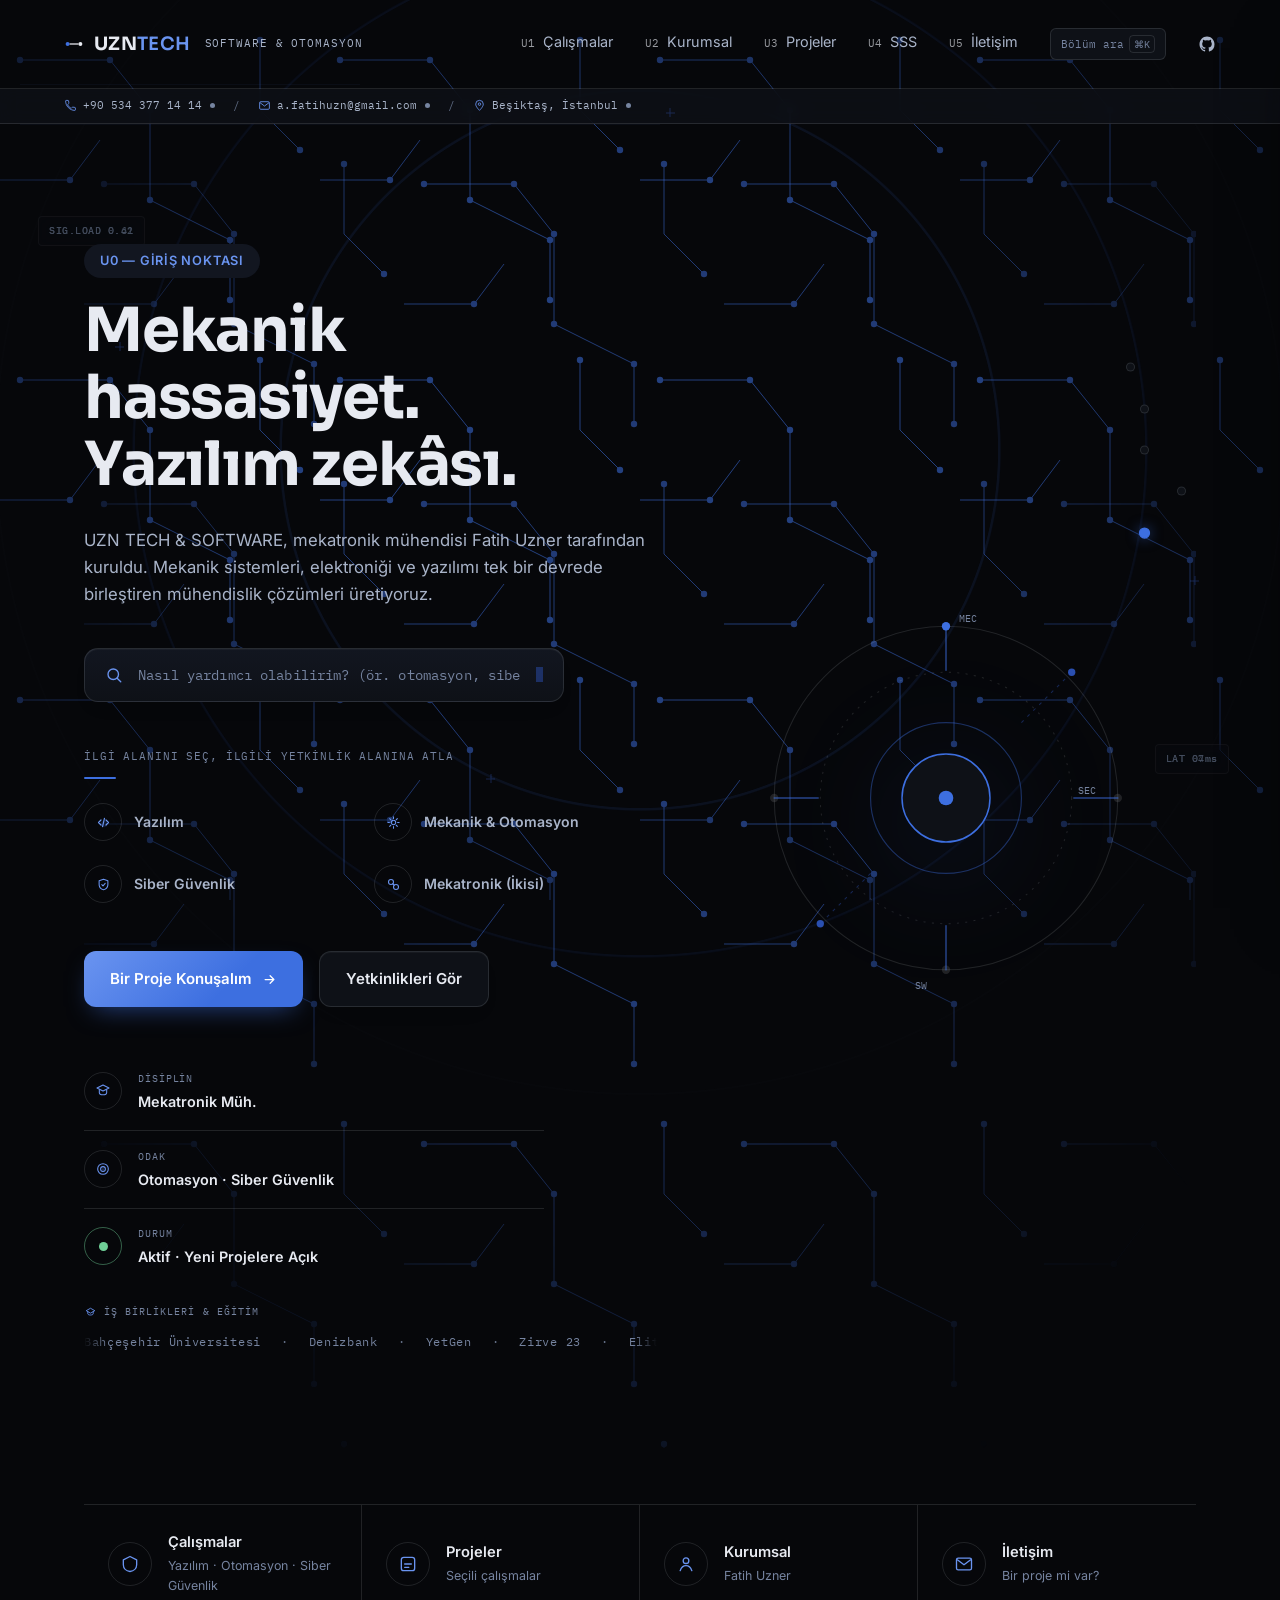
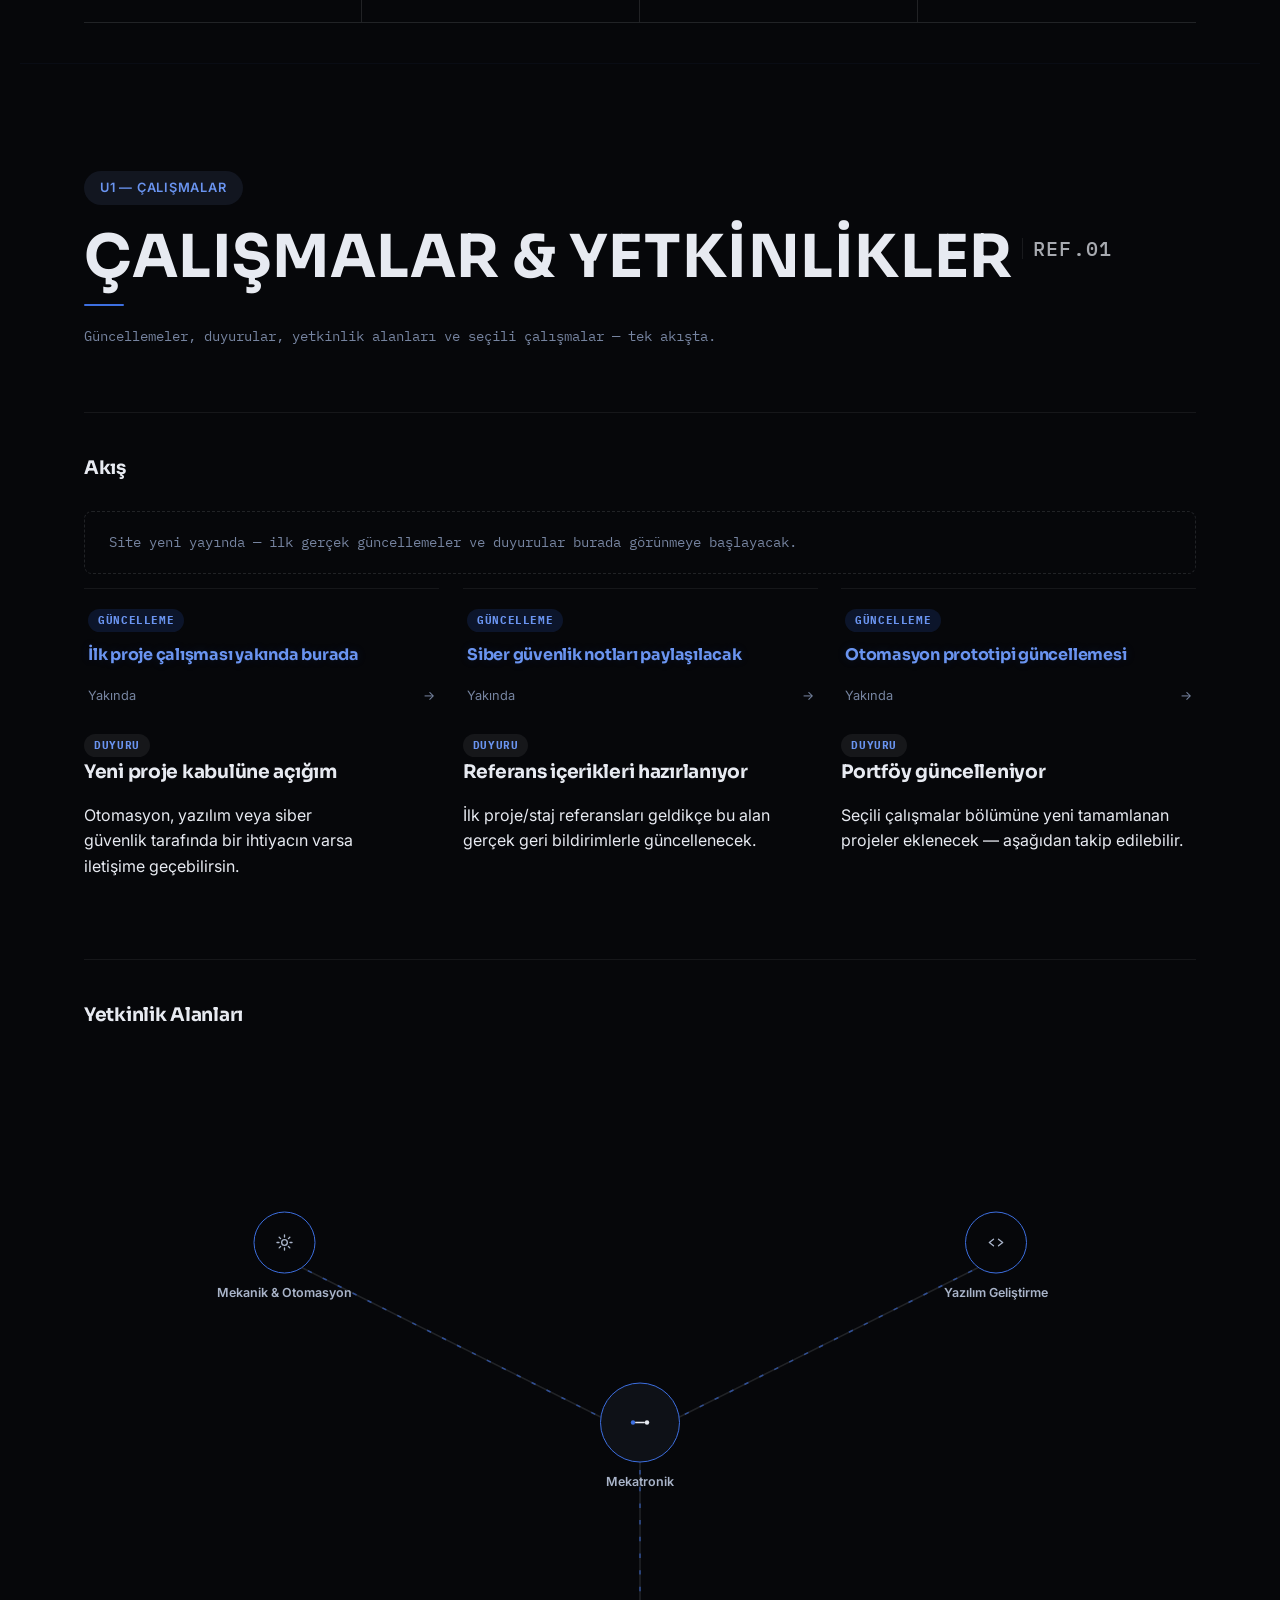
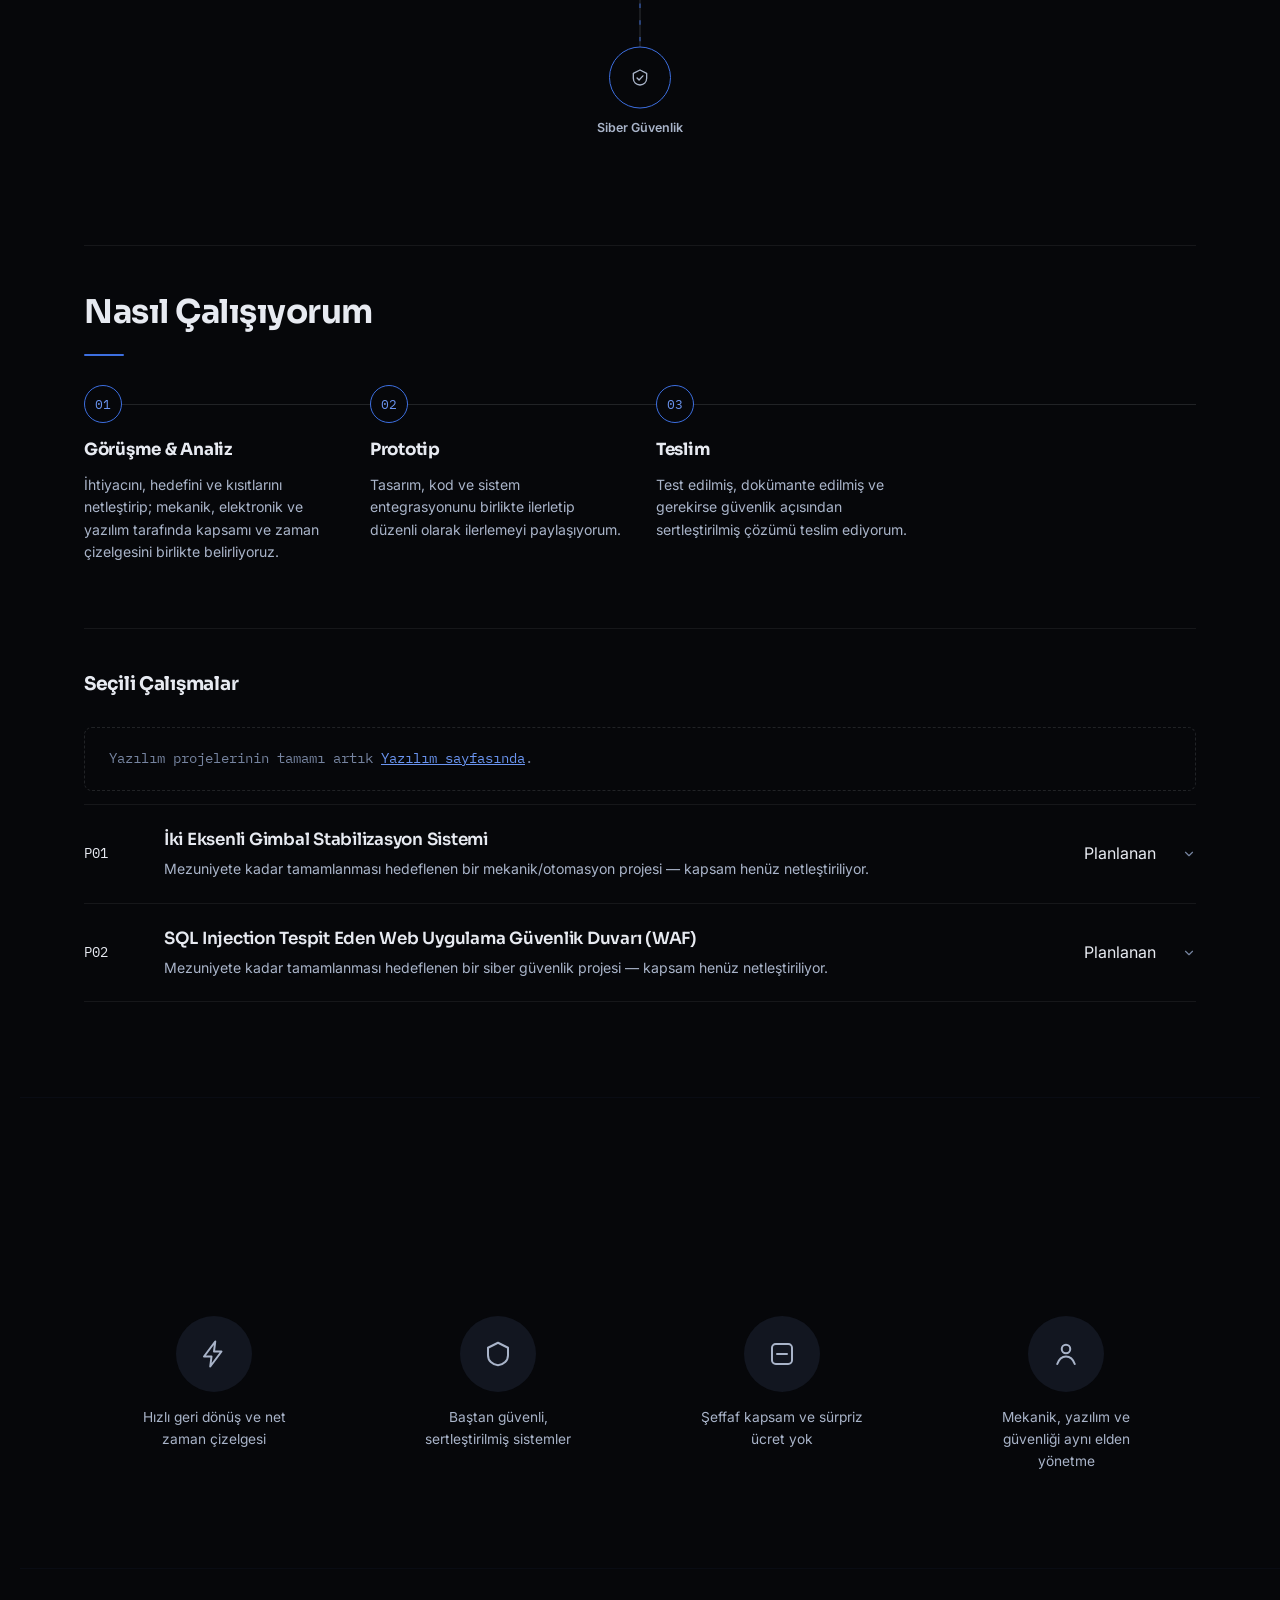
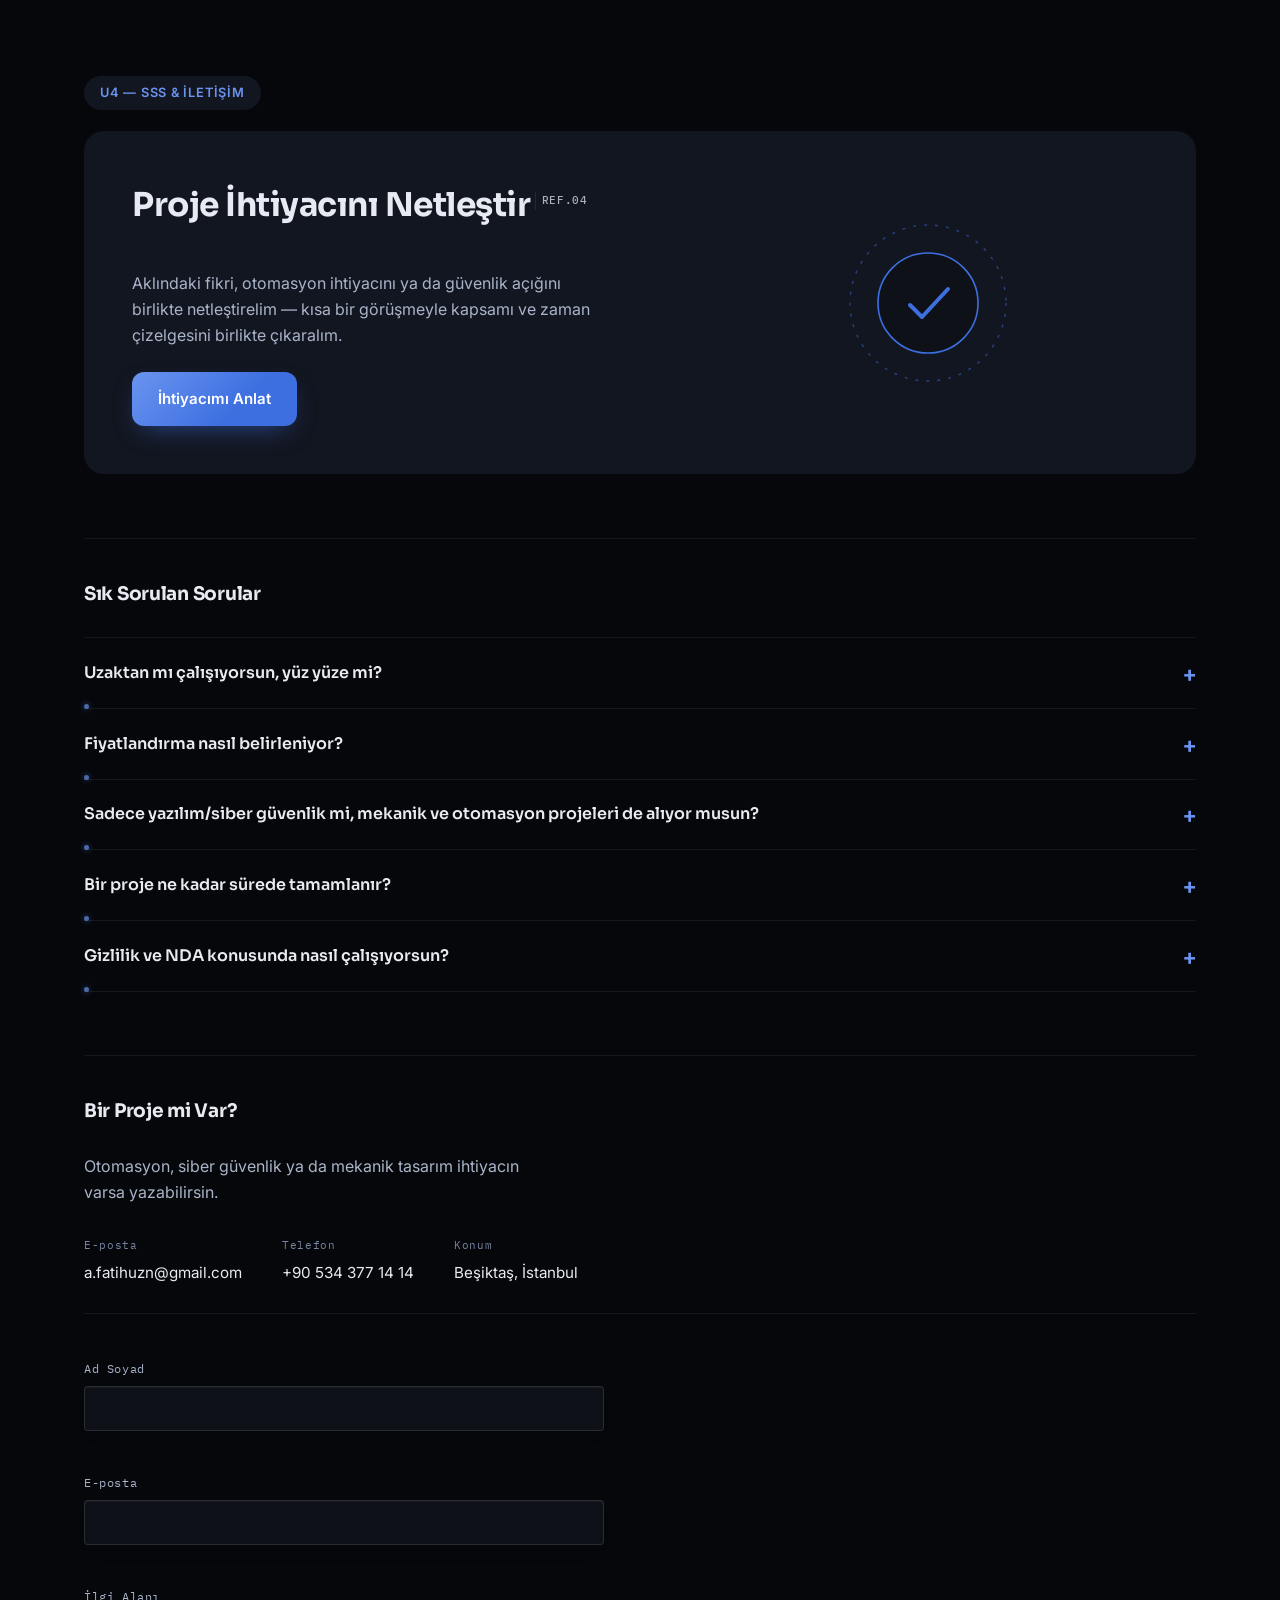
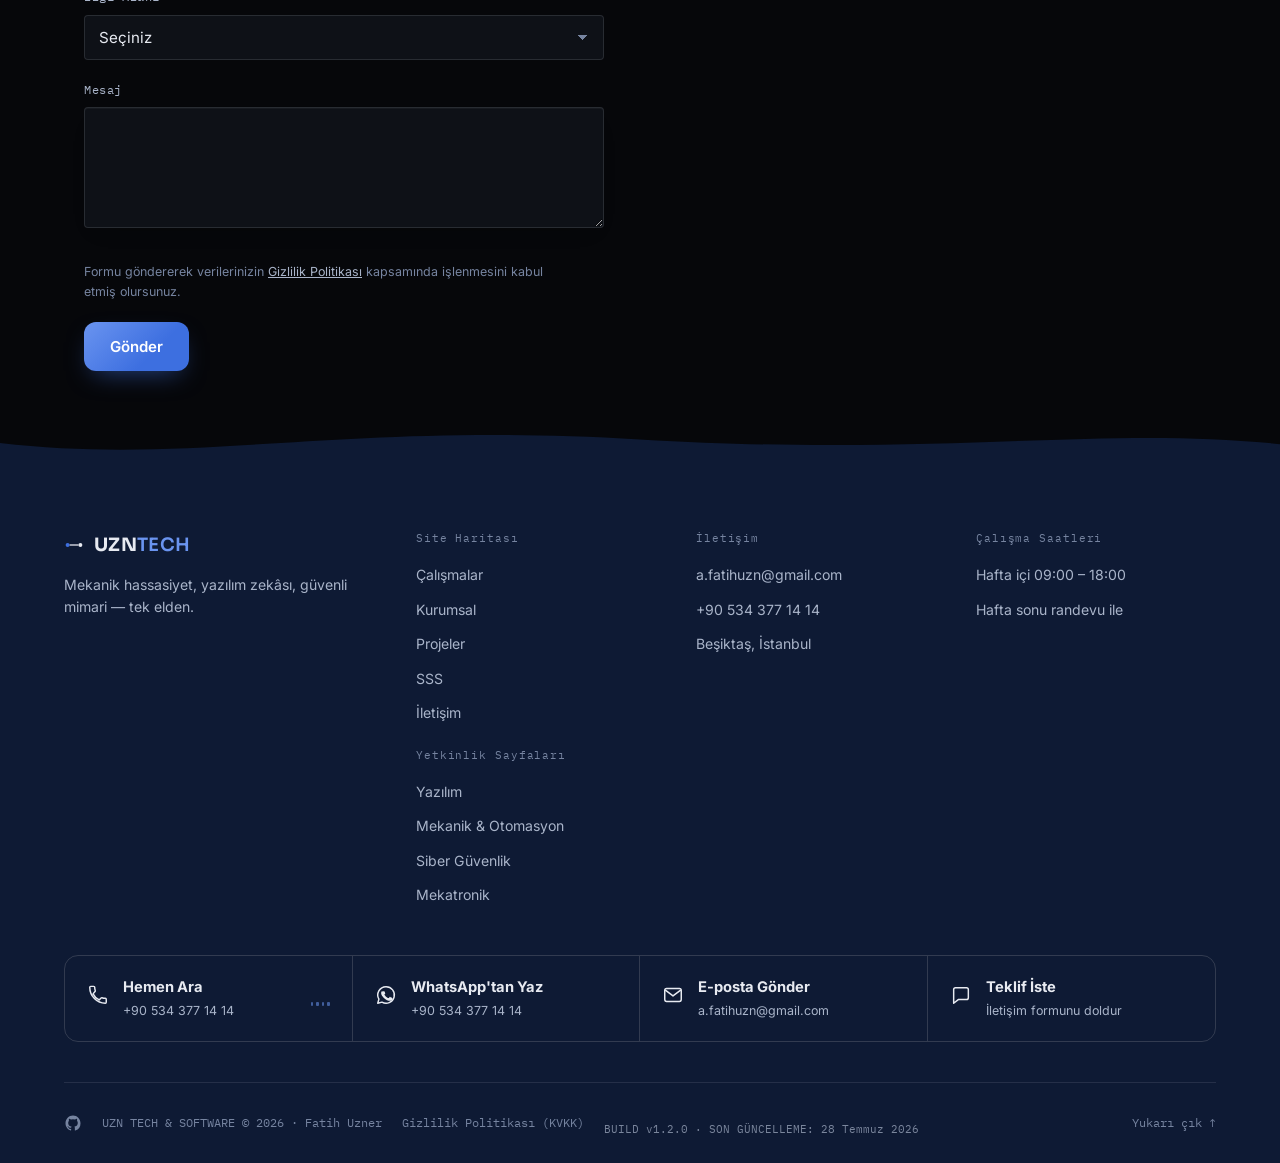
<file: index.html>
<!DOCTYPE html>
<html lang="tr">
<head>
<meta charset="UTF-8">
<meta name="viewport" content="width=device-width, initial-scale=1.0">
<title>UZN TECH &amp; SOFTWARE — Mekatronik Mühendisliği &amp; Siber Güvenlik</title>
<meta name="description" content="Fatih Uzner tarafından kurulan UZN TECH & SOFTWARE — mekatronik mühendisliği, otomasyon sistemleri, yazılım geliştirme ve siber güvenlik çözümleri.">

<!-- Favicon -->
<link rel="icon" type="image/svg+xml" href="favicon.svg">
<link rel="icon" type="image/png" sizes="32x32" href="favicon-32.png">
<link rel="apple-touch-icon" sizes="180x180" href="apple-touch-icon.png">
<link rel="icon" type="image/png" sizes="512x512" href="icon-512.png">
<link rel="canonical" href="https://fatihuzn.github.io/consulting/">
<link rel="manifest" href="manifest.json">
<meta name="theme-color" media="(prefers-color-scheme: light)" content="#3d6fe0">
<meta name="theme-color" media="(prefers-color-scheme: dark)" content="#06070a">

<!-- Open Graph / sosyal medya önizleme kartı -->
<meta property="og:type" content="website">
<meta property="og:site_name" content="UZN TECH & SOFTWARE">
<meta property="og:title" content="UZN TECH & SOFTWARE — Mekatronik Mühendisliği & Siber Güvenlik">
<meta property="og:description" content="Fatih Uzner tarafından kurulan UZN TECH & SOFTWARE — mekatronik mühendisliği, otomasyon sistemleri, yazılım geliştirme ve siber güvenlik çözümleri.">
<meta property="og:image" content="https://fatihuzn.github.io/consulting/og-image.png">
<meta property="og:image:width" content="1200">
<meta property="og:image:height" content="630">
<meta property="og:url" content="https://fatihuzn.github.io/consulting/">
<meta property="og:locale" content="tr_TR">

<!-- Twitter kartı -->
<meta name="twitter:card" content="summary_large_image">
<meta name="twitter:title" content="UZN TECH & SOFTWARE — Mekatronik Mühendisliği & Siber Güvenlik">
<meta name="twitter:description" content="Mekatronik mühendisliği, otomasyon, yazılım geliştirme ve siber güvenlik çözümleri.">
<meta name="twitter:image" content="https://fatihuzn.github.io/consulting/og-image.png">

<link rel="preconnect" href="https://fonts.googleapis.com">
<link rel="preconnect" href="https://fonts.gstatic.com" crossorigin>
<link href="https://fonts.googleapis.com/css2?family=Sora:wght@600;700;800&family=Inter:wght@400;600&family=IBM+Plex+Mono:wght@400;500&display=swap" rel="stylesheet">
<link rel="stylesheet" href="css/tokens.css">
<link rel="stylesheet" href="css/effects.css">
<link rel="stylesheet" href="css/header-nav.css">
<link rel="stylesheet" href="css/layout-hero.css">
<link rel="stylesheet" href="css/typography-components.css">
<link rel="stylesheet" href="css/home-sections.css">
<link rel="stylesheet" href="css/content-sections.css">
<link rel="stylesheet" href="css/contact-footer-pages.css">

<!-- Yapılandırılmış veri (JSON-LD) — arama motorlarının kim/ne olduğunu anlaması için -->
<script type="application/ld+json">
{
  "@context": "https://schema.org",
  "@type": "Person",
  "name": "Fatih Uzner",
  "url": "https://fatihuzn.github.io/consulting/",
  "jobTitle": "Mekatronik Mühendisliği Öğrencisi",
  "worksFor": {
    "@type": "Organization",
    "name": "UZN TECH & SOFTWARE"
  },
  "alumniOf": {
    "@type": "CollegeOrUniversity",
    "name": "Bahçeşehir Üniversitesi"
  },
  "knowsAbout": ["Mekatronik Mühendisliği", "Otomasyon Sistemleri", "Python", "C++", "Java", "Go", "Siber Güvenlik", "SolidWorks"],
  "address": {
    "@type": "PostalAddress",
    "addressLocality": "Beşiktaş, İstanbul",
    "addressCountry": "TR"
  },
  "email": "mailto:a.fatihuzn@gmail.com",
  "sameAs": [
    "https://github.com/FatihUzn"
  ]
}
</script>
<script type="application/ld+json">
{
  "@context": "https://schema.org",
  "@type": "ProfessionalService",
  "name": "UZN TECH & SOFTWARE",
  "url": "https://fatihuzn.github.io/consulting/",
  "image": "og-image.png",
  "description": "Mekatronik mühendisliği, otomasyon sistemleri, yazılım geliştirme ve siber güvenlik çözümleri.",
  "founder": {
    "@type": "Person",
    "name": "Fatih Uzner"
  },
  "areaServed": "TR",
  "address": {
    "@type": "PostalAddress",
    "addressLocality": "Beşiktaş, İstanbul",
    "addressCountry": "TR"
  },
  "email": "mailto:a.fatihuzn@gmail.com",
  "telephone": "+905343771414"
}
</script>
<script type="application/ld+json">
{
  "@context": "https://schema.org",
  "@type": "FAQPage",
  "mainEntity": [
    {
      "@type": "Question",
      "name": "Uzaktan mı çalışıyorsun, yüz yüze mi?",
      "acceptedAnswer": {
        "@type": "Answer",
        "text": "Çoğu proje uzaktan yürütülebiliyor — görüşme, ilerleme paylaşımı ve teslim dahil. Donanım/mekanik bir prototip gerektiren işlerde İstanbul içinde yüz yüze buluşmak da mümkün."
      }
    },
    {
      "@type": "Question",
      "name": "Fiyatlandırma nasıl belirleniyor?",
      "acceptedAnswer": {
        "@type": "Answer",
        "text": "Projenin kapsamına, süresine ve gereken uzmanlığa göre değişiyor. İlk görüşmeden sonra net bir kapsam ve fiyat teklifi paylaşıyorum, sürpriz ek ücret çıkmıyor."
      }
    },
    {
      "@type": "Question",
      "name": "Sadece yazılım/siber güvenlik mi, mekanik ve otomasyon projeleri de alıyor musun?",
      "acceptedAnswer": {
        "@type": "Answer",
        "text": "Hepsini alıyorum. Mekatronik mühendisliği geçmişim sayesinde mekanik tasarım, otomasyon, gömülü yazılım ve siber güvenliği aynı projede birlikte yürütebiliyorum."
      }
    },
    {
      "@type": "Question",
      "name": "Bir proje ne kadar sürede tamamlanır?",
      "acceptedAnswer": {
        "@type": "Answer",
        "text": "Küçük ölçekli bir otomasyon aracı ya da yazılım modülü genelde 1-3 hafta, mekanik tasarım içeren daha kapsamlı projeler birkaç ay sürebiliyor. Kapsam netleştikten sonra net bir zaman çizelgesi paylaşılıyor."
      }
    },
    {
      "@type": "Question",
      "name": "Gizlilik ve NDA konusunda nasıl çalışıyorsun?",
      "acceptedAnswer": {
        "@type": "Answer",
        "text": "Talep edilirse NDA imzalamaya açığım. Paylaşılan kod, veri ve dokümanlar proje dışında kullanılmıyor ya da paylaşılmıyor."
      }
    }
  ]
}
</script>
</head>
<body>

<a href="#top" class="skip-link">İçeriğe atla</a>

<div class="circuit-bg" aria-hidden="true"></div>
<div class="data-layers" aria-hidden="true">
  <div class="data-chip" style="top:24%;left:3%;">
    <span class="data-chip-line data-chip-line-a">SIG.LOAD 0.42</span>
    <span class="data-chip-line data-chip-line-b">SIG.LOAD 0.61</span>
  </div>
  <div class="data-chip" style="bottom:14%;right:4%;">
    <span class="data-chip-line data-chip-line-a">LAT 04ms</span>
    <span class="data-chip-line data-chip-line-b">LAT 07ms</span>
  </div>
</div>
<div class="vector-nodes" aria-hidden="true">
  <span class="vector-node" style="top:38%;left:9%;"></span>
  <span class="vector-node" style="top:64%;left:93%;animation-delay:2.4s;"></span>
  <span class="vector-node" style="top:12%;left:52%;animation-delay:5.1s;"></span>
  <span class="vector-node" style="top:86%;left:38%;animation-delay:7.8s;"></span>
</div>
<div class="cursor-spotlight" aria-hidden="true"></div>

<header class="site-header">
  <a href="#top" class="logo">
    <svg class="logo-icon" width="20" height="20" viewBox="0 0 22 22" aria-hidden="true">
      <circle cx="4" cy="11" r="2.2" fill="var(--accent)"/>
      <line x1="6.2" y1="11" x2="15.8" y2="11" stroke="var(--signal)" stroke-width="1.4"/>
      <circle cx="18" cy="11" r="2.2" fill="var(--signal)"/>
    </svg>
    <span class="logo-mark">UZN<span class="logo-amp">TECH</span></span><span class="logo-sub">SOFTWARE &amp; OTOMASYON</span>
  </a>

  <div class="header-right">
    <nav class="site-nav">
      <a href="#hizmetler"><span class="ref sensor-fade">U1</span> Çalışmalar</a>
      <a href="kurumsal.html"><span class="ref sensor-fade">U2</span> Kurumsal</a>
      <a href="#projeler"><span class="ref sensor-fade">U3</span> Projeler</a>
      <a href="#sss"><span class="ref sensor-fade">U4</span> SSS</a>
      <a href="#iletisim"><span class="ref sensor-fade">U5</span> İletişim</a>
    </nav>
    <button type="button" class="cmdk-trigger" id="cmdkTrigger" aria-label="Hızlı gezinme (Ctrl/Cmd+K)">
      <span>Bölüm ara</span><kbd>⌘K</kbd>
    </button>
    <div class="social-links">
      <a href="https://github.com/FatihUzn" target="_blank" rel="noopener" aria-label="GitHub">
        <svg width="18" height="18" viewBox="0 0 24 24" fill="none" aria-hidden="true"><path d="M12 2C6.48 2 2 6.58 2 12.25c0 4.53 2.87 8.37 6.84 9.73.5.09.68-.22.68-.49 0-.24-.01-.88-.01-1.72-2.78.62-3.37-1.37-3.37-1.37-.46-1.19-1.11-1.51-1.11-1.51-.91-.64.07-.62.07-.62 1 .07 1.53 1.05 1.53 1.05.89 1.56 2.34 1.11 2.91.85.09-.66.35-1.11.63-1.37-2.22-.26-4.56-1.13-4.56-5.02 0-1.11.39-2.02 1.03-2.73-.1-.26-.45-1.3.1-2.71 0 0 .84-.27 2.75 1.05a9.3 9.3 0 0 1 5 0c1.91-1.32 2.75-1.05 2.75-1.05.55 1.41.2 2.45.1 2.71.64.71 1.03 1.62 1.03 2.73 0 3.9-2.34 4.76-4.57 5.01.36.32.68.94.68 1.9 0 1.37-.01 2.47-.01 2.81 0 .27.18.59.69.49A10.26 10.26 0 0 0 22 12.25C22 6.58 17.52 2 12 2Z" fill="currentColor"/></svg>
      </a>
      <!-- LinkedIn: gerçek profil adresi belli olunca bu yorum işaretlerini kaldır
      <a href="https://linkedin.com/in/KULLANICI_ADIN" target="_blank" rel="noopener" aria-label="LinkedIn">
        <svg width="18" height="18" viewBox="0 0 24 24" fill="none" aria-hidden="true"><path d="M6.94 5a1.94 1.94 0 1 1-3.88 0 1.94 1.94 0 0 1 3.88 0ZM3.4 8.75h3.1V21H3.4V8.75Zm6.02 0h2.97v1.68h.04c.41-.78 1.42-1.6 2.93-1.6 3.13 0 3.71 2.06 3.71 4.74V21h-3.1v-5.75c0-1.37-.02-3.13-1.91-3.13-1.91 0-2.2 1.49-2.2 3.03V21h-3.1V8.75Z" fill="currentColor"/></svg>
      </a>
      -->
    </div>
    <!-- CV: PDF assets/cv/Fatih-Uzner-CV.pdf olarak eklenince bu yorum işaretlerini kaldır
    <a href="assets/cv/Fatih-Uzner-CV.pdf" class="btn btn-ghost btn-cv" download>CV İndir</a>
    -->
  </div>

  <button class="menu-toggle" id="menuToggle" aria-label="Menüyü aç" aria-expanded="false" aria-controls="mobileNav">
    <span></span><span></span><span></span>
  </button>
</header>

<div class="mobile-nav" id="mobileNav">
  <nav>
    <a href="#hizmetler"><span class="ref sensor-fade">U1</span> Çalışmalar</a>
    <a href="kurumsal.html"><span class="ref sensor-fade">U2</span> Kurumsal</a>
    <a href="#projeler"><span class="ref sensor-fade">U3</span> Projeler</a>
    <a href="#sss"><span class="ref sensor-fade">U4</span> SSS</a>
    <a href="#iletisim"><span class="ref sensor-fade">U5</span> İletişim</a>
  </nav>
  <div class="social-links">
    <a href="https://github.com/FatihUzn" target="_blank" rel="noopener" aria-label="GitHub">
      <svg width="20" height="20" viewBox="0 0 24 24" fill="none" aria-hidden="true"><path d="M12 2C6.48 2 2 6.58 2 12.25c0 4.53 2.87 8.37 6.84 9.73.5.09.68-.22.68-.49 0-.24-.01-.88-.01-1.72-2.78.62-3.37-1.37-3.37-1.37-.46-1.19-1.11-1.51-1.11-1.51-.91-.64.07-.62.07-.62 1 .07 1.53 1.05 1.53 1.05.89 1.56 2.34 1.11 2.91.85.09-.66.35-1.11.63-1.37-2.22-.26-4.56-1.13-4.56-5.02 0-1.11.39-2.02 1.03-2.73-.1-.26-.45-1.3.1-2.71 0 0 .84-.27 2.75 1.05a9.3 9.3 0 0 1 5 0c1.91-1.32 2.75-1.05 2.75-1.05.55 1.41.2 2.45.1 2.71.64.71 1.03 1.62 1.03 2.73 0 3.9-2.34 4.76-4.57 5.01.36.32.68.94.68 1.9 0 1.37-.01 2.47-.01 2.81 0 .27.18.59.69.49A10.26 10.26 0 0 0 22 12.25C22 6.58 17.52 2 12 2Z" fill="currentColor"/></svg>
      <span>GitHub</span>
    </a>
    <!-- LinkedIn: gerçek profil adresi belli olunca bu yorum işaretlerini kaldır
    <a href="https://linkedin.com/in/KULLANICI_ADIN" target="_blank" rel="noopener" aria-label="LinkedIn">
      <svg width="20" height="20" viewBox="0 0 24 24" fill="none" aria-hidden="true"><path d="M6.94 5a1.94 1.94 0 1 1-3.88 0 1.94 1.94 0 0 1 3.88 0ZM3.4 8.75h3.1V21H3.4V8.75Zm6.02 0h2.97v1.68h.04c.41-.78 1.42-1.6 2.93-1.6 3.13 0 3.71 2.06 3.71 4.74V21h-3.1v-5.75c0-1.37-.02-3.13-1.91-3.13-1.91 0-2.2 1.49-2.2 3.03V21h-3.1V8.75Z" fill="currentColor"/></svg>
      <span>LinkedIn</span>
    </a>
    -->
  </div>
  <!-- CV: PDF assets/cv/Fatih-Uzner-CV.pdf olarak eklenince bu yorum işaretlerini kaldır
  <a href="assets/cv/Fatih-Uzner-CV.pdf" class="btn btn-primary" download>CV İndir</a>
  -->
</div>
<div class="mobile-nav-backdrop" id="mobileNavBackdrop"></div>

<!-- YANDAN HIZLI ERİŞİM — geri bildirimdeki "yandan sekmeler olsa" isteğine
     hafif bir çözüm: sayfayı kaydırırken üstteki nav'a dönmeden bölümler
     arası atlamayı sağlayan sabit bir ray. Sadece geniş ekranlarda görünür
     (bkz. style.css media query) — dar ekranda zaten hamburger menü var,
     üst üste binme olmasın diye. Aktif bölüm IntersectionObserver ile
     işaretleniyor; JS yoksa ray hiç render edilmez, sayfa etkilenmez. -->
<nav class="side-rail" id="sideRail" aria-label="Hızlı bölüm erişimi">
  <a href="#hizmetler" data-target="hizmetler"><span class="side-rail-dot"></span><span class="side-rail-label">U1 Çalışmalar</span></a>
  <a href="kurumsal.html"><span class="side-rail-dot"></span><span class="side-rail-label">U2 Kurumsal</span></a>
  <a href="#projeler" data-target="projeler"><span class="side-rail-dot"></span><span class="side-rail-label">U3 Projeler</span></a>
  <a href="#sss" data-target="sss"><span class="side-rail-dot"></span><span class="side-rail-label">U4 SSS</span></a>
  <a href="#iletisim" data-target="iletisim"><span class="side-rail-dot"></span><span class="side-rail-label">U5 İletişim</span></a>
</nav>

<!-- YUKARI DÖN — geri bildirimdeki "bir yere tıklayınca aşağı gidiyor,
     tekrar yukarı kaydırmam gerekiyor" sorununa doğrudan yanıt: belli bir
     kaydırma mesafesinden sonra beliren, tek tıkla başa dönen sabit buton. -->
<button type="button" class="back-to-top" id="backToTop" aria-label="Sayfa başına dön">
  <svg width="18" height="18" viewBox="0 0 24 24" fill="none" aria-hidden="true"><path d="M12 19V5M12 5l-6 6M12 5l6 6" stroke="currentColor" stroke-width="1.8" stroke-linecap="round" stroke-linejoin="round"/></svg>
</button>


<div class="telemetry-strip" aria-label="Hızlı iletişim">
  <div class="telemetry-track">
    <a href="tel:+905343771414" class="telemetry-item">
      <svg class="telemetry-icon" viewBox="0 0 24 24" fill="none" aria-hidden="true"><path d="M6.6 10.8c1.4 2.8 3.8 5.2 6.6 6.6l2.2-2.2c.3-.3.7-.4 1-.2 1.1.4 2.3.6 3.6.6.6 0 1 .4 1 1V20c0 .6-.4 1-1 1C10.8 21 3 13.2 3 3.6c0-.6.4-1 1-1h3.4c.6 0 1 .4 1 1 0 1.3.2 2.5.6 3.6.1.4 0 .8-.3 1L6.6 10.8Z" stroke="currentColor" stroke-width="1.6" stroke-linejoin="round"/></svg>
      <span class="telemetry-val">+90 534 377 14 14</span><span class="ping-dot" aria-hidden="true"></span>
    </a>
    <span class="telemetry-sep" aria-hidden="true">/</span>
    <a href="mailto:a.fatihuzn@gmail.com" class="telemetry-item">
      <svg class="telemetry-icon" viewBox="0 0 24 24" fill="none" aria-hidden="true"><rect x="3" y="5" width="18" height="14" rx="2" stroke="currentColor" stroke-width="1.6"/><path d="m4 7 8 6 8-6" stroke="currentColor" stroke-width="1.6" stroke-linecap="round" stroke-linejoin="round"/></svg>
      <span class="telemetry-val">a.fatihuzn@gmail.com</span><span class="ping-dot" aria-hidden="true" style="animation-delay:2s;"></span>
    </a>
    <span class="telemetry-sep" aria-hidden="true">/</span>
    <span class="telemetry-item">
      <svg class="telemetry-icon" viewBox="0 0 24 24" fill="none" aria-hidden="true"><path d="M12 21s7-6.5 7-11.5A7 7 0 0 0 5 9.5C5 14.5 12 21 12 21Z" stroke="currentColor" stroke-width="1.6" stroke-linejoin="round"/><circle cx="12" cy="9.5" r="2.3" stroke="currentColor" stroke-width="1.6"/></svg>
      <span class="telemetry-val">Beşiktaş, İstanbul</span><span class="ping-dot" aria-hidden="true" style="animation-delay:4s;"></span>
    </span>
  </div>
</div>

<main id="top" tabindex="-1">
  <!-- HERO -->
  <section class="hero" id="hero">
    <div class="hero-node-bg" aria-hidden="true"></div>
    <div class="hero-text">
      <p class="boot-line" id="bootLine" aria-hidden="true">&nbsp;</p>
      <p class="eyebrow"><span class="node-motif"><span></span></span>U0 — GİRİŞ NOKTASI</p>
      <h1 id="heroTitle">
        <span class="visually-hidden">Mekanik hassasiyet. Yazılım zekâsı.</span>
        <span aria-hidden="true"><span class="decrypt-line">Mekanik hassasiyet.</span><br><span class="decrypt-line">Yazılım zekâsı.</span></span>
      </h1>
      <p class="hero-lede">
        UZN TECH &amp; SOFTWARE, mekatronik mühendisi Fatih Uzner tarafından kuruldu.
        Mekanik sistemleri, elektroniği ve yazılımı tek bir devrede birleştiren
        mühendislik çözümleri üretiyoruz.
      </p>
      <div class="hero-search">
        <span class="hero-search-scan" aria-hidden="true"></span>
        <svg width="18" height="18" viewBox="0 0 24 24" fill="none" aria-hidden="true"><circle cx="11" cy="11" r="7" stroke="currentColor" stroke-width="1.8"/><line x1="16.2" y1="16.2" x2="21" y2="21" stroke="currentColor" stroke-width="1.8" stroke-linecap="round"/></svg>
        <input type="text" id="heroSearchInput" placeholder="Nasıl yardımcı olabilirim? (ör. otomasyon, siber güvenlik...)" aria-label="Site içinde ara — sonuçlar hızlı gezinme panelinde açılır">
        <span class="hero-search-cursor" aria-hidden="true"></span>
      </div>

      <div class="track-select">
        <p class="track-select-label">İlgi alanını seç, ilgili yetkinlik alanına atla</p>
        <div class="track-switch" role="group" aria-label="Yetkinlik alanına git">
          <a href="yazilim.html" class="track-btn">
            <span class="track-btn-icon" aria-hidden="true"><svg width="15" height="15" viewBox="0 0 24 24" fill="none"><path d="m8 8-4 4 4 4M16 8l4 4-4 4M13.5 5.5l-3 13" stroke="currentColor" stroke-width="1.9" stroke-linecap="round" stroke-linejoin="round"/></svg></span>
            <span class="track-btn-text">Yazılım</span>
          </a>
          <a href="mekanik-otomasyon.html" class="track-btn">
            <span class="track-btn-icon" aria-hidden="true"><svg width="15" height="15" viewBox="0 0 24 24" fill="none"><path d="M12 8.5a3.5 3.5 0 1 0 0 7 3.5 3.5 0 0 0 0-7Z" stroke="currentColor" stroke-width="1.7"/><path d="M12 3v2.4M12 18.6V21M21 12h-2.4M5.4 12H3M18.1 5.9l-1.7 1.7M7.6 16.4l-1.7 1.7M18.1 18.1l-1.7-1.7M7.6 7.6 5.9 5.9" stroke="currentColor" stroke-width="1.7" stroke-linecap="round"/></svg></span>
            <span class="track-btn-text">Mekanik &amp; Otomasyon</span>
          </a>
          <a href="siber-guvenlik.html" class="track-btn">
            <span class="track-btn-icon" aria-hidden="true"><svg width="15" height="15" viewBox="0 0 24 24" fill="none"><path d="M12 3.5 5 6v5.5c0 4.6 3 7.9 7 9 4-1.1 7-4.4 7-9V6l-7-2.5Z" stroke="currentColor" stroke-width="1.7" stroke-linejoin="round"/><path d="m9.3 12.3 1.9 1.9 3.5-3.9" stroke="currentColor" stroke-width="1.7" stroke-linecap="round" stroke-linejoin="round"/></svg></span>
            <span class="track-btn-text">Siber Güvenlik</span>
          </a>
          <a href="mekatronik.html" class="track-btn">
            <span class="track-btn-icon" aria-hidden="true"><svg width="15" height="15" viewBox="0 0 24 24" fill="none"><circle cx="8" cy="8" r="4" stroke="currentColor" stroke-width="1.7"/><circle cx="16" cy="16" r="4" stroke="currentColor" stroke-width="1.7"/><path d="M10.8 10.8 13.2 13.2" stroke="currentColor" stroke-width="1.7" stroke-linecap="round"/></svg></span>
            <span class="track-btn-text">Mekatronik (İkisi)</span>
          </a>
        </div>
      </div>
      <div class="hero-actions">
        <a href="#iletisim" class="btn btn-primary magnetic">
          <span class="btn-label">Bir Proje Konuşalım</span>
          <svg class="btn-arrow" width="15" height="15" viewBox="0 0 24 24" fill="none" aria-hidden="true"><path d="M5 12h13M13 6l6 6-6 6" stroke="currentColor" stroke-width="2" stroke-linecap="round" stroke-linejoin="round"/></svg>
        </a>
        <a href="#hizmetler" class="btn btn-ghost">Yetkinlikleri Gör</a>
      </div>
      <div class="hero-specs">
        <div class="spec">
          <span class="spec-icon" aria-hidden="true"><svg width="16" height="16" viewBox="0 0 24 24" fill="none"><path d="M12 3 3 7.5 12 12l9-4.5L12 3Z" stroke="currentColor" stroke-width="1.6" stroke-linejoin="round"/><path d="M6.5 10v4.5c0 1.4 2.5 3 5.5 3s5.5-1.6 5.5-3V10" stroke="currentColor" stroke-width="1.6" stroke-linecap="round" stroke-linejoin="round"/></svg></span>
          <span class="spec-body"><span class="spec-label">DİSİPLİN</span><span class="spec-val">Mekatronik Müh.</span></span>
        </div>
        <div class="spec">
          <span class="spec-icon" aria-hidden="true"><svg width="16" height="16" viewBox="0 0 24 24" fill="none"><circle cx="12" cy="12" r="8" stroke="currentColor" stroke-width="1.6"/><circle cx="12" cy="12" r="3.6" stroke="currentColor" stroke-width="1.6"/><circle cx="12" cy="12" r="0.9" fill="currentColor"/></svg></span>
          <span class="spec-body"><span class="spec-label">ODAK</span><span class="spec-val">Otomasyon · Siber Güvenlik</span></span>
        </div>
        <div class="spec">
          <span class="spec-icon spec-icon-live" aria-hidden="true"><span class="pulse-dot"></span></span>
          <span class="spec-body"><span class="spec-label">DURUM</span><span class="spec-val">Aktif · Yeni Projelere Açık</span></span>
        </div>
      </div>
      <div class="credentials-panel">
        <p class="credentials-strip-label"><svg width="13" height="13" viewBox="0 0 24 24" fill="none" aria-hidden="true"><path d="M4 10.5 12 6l8 4.5-8 4.5-8-4.5Z" stroke="currentColor" stroke-width="1.6" stroke-linejoin="round"/><path d="M7 12.3v4c0 1 2.2 2.2 5 2.2s5-1.2 5-2.2v-4" stroke="currentColor" stroke-width="1.6" stroke-linecap="round" stroke-linejoin="round"/></svg>İş Birlikleri &amp; Eğitim</p>
        <div class="credentials-strip" aria-label="İş birlikleri ve eğitim kurumları">
          <div class="credentials-track">
            <span class="credentials-set">
              <span>Bahçeşehir Üniversitesi</span><span class="credentials-dot" aria-hidden="true">·</span>
              <span>Denizbank</span><span class="credentials-dot" aria-hidden="true">·</span>
              <span>YetGen</span><span class="credentials-dot" aria-hidden="true">·</span>
              <span>Zirve 23</span><span class="credentials-dot" aria-hidden="true">·</span>
              <span>Elite Case</span><span class="credentials-dot" aria-hidden="true">·</span>
            </span>
            <span class="credentials-set" aria-hidden="true">
              <span>Bahçeşehir Üniversitesi</span><span class="credentials-dot" aria-hidden="true">·</span>
              <span>Denizbank</span><span class="credentials-dot" aria-hidden="true">·</span>
              <span>YetGen</span><span class="credentials-dot" aria-hidden="true">·</span>
              <span>Zirve 23</span><span class="credentials-dot" aria-hidden="true">·</span>
              <span>Elite Case</span><span class="credentials-dot" aria-hidden="true">·</span>
            </span>
          </div>
        </div>
      </div>
    </div>

    <div class="hero-visual tilt" aria-hidden="true">
      <svg viewBox="0 0 420 420" fill="none">
        <g class="hud-ring-outer">
          <circle cx="210" cy="210" r="164" stroke="var(--line)" stroke-width="1"/>
          <circle cx="210" cy="46" r="4" fill="var(--accent)"/>
          <circle cx="374" cy="210" r="4" fill="var(--line)"/>
          <circle cx="210" cy="374" r="4" fill="var(--line)"/>
          <circle cx="46" cy="210" r="4" fill="var(--line)"/>
        </g>
        <circle cx="210" cy="210" r="120" stroke="var(--line)" stroke-width="1" stroke-dasharray="2 6"/>
        <g class="hud-ring-dashed">
          <circle cx="210" cy="210" r="72" stroke="var(--accent)" stroke-width="1.1" opacity="0.4"/>
          <path d="M282 138 L330 90" stroke="var(--accent-2)" stroke-width="1" stroke-dasharray="3 5" opacity="0.45"/>
          <path d="M138 282 L90 330" stroke="var(--accent-2)" stroke-width="1" stroke-dasharray="3 5" opacity="0.45"/>
          <circle cx="330" cy="90" r="3.5" fill="var(--accent-2)"/>
          <circle cx="90" cy="330" r="3.5" fill="var(--accent-2)"/>
        </g>

        <g stroke="var(--accent)" stroke-width="1.4" stroke-linecap="round" opacity="0.6">
          <line x1="210" y1="46" x2="210" y2="88"/>
          <line x1="210" y1="332" x2="210" y2="374"/>
          <line x1="46" y1="210" x2="88" y2="210"/>
          <line x1="332" y1="210" x2="374" y2="210"/>
        </g>

        <g class="hud-core">
          <circle cx="210" cy="210" r="42" fill="var(--bg-panel)" stroke="var(--accent)" stroke-width="1.4"/>
          <circle cx="210" cy="210" r="7" fill="var(--accent)"/>
        </g>

        <g font-family="var(--font-mono)" font-size="10" fill="var(--text-faint)">
          <text x="222" y="42">MEC</text>
          <text x="336" y="206">SEC</text>
          <text x="180" y="392">SW</text>
        </g>
      </svg>
    </div>
  </section>

  <!-- QUICK TILES — hero'nun altına taşan hızlı erişim şeridi (Buski'nin
       Abonelik/Altyapı/Su/Diğer kart şeridiyle aynı yerleşim) -->
  <nav class="quick-tiles" aria-label="Hızlı erişim">
    <a href="#hizmetler" class="quick-tile">
      <span class="quick-tile-icon"><svg width="20" height="20" viewBox="0 0 24 24" fill="none" aria-hidden="true"><path d="M12 3 4 7v6c0 4.4 3.4 7.5 8 8 4.6-.5 8-3.6 8-8V7l-8-4Z" stroke="currentColor" stroke-width="1.6" stroke-linejoin="round"/></svg></span>
      <span><span class="quick-tile-title">Çalışmalar</span><span class="quick-tile-sub">Yazılım · Otomasyon · Siber Güvenlik</span></span>
    </a>
    <a href="#projeler" class="quick-tile">
      <span class="quick-tile-icon"><svg width="20" height="20" viewBox="0 0 24 24" fill="none" aria-hidden="true"><rect x="4" y="4" width="16" height="16" rx="3" stroke="currentColor" stroke-width="1.6"/><path d="M8 12h8M8 16h5" stroke="currentColor" stroke-width="1.6" stroke-linecap="round"/></svg></span>
      <span><span class="quick-tile-title">Projeler</span><span class="quick-tile-sub">Seçili çalışmalar</span></span>
    </a>
    <a href="kurumsal.html" class="quick-tile">
      <span class="quick-tile-icon"><svg width="20" height="20" viewBox="0 0 24 24" fill="none" aria-hidden="true"><circle cx="12" cy="8" r="3.4" stroke="currentColor" stroke-width="1.6"/><path d="M5 20c1.4-4 4-6 7-6s5.6 2 7 6" stroke="currentColor" stroke-width="1.6" stroke-linecap="round"/></svg></span>
      <span><span class="quick-tile-title">Kurumsal</span><span class="quick-tile-sub">Fatih Uzner</span></span>
    </a>
    <a href="#iletisim" class="quick-tile">
      <span class="quick-tile-icon"><svg width="20" height="20" viewBox="0 0 24 24" fill="none" aria-hidden="true"><rect x="3" y="5" width="18" height="14" rx="2" stroke="currentColor" stroke-width="1.6"/><path d="m4 7 8 6 8-6" stroke="currentColor" stroke-width="1.6" stroke-linecap="round" stroke-linejoin="round"/></svg></span>
      <span><span class="quick-tile-title">İletişim</span><span class="quick-tile-sub">Bir proje mi var?</span></span>
    </a>
  </nav>

  <!-- SINGLE STAT CIRCLE — v20: kaldırıldı, kurumsal.html'e taşındı
       (kullanıcı kararı: eğitim ilerlemesi göstergesi U2 Kurumsal'da,
       hemen üstündeki stat-band ile aynı yerde dursun). -->

  <!-- SERVICES — FAZ 2: Şematik Bağlantılar + Ağ Topolojisi Haritası.
       Kutulu feature-block düzeni yerine, sayfanın diğer yerlerindeki
       hud-ambient düğümleriyle aynı dilde konuşan bir ağ topolojisi:
       merkezde "Mekatronik" hub düğümü, çevresinde üç yetkinlik alanı
       düğümü, ince şematik hatlarla hub'a bağlı. Her düğüm native
       <details>/<summary> — JS olmadan da açılır/kapanır, klavye ve
       ekran okuyucuyla tam erişilebilir. Tıklanınca içerik ayrı bir
       kutu açmıyor, düğümün olduğu yerden büyüyor. Hatlar üzerindeki
       kesikli çizgi + akış animasyonu "sinyal" hissi veriyor. Track
       filtresiyle (hero'daki Yazılım/Mekanik/Siber butonları)
       uyumlu çalışması için her uç düğüm ve ona bağlı hat aynı
       data-track değerini taşıyor. Mobilde (≤700px) harita yerine
       dikey, üst-çizgili bir listeye düşer (bkz. style.css sonundaki
       media query — Faz 1'deki duyuru/service/update ile aynı dil). -->
  <section class="section" id="hizmetler">
    <p class="eyebrow"><span class="node-motif"><span></span></span>U1 — ÇALIŞMALAR</p>
    <h2 class="kinetic-heading">Çalışmalar &amp; Yetkinlikler<span class="heading-ref" aria-hidden="true">REF.01</span></h2>
    <p class="section-note">Güncellemeler, duyurular, yetkinlik alanları ve seçili çalışmalar — tek akışta.</p>

    <!-- FEED — kullanıcı kararıyla Güncellemeler + Duyurular tek blog-tarzı
         akışta birleştirildi (eskiden ayrı iki bölümdü, REF.01/REF.02).
         Her kart .feed-kind rozetiyle türünü (Güncelleme/Duyuru)
         etiketliyor; ikisi de aynı grid'de karışık akıyor. Gerçek
         içerik geldiğinde kartlar birebir değiştirilebilir. -->
    <h3 class="subsection-heading">Akış</h3>
    <p class="section-placeholder-note">Site yeni yayında — ilk gerçek güncellemeler ve duyurular burada görünmeye başlayacak.</p>
    <div class="update-grid feed-grid">
      <a href="#projeler" class="update-card magnet-settle">
        <span class="feed-kind">Güncelleme</span>
        <div class="update-body">
          <h3>İlk proje çalışması yakında burada</h3>
          <div class="update-meta"><span>Yakında</span><span>→</span></div>
        </div>
      </a>
      <a href="#projeler" class="update-card magnet-settle">
        <span class="feed-kind">Güncelleme</span>
        <div class="update-body">
          <h3>Siber güvenlik notları paylaşılacak</h3>
          <div class="update-meta"><span>Yakında</span><span>→</span></div>
        </div>
      </a>
      <a href="#projeler" class="update-card magnet-settle">
        <span class="feed-kind">Güncelleme</span>
        <div class="update-body">
          <h3>Otomasyon prototipi güncellemesi</h3>
          <div class="update-meta"><span>Yakında</span><span>→</span></div>
        </div>
      </a>
      <div class="duyuru-card">
        <span class="feed-kind feed-kind-duyuru">Duyuru</span>
        <h3>Yeni proje kabulüne açığım</h3>
        <p>Otomasyon, yazılım veya siber güvenlik tarafında bir ihtiyacın varsa iletişime geçebilirsin.</p>
      </div>
      <div class="duyuru-card">
        <span class="feed-kind feed-kind-duyuru">Duyuru</span>
        <h3>Referans içerikleri hazırlanıyor</h3>
        <p>İlk proje/staj referansları geldikçe bu alan gerçek geri bildirimlerle güncellenecek.</p>
      </div>
      <div class="duyuru-card">
        <span class="feed-kind feed-kind-duyuru">Duyuru</span>
        <h3>Portföy güncelleniyor</h3>
        <p>Seçili çalışmalar bölümüne yeni tamamlanan projeler eklenecek — aşağıdan takip edilebilir.</p>
      </div>
    </div>

    <h3 class="subsection-heading">Yetkinlik Alanları</h3>
    <p class="section-note">Bir düğüme dokun, bağlantıyı takip et.</p>

    <div class="topology-map">
      <svg class="topology-links" viewBox="0 0 1000 620" preserveAspectRatio="none" aria-hidden="true">
        <g data-track="mekanik">
          <path class="topology-link-base-path" d="M500,310 L180,150"/>
          <path class="topology-link-signal-path" d="M500,310 L180,150"/>
        </g>
        <g data-track="yazilim">
          <path class="topology-link-base-path" d="M500,310 L820,150"/>
          <path class="topology-link-signal-path" d="M500,310 L820,150"/>
        </g>
        <g data-track="siber">
          <path class="topology-link-base-path" d="M500,310 L500,540"/>
          <path class="topology-link-signal-path" d="M500,310 L500,540"/>
        </g>
      </svg>

      <details class="topology-node topology-hub" style="--nx:50%;--ny:50%;" data-track="ikisi">
        <summary>
          <span class="node-dot">
            <svg width="22" height="22" viewBox="0 0 22 22" aria-hidden="true">
              <circle cx="4" cy="11" r="2.2" fill="var(--accent)"/>
              <line x1="6.2" y1="11" x2="15.8" y2="11" stroke="var(--signal)" stroke-width="1.4"/>
              <circle cx="18" cy="11" r="2.2" fill="var(--signal)"/>
            </svg>
          </span>
          <span class="node-label">Mekatronik</span>
        </summary>
        <div class="node-panel">
          <span class="feature-label">Kesişim Noktası</span>
          <h3>İki dünyanın birleştiği yer.</h3>
          <p>Mekanik/otomasyon ve yazılım/siber güvenlik hattı burada birleşiyor — projelerin çoğu tek bir alanda değil, tam bu kesişimde yaşıyor.</p>
          <ul class="feature-list">
            <li>Donanım ve yazılım aynı elden, entegrasyon kaybı olmadan</li>
            <li>Tasarımdan devreye almaya tek sorumlu</li>
            <li>Güvenlik, sisteme sonradan değil baştan dahil</li>
          </ul>
          <span class="tool-tags-label">Üç Alan</span>
          <div class="tool-tags">
            <span class="tool-tag">Mekanik &amp; Otomasyon</span>
            <span class="tool-tag">Yazılım Geliştirme</span>
            <span class="tool-tag">Siber Güvenlik</span>
          </div>
          <div class="node-diagram">
            <svg viewBox="0 0 220 165" fill="none" aria-hidden="true">
              <g stroke="var(--line)" stroke-width="1.4" stroke-dasharray="3 4">
                <path d="M110 82 40 34"/>
                <path d="M110 82 180 34"/>
                <path d="M110 82 110 142"/>
              </g>
              <circle cx="40" cy="34" r="12" stroke="var(--accent-2)" stroke-width="1.6" fill="var(--bg)"/>
              <path d="M34 34h12M40 28v12" stroke="var(--accent-2)" stroke-width="1.6" stroke-linecap="round"/>
              <circle cx="180" cy="34" r="12" stroke="var(--accent)" stroke-width="1.6" fill="var(--bg)"/>
              <path d="M175 29 185 39M185 29l-10 10" stroke="var(--accent)" stroke-width="1.6" stroke-linecap="round"/>
              <circle cx="110" cy="142" r="12" stroke="var(--signal)" stroke-width="1.6" fill="var(--bg)"/>
              <path d="M104 142 109 147 118 136" stroke="var(--signal)" stroke-width="1.6" stroke-linecap="round" stroke-linejoin="round"/>
              <circle cx="110" cy="82" r="20" stroke="var(--accent-bright)" stroke-width="1.8" fill="var(--bg)"/>
              <circle cx="110" cy="82" r="6" fill="var(--accent-bright)"/>
            </svg>
          </div>
          <a href="mekatronik.html" class="node-goto">
            <span>mekatronik.html</span>
            <span class="node-goto-line" aria-hidden="true"></span>
            <svg class="node-goto-arrow" width="14" height="14" viewBox="0 0 24 24" fill="none" aria-hidden="true"><path d="M5 12h14M13 6l6 6-6 6" stroke="currentColor" stroke-width="1.8" stroke-linecap="round" stroke-linejoin="round"/></svg>
          </a>
        </div>
      </details>

      <details class="topology-node topology-node--anchor-left" style="--nx:18%;--ny:24%;" data-track="mekanik">
        <summary>
          <span class="node-dot">
            <svg width="20" height="20" viewBox="0 0 24 24" fill="none" aria-hidden="true"><circle cx="12" cy="12" r="3.4" stroke="currentColor" stroke-width="1.6"/><path d="M12 3v2.4M12 18.6V21M21 12h-2.4M5.4 12H3M18.4 5.6l-1.7 1.7M7.3 16.7l-1.7 1.7M18.4 18.4l-1.7-1.7M7.3 7.3 5.6 5.6" stroke="currentColor" stroke-width="1.6" stroke-linecap="round"/></svg>
          </span>
          <span class="node-label">Mekanik &amp; Otomasyon</span>
        </summary>
        <div class="node-panel">
          <span class="feature-label">Mühendislik &amp; Otomasyon</span>
          <h3>Fikirden çalışan prototipe, tek elden.</h3>
          <p>Mekanik tasarımdan kontrol sistemine kadar bir mekanizmanın tüm yaşam döngüsünde çalışıyorum.</p>
          <ul class="feature-list">
            <li>SolidWorks ile parça ve mekanizma tasarımı</li>
            <li>PLC / mikrodenetleyici tabanlı kontrol sistemleri</li>
            <li>Sensör–aktüatör entegrasyonu</li>
          </ul>
          <span class="tool-tags-label">Kullanılan Araçlar</span>
          <div class="tool-tags">
            <span class="tool-tag">SolidWorks</span>
            <span class="tool-tag">PLC</span>
            <span class="tool-tag">Mikrodenetleyici</span>
            <span class="tool-tag">Sensör / Aktüatör</span>
          </div>
          <div class="node-diagram">
            <svg viewBox="0 0 220 165" fill="none" aria-hidden="true">
              <circle cx="70" cy="82" r="30" stroke="var(--line)" stroke-width="1.4"/>
              <g stroke="var(--accent-2)" stroke-width="3" stroke-linecap="round">
                <line x1="70" y1="46" x2="70" y2="56"/>
                <line x1="70" y1="108" x2="70" y2="118"/>
                <line x1="34" y1="82" x2="44" y2="82"/>
                <line x1="96" y1="82" x2="106" y2="82"/>
                <line x1="45.6" y1="57.6" x2="52.3" y2="64.3"/>
                <line x1="87.7" y1="99.7" x2="94.4" y2="106.4"/>
                <line x1="94.4" y1="57.6" x2="87.7" y2="64.3"/>
                <line x1="52.3" y1="99.7" x2="45.6" y2="106.4"/>
              </g>
              <circle cx="70" cy="82" r="13" fill="var(--bg)" stroke="var(--accent-2)" stroke-width="1.6"/>
              <circle cx="70" cy="82" r="4" fill="var(--accent-2)"/>
              <path d="M106 82H150" stroke="var(--line)" stroke-width="1.4"/>
              <rect x="150" y="64" width="46" height="36" rx="4" stroke="var(--signal)" stroke-width="1.4"/>
              <path d="M160 82H186M173 71V93" stroke="var(--accent-bright)" stroke-width="1.4"/>
              <path d="M70 118V138" stroke="var(--line)" stroke-width="1.4"/>
              <circle cx="70" cy="138" r="4" fill="var(--signal)"/>
              <path d="M173 100V138H70" stroke="var(--line)" stroke-width="1.4" stroke-dasharray="3 4"/>
            </svg>
          </div>
          <a href="mekanik-otomasyon.html" class="node-goto">
            <span>mekanik-otomasyon.html</span>
            <span class="node-goto-line" aria-hidden="true"></span>
            <svg class="node-goto-arrow" width="14" height="14" viewBox="0 0 24 24" fill="none" aria-hidden="true"><path d="M5 12h14M13 6l6 6-6 6" stroke="currentColor" stroke-width="1.8" stroke-linecap="round" stroke-linejoin="round"/></svg>
          </a>
        </div>
      </details>

      <details class="topology-node topology-node--anchor-right" style="--nx:82%;--ny:24%;" data-track="yazilim">
        <summary>
          <span class="node-dot">
            <svg width="20" height="20" viewBox="0 0 24 24" fill="none" aria-hidden="true"><path d="m9 8-5 4 5 4M15 8l5 4-5 4" stroke="currentColor" stroke-width="1.6" stroke-linecap="round" stroke-linejoin="round"/></svg>
          </span>
          <span class="node-label">Yazılım Geliştirme</span>
        </summary>
        <div class="node-panel">
          <span class="feature-label">Yazılım Geliştirme</span>
          <h3>Donanımın konuştuğu dilden yazılıma.</h3>
          <p>Python, C++, Java ve Go ile hem otomasyon araçları hem de sistem düzeyinde yazılımlar geliştiriyorum.</p>
          <ul class="feature-list">
            <li>Otomasyon ve iş akışı araçları</li>
            <li>Backend ve sistem yazılımları</li>
            <li>Mikrodenetleyici firmware'i</li>
          </ul>
          <span class="tool-tags-label">Kullanılan Diller</span>
          <div class="tool-tags">
            <span class="tool-tag">Python</span>
            <span class="tool-tag">C++</span>
            <span class="tool-tag">Java</span>
            <span class="tool-tag">Go</span>
          </div>
          <div class="node-diagram">
            <svg viewBox="0 0 220 165" fill="none" aria-hidden="true">
              <rect x="24" y="40" width="172" height="86" rx="6" stroke="var(--signal)" stroke-width="1.4"/>
              <line x1="24" y1="58" x2="196" y2="58" stroke="var(--line)" stroke-width="1.2"/>
              <circle cx="38" cy="49" r="2.6" fill="var(--text-faint)"/>
              <circle cx="48" cy="49" r="2.6" fill="var(--text-faint)"/>
              <circle cx="58" cy="49" r="2.6" fill="var(--text-faint)"/>
              <g stroke="var(--accent)" stroke-width="2.2" stroke-linecap="round">
                <path d="M46 78 34 90 46 102"/>
                <path d="M78 78 90 90 78 102"/>
              </g>
              <line x1="66" y1="104" x2="60" y2="76" stroke="var(--accent-bright)" stroke-width="2.2" stroke-linecap="round"/>
              <g stroke="var(--line)" stroke-width="1.4">
                <line x1="108" y1="76" x2="180" y2="76"/>
                <line x1="108" y1="90" x2="164" y2="90"/>
                <line x1="108" y1="104" x2="172" y2="104"/>
              </g>
              <circle cx="180" cy="76" r="3" fill="var(--accent)"/>
              <circle cx="164" cy="90" r="3" fill="var(--text-dim)"/>
              <circle cx="172" cy="104" r="3" fill="var(--text-dim)"/>
              <path d="M110 126V140" stroke="var(--line)" stroke-width="1.4" stroke-dasharray="3 4"/>
              <circle cx="110" cy="146" r="4" fill="var(--signal)"/>
            </svg>
          </div>
          <a href="yazilim.html" class="node-goto">
            <span>yazilim.html</span>
            <span class="node-goto-line" aria-hidden="true"></span>
            <svg class="node-goto-arrow" width="14" height="14" viewBox="0 0 24 24" fill="none" aria-hidden="true"><path d="M5 12h14M13 6l6 6-6 6" stroke="currentColor" stroke-width="1.8" stroke-linecap="round" stroke-linejoin="round"/></svg>
          </a>
        </div>
      </details>

      <details class="topology-node topology-node--up" style="--nx:50%;--ny:87%;" data-track="siber">
        <summary>
          <span class="node-dot">
            <svg width="20" height="20" viewBox="0 0 24 24" fill="none" aria-hidden="true"><path d="M12 3 4 7v6c0 4.4 3.4 7.5 8 8 4.6-.5 8-3.6 8-8V7l-8-4Z" stroke="currentColor" stroke-width="1.6" stroke-linejoin="round"/><path d="m8.5 12.6 2.4 2.4L15.5 10" stroke="currentColor" stroke-width="1.6" stroke-linecap="round" stroke-linejoin="round"/></svg>
          </span>
          <span class="node-label">Siber Güvenlik</span>
        </summary>
        <div class="node-panel">
          <span class="feature-label">Siber Güvenlik</span>
          <h3>Güvenlik, sonradan eklenen bir özellik değil.</h3>
          <p>Kali Linux üzerinde sızma testi ve sistem sertleştirme pratikleriyle geliştirdiğim her sistemi baştan güvenli kuruyorum.</p>
          <ul class="feature-list">
            <li>Sızma testi</li>
            <li>Ağ analizi</li>
            <li>Sistem sertleştirme</li>
          </ul>
          <span class="tool-tags-label">Kullanılan Araçlar</span>
          <div class="tool-tags">
            <span class="tool-tag">Kali Linux</span>
            <span class="tool-tag">Nmap</span>
            <span class="tool-tag">Sızma Testi</span>
            <span class="tool-tag">Ağ Analizi</span>
          </div>
          <div class="node-diagram">
            <svg viewBox="0 0 220 165" fill="none" aria-hidden="true">
              <path d="M98 32 132 44V78C132 104 116 118 98 128 80 118 64 104 64 78V44L98 32Z" stroke="var(--signal)" stroke-width="1.6"/>
              <path d="M82 82 93 93 116 68" stroke="var(--accent)" stroke-width="3" stroke-linecap="round" stroke-linejoin="round"/>
              <g stroke="var(--line)" stroke-width="1.2">
                <circle cx="98" cy="80" r="46"/>
                <circle cx="98" cy="80" r="62"/>
              </g>
              <g fill="var(--text-faint)">
                <circle cx="44" cy="52" r="2.4"/>
                <circle cx="34" cy="96" r="2.4"/>
                <circle cx="152" cy="48" r="2.4"/>
                <circle cx="162" cy="100" r="2.4"/>
                <circle cx="58" cy="132" r="2.4"/>
                <circle cx="140" cy="130" r="2.4"/>
              </g>
              <path d="M98 18V32M98 128V142" stroke="var(--accent-bright)" stroke-width="1.4" stroke-dasharray="2 4"/>
            </svg>
          </div>
          <a href="siber-guvenlik.html" class="node-goto">
            <span>siber-guvenlik.html</span>
            <span class="node-goto-line" aria-hidden="true"></span>
            <svg class="node-goto-arrow" width="14" height="14" viewBox="0 0 24 24" fill="none" aria-hidden="true"><path d="M5 12h14M13 6l6 6-6 6" stroke="currentColor" stroke-width="1.8" stroke-linecap="round" stroke-linejoin="round"/></svg>
          </a>
        </div>
      </details>
    </div>

    <h2 class="subsection-heading">Nasıl Çalışıyorum</h2>
    <div class="process-steps">
      <div class="process-step">
        <span class="process-num">01</span>
        <h3>Görüşme &amp; Analiz</h3>
        <p>İhtiyacını, hedefini ve kısıtlarını netleştirip; mekanik, elektronik ve yazılım tarafında kapsamı ve zaman çizelgesini birlikte belirliyoruz.</p>
      </div>
      <div class="process-step">
        <span class="process-num">02</span>
        <h3>Prototip</h3>
        <p>Tasarım, kod ve sistem entegrasyonunu birlikte ilerletip düzenli olarak ilerlemeyi paylaşıyorum.</p>
      </div>
      <div class="process-step">
        <span class="process-num">03</span>
        <h3>Teslim</h3>
        <p>Test edilmiş, dokümante edilmiş ve gerekirse güvenlik açısından sertleştirilmiş çözümü teslim ediyorum.</p>
      </div>
    </div>

    <!-- PROJECTS — kullanıcı kararıyla eskiden ayrı U3 section'ıydı
         (REF.05), şimdi bu birleşik blokta id="projeler" iç çapa olarak
         duruyor; nav/footer/quick-tile'daki #projeler linkleri aynen
         çalışmaya devam ediyor. -->
    <div id="projeler">
      <h3 class="subsection-heading">Seçili Çalışmalar</h3>
      <p class="section-placeholder-note">Yazılım projelerinin tamamı artık <a href="yazilim.html">Yazılım sayfasında</a>.</p>
      <!-- Gerçek bir proje eklerken <article class="project-row" data-track="yazilim|mekanik|siber|ikisi"> şeklinde etiketle, track filtresi burada da otomatik çalışır.
           FAZ 5 / Mekanik Akordeon: her satır artık .project-row-head (button) + .project-detail-wrap ikilisi — yeni proje eklerken bu ikili yapı korunmalı,
           id="proje-detay-NN" / aria-controls eşleşmesi benzersiz kalmalı. Detay metnindeki ilk <p data-decrypt-target> ilk açılışta ~0.5sn'lik decrypt
           efektiyle beliriyor (bkz. app.js — "Proje detay decrypt"). Gerçek proje görselleri eklendiğinde aynı efekt görsellere de taşınabilir.

           FAZ 15.2 GÜNCELLEMESİ: Eski P01–P03 (Golden Palace, WalkAbout
           Travel, Lok-Art — 3 gerçek yazılım projesi) buradan kaldırıldı,
           yazilim.html sayfasına taşındı (kullanıcı kararı: yazılım
           projeleri artık sadece kendi track sayfasında listeleniyor).
           Kalan P01–P02 (mekanik/siber) henüz gerçek bir proje değil;
           "Planlanan" etiketiyle işaretli, mezuniyete kadar tamamlanması
           hedeflenen ama içeriği henüz netleşmemiş yer tutucular. İçerik
           netleşince .project-tag-planned kaldırılıp gerçek proje detayı
           yazılmalı — o zaman da muhtemelen kendi track sayfalarına
           (mekanik-otomasyon.html / siber-guvenlik.html) taşınacaklar. -->
      <div class="project-list">
        <article class="project-row is-planned-project" data-track="mekanik">
          <button type="button" class="project-row-head" aria-expanded="false" aria-controls="proje-detay-01">
            <div class="project-row-grid">
              <span class="project-ref">P01</span>
              <div class="project-info">
                <h3>İki Eksenli Gimbal Stabilizasyon Sistemi</h3>
                <p>Mezuniyete kadar tamamlanması hedeflenen bir mekanik/otomasyon projesi — kapsam henüz netleştiriliyor.</p>
              </div>
              <span class="project-tag-planned">Planlanan</span>
              <svg class="project-chevron" width="14" height="14" viewBox="0 0 24 24" fill="none" aria-hidden="true"><path d="m6 9 6 6 6-6" stroke="currentColor" stroke-width="2" stroke-linecap="round" stroke-linejoin="round"/></svg>
              <svg class="dim-overlay" viewBox="0 0 400 60" preserveAspectRatio="none" aria-hidden="true">
                <path class="dim-bracket" d="M4,14 L4,4 L14,4"/>
                <path class="dim-bracket" d="M386,4 L396,4 L396,14"/>
                <path class="dim-bracket" d="M396,46 L396,56 L386,56"/>
                <path class="dim-bracket" d="M14,56 L4,56 L4,46"/>
                <line class="dim-line" x1="18" y1="30" x2="382" y2="30"/>
                <path class="dim-arrow" d="M18,30 L26,25 M18,30 L26,35"/>
                <path class="dim-arrow" d="M382,30 L374,25 M382,30 L374,35"/>
              </svg>
            </div>
          </button>
          <div class="project-detail-wrap" id="proje-detay-01">
            <div class="project-detail-inner">
              <div class="project-detail">
                <p data-decrypt-target>İki eksenli (pan-tilt) bir gimbal için IMU (ivmeölçer + jiroskop) verisiyle gerçek zamanlı stabilizasyon sağlayan bir kontrol sistemi hedefleniyor. Kapsamda; fırçasız motor (BLDC) sürücü tasarımı, PID kontrol döngüsü, 3B baskı/CNC ile mekanik gövde ve titreşim/sarsıntıyı sönümleyen bir algoritma yer alacak. Amaç, kamera veya sensör taşıyan bir platformu dış etkilere karşı sabit tutabilen, uçtan uca (mekanik + elektronik + kontrol yazılımı) çalışan bir prototip ortaya çıkarmak.</p>
                <p class="project-detail-note">// planlama aşamasında — henüz gerçek bir proje değil, önizleme için yazıldı</p>
              </div>
            </div>
          </div>
        </article>
        <article class="project-row is-planned-project" data-track="siber">
          <button type="button" class="project-row-head" aria-expanded="false" aria-controls="proje-detay-02">
            <div class="project-row-grid">
              <span class="project-ref">P02</span>
              <div class="project-info">
                <h3>SQL Injection Tespit Eden Web Uygulama Güvenlik Duvarı (WAF)</h3>
                <p>Mezuniyete kadar tamamlanması hedeflenen bir siber güvenlik projesi — kapsam henüz netleştiriliyor.</p>
              </div>
              <span class="project-tag-planned">Planlanan</span>
              <svg class="project-chevron" width="14" height="14" viewBox="0 0 24 24" fill="none" aria-hidden="true"><path d="m6 9 6 6 6-6" stroke="currentColor" stroke-width="2" stroke-linecap="round" stroke-linejoin="round"/></svg>
              <svg class="dim-overlay" viewBox="0 0 400 60" preserveAspectRatio="none" aria-hidden="true">
                <path class="dim-bracket" d="M4,14 L4,4 L14,4"/>
                <path class="dim-bracket" d="M386,4 L396,4 L396,14"/>
                <path class="dim-bracket" d="M396,46 L396,56 L386,56"/>
                <path class="dim-bracket" d="M14,56 L4,56 L4,46"/>
                <line class="dim-line" x1="18" y1="30" x2="382" y2="30"/>
                <path class="dim-arrow" d="M18,30 L26,25 M18,30 L26,35"/>
                <path class="dim-arrow" d="M382,30 L374,25 M382,30 L374,35"/>
              </svg>
            </div>
          </button>
          <div class="project-detail-wrap" id="proje-detay-02">
            <div class="project-detail-inner">
              <div class="project-detail">
                <p data-decrypt-target>Bir web uygulamasının önüne konumlanan, gelen HTTP isteklerini gerçek zamanlı analiz eden hafif bir Web Uygulama Güvenlik Duvarı (WAF) hedefleniyor. Kapsamda; SQL Injection ve temel XSS kalıplarını imza/kural tabanlı tespit eden bir motor, şüpheli isteği loglayıp bağlantıyı düşüren bir katman ve tespit edilen saldırıları özetleyen basit bir izleme paneli yer alacak. Python (Flask/FastAPI ara katmanı) ile geliştirilmesi ve gerçek zafiyetli test uygulamaları (ör. DVWA) üzerinde doğrulanması planlanıyor.</p>
                <p class="project-detail-note">// planlama aşamasında — henüz gerçek bir proje değil, önizleme için yazıldı</p>
              </div>
            </div>
          </div>
        </article>
      </div>
    </div>
  </section>

  <!-- WHY UZN TECH — Buski'nin 4 ikonlu "Su Tasarrufu İçin Neler
       Yapabiliriz?" bölümüyle aynı yerleşim. -->
  <section class="section" aria-label="Neden UZN TECH">
    <h2>Neden UZN TECH?<span class="heading-ref" aria-hidden="true">REF.02</span></h2>
    <div class="icon-grid">
      <div class="icon-grid-item">
        <span class="icon-grid-circle"><svg width="30" height="30" viewBox="0 0 24 24" fill="none" aria-hidden="true"><path d="M13 2 4 14h6l-1 8 9-12h-6l1-8Z" stroke="currentColor" stroke-width="1.6" stroke-linejoin="round"/></svg></span>
        <span>Hızlı geri dönüş ve net zaman çizelgesi</span>
      </div>
      <div class="icon-grid-item">
        <span class="icon-grid-circle"><svg width="30" height="30" viewBox="0 0 24 24" fill="none" aria-hidden="true"><path d="M12 3 4 7v6c0 4.4 3.4 7.5 8 8 4.6-.5 8-3.6 8-8V7l-8-4Z" stroke="currentColor" stroke-width="1.6" stroke-linejoin="round"/></svg></span>
        <span>Baştan güvenli, sertleştirilmiş sistemler</span>
      </div>
      <div class="icon-grid-item">
        <span class="icon-grid-circle"><svg width="30" height="30" viewBox="0 0 24 24" fill="none" aria-hidden="true"><rect x="4" y="4" width="16" height="16" rx="3" stroke="currentColor" stroke-width="1.6"/><path d="M8 12h8" stroke="currentColor" stroke-width="1.6" stroke-linecap="round"/></svg></span>
        <span>Şeffaf kapsam ve sürpriz ücret yok</span>
      </div>
      <div class="icon-grid-item">
        <span class="icon-grid-circle"><svg width="30" height="30" viewBox="0 0 24 24" fill="none" aria-hidden="true"><circle cx="12" cy="8" r="3.4" stroke="currentColor" stroke-width="1.6"/><path d="M5 20c1.4-4 4-6 7-6s5.6 2 7 6" stroke="currentColor" stroke-width="1.6" stroke-linecap="round"/></svg></span>
        <span>Mekanik, yazılım ve güvenliği aynı elden yönetme</span>
      </div>
    </div>
  </section>

  <!-- ABOUT — kullanıcı kararıyla kaldırıldı: bu teaser'daki her şey
       (fotoğraf, isim, ünvan, tanıtım metni) zaten kurumsal.html'de daha
       kapsamlı haliyle var. U2 Hakkımda artık anasayfada bir bölüm değil,
       doğrudan kurumsal.html'e yönlenen bir nav linki (bkz. site-nav,
       quick-tiles, side-rail, footer, cmdk — hepsi kurumsal.html'e
       güncellendi). -->


  <!-- REFERANSLAR — henüz gerçek referans olmadığı için bölüm yok.
       Daha önce burada yorum içinde bekletilen üç placeholder kart ve onların
       .testimonial-* CSS'i kaldırıldı (kullanılmayan ~1,9 KB stil). İlk gerçek
       müşteri/staj referansı geldiğinde bölümü sıfırdan yazmak, ölü işaretlemeyi
       aylarca taşımaktan daha temiz — eski hali git geçmişinde duruyor. -->

  <!-- FAQ + CTA + CONTACT — kullanıcı kararıyla tek blokta birleştirildi
       (eskiden 3 ayrı section: CTA band, U4 SSS, U5 İletişim). SSS ve
       iletişim formu artık aynı section_tinted altında; id="sss" dış
       çapa, id="iletisim" iç çapa olarak duruyor — nav/footer/quick-tile
       linkleri değişmeden çalışıyor. -->
  <section class="section section-tinted" id="sss">
    <p class="eyebrow"><span class="node-motif"><span></span></span>U4 — SSS &amp; İLETİŞİM</p>

    <div class="cta-band">
      <div>
        <h2>Proje İhtiyacını Netleştir<span class="heading-ref" aria-hidden="true">REF.04</span></h2>
        <p>Aklındaki fikri, otomasyon ihtiyacını ya da güvenlik açığını birlikte netleştirelim — kısa bir görüşmeyle kapsamı ve zaman çizelgesini birlikte çıkaralım.</p>
        <a href="#iletisim" class="btn btn-primary magnetic">İhtiyacımı Anlat</a>
      </div>
      <div class="cta-band-visual">
        <svg width="180" height="180" viewBox="0 0 180 180" fill="none" aria-hidden="true">
          <circle cx="90" cy="90" r="78" stroke="var(--accent)" stroke-width="1.4" stroke-dasharray="3 8" opacity="0.5"/>
          <circle cx="90" cy="90" r="50" fill="var(--bg-panel)" stroke="var(--accent)" stroke-width="1.6"/>
          <path d="M72 92 84 104 110 76" stroke="var(--accent)" stroke-width="4" stroke-linecap="round" stroke-linejoin="round"/>
        </svg>
      </div>
    </div>

    <h3 class="subsection-heading">Sık Sorulan Sorular</h3>
    <div class="faq-list">
      <details class="faq-item">
        <summary>Uzaktan mı çalışıyorsun, yüz yüze mi?</summary>
        <p>Çoğu proje uzaktan yürütülebiliyor — görüşme, ilerleme paylaşımı ve teslim dahil. Donanım/mekanik bir prototip gerektiren işlerde İstanbul içinde yüz yüze buluşmak da mümkün.</p>
      </details>
      <details class="faq-item">
        <summary>Fiyatlandırma nasıl belirleniyor?</summary>
        <p>Projenin kapsamına, süresine ve gereken uzmanlığa göre değişiyor. İlk görüşmeden sonra net bir kapsam ve fiyat teklifi paylaşıyorum, sürpriz ek ücret çıkmıyor.</p>
      </details>
      <details class="faq-item">
        <summary>Sadece yazılım/siber güvenlik mi, mekanik ve otomasyon projeleri de alıyor musun?</summary>
        <p>Hepsini alıyorum. Mekatronik mühendisliği geçmişim sayesinde mekanik tasarım, otomasyon, gömülü yazılım ve siber güvenliği aynı projede birlikte yürütebiliyorum.</p>
      </details>
      <details class="faq-item">
        <summary>Bir proje ne kadar sürede tamamlanır?</summary>
        <p>Küçük ölçekli bir otomasyon aracı ya da yazılım modülü genelde 1-3 hafta, mekanik tasarım içeren daha kapsamlı projeler birkaç ay sürebiliyor. Yukarıda "Nasıl Çalışıyorum" kısmında belirttiğim gibi, kapsam netleştikten sonra net bir zaman çizelgesi paylaşıyorum.</p>
      </details>
      <details class="faq-item">
        <summary>Gizlilik ve NDA konusunda nasıl çalışıyorsun?</summary>
        <p>Talep edilirse NDA imzalamaya açığım. Paylaşılan kod, veri ve dokümanlar proje dışında kullanılmıyor ya da paylaşılmıyor.</p>
      </details>
    </div>

    <!-- CONTACT — eskiden ayrı U5 section'ıydı (REF.08), şimdi bu
         birleşik blokta id="iletisim" iç çapa olarak duruyor. -->
    <div id="iletisim">
      <h3 class="subsection-heading">Bir Proje mi Var?</h3>
      <p class="contact-lede">Otomasyon, siber güvenlik ya da mekanik tasarım ihtiyacın varsa yazabilirsin.</p>

      <div class="contact-direct">
        <div class="contact-item"><span>E-posta</span><a href="mailto:a.fatihuzn@gmail.com">a.fatihuzn@gmail.com</a></div>
        <div class="contact-item"><span>Telefon</span><a href="tel:+905343771414">+90 534 377 14 14</a></div>
        <div class="contact-item"><span>Konum</span><span>Beşiktaş, İstanbul</span></div>
      </div>

      <!--
        GitHub Pages statik olduğu için PHP çalışmaz.
        Bu form şu an Formspree'ye gönderiyor (ücretsiz plan yeterli).
        Kurulum: https://formspree.io adresinden ücretsiz hesap aç,
        "New Form" oluştur, sana verdiği endpoint'i aşağıdaki
        action="https://formspree.io/f/XXXXXXX" kısmına yapıştır.

        SPAM KORUMASI: aşağıdaki `_gotcha` alanı Formspree'nin kendi honeypot
        standardı — Formspree bu alan adını otomatik tanır, insan
        kullanıcılara görünmez (.form-honeypot ile ekran dışına taşınıyor,
        display:none KULLANILMIYOR çünkü bazı botlar görünürlüğü öyle test
        ediyor), bir bot doldurursa Formspree gönderimi sessizce (kullanıcıya
        hâlâ başarı gibi görünerek) reddediyor. Ekstra olarak Formspree
        panelinden "reCAPTCHA" ya da "Akismet spam filtresi" de açılabilir
        (Settings → Spam Filtering), free planda mevcut.
      -->
      <!-- ⚠️  YAPILACAK: aşağıdaki action hâlâ Formspree yer tutucusu (XXXXXXX).
           Gerçek endpoint girilene kadar form gönderilmiyor; app.js bunu fark edip
           kullanıcıya doğrudan e-posta adresini gösteriyor (bkz. "Terminal Onay
           Geri Bildirimi" bloğu). formspree.io/f/abcdwxyz formatındaki kendi
           endpoint'ini yapıştırınca form kendiliğinden çalışmaya başlar. -->
      <form class="contact-form" action="https://formspree.io/f/XXXXXXX" method="POST">
      <input type="text" name="_gotcha" class="form-honeypot" tabindex="-1" autocomplete="off" aria-hidden="true">
      <div class="form-row">
        <label for="name">Ad Soyad</label>
        <input type="text" id="name" name="name" required>
        <svg class="osc-wave" viewBox="0 0 200 24" preserveAspectRatio="none" aria-hidden="true">
          <path class="osc-wave-line" pathLength="220" d="M0,12 C15,2 30,2 45,12 C60,22 75,22 90,12 C105,2 120,2 135,12 C150,22 165,22 180,12 C190,6 195,6 200,12"/>
        </svg>
      </div>
      <div class="form-row">
        <label for="email">E-posta</label>
        <input type="email" id="email" name="_replyto" required>
        <svg class="osc-wave" viewBox="0 0 200 24" preserveAspectRatio="none" aria-hidden="true">
          <path class="osc-wave-line" pathLength="220" d="M0,12 C15,2 30,2 45,12 C60,22 75,22 90,12 C105,2 120,2 135,12 C150,22 165,22 180,12 C190,6 195,6 200,12"/>
        </svg>
      </div>
      <div class="form-row">
        <label for="ilgi-alani">İlgi Alanı</label>
        <select id="ilgi-alani" name="ilgi_alani">
          <option value="">Seçiniz</option>
          <option value="Yazılım Geliştirme">Yazılım Geliştirme</option>
          <option value="Mekanik & Otomasyon">Mekanik &amp; Otomasyon</option>
          <option value="Siber Güvenlik">Siber Güvenlik</option>
          <option value="Mekatronik (İkisi)">Mekatronik (İkisi)</option>
          <option value="Diğer">Diğer</option>
        </select>
      </div>
      <div class="form-row">
        <label for="message">Mesaj</label>
        <textarea id="message" name="message" rows="5" required></textarea>
        <svg class="osc-wave" viewBox="0 0 200 24" preserveAspectRatio="none" aria-hidden="true">
          <path class="osc-wave-line" pathLength="220" d="M0,12 C15,2 30,2 45,12 C60,22 75,22 90,12 C105,2 120,2 135,12 C150,22 165,22 180,12 C190,6 195,6 200,12"/>
        </svg>
      </div>
      <p class="form-consent">Formu göndererek verilerinizin <a href="kvkk.html">Gizlilik Politikası</a> kapsamında işlenmesini kabul etmiş olursunuz.</p>
      <button type="submit" class="btn btn-primary magnetic">Gönder</button>
      <div class="submit-terminal" id="submitTerminal" aria-live="polite" hidden>
        <p><span class="mini-terminal-prompt">$</span> <span id="submitTerminalText"></span><span class="submit-terminal-cursor"></span></p>
      </div>
      <div class="submit-terminal submit-terminal-error" id="submitError" aria-live="assertive" hidden>
        <p id="submitErrorMsg"><span class="mini-terminal-prompt">!</span> Gönderim başarısız oldu. Bağlantını kontrol edip tekrar dener misin?</p>
        <p class="submit-error-alt">Doğrudan <a href="mailto:a.fatihuzn@gmail.com">a.fatihuzn@gmail.com</a> adresine yazabilir ya da <a href="tel:+905343771414">+90 534 377 14 14</a> numarasını arayabilirsin.</p>
        <button type="button" class="btn btn-ghost btn-retry" id="submitRetry">Tekrar Dene</button>
      </div>
    </form>
    </div>
  </section>

</main>

<footer class="site-footer">
  <div class="footer-wave-top" aria-hidden="true"></div>
  <div class="footer-main">
    <div class="footer-brand">
      <a href="#top" class="logo">
        <svg class="logo-icon" width="20" height="20" viewBox="0 0 22 22" aria-hidden="true">
          <circle cx="4" cy="11" r="2.2" fill="var(--accent)"/>
          <line x1="6.2" y1="11" x2="15.8" y2="11" stroke="var(--signal)" stroke-width="1.4"/>
          <circle cx="18" cy="11" r="2.2" fill="var(--signal)"/>
        </svg>
        <span class="logo-mark">UZN<span class="logo-amp">TECH</span></span>
      </a>
      <p class="footer-tagline">Mekanik hassasiyet, yazılım zekâsı, güvenli mimari — tek elden.</p>
    </div>

    <div class="footer-col">
      <span class="footer-col-title">Site Haritası</span>
      <a href="#hizmetler">Çalışmalar</a>
      <a href="kurumsal.html">Kurumsal</a>
      <a href="#projeler">Projeler</a>
      <a href="#sss">SSS</a>
      <a href="#iletisim">İletişim</a>
      <span class="footer-col-title footer-col-title-sub">Yetkinlik Sayfaları</span>
      <a href="yazilim.html">Yazılım</a>
      <a href="mekanik-otomasyon.html">Mekanik &amp; Otomasyon</a>
      <a href="siber-guvenlik.html">Siber Güvenlik</a>
      <a href="mekatronik.html">Mekatronik</a>
    </div>

    <div class="footer-col">
      <span class="footer-col-title">İletişim</span>
      <a href="mailto:a.fatihuzn@gmail.com">a.fatihuzn@gmail.com</a>
      <a href="tel:+905343771414">+90 534 377 14 14</a>
      <span class="footer-static">Beşiktaş, İstanbul</span>
    </div>

    <div class="footer-col">
      <span class="footer-col-title">Çalışma Saatleri</span>
      <span class="footer-static">Hafta içi 09:00 – 18:00</span>
      <span class="footer-static">Hafta sonu randevu ile</span>
    </div>
  </div>

  <!-- WhatsApp linki mevcut telefon numarasını kullanıyor (aynı numaranın
       WhatsApp'ta aktif olduğu varsayılıyor — değilse href'i güncelle). -->
  <nav class="footer-actions" aria-label="Hızlı işlemler">
    <a href="tel:+905343771414" class="footer-action magnetic">
      <span class="footer-action-icon"><svg width="22" height="22" viewBox="0 0 24 24" fill="none" aria-hidden="true"><path d="M6.6 10.8c1.4 2.8 3.8 5.2 6.6 6.6l2.2-2.2c.3-.3.7-.4 1-.2 1.1.4 2.3.6 3.6.6.6 0 1 .4 1 1V20c0 .6-.4 1-1 1C10.8 21 3 13.2 3 3.6c0-.6.4-1 1-1h3.4c.6 0 1 .4 1 1 0 1.3.2 2.5.6 3.6.1.4 0 .8-.3 1L6.6 10.8Z" stroke="currentColor" stroke-width="1.6" stroke-linejoin="round"/></svg></span>
      <span><span class="footer-action-title">Hemen Ara</span><span class="footer-action-sub">+90 534 377 14 14</span></span>
      <span class="wave-bars" aria-hidden="true"><span></span><span></span><span></span><span></span></span>
    </a>
    <a href="https://wa.me/905343771414" target="_blank" rel="noopener" class="footer-action magnetic">
      <span class="footer-action-icon"><svg width="22" height="22" viewBox="0 0 24 24" fill="none" aria-hidden="true"><path d="M12 3a9 9 0 0 0-7.75 13.55L3 21l4.6-1.22A9 9 0 1 0 12 3Z" stroke="currentColor" stroke-width="1.6" stroke-linejoin="round"/><path d="M8.6 8.4c.2-.5.5-.5.7-.5h.5c.2 0 .4 0 .6.4.2.5.6 1.5.7 1.6.1.1.1.3 0 .5-.1.2-.2.3-.3.4-.1.1-.3.3-.4.4-.1.1-.3.3-.1.6.2.3.8 1.3 1.7 2.1 1.2 1 2.1 1.4 2.4 1.5.3.1.5.1.7-.1.2-.2.7-.8.9-1.1.2-.3.4-.2.6-.1.2.1 1.5.7 1.8.8.3.1.5.2.5.3.1.2.1.9-.2 1.6-.3.7-1.5 1.4-2.1 1.5-.5.1-1.2.1-1.9-.1-.4-.1-1-.3-1.7-.6-3-1.3-4.9-4.3-5.1-4.5-.1-.2-1.2-1.6-1.2-3 0-1.4.7-2.1 1-2.4Z" fill="currentColor"/></svg></span>
      <span><span class="footer-action-title">WhatsApp'tan Yaz</span><span class="footer-action-sub">+90 534 377 14 14</span></span>
    </a>
    <a href="mailto:a.fatihuzn@gmail.com" class="footer-action magnetic">
      <span class="footer-action-icon"><svg width="22" height="22" viewBox="0 0 24 24" fill="none" aria-hidden="true"><rect x="3" y="5" width="18" height="14" rx="2" stroke="currentColor" stroke-width="1.6"/><path d="m4 7 8 6 8-6" stroke="currentColor" stroke-width="1.6" stroke-linecap="round" stroke-linejoin="round"/></svg></span>
      <span><span class="footer-action-title">E-posta Gönder</span><span class="footer-action-sub">a.fatihuzn@gmail.com</span></span>
    </a>
    <a href="#iletisim" class="footer-action magnetic">
      <span class="footer-action-icon"><svg width="22" height="22" viewBox="0 0 24 24" fill="none" aria-hidden="true"><path d="M4 19V6a2 2 0 0 1 2-2h12a2 2 0 0 1 2 2v9a2 2 0 0 1-2 2H9l-5 4Z" stroke="currentColor" stroke-width="1.6" stroke-linejoin="round"/></svg></span>
      <span><span class="footer-action-title">Teklif İste</span><span class="footer-action-sub">İletişim formunu doldur</span></span>
    </a>
  </nav>

  <div class="footer-bottom">
    <div class="footer-bottom-left">
      <div class="social-links footer-social">
        <a href="https://github.com/FatihUzn" target="_blank" rel="noopener" aria-label="GitHub">
          <svg width="18" height="18" viewBox="0 0 24 24" fill="none" aria-hidden="true"><path d="M12 2C6.48 2 2 6.58 2 12.25c0 4.53 2.87 8.37 6.84 9.73.5.09.68-.22.68-.49 0-.24-.01-.88-.01-1.72-2.78.62-3.37-1.37-3.37-1.37-.46-1.19-1.11-1.51-1.11-1.51-.91-.64.07-.62.07-.62 1 .07 1.53 1.05 1.53 1.05.89 1.56 2.34 1.11 2.91.85.09-.66.35-1.11.63-1.37-2.22-.26-4.56-1.13-4.56-5.02 0-1.11.39-2.02 1.03-2.73-.1-.26-.45-1.3.1-2.71 0 0 .84-.27 2.75 1.05a9.3 9.3 0 0 1 5 0c1.91-1.32 2.75-1.05 2.75-1.05.55 1.41.2 2.45.1 2.71.64.71 1.03 1.62 1.03 2.73 0 3.9-2.34 4.76-4.57 5.01.36.32.68.94.68 1.9 0 1.37-.01 2.47-.01 2.81 0 .27.18.59.69.49A10.26 10.26 0 0 0 22 12.25C22 6.58 17.52 2 12 2Z" fill="currentColor"/></svg>
        </a>
        <!-- LinkedIn: gerçek profil adresi belli olunca bu yorum işaretlerini kaldır
        <a href="https://linkedin.com/in/KULLANICI_ADIN" target="_blank" rel="noopener" aria-label="LinkedIn">
          <svg width="18" height="18" viewBox="0 0 24 24" fill="none" aria-hidden="true"><path d="M6.94 5a1.94 1.94 0 1 1-3.88 0 1.94 1.94 0 0 1 3.88 0ZM3.4 8.75h3.1V21H3.4V8.75Zm6.02 0h2.97v1.68h.04c.41-.78 1.42-1.6 2.93-1.6 3.13 0 3.71 2.06 3.71 4.74V21h-3.1v-5.75c0-1.37-.02-3.13-1.91-3.13-1.91 0-2.2 1.49-2.2 3.03V21h-3.1V8.75Z" fill="currentColor"/></svg>
        </a>
        -->
      </div>
      <span>UZN TECH &amp; SOFTWARE © 2026 · Fatih Uzner</span>
      <a href="kvkk.html">Gizlilik Politikası (KVKK)</a>
      <span class="footer-build" aria-hidden="true">BUILD v1.2.0 · SON GÜNCELLEME: 28 Temmuz 2026</span>
    </div>
    <a href="#top" class="footer-top-link">Yukarı çık ↑</a>
  </div>
</footer>

<div class="cmdk-overlay" id="cmdkOverlay" aria-hidden="true">
  <div class="cmdk-panel" role="dialog" aria-modal="true" aria-label="Hızlı gezinme">
    <div class="cmdk-input-row">
      <span class="cmdk-prompt">›</span>
      <input type="text" class="cmdk-input" id="cmdkInput" placeholder="Bölüm ara..." autocomplete="off">
      <kbd class="cmdk-esc">Esc</kbd>
    </div>
    <ul class="cmdk-list" id="cmdkList">
      <li><a href="#top" data-cmdk-item>Başa Dön <span class="cmdk-ref">U0</span></a></li>
      <li><a href="#hizmetler" data-cmdk-item>Çalışmalar <span class="cmdk-ref">U1</span></a></li>
      <li><a href="kurumsal.html" data-cmdk-item>Kurumsal <span class="cmdk-ref">U2</span></a></li>
      <li><a href="#projeler" data-cmdk-item>Projeler <span class="cmdk-ref">U3</span></a></li>
      <li><a href="#sss" data-cmdk-item>SSS <span class="cmdk-ref">U4</span></a></li>
      <li><a href="#iletisim" data-cmdk-item>İletişim <span class="cmdk-ref">U5</span></a></li>
    </ul>
  </div>
</div>

<script src="app.js"></script>


</body>
</html>
</file>
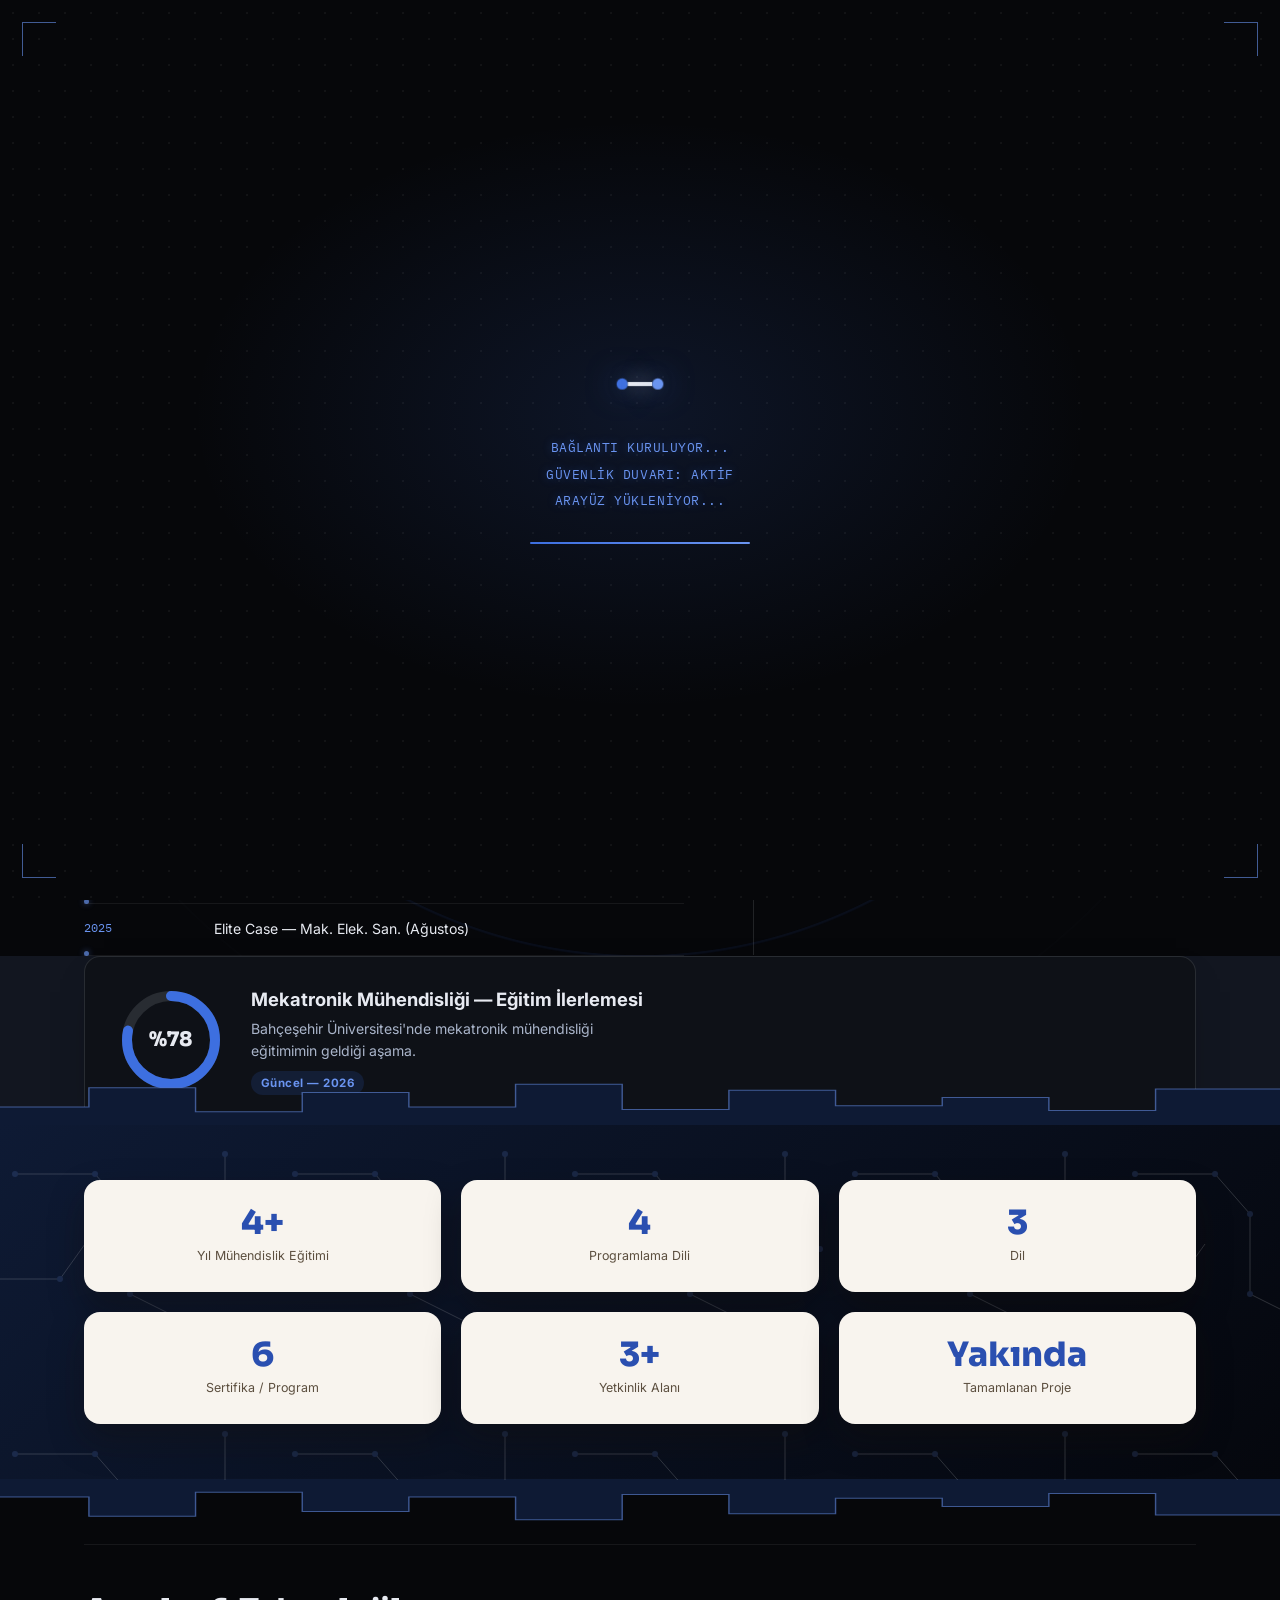
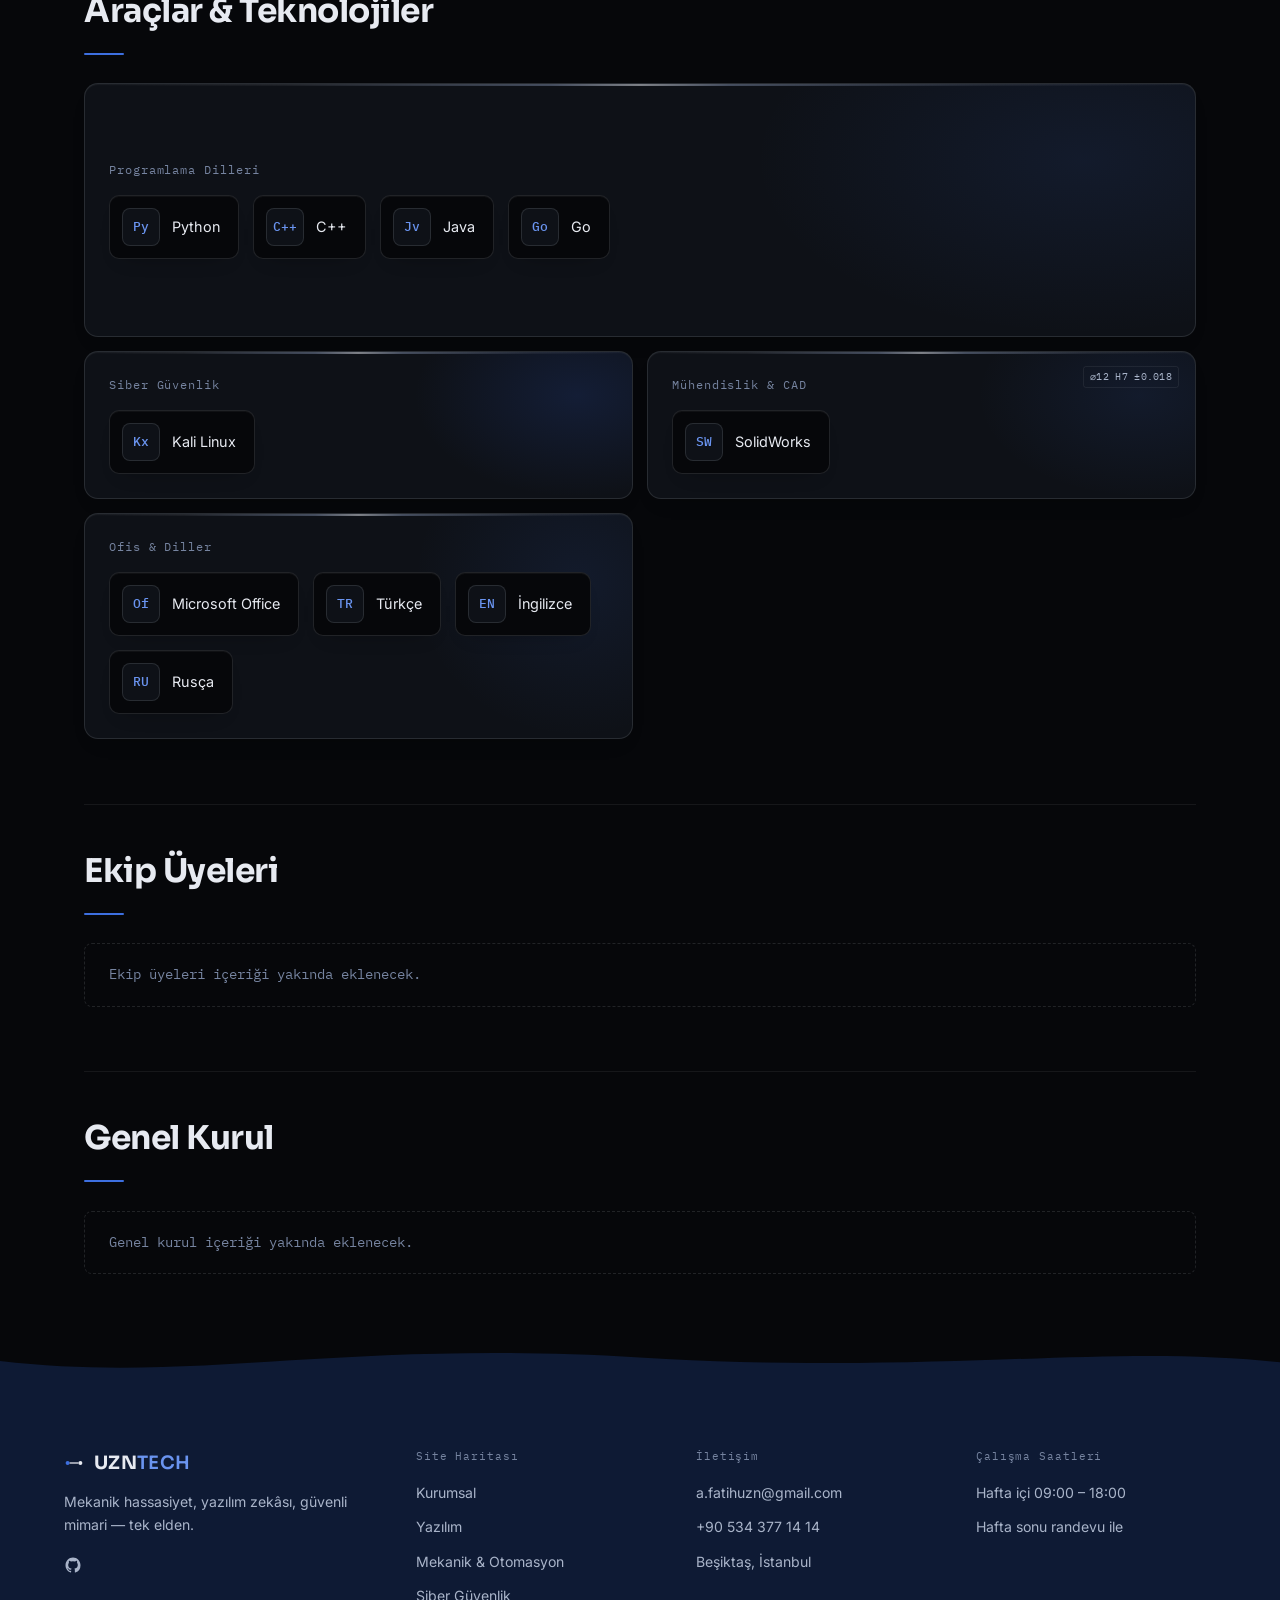
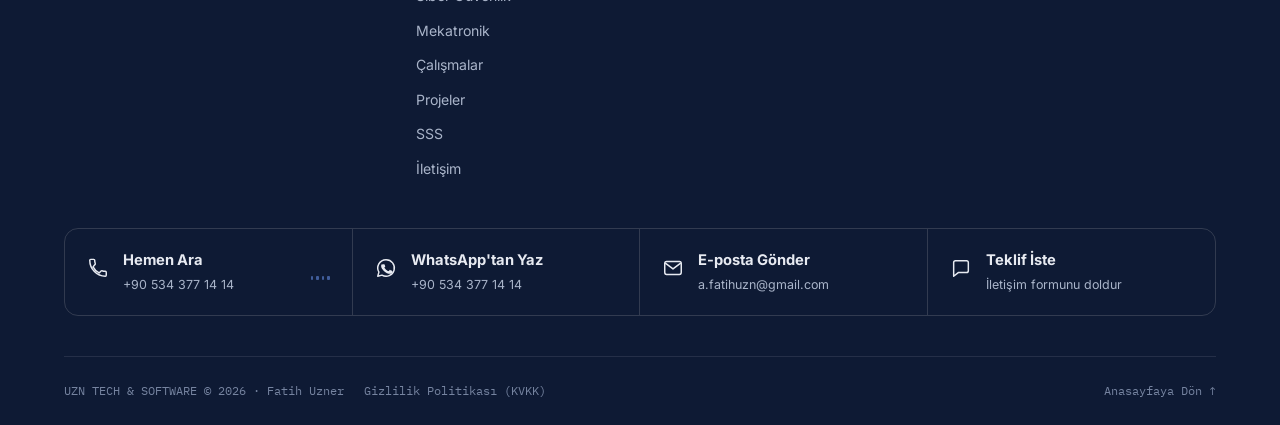
<file: hakkimda.html>
<!DOCTYPE html>
<html lang="tr">
<head>
<meta charset="UTF-8">
<meta http-equiv="refresh" content="0; url=kurumsal.html">
<link rel="canonical" href="kurumsal.html">
<meta name="robots" content="noindex">
<title>Yönlendiriliyor… — UZN TECH &amp; SOFTWARE</title>
</head>
<body>
<p>Bu sayfa taşındı. Yönlendirilmiyorsanız <a href="kurumsal.html">buraya tıklayın</a>.</p>
<script>location.replace("kurumsal.html");</script>
</body>
</html>
</file>
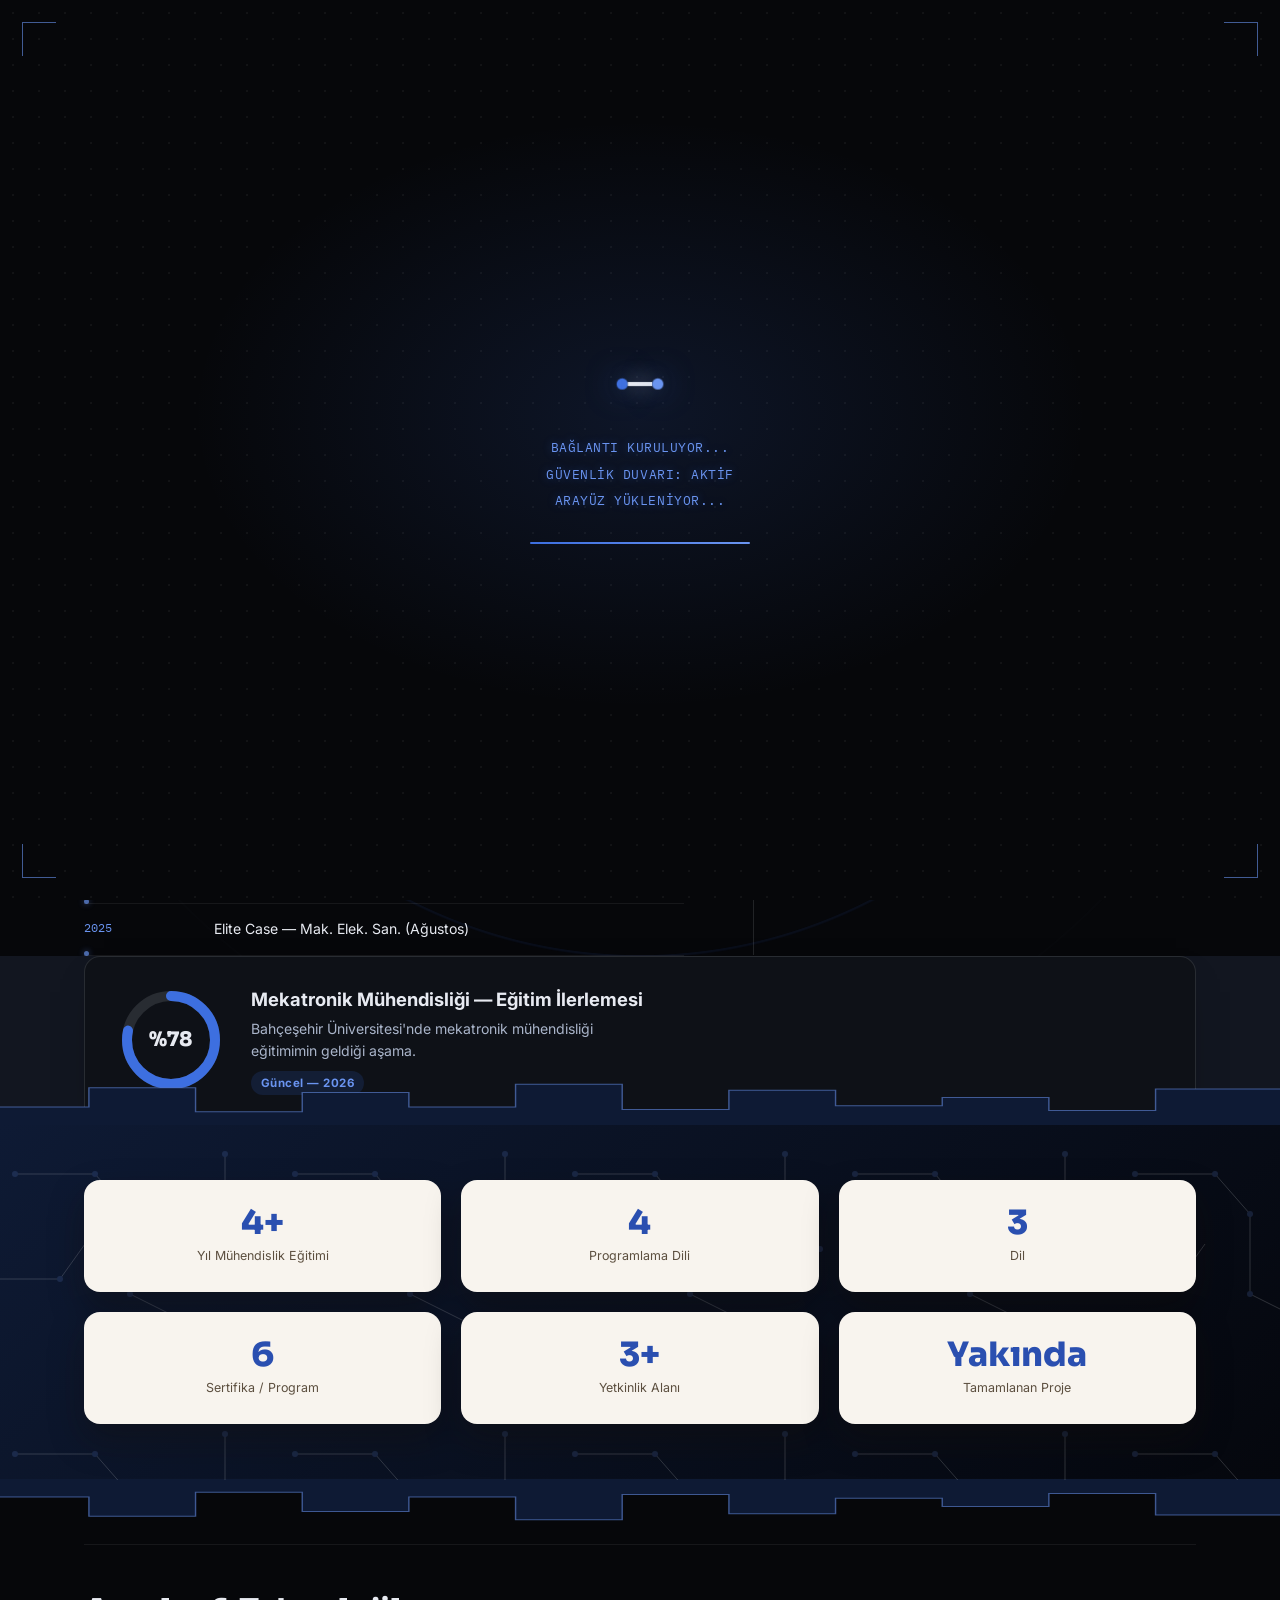
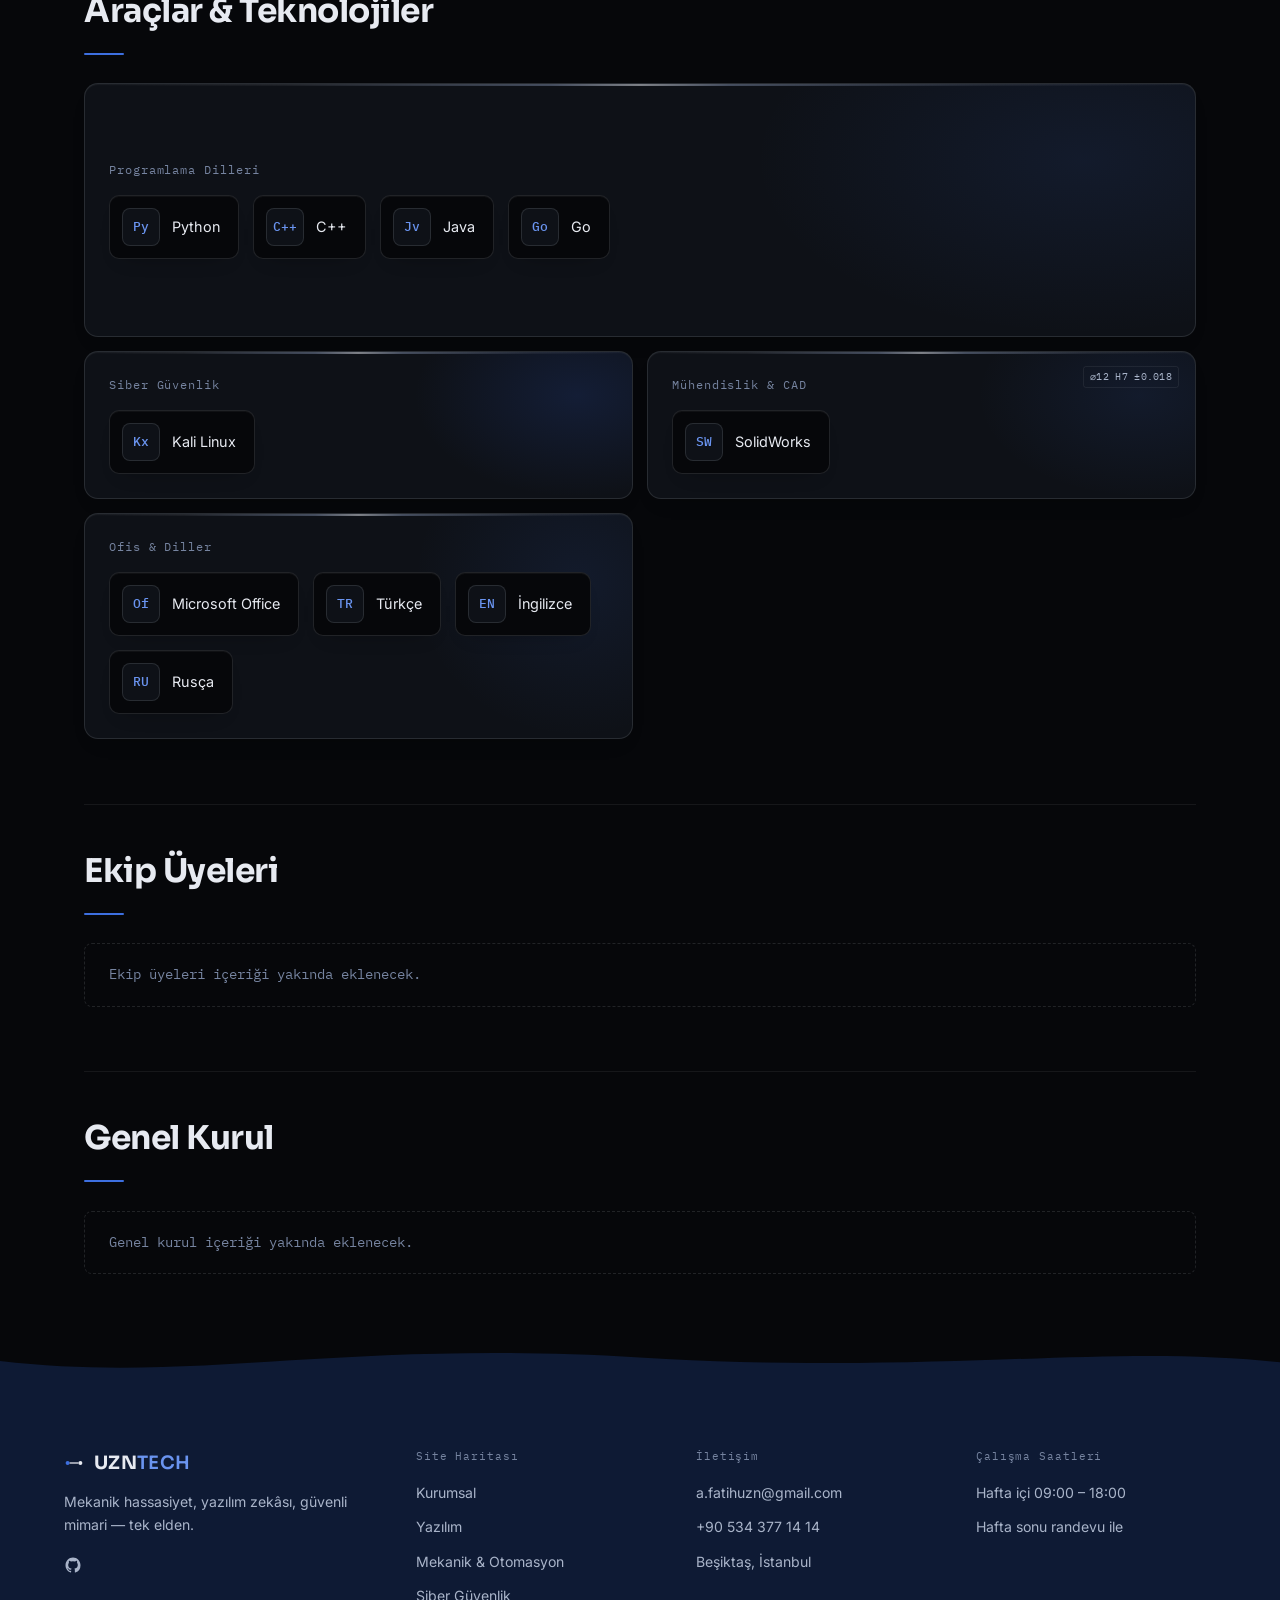
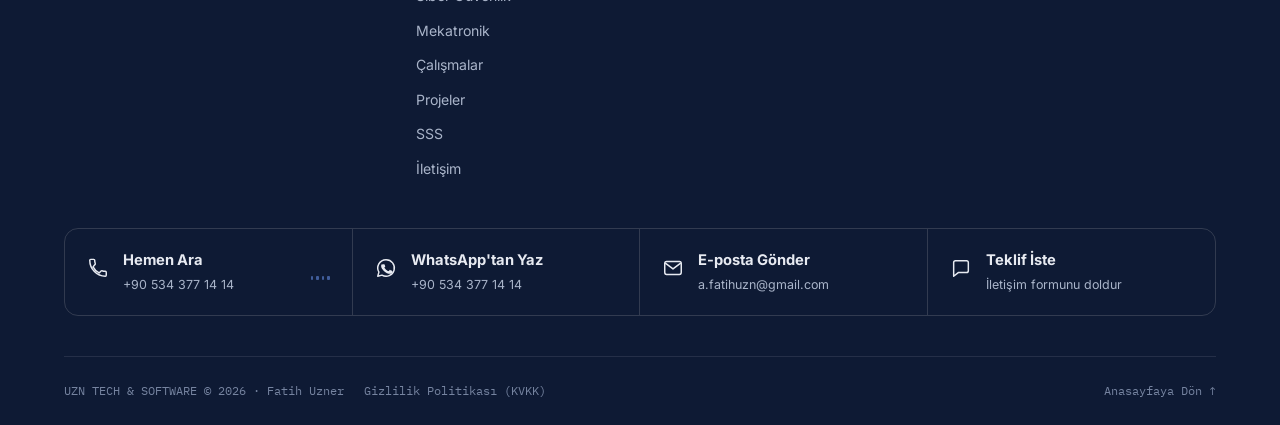
<file: kurumsal.html>
<!DOCTYPE html>
<html lang="tr">
<head>
<meta charset="UTF-8">
<meta name="viewport" content="width=device-width, initial-scale=1.0">
<title>Kurumsal — UZN TECH &amp; SOFTWARE</title>
<meta name="description" content="UZN TECH & SOFTWARE — kurucu Fatih Uzner, eğitim geçmişi, ekip ve şirket hakkında bilgiler.">

<link rel="icon" type="image/svg+xml" href="favicon.svg">
<link rel="icon" type="image/png" sizes="32x32" href="favicon-32.png">
<link rel="apple-touch-icon" sizes="180x180" href="apple-touch-icon.png">
<link rel="icon" type="image/png" sizes="512x512" href="icon-512.png">
<link rel="canonical" href="https://fatihuzn.github.io/consulting/kurumsal.html">
<link rel="manifest" href="manifest.json">
<meta name="theme-color" media="(prefers-color-scheme: light)" content="#3d6fe0">
<meta name="theme-color" media="(prefers-color-scheme: dark)" content="#06070a">

<meta property="og:type" content="website">
<meta property="og:site_name" content="UZN TECH & SOFTWARE">
<meta property="og:title" content="Kurumsal — UZN TECH & SOFTWARE">
<meta property="og:description" content="Kurucu, ekip ve şirket hakkında bilgiler.">
<meta property="og:image" content="https://fatihuzn.github.io/consulting/og-image.png">
<meta property="og:url" content="https://fatihuzn.github.io/consulting/kurumsal.html">
<meta property="og:locale" content="tr_TR">

<link rel="preconnect" href="https://fonts.googleapis.com">
<link rel="preconnect" href="https://fonts.gstatic.com" crossorigin>
<link href="https://fonts.googleapis.com/css2?family=Sora:wght@600;700;800&family=Inter:wght@400;600&family=IBM+Plex+Mono:wght@400;500&display=swap" rel="stylesheet">
<link rel="stylesheet" href="css/tokens.css">
<link rel="stylesheet" href="css/effects.css">
<link rel="stylesheet" href="css/header-nav.css">
<link rel="stylesheet" href="css/layout-hero.css">
<link rel="stylesheet" href="css/typography-components.css">
<link rel="stylesheet" href="css/home-sections.css">
<link rel="stylesheet" href="css/content-sections.css">
<link rel="stylesheet" href="css/contact-footer-pages.css">
<meta name="twitter:card" content="summary_large_image">
<meta name="twitter:title" content="Kurumsal — UZN TECH &amp; SOFTWARE">
<meta name="twitter:description" content="Kurucu, ekip ve şirket hakkında bilgiler.">
<meta name="twitter:image" content="https://fatihuzn.github.io/consulting/og-image.png">

<script type="application/ld+json">
{
  "@context": "https://schema.org",
  "@type": "BreadcrumbList",
  "itemListElement": [
    {
      "@type": "ListItem",
      "position": 1,
      "name": "Anasayfa",
      "item": "https://fatihuzn.github.io/consulting/"
    },
    {
      "@type": "ListItem",
      "position": 2,
      "name": "Kurumsal",
      "item": "https://fatihuzn.github.io/consulting/kurumsal.html"
    }
  ]
}
</script>
<script type="application/ld+json">
{
  "@context": "https://schema.org",
  "@type": "AboutPage",
  "url": "https://fatihuzn.github.io/consulting/kurumsal.html",
  "name": "Kurumsal — UZN TECH & SOFTWARE",
  "mainEntity": {
    "@type": "Person",
    "name": "Fatih Uzner",
    "jobTitle": "Kurucu — Mekatronik Mühendisliği Öğrencisi",
    "worksFor": {
      "@type": "Organization",
      "name": "UZN TECH & SOFTWARE",
      "url": "https://fatihuzn.github.io/consulting/"
    },
    "alumniOf": {
      "@type": "CollegeOrUniversity",
      "name": "Bahçeşehir Üniversitesi"
    },
    "email": "mailto:a.fatihuzn@gmail.com",
    "sameAs": [
      "https://github.com/FatihUzn"
    ]
  }
}
</script>
</head>
<body>

<a href="#top" class="skip-link">İçeriğe atla</a>

<div class="circuit-bg" aria-hidden="true"></div>

<header class="site-header">
  <a href="index.html#top" class="logo">
    <svg class="logo-icon" width="20" height="20" viewBox="0 0 22 22" aria-hidden="true">
      <circle cx="4" cy="11" r="2.2" fill="var(--accent)"/>
      <line x1="6.2" y1="11" x2="15.8" y2="11" stroke="var(--signal)" stroke-width="1.4"/>
      <circle cx="18" cy="11" r="2.2" fill="var(--signal)"/>
    </svg>
    <span class="logo-mark">UZN<span class="logo-amp">TECH</span></span><span class="logo-sub">SOFTWARE &amp; OTOMASYON</span>
  </a>

  <div class="header-right">
    <nav class="site-nav">
      <a href="index.html#hizmetler"><span class="ref sensor-fade">U1</span> Çalışmalar</a>
      <a href="kurumsal.html"><span class="ref sensor-fade">U2</span> Kurumsal</a>
      <a href="index.html#projeler"><span class="ref sensor-fade">U3</span> Projeler</a>
      <a href="index.html#sss"><span class="ref sensor-fade">U4</span> SSS</a>
      <a href="index.html#iletisim"><span class="ref sensor-fade">U5</span> İletişim</a>
    </nav>
    <a href="index.html#top" class="btn btn-ghost btn-cv">Anasayfa</a>
  </div>
</header>

<div class="telemetry-strip" aria-label="Hızlı iletişim">
  <div class="telemetry-track">
    <a href="tel:+905343771414" class="telemetry-item">
      <svg class="telemetry-icon" viewBox="0 0 24 24" fill="none" aria-hidden="true"><path d="M6.6 10.8c1.4 2.8 3.8 5.2 6.6 6.6l2.2-2.2c.3-.3.7-.4 1-.2 1.1.4 2.3.6 3.6.6.6 0 1 .4 1 1V20c0 .6-.4 1-1 1C10.8 21 3 13.2 3 3.6c0-.6.4-1 1-1h3.4c.6 0 1 .4 1 1 0 1.3.2 2.5.6 3.6.1.4 0 .8-.3 1L6.6 10.8Z" stroke="currentColor" stroke-width="1.6" stroke-linejoin="round"/></svg>
      <span class="telemetry-val">+90 534 377 14 14</span><span class="ping-dot" aria-hidden="true"></span>
    </a>
    <span class="telemetry-sep" aria-hidden="true">/</span>
    <a href="mailto:a.fatihuzn@gmail.com" class="telemetry-item">
      <svg class="telemetry-icon" viewBox="0 0 24 24" fill="none" aria-hidden="true"><rect x="3" y="5" width="18" height="14" rx="2" stroke="currentColor" stroke-width="1.6"/><path d="m4 7 8 6 8-6" stroke="currentColor" stroke-width="1.6" stroke-linecap="round" stroke-linejoin="round"/></svg>
      <span class="telemetry-val">a.fatihuzn@gmail.com</span><span class="ping-dot" aria-hidden="true" style="animation-delay:2s;"></span>
    </a>
    <span class="telemetry-sep" aria-hidden="true">/</span>
    <span class="telemetry-item">
      <svg class="telemetry-icon" viewBox="0 0 24 24" fill="none" aria-hidden="true"><path d="M12 21s7-6.5 7-11.5A7 7 0 0 0 5 9.5C5 14.5 12 21 12 21Z" stroke="currentColor" stroke-width="1.6" stroke-linejoin="round"/><circle cx="12" cy="9.5" r="2.3" stroke="currentColor" stroke-width="1.6"/></svg>
      <span class="telemetry-val">Beşiktaş, İstanbul</span><span class="ping-dot" aria-hidden="true" style="animation-delay:4s;"></span>
    </span>
  </div>
</div>

<main id="top" tabindex="-1">
  <section class="section section-tinted" id="kurumsal-full">
    <p class="eyebrow"><span class="node-motif"><span></span></span>U2 — KURUMSAL</p>
    <div class="about-intro">
      <div class="about-photo-wrap">
        <svg class="about-photo-rings" viewBox="0 0 160 160" aria-hidden="true">
          <circle cx="80" cy="80" r="78" stroke="var(--line)" stroke-width="1"/>
          <g class="hud-ring-outer">
            <circle cx="80" cy="80" r="68" stroke="var(--accent)" stroke-width="1" stroke-dasharray="2 7" opacity="0.5"/>
            <circle cx="80" cy="12" r="2.4" fill="var(--accent)"/>
          </g>
        </svg>
        <!-- Fotoğraf: assets/img/fatih-uzner.jpg eklenince aşağıdaki src'yi o yola çevir. -->
        <img src="data:image/svg+xml,%3Csvg%20xmlns%3D%27http%3A%2F%2Fwww.w3.org%2F2000%2Fsvg%27%20width%3D%2796%27%20height%3D%2796%27%20viewBox%3D%270%200%2096%2096%27%3E%3Crect%20width%3D%2796%27%20height%3D%2796%27%20rx%3D%2748%27%20fill%3D%27%23121620%27%2F%3E%3Ccircle%20cx%3D%2748%27%20cy%3D%2748%27%20r%3D%2747%27%20fill%3D%27none%27%20stroke%3D%27%233d6fe0%27%20stroke-opacity%3D%270.45%27%2F%3E%3Ctext%20x%3D%2748%27%20y%3D%2758%27%20text-anchor%3D%27middle%27%20font-family%3D%27monospace%27%20font-size%3D%2730%27%20letter-spacing%3D%272%27%20fill%3D%27%23a9b4c9%27%3EFU%3C%2Ftext%3E%3C%2Fsvg%3E" alt="Fatih Uzner" class="about-photo tilt img-skeleton" width="96" height="96" loading="lazy" decoding="async">
      </div>
      <div>
        <h1>Fatih Uzner</h1>
        <p class="about-role">Kurucu — UZN TECH &amp; SOFTWARE · Mekatronik Mühendisliği Öğrencisi</p>
      </div>
    </div>
    <div class="about-grid">
      <div class="about-text">
        <!-- v19: Kurumsal ton (UZN TECH & SOFTWARE ne yapar) ile kurucunun
             kişisel sesi (ilk ağızdan "Kurucudan" notu) görsel ve anlamsal
             olarak ayrıldı — kullanıcı kararı: "ikisini net ayıralım". -->
        <p>
          UZN TECH &amp; SOFTWARE, mekanik tasarım, otomasyon, yazılım geliştirme ve
          siber güvenliği tek elden yürüten bir mühendislik pratiğidir. Otomasyon
          araçları, ağ analizleri ve güvenli uygulama tasarımı gibi çalışmalarla;
          mühendislik disiplinini pratik siber güvenlik bilgisiyle birleştirip
          teknoloji ve savunma alanlarına yenilikçi, güvenli ve verimli çözümler
          sunmayı hedefler.
        </p>
        <blockquote class="founder-note">
          <span class="founder-note-label">Kurucudan</span>
          <p>
            Mekatronik mühendisliği okuyorum; yazılım geliştirme ve siber güvenlik
            arasında dengeli bir odakla çalışıyorum. Python, C++, Java ve Go ile
            programlama yapıyor; Kali Linux, sızma testleri ve sistem sertleştirme
            gibi güvenlik pratikleriyle bunu destekliyorum.
          </p>
          <cite>— Fatih Uzner</cite>
        </blockquote>
        <div class="timeline">
          <div class="timeline-row">
            <span class="timeline-year">2021 — Devam</span>
            <span class="timeline-what">Bahçeşehir Üniversitesi — Mekatronik Mühendisliği</span>
          </div>
          <div class="timeline-row">
            <span class="timeline-year">2020–2021</span>
            <span class="timeline-what">Bahçeşehir COOP — Finans, AI, Erasmus (Litvanya)</span>
          </div>
          <div class="timeline-row">
            <span class="timeline-year">2025</span>
            <span class="timeline-what">Elite Case — Mak. Elek. San. (Ağustos)</span>
          </div>
        </div>
      </div>
      <div class="about-meta">
        <div class="meta-row"><span>Eğitim</span><span>Mekatronik Mühendisliği</span></div>
        <div class="meta-row"><span>Durum</span><span>Mezuniyet aşaması</span></div>
        <div class="meta-row"><span>Konum</span><span>İstanbul, Türkiye</span></div>
        <div class="meta-row"><span>Sertifikalar</span><span>YetGen · Zirve 23</span></div>
        <div class="meta-row"><span>Diller</span><span>Türkçe · İngilizce · Rusça</span></div>
        <div class="meta-row"><span>Araçlar</span><span>SolidWorks · Kali Linux</span></div>

        <div class="mini-terminal" aria-hidden="true">
          <div class="mini-terminal-bar">
            <span class="mini-terminal-dot mini-terminal-dot-red"></span>
            <span class="mini-terminal-dot mini-terminal-dot-yellow"></span>
            <span class="mini-terminal-dot mini-terminal-dot-green"></span>
            <span class="mini-terminal-title">fatih@uzntech:~</span>
          </div>
          <div class="mini-terminal-body">
            <p class="mini-terminal-line"><span class="mini-terminal-prompt">$</span> <span class="mini-terminal-cmd" id="termCmd"></span><span class="mini-terminal-cursor" id="termCursor"></span></p>
            <p class="mini-terminal-out" id="termOut">&nbsp;</p>
          </div>
        </div>
      </div>
    </div>

    <!-- STAT CIRCLE — index.html'deki hero altı %78 Eğitim İlerlemesi
         göstergesi kullanıcı kararıyla buraya (U2 Kurumsal) taşındı —
         hemen altındaki 6 kutucuk (stat-band) zaten burada, ikisi
         birlikte aynı yerde duruyor. -->
    <section class="stat-circle-band">
      <div class="stat-circle-card">
        <svg class="stat-circle-ring" width="104" height="104" viewBox="0 0 104 104" aria-hidden="true">
          <circle cx="52" cy="52" r="44" stroke="var(--line)" stroke-width="10" fill="none"/>
          <circle cx="52" cy="52" r="44" stroke="var(--accent)" stroke-width="10" fill="none" stroke-linecap="round" stroke-dasharray="276.5" stroke-dashoffset="60" transform="rotate(-90 52 52)"/>
          <text x="52" y="58" text-anchor="middle" font-family="var(--font-display)" font-weight="800" font-size="20" fill="var(--text)">%78</text>
        </svg>
        <div class="stat-circle-label">
          <!-- Kart başlığı, belge başlığı değil: <h3> iken sayfanın <h1>'inden
               sonraki ilk başlık oluyordu ve h2 atlanıyordu. -->
          <p class="stat-circle-title">Mekatronik Mühendisliği — Eğitim İlerlemesi</p>
          <p>Bahçeşehir Üniversitesi'nde mekatronik mühendisliği eğitimimin geldiği aşama.</p>
          <span class="stat-circle-tag">Güncel — 2026</span>
        </div>
      </div>
    </section>

    <!-- STAT BAND — index.html'deki Mekatronik Eğitim İlerlemesi (%78)
         göstergesinin hemen altındaki 6 kutucuktu; kullanıcı kararıyla
         anasayfa sadeleştirilirken buraya (U2 Kurumsal) taşındı. -->
    <section class="stat-band" aria-label="Rakamlarla">
      <div class="stat-band-wave stat-band-wave-top" aria-hidden="true"></div>
      <div class="stat-band-grid">
        <div class="stat-band-card"><span class="stat-band-num">4+</span><span class="stat-band-label">Yıl Mühendislik Eğitimi</span></div>
        <div class="stat-band-card"><span class="stat-band-num">4</span><span class="stat-band-label">Programlama Dili</span></div>
        <div class="stat-band-card"><span class="stat-band-num">3</span><span class="stat-band-label">Dil</span></div>
        <div class="stat-band-card"><span class="stat-band-num">6</span><span class="stat-band-label">Sertifika / Program</span></div>
        <div class="stat-band-card"><span class="stat-band-num">3+</span><span class="stat-band-label">Yetkinlik Alanı</span></div>
        <div class="stat-band-card"><span class="stat-band-num">Yakında</span><span class="stat-band-label">Tamamlanan Proje</span></div>
      </div>
      <div class="stat-band-wave stat-band-wave-bottom" aria-hidden="true"></div>
    </section>

    <h2 class="subsection-heading">Araçlar &amp; Teknolojiler</h2>
    <div class="bento-grid">
      <div class="bento-cell bento-lg tilt" data-track="yazilim">
        <span class="bento-label">Programlama Dilleri</span>
        <div class="skills-row">
          <div class="skill-badge">
            <span class="skill-mono">Py</span>
            <span class="skill-name">Python</span>
            <svg class="badge-wave" viewBox="0 0 200 40" preserveAspectRatio="none" aria-hidden="true">
              <line class="wave-baseline" x1="0" y1="20" x2="200" y2="20"/>
              <path class="wave-path" pathLength="200" d="M0,20 C12.5,2 37.5,2 50,20 C62.5,38 87.5,38 100,20 C112.5,2 137.5,2 150,20 C162.5,38 187.5,38 200,20"/>
            </svg>
          </div>
          <div class="skill-badge">
            <span class="skill-mono">C++</span>
            <span class="skill-name">C++</span>
            <svg class="badge-wave" viewBox="0 0 200 40" preserveAspectRatio="none" aria-hidden="true">
              <line class="wave-baseline" x1="0" y1="20" x2="200" y2="20"/>
              <path class="wave-path" pathLength="200" d="M0,20 H20 V4 H45 V36 H70 V4 H95 V20 H120 V4 H145 V36 H170 V4 H195 V20 H200"/>
            </svg>
          </div>
          <div class="skill-badge">
            <span class="skill-mono">Jv</span>
            <span class="skill-name">Java</span>
            <svg class="badge-wave" viewBox="0 0 200 40" preserveAspectRatio="none" aria-hidden="true">
              <line class="wave-baseline" x1="0" y1="20" x2="200" y2="20"/>
              <path class="wave-path" pathLength="200" d="M0,20 C12.5,2 37.5,2 50,20 C62.5,38 87.5,38 100,20 C112.5,2 137.5,2 150,20 C162.5,38 187.5,38 200,20"/>
            </svg>
          </div>
          <div class="skill-badge">
            <span class="skill-mono">Go</span>
            <span class="skill-name">Go</span>
            <svg class="badge-wave" viewBox="0 0 200 40" preserveAspectRatio="none" aria-hidden="true">
              <line class="wave-baseline" x1="0" y1="20" x2="200" y2="20"/>
              <path class="wave-path" pathLength="200" d="M0,20 H20 V4 H45 V36 H70 V4 H95 V20 H120 V4 H145 V36 H170 V4 H195 V20 H200"/>
            </svg>
          </div>
        </div>
      </div>

      <div class="bento-cell bento-accent2 tilt" data-track="siber">
        <span class="bento-label">Siber Güvenlik</span>
        <div class="skills-row">
          <div class="skill-badge">
            <span class="skill-mono">Kx</span>
            <span class="skill-name">Kali Linux</span>
            <svg class="badge-wave" viewBox="0 0 200 40" preserveAspectRatio="none" aria-hidden="true">
              <line class="wave-baseline" x1="0" y1="20" x2="200" y2="20"/>
              <path class="wave-path" pathLength="200" d="M0,20 H20 V4 H45 V36 H70 V4 H95 V20 H120 V4 H145 V36 H170 V4 H195 V20 H200"/>
            </svg>
          </div>
        </div>
      </div>

      <div class="bento-cell tilt" data-track="mekanik">
        <span class="bento-label">Mühendislik &amp; CAD</span>
        <span class="tolerance-tag">⌀12 H7 ±0.018</span>
        <div class="skills-row">
          <div class="skill-badge">
            <span class="skill-mono">SW</span>
            <span class="skill-name">SolidWorks</span>
            <svg class="badge-wave" viewBox="0 0 200 40" preserveAspectRatio="none" aria-hidden="true">
              <line class="wave-baseline" x1="0" y1="20" x2="200" y2="20"/>
              <path class="wave-path" pathLength="200" d="M0,20 C12.5,2 37.5,2 50,20 C62.5,38 87.5,38 100,20 C112.5,2 137.5,2 150,20 C162.5,38 187.5,38 200,20"/>
            </svg>
          </div>
        </div>
      </div>

      <div class="bento-cell bento-wide tilt">
        <span class="bento-label">Ofis &amp; Diller</span>
        <div class="skills-row">
          <div class="skill-badge">
            <span class="skill-mono">Of</span>
            <span class="skill-name">Microsoft Office</span>
          </div>
          <div class="skill-badge">
            <span class="skill-mono">TR</span>
            <span class="skill-name">Türkçe</span>
          </div>
          <div class="skill-badge">
            <span class="skill-mono">EN</span>
            <span class="skill-name">İngilizce</span>
          </div>
          <div class="skill-badge">
            <span class="skill-mono">RU</span>
            <span class="skill-name">Rusça</span>
          </div>
        </div>
      </div>
    </div>

    <h2 class="subsection-heading">Ekip Üyeleri</h2>
    <p class="section-placeholder-note">
      Ekip üyeleri içeriği yakında eklenecek.
      <!-- TODO(FAZ 15.1): Ekip üyesi kartları buraya gelecek — içerik kullanıcıdan bekleniyor. -->
    </p>

    <h2 class="subsection-heading">Genel Kurul</h2>
    <p class="section-placeholder-note">
      Genel kurul içeriği yakında eklenecek.
      <!-- TODO(FAZ 15.1): Genel kurul bilgisi buraya gelecek — içerik kullanıcıdan bekleniyor. -->
    </p>
  </section>
</main>

<footer class="site-footer">
  <div class="footer-wave-top" aria-hidden="true"></div>
  <div class="footer-main">
    <div class="footer-brand">
      <a href="index.html#top" class="logo">
        <svg class="logo-icon" width="20" height="20" viewBox="0 0 22 22" aria-hidden="true">
          <circle cx="4" cy="11" r="2.2" fill="var(--accent)"/>
          <line x1="6.2" y1="11" x2="15.8" y2="11" stroke="var(--signal)" stroke-width="1.4"/>
          <circle cx="18" cy="11" r="2.2" fill="var(--signal)"/>
        </svg>
        <span class="logo-mark">UZN<span class="logo-amp">TECH</span></span>
      </a>
      <p class="footer-tagline">Mekanik hassasiyet, yazılım zekâsı, güvenli mimari — tek elden.</p>
      <div class="social-links footer-social">
        <a href="https://github.com/FatihUzn" target="_blank" rel="noopener" aria-label="GitHub">
          <svg width="18" height="18" viewBox="0 0 24 24" fill="none" aria-hidden="true"><path d="M12 2C6.48 2 2 6.58 2 12.25c0 4.53 2.87 8.37 6.84 9.73.5.09.68-.22.68-.49 0-.24-.01-.88-.01-1.72-2.78.62-3.37-1.37-3.37-1.37-.46-1.19-1.11-1.51-1.11-1.51-.91-.64.07-.62.07-.62 1 .07 1.53 1.05 1.53 1.05.89 1.56 2.34 1.11 2.91.85.09-.66.35-1.11.63-1.37-2.22-.26-4.56-1.13-4.56-5.02 0-1.11.39-2.02 1.03-2.73-.1-.26-.45-1.3.1-2.71 0 0 .84-.27 2.75 1.05a9.3 9.3 0 0 1 5 0c1.91-1.32 2.75-1.05 2.75-1.05.55 1.41.2 2.45.1 2.71.64.71 1.03 1.62 1.03 2.73 0 3.9-2.34 4.76-4.57 5.01.36.32.68.94.68 1.9 0 1.37-.01 2.47-.01 2.81 0 .27.18.59.69.49A10.26 10.26 0 0 0 22 12.25C22 6.58 17.52 2 12 2Z" fill="currentColor"/></svg>
        </a>
        <!-- LinkedIn: gerçek profil adresi belli olunca bu yorum işaretlerini kaldır
        <a href="https://linkedin.com/in/KULLANICI_ADIN" target="_blank" rel="noopener" aria-label="LinkedIn">
          <svg width="18" height="18" viewBox="0 0 24 24" fill="none" aria-hidden="true"><path d="M6.94 5a1.94 1.94 0 1 1-3.88 0 1.94 1.94 0 0 1 3.88 0ZM3.4 8.75h3.1V21H3.4V8.75Zm6.02 0h2.97v1.68h.04c.41-.78 1.42-1.6 2.93-1.6 3.13 0 3.71 2.06 3.71 4.74V21h-3.1v-5.75c0-1.37-.02-3.13-1.91-3.13-1.91 0-2.2 1.49-2.2 3.03V21h-3.1V8.75Z" fill="currentColor"/></svg>
        </a>
        -->
      </div>
    </div>

    <div class="footer-col">
      <span class="footer-col-title">Site Haritası</span>
      <a href="kurumsal.html">Kurumsal</a>
      <a href="yazilim.html">Yazılım</a>
      <a href="mekanik-otomasyon.html">Mekanik &amp; Otomasyon</a>
      <a href="siber-guvenlik.html">Siber Güvenlik</a>
      <a href="mekatronik.html">Mekatronik</a>
      <a href="index.html#hizmetler">Çalışmalar</a>
      <a href="index.html#projeler">Projeler</a>
      <a href="index.html#sss">SSS</a>
      <a href="index.html#iletisim">İletişim</a>
    </div>

    <div class="footer-col">
      <span class="footer-col-title">İletişim</span>
      <a href="mailto:a.fatihuzn@gmail.com">a.fatihuzn@gmail.com</a>
      <a href="tel:+905343771414">+90 534 377 14 14</a>
      <span class="footer-static">Beşiktaş, İstanbul</span>
    </div>

    <div class="footer-col">
      <span class="footer-col-title">Çalışma Saatleri</span>
      <span class="footer-static">Hafta içi 09:00 – 18:00</span>
      <span class="footer-static">Hafta sonu randevu ile</span>
    </div>
  </div>

  <nav class="footer-actions" aria-label="Hızlı işlemler">
    <a href="tel:+905343771414" class="footer-action magnetic">
      <span class="footer-action-icon"><svg width="22" height="22" viewBox="0 0 24 24" fill="none" aria-hidden="true"><path d="M6.6 10.8c1.4 2.8 3.8 5.2 6.6 6.6l2.2-2.2c.3-.3.7-.4 1-.2 1.1.4 2.3.6 3.6.6.6 0 1 .4 1 1V20c0 .6-.4 1-1 1C10.8 21 3 13.2 3 3.6c0-.6.4-1 1-1h3.4c.6 0 1 .4 1 1 0 1.3.2 2.5.6 3.6.1.4 0 .8-.3 1L6.6 10.8Z" stroke="currentColor" stroke-width="1.6" stroke-linejoin="round"/></svg></span>
      <span><span class="footer-action-title">Hemen Ara</span><span class="footer-action-sub">+90 534 377 14 14</span></span>
      <span class="wave-bars" aria-hidden="true"><span></span><span></span><span></span><span></span></span>
    </a>
    <a href="https://wa.me/905343771414" target="_blank" rel="noopener" class="footer-action magnetic">
      <span class="footer-action-icon"><svg width="22" height="22" viewBox="0 0 24 24" fill="none" aria-hidden="true"><path d="M12 3a9 9 0 0 0-7.75 13.55L3 21l4.6-1.22A9 9 0 1 0 12 3Z" stroke="currentColor" stroke-width="1.6" stroke-linejoin="round"/><path d="M8.6 8.4c.2-.5.5-.5.7-.5h.5c.2 0 .4 0 .6.4.2.5.6 1.5.7 1.6.1.1.1.3 0 .5-.1.2-.2.3-.3.4-.1.1-.3.3-.4.4-.1.1-.3.3-.1.6.2.3.8 1.3 1.7 2.1 1.2 1 2.1 1.4 2.4 1.5.3.1.5.1.7-.1.2-.2.7-.8.9-1.1.2-.3.4-.2.6-.1.2.1 1.5.7 1.8.8.3.1.5.2.5.3.1.2.1.9-.2 1.6-.3.7-1.5 1.4-2.1 1.5-.5.1-1.2.1-1.9-.1-.4-.1-1-.3-1.7-.6-3-1.3-4.9-4.3-5.1-4.5-.1-.2-1.2-1.6-1.2-3 0-1.4.7-2.1 1-2.4Z" fill="currentColor"/></svg></span>
      <span><span class="footer-action-title">WhatsApp'tan Yaz</span><span class="footer-action-sub">+90 534 377 14 14</span></span>
    </a>
    <a href="mailto:a.fatihuzn@gmail.com" class="footer-action magnetic">
      <span class="footer-action-icon"><svg width="22" height="22" viewBox="0 0 24 24" fill="none" aria-hidden="true"><rect x="3" y="5" width="18" height="14" rx="2" stroke="currentColor" stroke-width="1.6"/><path d="m4 7 8 6 8-6" stroke="currentColor" stroke-width="1.6" stroke-linecap="round" stroke-linejoin="round"/></svg></span>
      <span><span class="footer-action-title">E-posta Gönder</span><span class="footer-action-sub">a.fatihuzn@gmail.com</span></span>
    </a>
    <a href="index.html#iletisim" class="footer-action magnetic">
      <span class="footer-action-icon"><svg width="22" height="22" viewBox="0 0 24 24" fill="none" aria-hidden="true"><path d="M4 19V6a2 2 0 0 1 2-2h12a2 2 0 0 1 2 2v9a2 2 0 0 1-2 2H9l-5 4Z" stroke="currentColor" stroke-width="1.6" stroke-linejoin="round"/></svg></span>
      <span><span class="footer-action-title">Teklif İste</span><span class="footer-action-sub">İletişim formunu doldur</span></span>
    </a>
  </nav>

  <div class="footer-bottom">
    <div class="footer-bottom-left">
      <span>UZN TECH &amp; SOFTWARE © 2026 · Fatih Uzner</span>
      <a href="kvkk.html">Gizlilik Politikası (KVKK)</a>
    </div>
    <a href="index.html#top" class="footer-top-link">Anasayfaya Dön ↑</a>
  </div>
</footer>

<script src="app.js"></script>

</body>
</html>
</file>
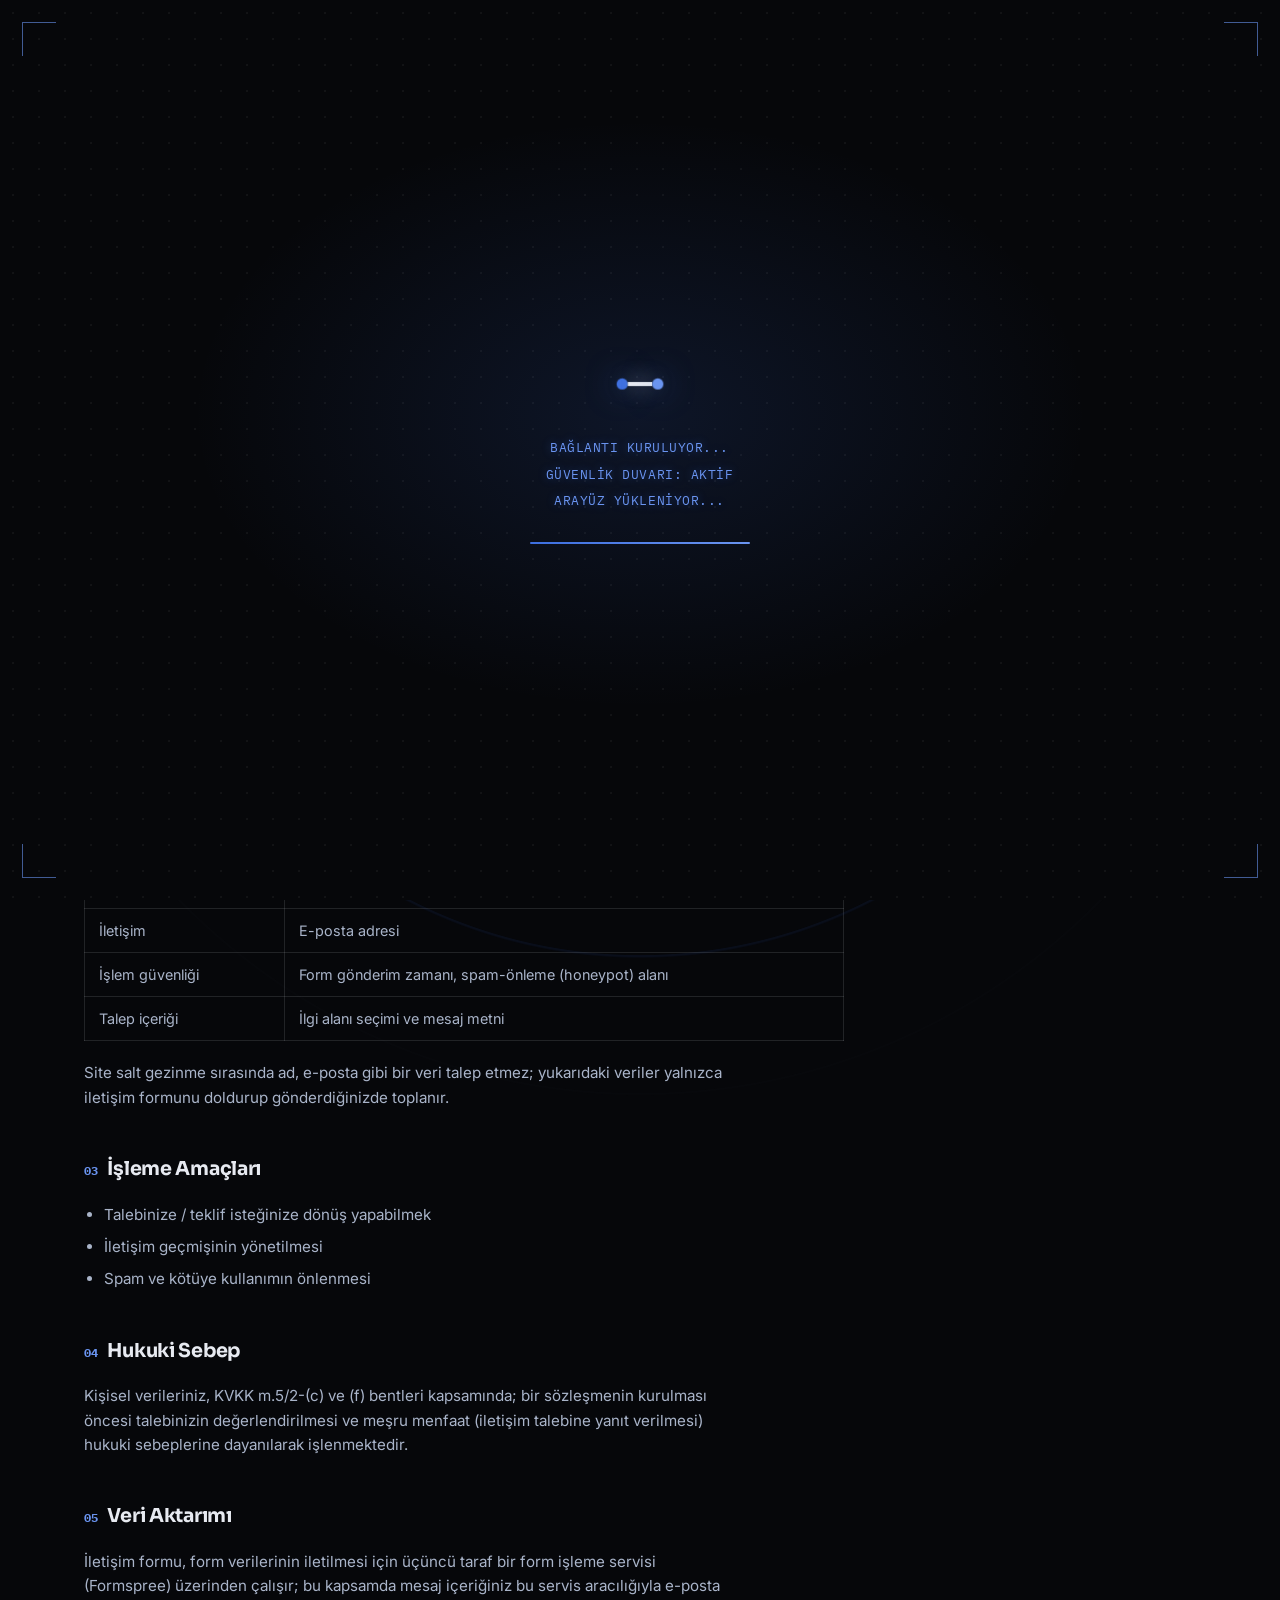
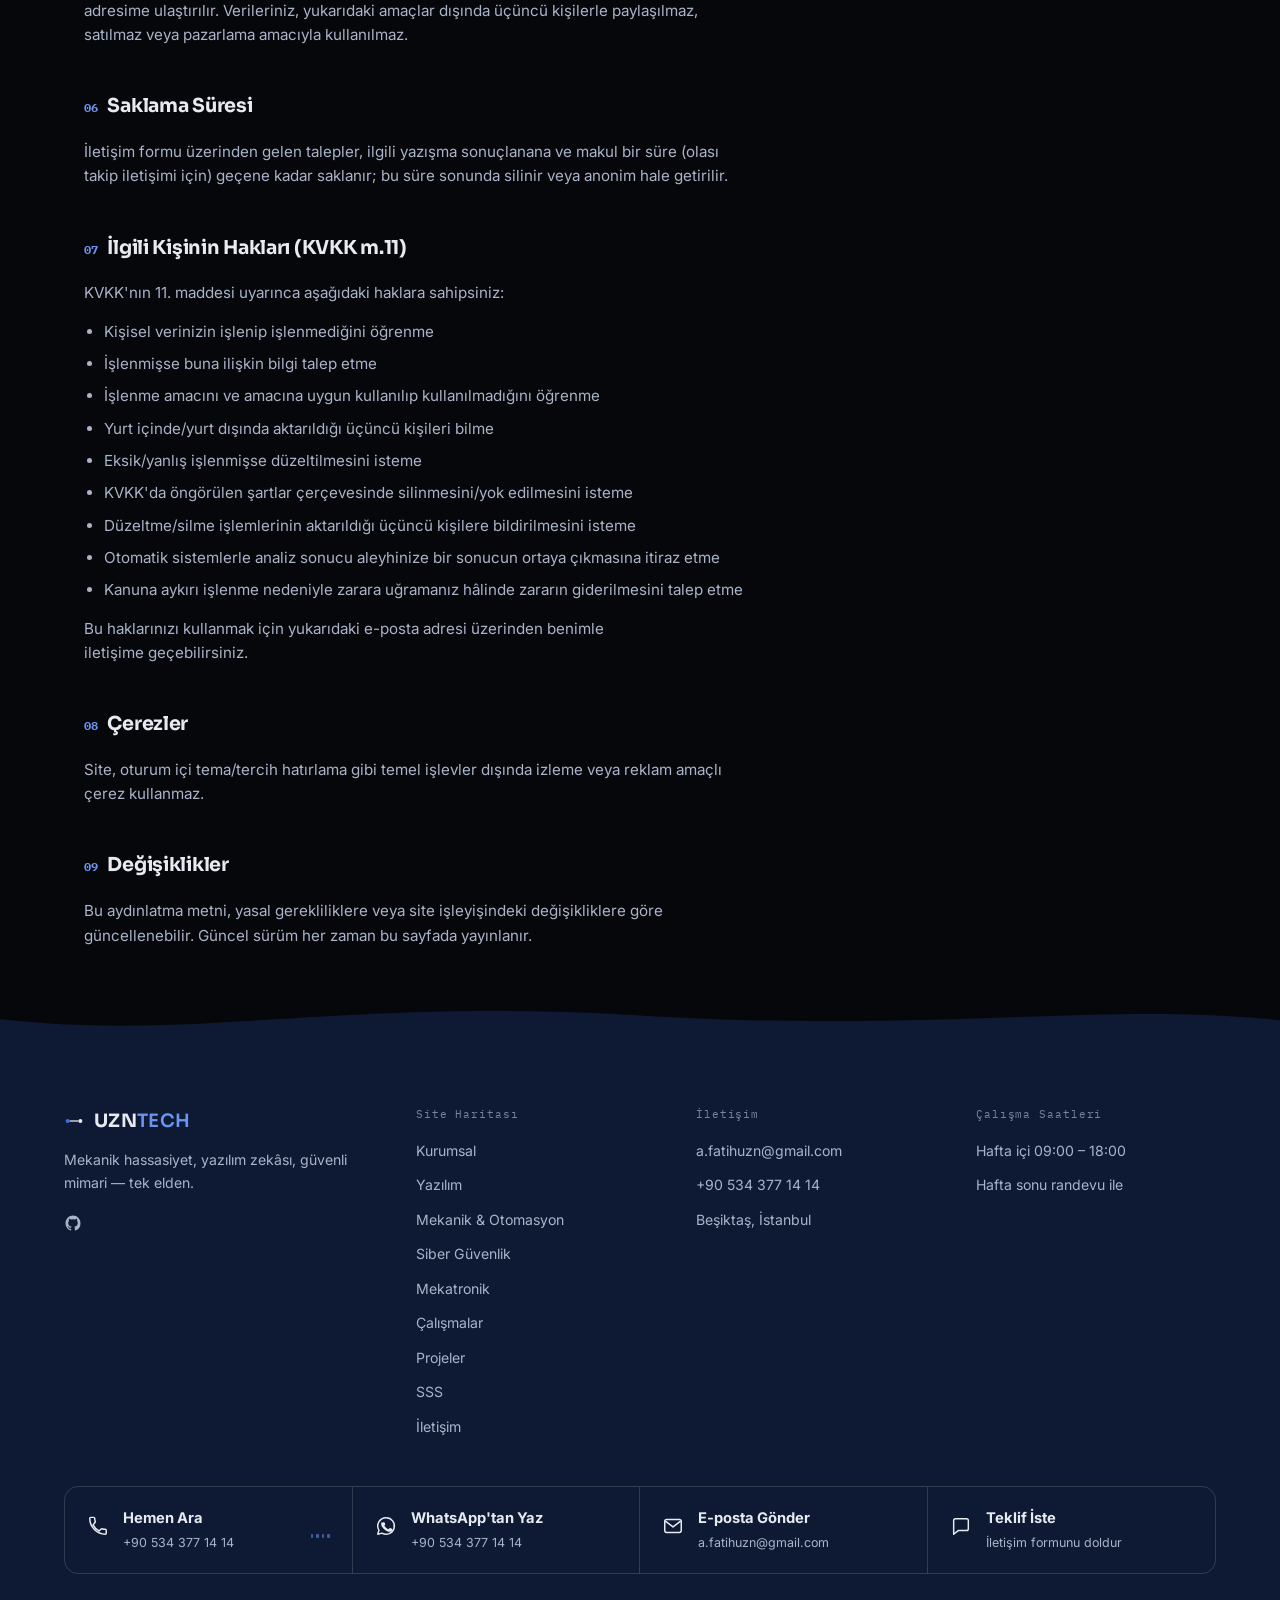
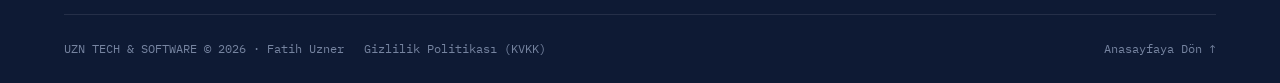
<file: kvkk.html>
<!DOCTYPE html>
<html lang="tr">
<head>
<meta charset="UTF-8">
<meta name="viewport" content="width=device-width, initial-scale=1.0">
<title>Gizlilik Politikası (KVKK) — UZN TECH &amp; SOFTWARE</title>
<meta name="description" content="UZN TECH & SOFTWARE — 6698 sayılı KVKK kapsamında kişisel verilerin işlenmesine ilişkin aydınlatma metni.">
<meta name="robots" content="noindex">

<link rel="icon" type="image/svg+xml" href="favicon.svg">
<link rel="icon" type="image/png" sizes="32x32" href="favicon-32.png">
<link rel="apple-touch-icon" sizes="180x180" href="apple-touch-icon.png">
<link rel="icon" type="image/png" sizes="512x512" href="icon-512.png">
<link rel="canonical" href="https://fatihuzn.github.io/consulting/kvkk.html">
<link rel="manifest" href="manifest.json">
<meta name="theme-color" media="(prefers-color-scheme: light)" content="#3d6fe0">
<meta name="theme-color" media="(prefers-color-scheme: dark)" content="#06070a">

<meta property="og:type" content="website">
<meta property="og:site_name" content="UZN TECH & SOFTWARE">
<meta property="og:title" content="Gizlilik Politikası (KVKK)">
<meta property="og:description" content="Kişisel verilerin işlenmesine ilişkin aydınlatma metni.">
<meta property="og:image" content="https://fatihuzn.github.io/consulting/og-image.png">
<meta property="og:url" content="https://fatihuzn.github.io/consulting/kvkk.html">
<meta property="og:locale" content="tr_TR">

<link rel="preconnect" href="https://fonts.googleapis.com">
<link rel="preconnect" href="https://fonts.gstatic.com" crossorigin>
<link href="https://fonts.googleapis.com/css2?family=Sora:wght@600;700;800&family=Inter:wght@400;600&family=IBM+Plex+Mono:wght@400;500&display=swap" rel="stylesheet">
<link rel="stylesheet" href="css/tokens.css">
<link rel="stylesheet" href="css/effects.css">
<link rel="stylesheet" href="css/header-nav.css">
<link rel="stylesheet" href="css/layout-hero.css">
<link rel="stylesheet" href="css/typography-components.css">
<link rel="stylesheet" href="css/home-sections.css">
<link rel="stylesheet" href="css/content-sections.css">
<link rel="stylesheet" href="css/contact-footer-pages.css">
</head>
<body>

<a href="#top" class="skip-link">İçeriğe atla</a>

<div class="circuit-bg" aria-hidden="true"></div>

<header class="site-header">
  <a href="index.html#top" class="logo">
    <svg class="logo-icon" width="20" height="20" viewBox="0 0 22 22" aria-hidden="true">
      <circle cx="4" cy="11" r="2.2" fill="var(--accent)"/>
      <line x1="6.2" y1="11" x2="15.8" y2="11" stroke="var(--signal)" stroke-width="1.4"/>
      <circle cx="18" cy="11" r="2.2" fill="var(--signal)"/>
    </svg>
    <span class="logo-mark">UZN<span class="logo-amp">TECH</span></span><span class="logo-sub">SOFTWARE &amp; OTOMASYON</span>
  </a>

  <div class="header-right">
    <nav class="site-nav">
      <a href="index.html#hizmetler"><span class="ref sensor-fade">U1</span> Çalışmalar</a>
      <a href="kurumsal.html"><span class="ref sensor-fade">U2</span> Kurumsal</a>
      <a href="index.html#projeler"><span class="ref sensor-fade">U3</span> Projeler</a>
      <a href="index.html#sss"><span class="ref sensor-fade">U4</span> SSS</a>
      <a href="index.html#iletisim"><span class="ref sensor-fade">U5</span> İletişim</a>
    </nav>
    <a href="index.html#top" class="btn btn-ghost btn-cv">Anasayfa</a>
  </div>
</header>

<div class="telemetry-strip" aria-label="Hızlı iletişim">
  <div class="telemetry-track">
    <a href="tel:+905343771414" class="telemetry-item">
      <svg class="telemetry-icon" viewBox="0 0 24 24" fill="none" aria-hidden="true"><path d="M6.6 10.8c1.4 2.8 3.8 5.2 6.6 6.6l2.2-2.2c.3-.3.7-.4 1-.2 1.1.4 2.3.6 3.6.6.6 0 1 .4 1 1V20c0 .6-.4 1-1 1C10.8 21 3 13.2 3 3.6c0-.6.4-1 1-1h3.4c.6 0 1 .4 1 1 0 1.3.2 2.5.6 3.6.1.4 0 .8-.3 1L6.6 10.8Z" stroke="currentColor" stroke-width="1.6" stroke-linejoin="round"/></svg>
      <span class="telemetry-val">+90 534 377 14 14</span><span class="ping-dot" aria-hidden="true"></span>
    </a>
    <span class="telemetry-sep" aria-hidden="true">/</span>
    <a href="mailto:a.fatihuzn@gmail.com" class="telemetry-item">
      <svg class="telemetry-icon" viewBox="0 0 24 24" fill="none" aria-hidden="true"><rect x="3" y="5" width="18" height="14" rx="2" stroke="currentColor" stroke-width="1.6"/><path d="m4 7 8 6 8-6" stroke="currentColor" stroke-width="1.6" stroke-linecap="round" stroke-linejoin="round"/></svg>
      <span class="telemetry-val">a.fatihuzn@gmail.com</span><span class="ping-dot" aria-hidden="true" style="animation-delay:2s;"></span>
    </a>
    <span class="telemetry-sep" aria-hidden="true">/</span>
    <span class="telemetry-item">
      <svg class="telemetry-icon" viewBox="0 0 24 24" fill="none" aria-hidden="true"><path d="M12 21s7-6.5 7-11.5A7 7 0 0 0 5 9.5C5 14.5 12 21 12 21Z" stroke="currentColor" stroke-width="1.6" stroke-linejoin="round"/><circle cx="12" cy="9.5" r="2.3" stroke="currentColor" stroke-width="1.6"/></svg>
      <span class="telemetry-val">Beşiktaş, İstanbul</span><span class="ping-dot" aria-hidden="true" style="animation-delay:4s;"></span>
    </span>
  </div>
</div>

<main id="top" tabindex="-1">
  <section class="legal-page">
    <p class="eyebrow"><span class="node-motif"><span></span></span>KVKK — AYDINLATMA METNİ</p>
    <h1>Kişisel Verilerin Korunması Hakkında Aydınlatma Metni</h1>
    <p class="legal-updated">Son güncelleme: Ağustos 2026</p>

    <h2><span class="legal-num">01</span>Veri Sorumlusu</h2>
    <p>
      6698 sayılı Kişisel Verilerin Korunması Kanunu ("KVKK") uyarınca, bu
      internet sitesi (fatihuzn.github.io/consulting) üzerinden elde edilen
      kişisel verileriniz, veri sorumlusu sıfatıyla <strong>Fatih Uzner
      (UZN TECH &amp; SOFTWARE)</strong> tarafından aşağıda açıklanan
      kapsamda işlenmektedir.
    </p>
    <p>
      İletişim: <a href="mailto:a.fatihuzn@gmail.com">a.fatihuzn@gmail.com</a>
      · <a href="tel:+905343771414">+90 534 377 14 14</a> · Beşiktaş, İstanbul
    </p>

    <h2><span class="legal-num">02</span>İşlenen Kişisel Veriler</h2>
    <p>Site üzerindeki iletişim formunu kullandığınızda aşağıdaki veriler işlenir:</p>
    <table class="legal-table">
      <thead>
        <tr><th>Veri Kategorisi</th><th>Örnek</th></tr>
      </thead>
      <tbody>
        <tr><td>Kimlik</td><td>Ad soyad</td></tr>
        <tr><td>İletişim</td><td>E-posta adresi</td></tr>
        <tr><td>İşlem güvenliği</td><td>Form gönderim zamanı, spam-önleme (honeypot) alanı</td></tr>
        <tr><td>Talep içeriği</td><td>İlgi alanı seçimi ve mesaj metni</td></tr>
      </tbody>
    </table>
    <p>
      Site salt gezinme sırasında ad, e-posta gibi bir veri talep etmez;
      yukarıdaki veriler yalnızca iletişim formunu doldurup gönderdiğinizde
      toplanır.
    </p>

    <h2><span class="legal-num">03</span>İşleme Amaçları</h2>
    <ul>
      <li>Talebinize / teklif isteğinize dönüş yapabilmek</li>
      <li>İletişim geçmişinin yönetilmesi</li>
      <li>Spam ve kötüye kullanımın önlenmesi</li>
    </ul>

    <h2><span class="legal-num">04</span>Hukuki Sebep</h2>
    <p>
      Kişisel verileriniz, KVKK m.5/2-(c) ve (f) bentleri kapsamında; bir
      sözleşmenin kurulması öncesi talebinizin değerlendirilmesi ve meşru
      menfaat (iletişim talebine yanıt verilmesi) hukuki sebeplerine
      dayanılarak işlenmektedir.
    </p>

    <h2><span class="legal-num">05</span>Veri Aktarımı</h2>
    <p>
      İletişim formu, form verilerinin iletilmesi için üçüncü taraf bir form
      işleme servisi (Formspree) üzerinden çalışır; bu kapsamda mesaj
      içeriğiniz bu servis aracılığıyla e-posta adresime ulaştırılır.
      Verileriniz, yukarıdaki amaçlar dışında üçüncü kişilerle
      paylaşılmaz, satılmaz veya pazarlama amacıyla kullanılmaz.
    </p>

    <h2><span class="legal-num">06</span>Saklama Süresi</h2>
    <p>
      İletişim formu üzerinden gelen talepler, ilgili yazışma sonuçlanana
      ve makul bir süre (olası takip iletişimi için) geçene kadar
      saklanır; bu süre sonunda silinir veya anonim hale getirilir.
    </p>

    <h2><span class="legal-num">07</span>İlgili Kişinin Hakları (KVKK m.11)</h2>
    <p>KVKK'nın 11. maddesi uyarınca aşağıdaki haklara sahipsiniz:</p>
    <ul>
      <li>Kişisel verinizin işlenip işlenmediğini öğrenme</li>
      <li>İşlenmişse buna ilişkin bilgi talep etme</li>
      <li>İşlenme amacını ve amacına uygun kullanılıp kullanılmadığını öğrenme</li>
      <li>Yurt içinde/yurt dışında aktarıldığı üçüncü kişileri bilme</li>
      <li>Eksik/yanlış işlenmişse düzeltilmesini isteme</li>
      <li>KVKK'da öngörülen şartlar çerçevesinde silinmesini/yok edilmesini isteme</li>
      <li>Düzeltme/silme işlemlerinin aktarıldığı üçüncü kişilere bildirilmesini isteme</li>
      <li>Otomatik sistemlerle analiz sonucu aleyhinize bir sonucun ortaya çıkmasına itiraz etme</li>
      <li>Kanuna aykırı işlenme nedeniyle zarara uğramanız hâlinde zararın giderilmesini talep etme</li>
    </ul>
    <p>
      Bu haklarınızı kullanmak için yukarıdaki e-posta adresi üzerinden
      benimle iletişime geçebilirsiniz.
    </p>

    <h2><span class="legal-num">08</span>Çerezler</h2>
    <p>
      Site, oturum içi tema/tercih hatırlama gibi temel işlevler dışında
      izleme veya reklam amaçlı çerez kullanmaz.
    </p>

    <h2><span class="legal-num">09</span>Değişiklikler</h2>
    <p>
      Bu aydınlatma metni, yasal gerekliliklere veya site işleyişindeki
      değişikliklere göre güncellenebilir. Güncel sürüm her zaman bu
      sayfada yayınlanır.
    </p>
  </section>
</main>

<footer class="site-footer">
  <div class="footer-wave-top" aria-hidden="true"></div>
  <div class="footer-main">
    <div class="footer-brand">
      <a href="index.html#top" class="logo">
        <svg class="logo-icon" width="20" height="20" viewBox="0 0 22 22" aria-hidden="true">
          <circle cx="4" cy="11" r="2.2" fill="var(--accent)"/>
          <line x1="6.2" y1="11" x2="15.8" y2="11" stroke="var(--signal)" stroke-width="1.4"/>
          <circle cx="18" cy="11" r="2.2" fill="var(--signal)"/>
        </svg>
        <span class="logo-mark">UZN<span class="logo-amp">TECH</span></span>
      </a>
      <p class="footer-tagline">Mekanik hassasiyet, yazılım zekâsı, güvenli mimari — tek elden.</p>
      <div class="social-links footer-social">
        <a href="https://github.com/FatihUzn" target="_blank" rel="noopener" aria-label="GitHub">
          <svg width="18" height="18" viewBox="0 0 24 24" fill="none" aria-hidden="true"><path d="M12 2C6.48 2 2 6.58 2 12.25c0 4.53 2.87 8.37 6.84 9.73.5.09.68-.22.68-.49 0-.24-.01-.88-.01-1.72-2.78.62-3.37-1.37-3.37-1.37-.46-1.19-1.11-1.51-1.11-1.51-.91-.64.07-.62.07-.62 1 .07 1.53 1.05 1.53 1.05.89 1.56 2.34 1.11 2.91.85.09-.66.35-1.11.63-1.37-2.22-.26-4.56-1.13-4.56-5.02 0-1.11.39-2.02 1.03-2.73-.1-.26-.45-1.3.1-2.71 0 0 .84-.27 2.75 1.05a9.3 9.3 0 0 1 5 0c1.91-1.32 2.75-1.05 2.75-1.05.55 1.41.2 2.45.1 2.71.64.71 1.03 1.62 1.03 2.73 0 3.9-2.34 4.76-4.57 5.01.36.32.68.94.68 1.9 0 1.37-.01 2.47-.01 2.81 0 .27.18.59.69.49A10.26 10.26 0 0 0 22 12.25C22 6.58 17.52 2 12 2Z" fill="currentColor"/></svg>
        </a>
        <!-- LinkedIn: gerçek profil adresi belli olunca bu yorum işaretlerini kaldır
        <a href="https://linkedin.com/in/KULLANICI_ADIN" target="_blank" rel="noopener" aria-label="LinkedIn">
          <svg width="18" height="18" viewBox="0 0 24 24" fill="none" aria-hidden="true"><path d="M6.94 5a1.94 1.94 0 1 1-3.88 0 1.94 1.94 0 0 1 3.88 0ZM3.4 8.75h3.1V21H3.4V8.75Zm6.02 0h2.97v1.68h.04c.41-.78 1.42-1.6 2.93-1.6 3.13 0 3.71 2.06 3.71 4.74V21h-3.1v-5.75c0-1.37-.02-3.13-1.91-3.13-1.91 0-2.2 1.49-2.2 3.03V21h-3.1V8.75Z" fill="currentColor"/></svg>
        </a>
        -->
      </div>
    </div>

    <div class="footer-col">
      <span class="footer-col-title">Site Haritası</span>
      <a href="kurumsal.html">Kurumsal</a>
      <a href="yazilim.html">Yazılım</a>
      <a href="mekanik-otomasyon.html">Mekanik &amp; Otomasyon</a>
      <a href="siber-guvenlik.html">Siber Güvenlik</a>
      <a href="mekatronik.html">Mekatronik</a>
      <a href="index.html#hizmetler">Çalışmalar</a>
      <a href="index.html#projeler">Projeler</a>
      <a href="index.html#sss">SSS</a>
      <a href="index.html#iletisim">İletişim</a>
    </div>

    <div class="footer-col">
      <span class="footer-col-title">İletişim</span>
      <a href="mailto:a.fatihuzn@gmail.com">a.fatihuzn@gmail.com</a>
      <a href="tel:+905343771414">+90 534 377 14 14</a>
      <span class="footer-static">Beşiktaş, İstanbul</span>
    </div>

    <div class="footer-col">
      <span class="footer-col-title">Çalışma Saatleri</span>
      <span class="footer-static">Hafta içi 09:00 – 18:00</span>
      <span class="footer-static">Hafta sonu randevu ile</span>
    </div>
  </div>

  <nav class="footer-actions" aria-label="Hızlı işlemler">
    <a href="tel:+905343771414" class="footer-action magnetic">
      <span class="footer-action-icon"><svg width="22" height="22" viewBox="0 0 24 24" fill="none" aria-hidden="true"><path d="M6.6 10.8c1.4 2.8 3.8 5.2 6.6 6.6l2.2-2.2c.3-.3.7-.4 1-.2 1.1.4 2.3.6 3.6.6.6 0 1 .4 1 1V20c0 .6-.4 1-1 1C10.8 21 3 13.2 3 3.6c0-.6.4-1 1-1h3.4c.6 0 1 .4 1 1 0 1.3.2 2.5.6 3.6.1.4 0 .8-.3 1L6.6 10.8Z" stroke="currentColor" stroke-width="1.6" stroke-linejoin="round"/></svg></span>
      <span><span class="footer-action-title">Hemen Ara</span><span class="footer-action-sub">+90 534 377 14 14</span></span>
      <span class="wave-bars" aria-hidden="true"><span></span><span></span><span></span><span></span></span>
    </a>
    <a href="https://wa.me/905343771414" target="_blank" rel="noopener" class="footer-action magnetic">
      <span class="footer-action-icon"><svg width="22" height="22" viewBox="0 0 24 24" fill="none" aria-hidden="true"><path d="M12 3a9 9 0 0 0-7.75 13.55L3 21l4.6-1.22A9 9 0 1 0 12 3Z" stroke="currentColor" stroke-width="1.6" stroke-linejoin="round"/><path d="M8.6 8.4c.2-.5.5-.5.7-.5h.5c.2 0 .4 0 .6.4.2.5.6 1.5.7 1.6.1.1.1.3 0 .5-.1.2-.2.3-.3.4-.1.1-.3.3-.4.4-.1.1-.3.3-.1.6.2.3.8 1.3 1.7 2.1 1.2 1 2.1 1.4 2.4 1.5.3.1.5.1.7-.1.2-.2.7-.8.9-1.1.2-.3.4-.2.6-.1.2.1 1.5.7 1.8.8.3.1.5.2.5.3.1.2.1.9-.2 1.6-.3.7-1.5 1.4-2.1 1.5-.5.1-1.2.1-1.9-.1-.4-.1-1-.3-1.7-.6-3-1.3-4.9-4.3-5.1-4.5-.1-.2-1.2-1.6-1.2-3 0-1.4.7-2.1 1-2.4Z" fill="currentColor"/></svg></span>
      <span><span class="footer-action-title">WhatsApp'tan Yaz</span><span class="footer-action-sub">+90 534 377 14 14</span></span>
    </a>
    <a href="mailto:a.fatihuzn@gmail.com" class="footer-action magnetic">
      <span class="footer-action-icon"><svg width="22" height="22" viewBox="0 0 24 24" fill="none" aria-hidden="true"><rect x="3" y="5" width="18" height="14" rx="2" stroke="currentColor" stroke-width="1.6"/><path d="m4 7 8 6 8-6" stroke="currentColor" stroke-width="1.6" stroke-linecap="round" stroke-linejoin="round"/></svg></span>
      <span><span class="footer-action-title">E-posta Gönder</span><span class="footer-action-sub">a.fatihuzn@gmail.com</span></span>
    </a>
    <a href="index.html#iletisim" class="footer-action magnetic">
      <span class="footer-action-icon"><svg width="22" height="22" viewBox="0 0 24 24" fill="none" aria-hidden="true"><path d="M4 19V6a2 2 0 0 1 2-2h12a2 2 0 0 1 2 2v9a2 2 0 0 1-2 2H9l-5 4Z" stroke="currentColor" stroke-width="1.6" stroke-linejoin="round"/></svg></span>
      <span><span class="footer-action-title">Teklif İste</span><span class="footer-action-sub">İletişim formunu doldur</span></span>
    </a>
  </nav>

  <div class="footer-bottom">
    <div class="footer-bottom-left">
      <span>UZN TECH &amp; SOFTWARE © 2026 · Fatih Uzner</span>
      <a href="kvkk.html">Gizlilik Politikası (KVKK)</a>
    </div>
    <a href="index.html#top" class="footer-top-link">Anasayfaya Dön ↑</a>
  </div>
</footer>

<script src="app.js"></script>

</body>
</html>
</file>
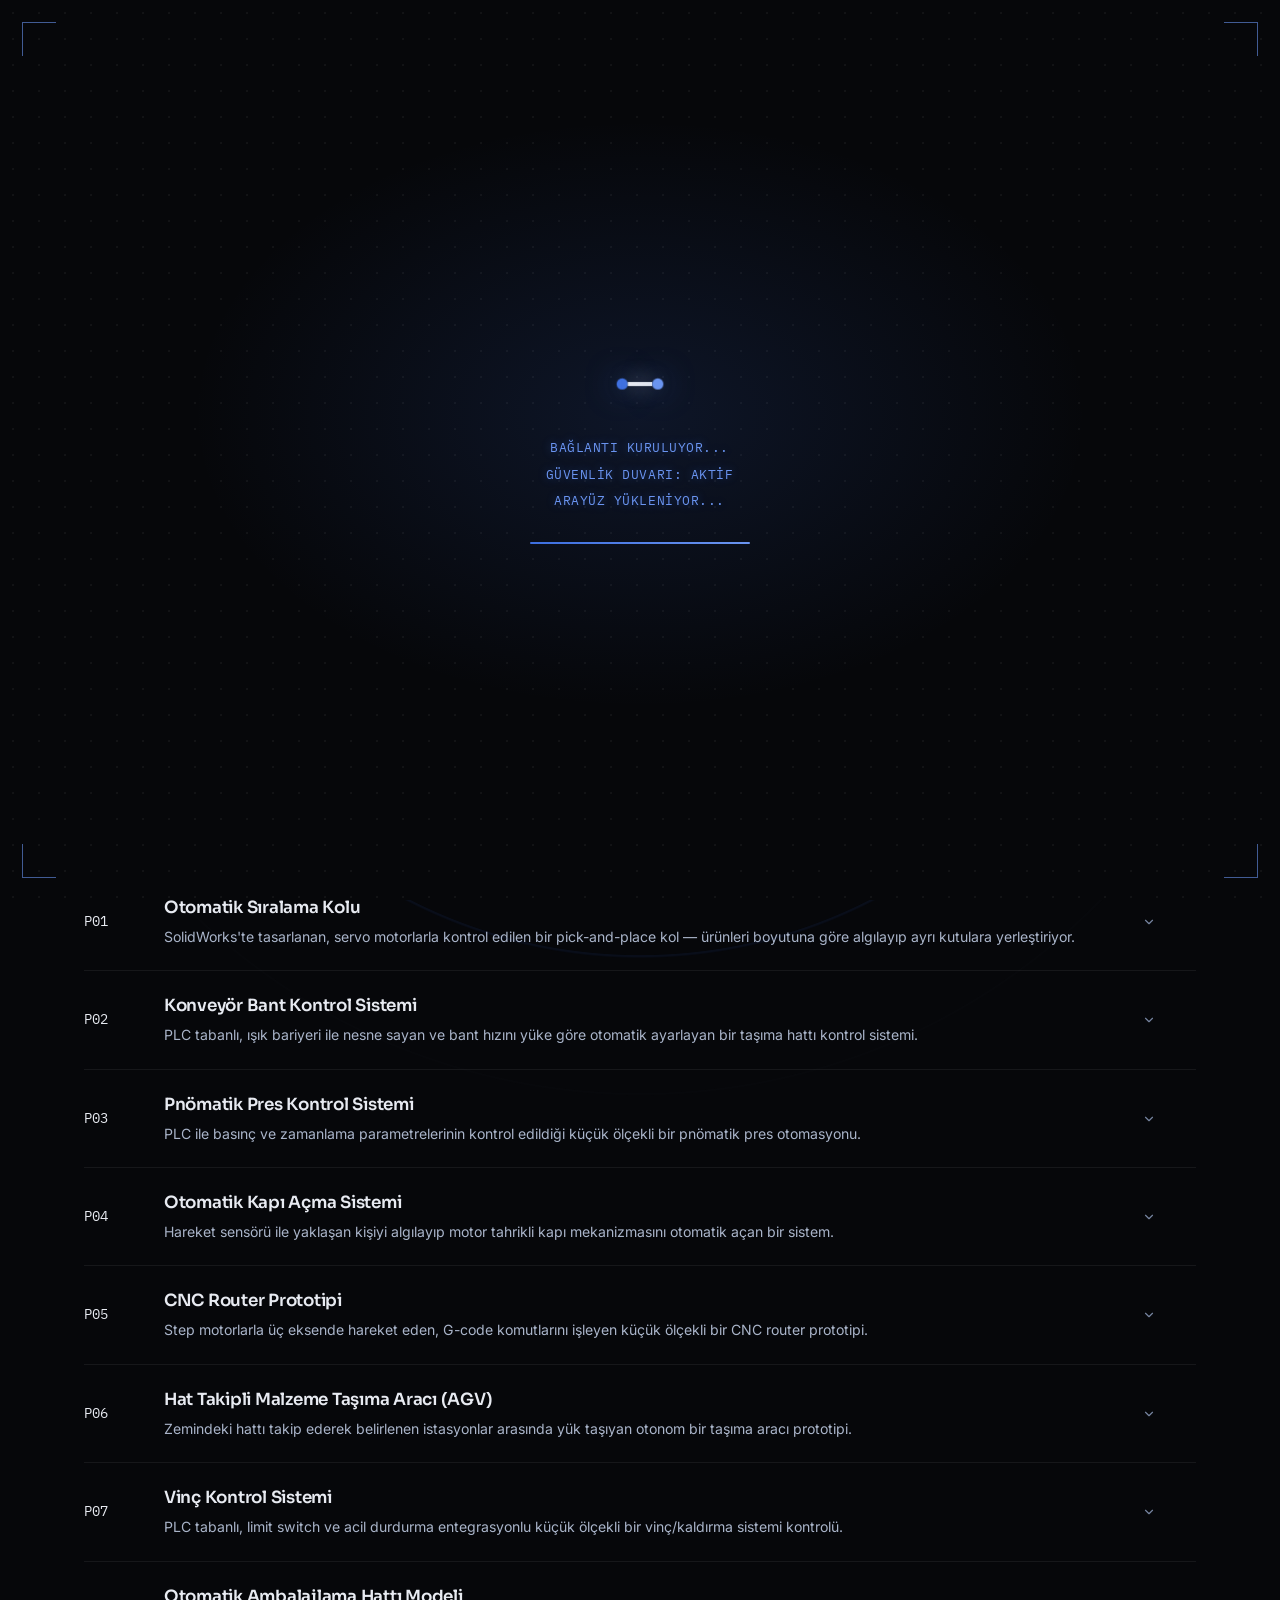
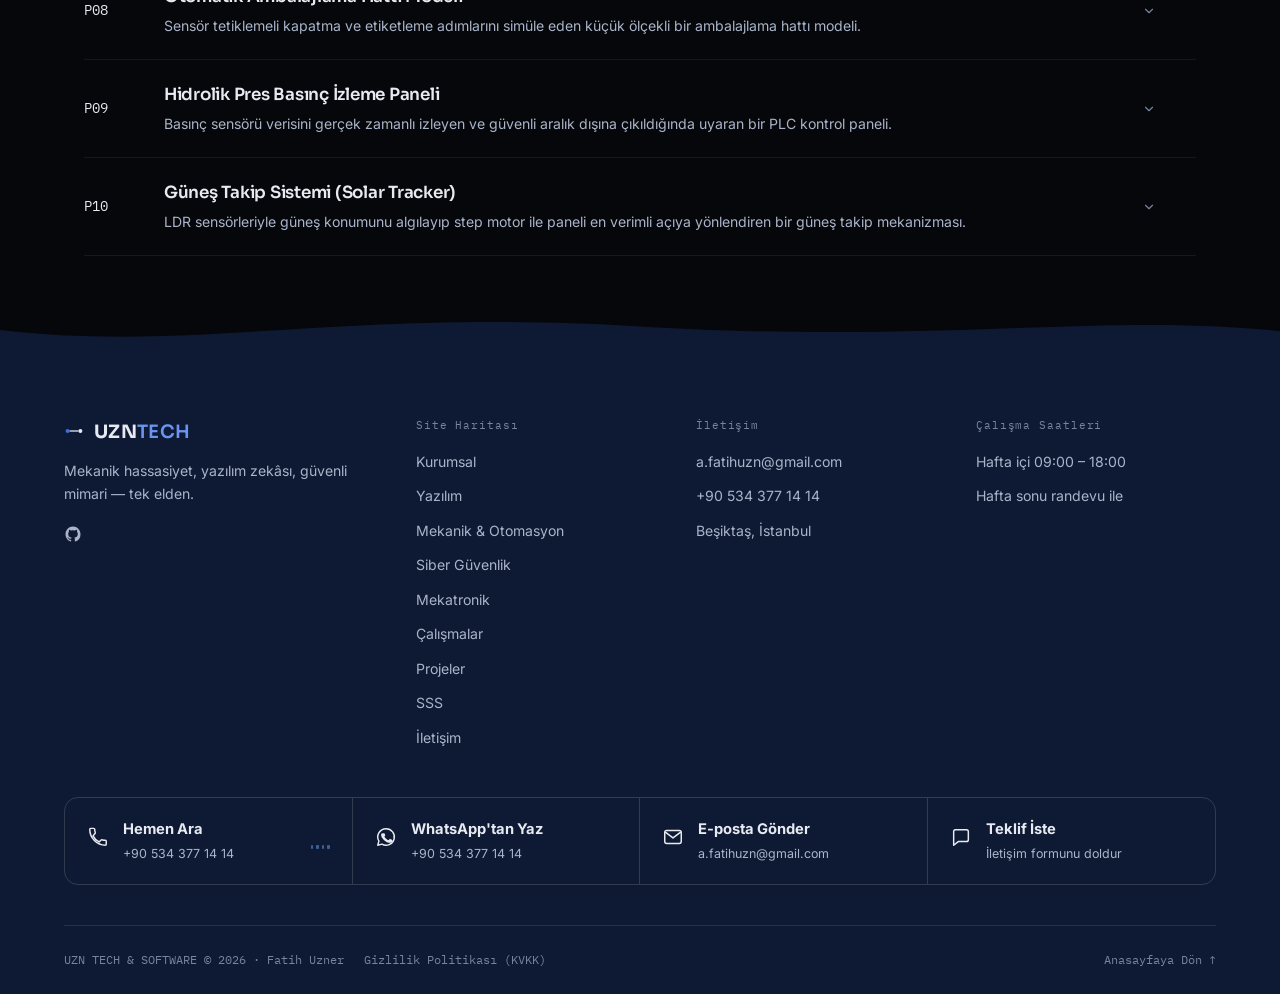
<file: mekanik-otomasyon.html>
<!DOCTYPE html>
<html lang="tr">
<head>
<meta charset="UTF-8">
<meta name="viewport" content="width=device-width, initial-scale=1.0">
<title>Mekanik & Otomasyon — UZN TECH &amp; SOFTWARE</title>
<meta name="description" content="UZN TECH & SOFTWARE — mekanik tasarım, CAD ve otomasyon hizmetleri.">

<link rel="icon" type="image/svg+xml" href="favicon.svg">
<link rel="icon" type="image/png" sizes="32x32" href="favicon-32.png">
<link rel="apple-touch-icon" sizes="180x180" href="apple-touch-icon.png">
<link rel="icon" type="image/png" sizes="512x512" href="icon-512.png">
<link rel="canonical" href="https://fatihuzn.github.io/consulting/mekanik-otomasyon.html">
<link rel="manifest" href="manifest.json">
<meta name="theme-color" media="(prefers-color-scheme: light)" content="#3d6fe0">
<meta name="theme-color" media="(prefers-color-scheme: dark)" content="#06070a">

<meta property="og:type" content="website">
<meta property="og:site_name" content="UZN TECH & SOFTWARE">
<meta property="og:title" content="Mekanik & Otomasyon — UZN TECH & SOFTWARE">
<meta property="og:description" content="UZN TECH & SOFTWARE — mekanik tasarım, CAD ve otomasyon hizmetleri.">
<meta property="og:image" content="https://fatihuzn.github.io/consulting/og-image.png">
<meta property="og:url" content="https://fatihuzn.github.io/consulting/mekanik-otomasyon.html">
<meta property="og:locale" content="tr_TR">

<link rel="preconnect" href="https://fonts.googleapis.com">
<link rel="preconnect" href="https://fonts.gstatic.com" crossorigin>
<link href="https://fonts.googleapis.com/css2?family=Sora:wght@600;700;800&family=Inter:wght@400;600&family=IBM+Plex+Mono:wght@400;500&display=swap" rel="stylesheet">
<link rel="stylesheet" href="css/tokens.css">
<link rel="stylesheet" href="css/effects.css">
<link rel="stylesheet" href="css/header-nav.css">
<link rel="stylesheet" href="css/layout-hero.css">
<link rel="stylesheet" href="css/typography-components.css">
<link rel="stylesheet" href="css/home-sections.css">
<link rel="stylesheet" href="css/content-sections.css">
<link rel="stylesheet" href="css/contact-footer-pages.css">
<meta name="twitter:card" content="summary_large_image">
<meta name="twitter:title" content="Mekanik & Otomasyon — UZN TECH &amp; SOFTWARE">
<meta name="twitter:description" content="Mekanik tasarım, PLC/otomasyon sistemleri ve prototipleme hizmetleri.">
<meta name="twitter:image" content="https://fatihuzn.github.io/consulting/og-image.png">

<script type="application/ld+json">
{
  "@context": "https://schema.org",
  "@type": "BreadcrumbList",
  "itemListElement": [
    {
      "@type": "ListItem",
      "position": 1,
      "name": "Anasayfa",
      "item": "https://fatihuzn.github.io/consulting/"
    },
    {
      "@type": "ListItem",
      "position": 2,
      "name": "Mekanik & Otomasyon",
      "item": "https://fatihuzn.github.io/consulting/mekanik-otomasyon.html"
    }
  ]
}
</script>
<script type="application/ld+json">
{
  "@context": "https://schema.org",
  "@type": "Service",
  "name": "Mekanik & Otomasyon",
  "description": "Mekanik tasarım, PLC/otomasyon sistemleri ve prototipleme hizmetleri.",
  "serviceType": "Mekanik & Otomasyon",
  "url": "https://fatihuzn.github.io/consulting/mekanik-otomasyon.html",
  "areaServed": {
    "@type": "Country",
    "name": "Türkiye"
  },
  "provider": {
    "@type": "ProfessionalService",
    "name": "UZN TECH & SOFTWARE",
    "url": "https://fatihuzn.github.io/consulting/",
    "email": "mailto:a.fatihuzn@gmail.com",
    "telephone": "+905343771414",
    "address": {
      "@type": "PostalAddress",
      "addressLocality": "Beşiktaş, İstanbul",
      "addressCountry": "TR"
    }
  }
}
</script>
</head>
<body>

<a href="#top" class="skip-link">İçeriğe atla</a>

<div class="circuit-bg" aria-hidden="true"></div>

<header class="site-header">
  <a href="index.html#top" class="logo">
    <svg class="logo-icon" width="20" height="20" viewBox="0 0 22 22" aria-hidden="true">
      <circle cx="4" cy="11" r="2.2" fill="var(--accent)"/>
      <line x1="6.2" y1="11" x2="15.8" y2="11" stroke="var(--signal)" stroke-width="1.4"/>
      <circle cx="18" cy="11" r="2.2" fill="var(--signal)"/>
    </svg>
    <span class="logo-mark">UZN<span class="logo-amp">TECH</span></span><span class="logo-sub">SOFTWARE &amp; OTOMASYON</span>
  </a>

  <div class="header-right">
    <nav class="site-nav">
      <a href="index.html#hizmetler"><span class="ref sensor-fade">U1</span> Çalışmalar</a>
      <a href="kurumsal.html"><span class="ref sensor-fade">U2</span> Kurumsal</a>
      <a href="index.html#projeler"><span class="ref sensor-fade">U3</span> Projeler</a>
      <a href="index.html#sss"><span class="ref sensor-fade">U4</span> SSS</a>
      <a href="index.html#iletisim"><span class="ref sensor-fade">U5</span> İletişim</a>
    </nav>
    <a href="index.html#top" class="btn btn-ghost btn-cv">Anasayfa</a>
  </div>
</header>

<div class="telemetry-strip" aria-label="Hızlı iletişim">
  <div class="telemetry-track">
    <a href="tel:+905343771414" class="telemetry-item">
      <svg class="telemetry-icon" viewBox="0 0 24 24" fill="none" aria-hidden="true"><path d="M6.6 10.8c1.4 2.8 3.8 5.2 6.6 6.6l2.2-2.2c.3-.3.7-.4 1-.2 1.1.4 2.3.6 3.6.6.6 0 1 .4 1 1V20c0 .6-.4 1-1 1C10.8 21 3 13.2 3 3.6c0-.6.4-1 1-1h3.4c.6 0 1 .4 1 1 0 1.3.2 2.5.6 3.6.1.4 0 .8-.3 1L6.6 10.8Z" stroke="currentColor" stroke-width="1.6" stroke-linejoin="round"/></svg>
      <span class="telemetry-val">+90 534 377 14 14</span><span class="ping-dot" aria-hidden="true"></span>
    </a>
    <span class="telemetry-sep" aria-hidden="true">/</span>
    <a href="mailto:a.fatihuzn@gmail.com" class="telemetry-item">
      <svg class="telemetry-icon" viewBox="0 0 24 24" fill="none" aria-hidden="true"><rect x="3" y="5" width="18" height="14" rx="2" stroke="currentColor" stroke-width="1.6"/><path d="m4 7 8 6 8-6" stroke="currentColor" stroke-width="1.6" stroke-linecap="round" stroke-linejoin="round"/></svg>
      <span class="telemetry-val">a.fatihuzn@gmail.com</span><span class="ping-dot" aria-hidden="true" style="animation-delay:2s;"></span>
    </a>
    <span class="telemetry-sep" aria-hidden="true">/</span>
    <span class="telemetry-item">
      <svg class="telemetry-icon" viewBox="0 0 24 24" fill="none" aria-hidden="true"><path d="M12 21s7-6.5 7-11.5A7 7 0 0 0 5 9.5C5 14.5 12 21 12 21Z" stroke="currentColor" stroke-width="1.6" stroke-linejoin="round"/><circle cx="12" cy="9.5" r="2.3" stroke="currentColor" stroke-width="1.6"/></svg>
      <span class="telemetry-val">Beşiktaş, İstanbul</span><span class="ping-dot" aria-hidden="true" style="animation-delay:4s;"></span>
    </span>
  </div>
</div>

<main id="top" tabindex="-1">
  <section class="section section-tinted" id="mekanik-otomasyon-full">
    <p class="eyebrow"><span class="node-motif"><span></span></span>U1.2 — MEKANİK & OTOMASYON</p>
    <h1>Mekanik &amp; Otomasyon</h1>
    <p class="about-role">Fikirden çalışan prototipe, tek elden.</p>
    <div class="about-text">
      <p>
        Mekanik tasarımdan kontrol sistemine kadar bir mekanizmanın tüm
        yaşam döngüsünde çalışıyorum. SolidWorks ile parça ve mekanizma
        tasarımı yapıyor, PLC ve mikrodenetleyici tabanlı kontrol
        sistemleri kuruyor, sensör–aktüatör entegrasyonlarını uçtan uca
        gerçekleştiriyorum.
      </p>
      <span class="subsection-heading" style="margin:32px 0 16px;padding-top:0;border-top:none;font-size:0.8rem;letter-spacing:0.06em;text-transform:uppercase;color:var(--text-faint);">Kullanılan Araçlar</span>
      <div class="skills-row">
        <div class="skill-badge"><span class="skill-mono">SW</span><span class="skill-name">SolidWorks</span></div>
        <div class="skill-badge"><span class="skill-mono">PLC</span><span class="skill-name">PLC</span></div>
        <div class="skill-badge"><span class="skill-mono">µC</span><span class="skill-name">Mikrodenetleyici</span></div>
        <div class="skill-badge"><span class="skill-mono">S/A</span><span class="skill-name">Sensör / Aktüatör</span></div>
      </div>
    </div>

    <h2 class="subsection-heading" id="mekanik-projeler">Projeler</h2>
    <!-- NOT: Aşağıdaki 2 proje YER TUTUCUDUR — kullanıcı henüz gerçek bir Mekanik & Otomasyon
         projesi paylaşmadı. Gerçekçi ama uydurma kurum/kaynak iddiası içermeyen örnek
         içerik olarak eklendi; kullanıcı isteğiyle gerçek projelerle değiştirilecek. -->
    <div class="project-list">
      <article class="project-row" data-track="mekanik">
        <button type="button" class="project-row-head" aria-expanded="false" aria-controls="proje-detay-mekanik-01">
          <div class="project-row-grid">
            <span class="project-ref">P01</span>
            <div class="project-info">
              <h3>Otomatik Sıralama Kolu</h3>
              <p>SolidWorks'te tasarlanan, servo motorlarla kontrol edilen bir pick-and-place kol — ürünleri boyutuna göre algılayıp ayrı kutulara yerleştiriyor.</p>
            </div>
            <svg class="project-chevron" width="14" height="14" viewBox="0 0 24 24" fill="none" aria-hidden="true"><path d="m6 9 6 6 6-6" stroke="currentColor" stroke-width="2" stroke-linecap="round" stroke-linejoin="round"/></svg>
            <svg class="dim-overlay" viewBox="0 0 400 60" preserveAspectRatio="none" aria-hidden="true">
              <path class="dim-bracket" d="M4,14 L4,4 L14,4"/>
              <path class="dim-bracket" d="M386,4 L396,4 L396,14"/>
              <path class="dim-bracket" d="M396,46 L396,56 L386,56"/>
              <path class="dim-bracket" d="M14,56 L4,56 L4,46"/>
              <line class="dim-line" x1="18" y1="30" x2="382" y2="30"/>
              <path class="dim-arrow" d="M18,30 L26,25 M18,30 L26,35"/>
              <path class="dim-arrow" d="M382,30 L374,25 M382,30 L374,35"/>
            </svg>
          </div>
        </button>
        <div class="project-detail-wrap" id="proje-detay-mekanik-01">
          <div class="project-detail-inner">
            <div class="project-detail">
              <p data-decrypt-target>3 eksenli, servo motorlarla tahrik edilen bir robot kol. Renk sensörüyle gelen ürünün rengini/boyutunu algılayıp doğru kutuya yerleştiriyor. Mekanizma SolidWorks'te tasarlanıp 3B baskı ile üretildi, kontrol mikrodenetleyici üzerinden yapılıyor.</p>
            </div>
          </div>
        </div>
      </article>
      <article class="project-row" data-track="mekanik">
        <button type="button" class="project-row-head" aria-expanded="false" aria-controls="proje-detay-mekanik-02">
          <div class="project-row-grid">
            <span class="project-ref">P02</span>
            <div class="project-info">
              <h3>Konveyör Bant Kontrol Sistemi</h3>
              <p>PLC tabanlı, ışık bariyeri ile nesne sayan ve bant hızını yüke göre otomatik ayarlayan bir taşıma hattı kontrol sistemi.</p>
            </div>
            <svg class="project-chevron" width="14" height="14" viewBox="0 0 24 24" fill="none" aria-hidden="true"><path d="m6 9 6 6 6-6" stroke="currentColor" stroke-width="2" stroke-linecap="round" stroke-linejoin="round"/></svg>
            <svg class="dim-overlay" viewBox="0 0 400 60" preserveAspectRatio="none" aria-hidden="true">
              <path class="dim-bracket" d="M4,14 L4,4 L14,4"/>
              <path class="dim-bracket" d="M386,4 L396,4 L396,14"/>
              <path class="dim-bracket" d="M396,46 L396,56 L386,56"/>
              <path class="dim-bracket" d="M14,56 L4,56 L4,46"/>
              <line class="dim-line" x1="18" y1="30" x2="382" y2="30"/>
              <path class="dim-arrow" d="M18,30 L26,25 M18,30 L26,35"/>
              <path class="dim-arrow" d="M382,30 L374,25 M382,30 L374,35"/>
            </svg>
          </div>
        </button>
        <div class="project-detail-wrap" id="proje-detay-mekanik-02">
          <div class="project-detail-inner">
            <div class="project-detail">
              <p data-decrypt-target>Küçük ölçekli bir konveyör bant düzeneği; giriş ve çıkışta ışık bariyerleriyle geçen nesne sayılıyor, PLC üzerinden bant hızı yük yoğunluğuna göre otomatik kademelendiriliyor. Acil durdurma ve manuel/otomatik mod seçimi mevcut.</p>
            </div>
          </div>
        </div>
      </article>
      <article class="project-row" data-track="mekanik">
        <button type="button" class="project-row-head" aria-expanded="false" aria-controls="proje-detay-mekanik-03">
          <div class="project-row-grid">
            <span class="project-ref">P03</span>
            <div class="project-info">
              <h3>Pnömatik Pres Kontrol Sistemi</h3>
              <p>PLC ile basınç ve zamanlama parametrelerinin kontrol edildiği küçük ölçekli bir pnömatik pres otomasyonu.</p>
            </div>
            <svg class="project-chevron" width="14" height="14" viewBox="0 0 24 24" fill="none" aria-hidden="true"><path d="m6 9 6 6 6-6" stroke="currentColor" stroke-width="2" stroke-linecap="round" stroke-linejoin="round"/></svg>
            <svg class="dim-overlay" viewBox="0 0 400 60" preserveAspectRatio="none" aria-hidden="true">
              <path class="dim-bracket" d="M4,14 L4,4 L14,4"/>
              <path class="dim-bracket" d="M386,4 L396,4 L396,14"/>
              <path class="dim-bracket" d="M396,46 L396,56 L386,56"/>
              <path class="dim-bracket" d="M14,56 L4,56 L4,46"/>
              <line class="dim-line" x1="18" y1="30" x2="382" y2="30"/>
              <path class="dim-arrow" d="M18,30 L26,25 M18,30 L26,35"/>
              <path class="dim-arrow" d="M382,30 L374,25 M382,30 L374,35"/>
            </svg>
          </div>
        </button>
        <div class="project-detail-wrap" id="proje-detay-mekanik-03">
          <div class="project-detail-inner">
            <div class="project-detail">
              <p data-decrypt-target>Pnömatik silindirin basınç ve strok süresi PLC üzerinden parametrik olarak ayarlanabiliyor; basınç sensörü geri beslemesiyle güvenli çalışma aralığı dışına çıkıldığında sistem otomatik durduruluyor.</p>
            </div>
          </div>
        </div>
      </article>
      <article class="project-row" data-track="mekanik">
        <button type="button" class="project-row-head" aria-expanded="false" aria-controls="proje-detay-mekanik-04">
          <div class="project-row-grid">
            <span class="project-ref">P04</span>
            <div class="project-info">
              <h3>Otomatik Kapı Açma Sistemi</h3>
              <p>Hareket sensörü ile yaklaşan kişiyi algılayıp motor tahrikli kapı mekanizmasını otomatik açan bir sistem.</p>
            </div>
            <svg class="project-chevron" width="14" height="14" viewBox="0 0 24 24" fill="none" aria-hidden="true"><path d="m6 9 6 6 6-6" stroke="currentColor" stroke-width="2" stroke-linecap="round" stroke-linejoin="round"/></svg>
            <svg class="dim-overlay" viewBox="0 0 400 60" preserveAspectRatio="none" aria-hidden="true">
              <path class="dim-bracket" d="M4,14 L4,4 L14,4"/>
              <path class="dim-bracket" d="M386,4 L396,4 L396,14"/>
              <path class="dim-bracket" d="M396,46 L396,56 L386,56"/>
              <path class="dim-bracket" d="M14,56 L4,56 L4,46"/>
              <line class="dim-line" x1="18" y1="30" x2="382" y2="30"/>
              <path class="dim-arrow" d="M18,30 L26,25 M18,30 L26,35"/>
              <path class="dim-arrow" d="M382,30 L374,25 M382,30 L374,35"/>
            </svg>
          </div>
        </button>
        <div class="project-detail-wrap" id="proje-detay-mekanik-04">
          <div class="project-detail-inner">
            <div class="project-detail">
              <p data-decrypt-target>PIR hareket sensörü belirli mesafede hareket algıladığında step motor üzerinden kayar kapı mekanizmasını açıyor, belirli süre sonra otomatik kapatıyor; limit switch'ler ile açık/kapalı konum güvenliği sağlanıyor.</p>
            </div>
          </div>
        </div>
      </article>
      <article class="project-row" data-track="mekanik">
        <button type="button" class="project-row-head" aria-expanded="false" aria-controls="proje-detay-mekanik-05">
          <div class="project-row-grid">
            <span class="project-ref">P05</span>
            <div class="project-info">
              <h3>CNC Router Prototipi</h3>
              <p>Step motorlarla üç eksende hareket eden, G-code komutlarını işleyen küçük ölçekli bir CNC router prototipi.</p>
            </div>
            <svg class="project-chevron" width="14" height="14" viewBox="0 0 24 24" fill="none" aria-hidden="true"><path d="m6 9 6 6 6-6" stroke="currentColor" stroke-width="2" stroke-linecap="round" stroke-linejoin="round"/></svg>
            <svg class="dim-overlay" viewBox="0 0 400 60" preserveAspectRatio="none" aria-hidden="true">
              <path class="dim-bracket" d="M4,14 L4,4 L14,4"/>
              <path class="dim-bracket" d="M386,4 L396,4 L396,14"/>
              <path class="dim-bracket" d="M396,46 L396,56 L386,56"/>
              <path class="dim-bracket" d="M14,56 L4,56 L4,46"/>
              <line class="dim-line" x1="18" y1="30" x2="382" y2="30"/>
              <path class="dim-arrow" d="M18,30 L26,25 M18,30 L26,35"/>
              <path class="dim-arrow" d="M382,30 L374,25 M382,30 L374,35"/>
            </svg>
          </div>
        </button>
        <div class="project-detail-wrap" id="proje-detay-mekanik-05">
          <div class="project-detail-inner">
            <div class="project-detail">
              <p data-decrypt-target>X-Y-Z eksenlerinde step motor ve vidalı miller ile hareket eden, açık kaynak bir denetleyici üzerinden G-code komutlarını işleyen küçük ölçekli bir CNC router. Ahşap ve yumuşak malzemelerde basit kesim/oyma testleri yapıldı.</p>
            </div>
          </div>
        </div>
      </article>
      <article class="project-row" data-track="mekanik">
        <button type="button" class="project-row-head" aria-expanded="false" aria-controls="proje-detay-mekanik-06">
          <div class="project-row-grid">
            <span class="project-ref">P06</span>
            <div class="project-info">
              <h3>Hat Takipli Malzeme Taşıma Aracı (AGV)</h3>
              <p>Zemindeki hattı takip ederek belirlenen istasyonlar arasında yük taşıyan otonom bir taşıma aracı prototipi.</p>
            </div>
            <svg class="project-chevron" width="14" height="14" viewBox="0 0 24 24" fill="none" aria-hidden="true"><path d="m6 9 6 6 6-6" stroke="currentColor" stroke-width="2" stroke-linecap="round" stroke-linejoin="round"/></svg>
            <svg class="dim-overlay" viewBox="0 0 400 60" preserveAspectRatio="none" aria-hidden="true">
              <path class="dim-bracket" d="M4,14 L4,4 L14,4"/>
              <path class="dim-bracket" d="M386,4 L396,4 L396,14"/>
              <path class="dim-bracket" d="M396,46 L396,56 L386,56"/>
              <path class="dim-bracket" d="M14,56 L4,56 L4,46"/>
              <line class="dim-line" x1="18" y1="30" x2="382" y2="30"/>
              <path class="dim-arrow" d="M18,30 L26,25 M18,30 L26,35"/>
              <path class="dim-arrow" d="M382,30 L374,25 M382,30 L374,35"/>
            </svg>
          </div>
        </button>
        <div class="project-detail-wrap" id="proje-detay-mekanik-06">
          <div class="project-detail-inner">
            <div class="project-detail">
              <p data-decrypt-target>IR sensör dizisiyle zemindeki hattı takip eden, üzerinde küçük yük taşıma platformu bulunan bir AGV prototipi. Kesişim noktalarında duruş/dönüş mantığı ve basit engel algılama entegre edildi.</p>
            </div>
          </div>
        </div>
      </article>
      <article class="project-row" data-track="mekanik">
        <button type="button" class="project-row-head" aria-expanded="false" aria-controls="proje-detay-mekanik-07">
          <div class="project-row-grid">
            <span class="project-ref">P07</span>
            <div class="project-info">
              <h3>Vinç Kontrol Sistemi</h3>
              <p>PLC tabanlı, limit switch ve acil durdurma entegrasyonlu küçük ölçekli bir vinç/kaldırma sistemi kontrolü.</p>
            </div>
            <svg class="project-chevron" width="14" height="14" viewBox="0 0 24 24" fill="none" aria-hidden="true"><path d="m6 9 6 6 6-6" stroke="currentColor" stroke-width="2" stroke-linecap="round" stroke-linejoin="round"/></svg>
            <svg class="dim-overlay" viewBox="0 0 400 60" preserveAspectRatio="none" aria-hidden="true">
              <path class="dim-bracket" d="M4,14 L4,4 L14,4"/>
              <path class="dim-bracket" d="M386,4 L396,4 L396,14"/>
              <path class="dim-bracket" d="M396,46 L396,56 L386,56"/>
              <path class="dim-bracket" d="M14,56 L4,56 L4,46"/>
              <line class="dim-line" x1="18" y1="30" x2="382" y2="30"/>
              <path class="dim-arrow" d="M18,30 L26,25 M18,30 L26,35"/>
              <path class="dim-arrow" d="M382,30 L374,25 M382,30 L374,35"/>
            </svg>
          </div>
        </button>
        <div class="project-detail-wrap" id="proje-detay-mekanik-07">
          <div class="project-detail-inner">
            <div class="project-detail">
              <p data-decrypt-target>Kaldırma, döndürme ve taşıma eksenleri PLC üzerinden ayrı ayrı kontrol ediliyor; her eksende limit switch ile mekanik sınır koruması, sistem genelinde acil durdurma butonu bulunuyor.</p>
            </div>
          </div>
        </div>
      </article>
      <article class="project-row" data-track="mekanik">
        <button type="button" class="project-row-head" aria-expanded="false" aria-controls="proje-detay-mekanik-08">
          <div class="project-row-grid">
            <span class="project-ref">P08</span>
            <div class="project-info">
              <h3>Otomatik Ambalajlama Hattı Modeli</h3>
              <p>Sensör tetiklemeli kapatma ve etiketleme adımlarını simüle eden küçük ölçekli bir ambalajlama hattı modeli.</p>
            </div>
            <svg class="project-chevron" width="14" height="14" viewBox="0 0 24 24" fill="none" aria-hidden="true"><path d="m6 9 6 6 6-6" stroke="currentColor" stroke-width="2" stroke-linecap="round" stroke-linejoin="round"/></svg>
            <svg class="dim-overlay" viewBox="0 0 400 60" preserveAspectRatio="none" aria-hidden="true">
              <path class="dim-bracket" d="M4,14 L4,4 L14,4"/>
              <path class="dim-bracket" d="M386,4 L396,4 L396,14"/>
              <path class="dim-bracket" d="M396,46 L396,56 L386,56"/>
              <path class="dim-bracket" d="M14,56 L4,56 L4,46"/>
              <line class="dim-line" x1="18" y1="30" x2="382" y2="30"/>
              <path class="dim-arrow" d="M18,30 L26,25 M18,30 L26,35"/>
              <path class="dim-arrow" d="M382,30 L374,25 M382,30 L374,35"/>
            </svg>
          </div>
        </button>
        <div class="project-detail-wrap" id="proje-detay-mekanik-08">
          <div class="project-detail-inner">
            <div class="project-detail">
              <p data-decrypt-target>Konveyör üzerinden geçen kutuları optik sensörle algılayıp sırasıyla kapatma pistonu ve etiketleme mekanizmasını tetikleyen, PLC ile senkronize edilmiş bir masaüstü ölçekli ambalajlama hattı modeli.</p>
            </div>
          </div>
        </div>
      </article>
      <article class="project-row" data-track="mekanik">
        <button type="button" class="project-row-head" aria-expanded="false" aria-controls="proje-detay-mekanik-09">
          <div class="project-row-grid">
            <span class="project-ref">P09</span>
            <div class="project-info">
              <h3>Hidrolik Pres Basınç İzleme Paneli</h3>
              <p>Basınç sensörü verisini gerçek zamanlı izleyen ve güvenli aralık dışına çıkıldığında uyaran bir PLC kontrol paneli.</p>
            </div>
            <svg class="project-chevron" width="14" height="14" viewBox="0 0 24 24" fill="none" aria-hidden="true"><path d="m6 9 6 6 6-6" stroke="currentColor" stroke-width="2" stroke-linecap="round" stroke-linejoin="round"/></svg>
            <svg class="dim-overlay" viewBox="0 0 400 60" preserveAspectRatio="none" aria-hidden="true">
              <path class="dim-bracket" d="M4,14 L4,4 L14,4"/>
              <path class="dim-bracket" d="M386,4 L396,4 L396,14"/>
              <path class="dim-bracket" d="M396,46 L396,56 L386,56"/>
              <path class="dim-bracket" d="M14,56 L4,56 L4,46"/>
              <line class="dim-line" x1="18" y1="30" x2="382" y2="30"/>
              <path class="dim-arrow" d="M18,30 L26,25 M18,30 L26,35"/>
              <path class="dim-arrow" d="M382,30 L374,25 M382,30 L374,35"/>
            </svg>
          </div>
        </button>
        <div class="project-detail-wrap" id="proje-detay-mekanik-09">
          <div class="project-detail-inner">
            <div class="project-detail">
              <p data-decrypt-target>Basınç sensöründen alınan analog veri PLC üzerinden okunup HMI panelde grafik olarak gösteriliyor; tanımlı güvenli aralık aşıldığında sistem otomatik olarak boşaltma valfini açıp basıncı düşürüyor.</p>
            </div>
          </div>
        </div>
      </article>
      <article class="project-row" data-track="mekanik">
        <button type="button" class="project-row-head" aria-expanded="false" aria-controls="proje-detay-mekanik-10">
          <div class="project-row-grid">
            <span class="project-ref">P10</span>
            <div class="project-info">
              <h3>Güneş Takip Sistemi (Solar Tracker)</h3>
              <p>LDR sensörleriyle güneş konumunu algılayıp step motor ile paneli en verimli açıya yönlendiren bir güneş takip mekanizması.</p>
            </div>
            <svg class="project-chevron" width="14" height="14" viewBox="0 0 24 24" fill="none" aria-hidden="true"><path d="m6 9 6 6 6-6" stroke="currentColor" stroke-width="2" stroke-linecap="round" stroke-linejoin="round"/></svg>
            <svg class="dim-overlay" viewBox="0 0 400 60" preserveAspectRatio="none" aria-hidden="true">
              <path class="dim-bracket" d="M4,14 L4,4 L14,4"/>
              <path class="dim-bracket" d="M386,4 L396,4 L396,14"/>
              <path class="dim-bracket" d="M396,46 L396,56 L386,56"/>
              <path class="dim-bracket" d="M14,56 L4,56 L4,46"/>
              <line class="dim-line" x1="18" y1="30" x2="382" y2="30"/>
              <path class="dim-arrow" d="M18,30 L26,25 M18,30 L26,35"/>
              <path class="dim-arrow" d="M382,30 L374,25 M382,30 L374,35"/>
            </svg>
          </div>
        </button>
        <div class="project-detail-wrap" id="proje-detay-mekanik-10">
          <div class="project-detail-inner">
            <div class="project-detail">
              <p data-decrypt-target>Panelin dört köşesine yerleştirilen LDR sensörlerinden alınan ışık şiddeti farkına göre step motor panel açısını sürekli günışığına dik kalacak şekilde ayarlıyor; test düzeneğinde sabit panele göre verim artışı gözlemlendi.</p>
            </div>
          </div>
        </div>
      </article>
    </div>
  </section>
</main>

<footer class="site-footer">
  <div class="footer-wave-top" aria-hidden="true"></div>
  <div class="footer-main">
    <div class="footer-brand">
      <a href="index.html#top" class="logo">
        <svg class="logo-icon" width="20" height="20" viewBox="0 0 22 22" aria-hidden="true">
          <circle cx="4" cy="11" r="2.2" fill="var(--accent)"/>
          <line x1="6.2" y1="11" x2="15.8" y2="11" stroke="var(--signal)" stroke-width="1.4"/>
          <circle cx="18" cy="11" r="2.2" fill="var(--signal)"/>
        </svg>
        <span class="logo-mark">UZN<span class="logo-amp">TECH</span></span>
      </a>
      <p class="footer-tagline">Mekanik hassasiyet, yazılım zekâsı, güvenli mimari — tek elden.</p>
      <div class="social-links footer-social">
        <a href="https://github.com/FatihUzn" target="_blank" rel="noopener" aria-label="GitHub">
          <svg width="18" height="18" viewBox="0 0 24 24" fill="none" aria-hidden="true"><path d="M12 2C6.48 2 2 6.58 2 12.25c0 4.53 2.87 8.37 6.84 9.73.5.09.68-.22.68-.49 0-.24-.01-.88-.01-1.72-2.78.62-3.37-1.37-3.37-1.37-.46-1.19-1.11-1.51-1.11-1.51-.91-.64.07-.62.07-.62 1 .07 1.53 1.05 1.53 1.05.89 1.56 2.34 1.11 2.91.85.09-.66.35-1.11.63-1.37-2.22-.26-4.56-1.13-4.56-5.02 0-1.11.39-2.02 1.03-2.73-.1-.26-.45-1.3.1-2.71 0 0 .84-.27 2.75 1.05a9.3 9.3 0 0 1 5 0c1.91-1.32 2.75-1.05 2.75-1.05.55 1.41.2 2.45.1 2.71.64.71 1.03 1.62 1.03 2.73 0 3.9-2.34 4.76-4.57 5.01.36.32.68.94.68 1.9 0 1.37-.01 2.47-.01 2.81 0 .27.18.59.69.49A10.26 10.26 0 0 0 22 12.25C22 6.58 17.52 2 12 2Z" fill="currentColor"/></svg>
        </a>
        <!-- LinkedIn: gerçek profil adresi belli olunca bu yorum işaretlerini kaldır
        <a href="https://linkedin.com/in/KULLANICI_ADIN" target="_blank" rel="noopener" aria-label="LinkedIn">
          <svg width="18" height="18" viewBox="0 0 24 24" fill="none" aria-hidden="true"><path d="M6.94 5a1.94 1.94 0 1 1-3.88 0 1.94 1.94 0 0 1 3.88 0ZM3.4 8.75h3.1V21H3.4V8.75Zm6.02 0h2.97v1.68h.04c.41-.78 1.42-1.6 2.93-1.6 3.13 0 3.71 2.06 3.71 4.74V21h-3.1v-5.75c0-1.37-.02-3.13-1.91-3.13-1.91 0-2.2 1.49-2.2 3.03V21h-3.1V8.75Z" fill="currentColor"/></svg>
        </a>
        -->
      </div>
    </div>

    <div class="footer-col">
      <span class="footer-col-title">Site Haritası</span>
      <a href="kurumsal.html">Kurumsal</a>
      <a href="yazilim.html">Yazılım</a>
      <a href="mekanik-otomasyon.html">Mekanik &amp; Otomasyon</a>
      <a href="siber-guvenlik.html">Siber Güvenlik</a>
      <a href="mekatronik.html">Mekatronik</a>
      <a href="index.html#hizmetler">Çalışmalar</a>
      <a href="index.html#projeler">Projeler</a>
      <a href="index.html#sss">SSS</a>
      <a href="index.html#iletisim">İletişim</a>
    </div>

    <div class="footer-col">
      <span class="footer-col-title">İletişim</span>
      <a href="mailto:a.fatihuzn@gmail.com">a.fatihuzn@gmail.com</a>
      <a href="tel:+905343771414">+90 534 377 14 14</a>
      <span class="footer-static">Beşiktaş, İstanbul</span>
    </div>

    <div class="footer-col">
      <span class="footer-col-title">Çalışma Saatleri</span>
      <span class="footer-static">Hafta içi 09:00 – 18:00</span>
      <span class="footer-static">Hafta sonu randevu ile</span>
    </div>
  </div>

  <nav class="footer-actions" aria-label="Hızlı işlemler">
    <a href="tel:+905343771414" class="footer-action magnetic">
      <span class="footer-action-icon"><svg width="22" height="22" viewBox="0 0 24 24" fill="none" aria-hidden="true"><path d="M6.6 10.8c1.4 2.8 3.8 5.2 6.6 6.6l2.2-2.2c.3-.3.7-.4 1-.2 1.1.4 2.3.6 3.6.6.6 0 1 .4 1 1V20c0 .6-.4 1-1 1C10.8 21 3 13.2 3 3.6c0-.6.4-1 1-1h3.4c.6 0 1 .4 1 1 0 1.3.2 2.5.6 3.6.1.4 0 .8-.3 1L6.6 10.8Z" stroke="currentColor" stroke-width="1.6" stroke-linejoin="round"/></svg></span>
      <span><span class="footer-action-title">Hemen Ara</span><span class="footer-action-sub">+90 534 377 14 14</span></span>
      <span class="wave-bars" aria-hidden="true"><span></span><span></span><span></span><span></span></span>
    </a>
    <a href="https://wa.me/905343771414" target="_blank" rel="noopener" class="footer-action magnetic">
      <span class="footer-action-icon"><svg width="22" height="22" viewBox="0 0 24 24" fill="none" aria-hidden="true"><path d="M12 3a9 9 0 0 0-7.75 13.55L3 21l4.6-1.22A9 9 0 1 0 12 3Z" stroke="currentColor" stroke-width="1.6" stroke-linejoin="round"/><path d="M8.6 8.4c.2-.5.5-.5.7-.5h.5c.2 0 .4 0 .6.4.2.5.6 1.5.7 1.6.1.1.1.3 0 .5-.1.2-.2.3-.3.4-.1.1-.3.3-.4.4-.1.1-.3.3-.1.6.2.3.8 1.3 1.7 2.1 1.2 1 2.1 1.4 2.4 1.5.3.1.5.1.7-.1.2-.2.7-.8.9-1.1.2-.3.4-.2.6-.1.2.1 1.5.7 1.8.8.3.1.5.2.5.3.1.2.1.9-.2 1.6-.3.7-1.5 1.4-2.1 1.5-.5.1-1.2.1-1.9-.1-.4-.1-1-.3-1.7-.6-3-1.3-4.9-4.3-5.1-4.5-.1-.2-1.2-1.6-1.2-3 0-1.4.7-2.1 1-2.4Z" fill="currentColor"/></svg></span>
      <span><span class="footer-action-title">WhatsApp'tan Yaz</span><span class="footer-action-sub">+90 534 377 14 14</span></span>
    </a>
    <a href="mailto:a.fatihuzn@gmail.com" class="footer-action magnetic">
      <span class="footer-action-icon"><svg width="22" height="22" viewBox="0 0 24 24" fill="none" aria-hidden="true"><rect x="3" y="5" width="18" height="14" rx="2" stroke="currentColor" stroke-width="1.6"/><path d="m4 7 8 6 8-6" stroke="currentColor" stroke-width="1.6" stroke-linecap="round" stroke-linejoin="round"/></svg></span>
      <span><span class="footer-action-title">E-posta Gönder</span><span class="footer-action-sub">a.fatihuzn@gmail.com</span></span>
    </a>
    <a href="index.html#iletisim" class="footer-action magnetic">
      <span class="footer-action-icon"><svg width="22" height="22" viewBox="0 0 24 24" fill="none" aria-hidden="true"><path d="M4 19V6a2 2 0 0 1 2-2h12a2 2 0 0 1 2 2v9a2 2 0 0 1-2 2H9l-5 4Z" stroke="currentColor" stroke-width="1.6" stroke-linejoin="round"/></svg></span>
      <span><span class="footer-action-title">Teklif İste</span><span class="footer-action-sub">İletişim formunu doldur</span></span>
    </a>
  </nav>

  <div class="footer-bottom">
    <div class="footer-bottom-left">
      <span>UZN TECH &amp; SOFTWARE © 2026 · Fatih Uzner</span>
      <a href="kvkk.html">Gizlilik Politikası (KVKK)</a>
    </div>
    <a href="index.html#top" class="footer-top-link">Anasayfaya Dön ↑</a>
  </div>
</footer>

<script src="app.js"></script>

</body>
</html>
</file>
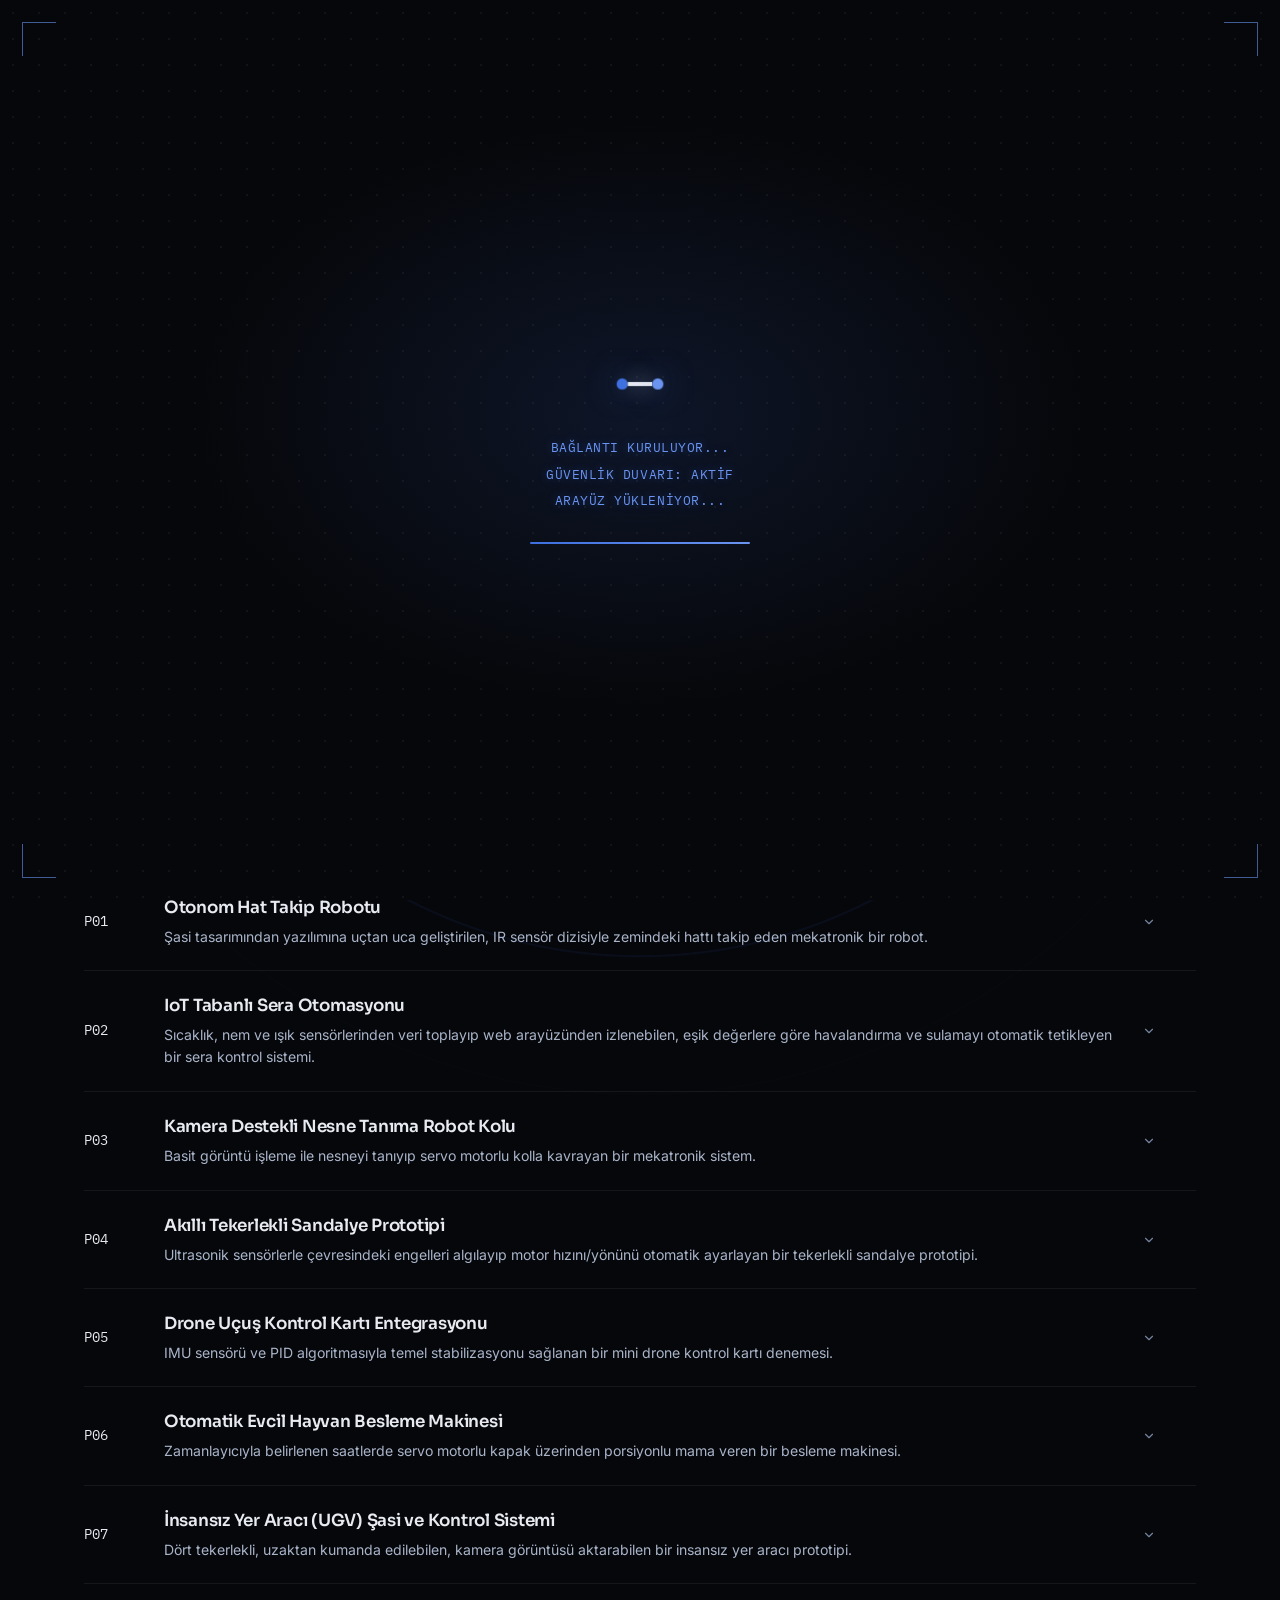
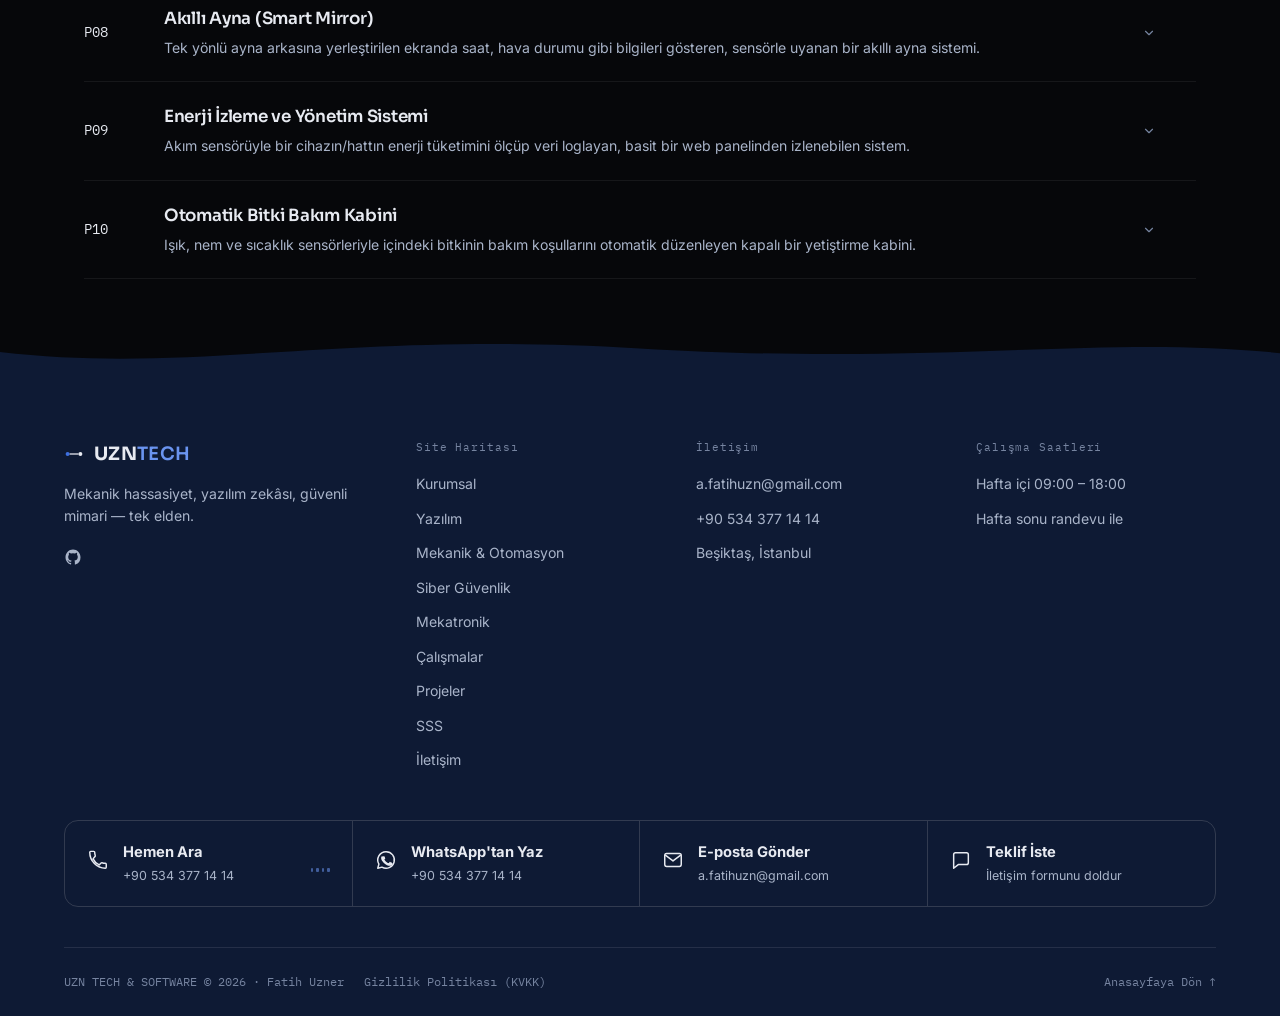
<file: mekatronik.html>
<!DOCTYPE html>
<html lang="tr">
<head>
<meta charset="UTF-8">
<meta name="viewport" content="width=device-width, initial-scale=1.0">
<title>Mekatronik — UZN TECH &amp; SOFTWARE</title>
<meta name="description" content="UZN TECH & SOFTWARE — mekatronik mühendisliği projeleri ve entegre çözümler.">

<link rel="icon" type="image/svg+xml" href="favicon.svg">
<link rel="icon" type="image/png" sizes="32x32" href="favicon-32.png">
<link rel="apple-touch-icon" sizes="180x180" href="apple-touch-icon.png">
<link rel="icon" type="image/png" sizes="512x512" href="icon-512.png">
<link rel="canonical" href="https://fatihuzn.github.io/consulting/mekatronik.html">
<link rel="manifest" href="manifest.json">
<meta name="theme-color" media="(prefers-color-scheme: light)" content="#3d6fe0">
<meta name="theme-color" media="(prefers-color-scheme: dark)" content="#06070a">

<meta property="og:type" content="website">
<meta property="og:site_name" content="UZN TECH & SOFTWARE">
<meta property="og:title" content="Mekatronik — UZN TECH & SOFTWARE">
<meta property="og:description" content="UZN TECH & SOFTWARE — mekatronik mühendisliği projeleri ve entegre çözümler.">
<meta property="og:image" content="https://fatihuzn.github.io/consulting/og-image.png">
<meta property="og:url" content="https://fatihuzn.github.io/consulting/mekatronik.html">
<meta property="og:locale" content="tr_TR">

<link rel="preconnect" href="https://fonts.googleapis.com">
<link rel="preconnect" href="https://fonts.gstatic.com" crossorigin>
<link href="https://fonts.googleapis.com/css2?family=Sora:wght@600;700;800&family=Inter:wght@400;600&family=IBM+Plex+Mono:wght@400;500&display=swap" rel="stylesheet">
<link rel="stylesheet" href="css/tokens.css">
<link rel="stylesheet" href="css/effects.css">
<link rel="stylesheet" href="css/header-nav.css">
<link rel="stylesheet" href="css/layout-hero.css">
<link rel="stylesheet" href="css/typography-components.css">
<link rel="stylesheet" href="css/home-sections.css">
<link rel="stylesheet" href="css/content-sections.css">
<link rel="stylesheet" href="css/contact-footer-pages.css">
<meta name="twitter:card" content="summary_large_image">
<meta name="twitter:title" content="Mekatronik — UZN TECH &amp; SOFTWARE">
<meta name="twitter:description" content="Mekanik, elektronik ve yazılımın birlikte yürütüldüğü uçtan uca mekatronik projeler.">
<meta name="twitter:image" content="https://fatihuzn.github.io/consulting/og-image.png">

<script type="application/ld+json">
{
  "@context": "https://schema.org",
  "@type": "BreadcrumbList",
  "itemListElement": [
    {
      "@type": "ListItem",
      "position": 1,
      "name": "Anasayfa",
      "item": "https://fatihuzn.github.io/consulting/"
    },
    {
      "@type": "ListItem",
      "position": 2,
      "name": "Mekatronik",
      "item": "https://fatihuzn.github.io/consulting/mekatronik.html"
    }
  ]
}
</script>
<script type="application/ld+json">
{
  "@context": "https://schema.org",
  "@type": "Service",
  "name": "Mekatronik",
  "description": "Mekanik, elektronik ve yazılımın birlikte yürütüldüğü uçtan uca mekatronik projeler.",
  "serviceType": "Mekatronik",
  "url": "https://fatihuzn.github.io/consulting/mekatronik.html",
  "areaServed": {
    "@type": "Country",
    "name": "Türkiye"
  },
  "provider": {
    "@type": "ProfessionalService",
    "name": "UZN TECH & SOFTWARE",
    "url": "https://fatihuzn.github.io/consulting/",
    "email": "mailto:a.fatihuzn@gmail.com",
    "telephone": "+905343771414",
    "address": {
      "@type": "PostalAddress",
      "addressLocality": "Beşiktaş, İstanbul",
      "addressCountry": "TR"
    }
  }
}
</script>
</head>
<body>

<a href="#top" class="skip-link">İçeriğe atla</a>

<div class="circuit-bg" aria-hidden="true"></div>

<header class="site-header">
  <a href="index.html#top" class="logo">
    <svg class="logo-icon" width="20" height="20" viewBox="0 0 22 22" aria-hidden="true">
      <circle cx="4" cy="11" r="2.2" fill="var(--accent)"/>
      <line x1="6.2" y1="11" x2="15.8" y2="11" stroke="var(--signal)" stroke-width="1.4"/>
      <circle cx="18" cy="11" r="2.2" fill="var(--signal)"/>
    </svg>
    <span class="logo-mark">UZN<span class="logo-amp">TECH</span></span><span class="logo-sub">SOFTWARE &amp; OTOMASYON</span>
  </a>

  <div class="header-right">
    <nav class="site-nav">
      <a href="index.html#hizmetler"><span class="ref sensor-fade">U1</span> Çalışmalar</a>
      <a href="kurumsal.html"><span class="ref sensor-fade">U2</span> Kurumsal</a>
      <a href="index.html#projeler"><span class="ref sensor-fade">U3</span> Projeler</a>
      <a href="index.html#sss"><span class="ref sensor-fade">U4</span> SSS</a>
      <a href="index.html#iletisim"><span class="ref sensor-fade">U5</span> İletişim</a>
    </nav>
    <a href="index.html#top" class="btn btn-ghost btn-cv">Anasayfa</a>
  </div>
</header>

<div class="telemetry-strip" aria-label="Hızlı iletişim">
  <div class="telemetry-track">
    <a href="tel:+905343771414" class="telemetry-item">
      <svg class="telemetry-icon" viewBox="0 0 24 24" fill="none" aria-hidden="true"><path d="M6.6 10.8c1.4 2.8 3.8 5.2 6.6 6.6l2.2-2.2c.3-.3.7-.4 1-.2 1.1.4 2.3.6 3.6.6.6 0 1 .4 1 1V20c0 .6-.4 1-1 1C10.8 21 3 13.2 3 3.6c0-.6.4-1 1-1h3.4c.6 0 1 .4 1 1 0 1.3.2 2.5.6 3.6.1.4 0 .8-.3 1L6.6 10.8Z" stroke="currentColor" stroke-width="1.6" stroke-linejoin="round"/></svg>
      <span class="telemetry-val">+90 534 377 14 14</span><span class="ping-dot" aria-hidden="true"></span>
    </a>
    <span class="telemetry-sep" aria-hidden="true">/</span>
    <a href="mailto:a.fatihuzn@gmail.com" class="telemetry-item">
      <svg class="telemetry-icon" viewBox="0 0 24 24" fill="none" aria-hidden="true"><rect x="3" y="5" width="18" height="14" rx="2" stroke="currentColor" stroke-width="1.6"/><path d="m4 7 8 6 8-6" stroke="currentColor" stroke-width="1.6" stroke-linecap="round" stroke-linejoin="round"/></svg>
      <span class="telemetry-val">a.fatihuzn@gmail.com</span><span class="ping-dot" aria-hidden="true" style="animation-delay:2s;"></span>
    </a>
    <span class="telemetry-sep" aria-hidden="true">/</span>
    <span class="telemetry-item">
      <svg class="telemetry-icon" viewBox="0 0 24 24" fill="none" aria-hidden="true"><path d="M12 21s7-6.5 7-11.5A7 7 0 0 0 5 9.5C5 14.5 12 21 12 21Z" stroke="currentColor" stroke-width="1.6" stroke-linejoin="round"/><circle cx="12" cy="9.5" r="2.3" stroke="currentColor" stroke-width="1.6"/></svg>
      <span class="telemetry-val">Beşiktaş, İstanbul</span><span class="ping-dot" aria-hidden="true" style="animation-delay:4s;"></span>
    </span>
  </div>
</div>

<main id="top" tabindex="-1">
  <section class="section section-tinted" id="mekatronik-full">
    <p class="eyebrow"><span class="node-motif"><span></span></span>U1.4 — MEKATRONİK</p>
    <h1>Mekatronik</h1>
    <p class="about-role">İki dünyanın birleştiği yer.</p>
    <div class="about-text">
      <p>
        Mekanik/otomasyon ve yazılım/siber güvenlik hattı burada
        birleşiyor — projelerin çoğu tek bir alanda değil, tam bu
        kesişimde yaşıyor. Donanım ve yazılım aynı elden, entegrasyon
        kaybı olmadan; tasarımdan devreye almaya tek sorumlu; güvenlik
        ise sisteme sonradan değil baştan dahil.
      </p>
      <span class="subsection-heading" style="margin:32px 0 16px;padding-top:0;border-top:none;font-size:0.8rem;letter-spacing:0.06em;text-transform:uppercase;color:var(--text-faint);">Üç Alan</span>
      <div class="skills-row">
        <div class="skill-badge"><span class="skill-mono">M&amp;O</span><span class="skill-name">Mekanik &amp; Otomasyon</span></div>
        <div class="skill-badge"><span class="skill-mono">SW</span><span class="skill-name">Yazılım Geliştirme</span></div>
        <div class="skill-badge"><span class="skill-mono">Sec</span><span class="skill-name">Siber Güvenlik</span></div>
      </div>
    </div>

    <h2 class="subsection-heading" id="mekatronik-projeler">Projeler</h2>
    <!-- NOT: Aşağıdaki 2 proje YER TUTUCUDUR — kullanıcı henüz gerçek bir Mekatronik/kesişim
         projesi paylaşmadı. Gerçekçi ama uydurma kurum/kaynak iddiası içermeyen örnek
         içerik olarak eklendi; kullanıcı isteğiyle gerçek projelerle değiştirilecek. -->
    <div class="project-list">
      <article class="project-row" data-track="ikisi">
        <button type="button" class="project-row-head" aria-expanded="false" aria-controls="proje-detay-mekatronik-01">
          <div class="project-row-grid">
            <span class="project-ref">P01</span>
            <div class="project-info">
              <h3>Otonom Hat Takip Robotu</h3>
              <p>Şasi tasarımından yazılımına uçtan uca geliştirilen, IR sensör dizisiyle zemindeki hattı takip eden mekatronik bir robot.</p>
            </div>
            <svg class="project-chevron" width="14" height="14" viewBox="0 0 24 24" fill="none" aria-hidden="true"><path d="m6 9 6 6 6-6" stroke="currentColor" stroke-width="2" stroke-linecap="round" stroke-linejoin="round"/></svg>
            <svg class="dim-overlay" viewBox="0 0 400 60" preserveAspectRatio="none" aria-hidden="true">
              <path class="dim-bracket" d="M4,14 L4,4 L14,4"/>
              <path class="dim-bracket" d="M386,4 L396,4 L396,14"/>
              <path class="dim-bracket" d="M396,46 L396,56 L386,56"/>
              <path class="dim-bracket" d="M14,56 L4,56 L4,46"/>
              <line class="dim-line" x1="18" y1="30" x2="382" y2="30"/>
              <path class="dim-arrow" d="M18,30 L26,25 M18,30 L26,35"/>
              <path class="dim-arrow" d="M382,30 L374,25 M382,30 L374,35"/>
            </svg>
          </div>
        </button>
        <div class="project-detail-wrap" id="proje-detay-mekatronik-01">
          <div class="project-detail-inner">
            <div class="project-detail">
              <p data-decrypt-target>Şasisi SolidWorks'te tasarlanıp 3B baskıyla üretilen, 5 kanallı IR sensör dizisiyle zemindeki hattı algılayan, mikrodenetleyici üzerinde çalışan bir PID kontrol algoritmasıyla yönünü ayarlayan otonom bir robot. Mekanik, elektronik ve yazılım tarafı baştan sona tek elden yürütüldü.</p>
            </div>
          </div>
        </div>
      </article>
      <article class="project-row" data-track="ikisi">
        <button type="button" class="project-row-head" aria-expanded="false" aria-controls="proje-detay-mekatronik-02">
          <div class="project-row-grid">
            <span class="project-ref">P02</span>
            <div class="project-info">
              <h3>IoT Tabanlı Sera Otomasyonu</h3>
              <p>Sıcaklık, nem ve ışık sensörlerinden veri toplayıp web arayüzünden izlenebilen, eşik değerlere göre havalandırma ve sulamayı otomatik tetikleyen bir sera kontrol sistemi.</p>
            </div>
            <svg class="project-chevron" width="14" height="14" viewBox="0 0 24 24" fill="none" aria-hidden="true"><path d="m6 9 6 6 6-6" stroke="currentColor" stroke-width="2" stroke-linecap="round" stroke-linejoin="round"/></svg>
            <svg class="dim-overlay" viewBox="0 0 400 60" preserveAspectRatio="none" aria-hidden="true">
              <path class="dim-bracket" d="M4,14 L4,4 L14,4"/>
              <path class="dim-bracket" d="M386,4 L396,4 L396,14"/>
              <path class="dim-bracket" d="M396,46 L396,56 L386,56"/>
              <path class="dim-bracket" d="M14,56 L4,56 L4,46"/>
              <line class="dim-line" x1="18" y1="30" x2="382" y2="30"/>
              <path class="dim-arrow" d="M18,30 L26,25 M18,30 L26,35"/>
              <path class="dim-arrow" d="M382,30 L374,25 M382,30 L374,35"/>
            </svg>
          </div>
        </button>
        <div class="project-detail-wrap" id="proje-detay-mekatronik-02">
          <div class="project-detail-inner">
            <div class="project-detail">
              <p data-decrypt-target>Mikrodenetleyiciye bağlı sıcaklık, nem ve ışık sensörleriyle veri toplayan; bu verileri basit bir web panelinde gösteren; eşik değerler aşıldığında fanı ve su pompasını röle üzerinden otomatik tetikleyen küçük ölçekli bir sera otomasyon sistemi. Veri iletimi yerel ağ üzerinden, kimlik doğrulamalı olarak yapılıyor.</p>
            </div>
          </div>
        </div>
      </article>
      <article class="project-row" data-track="ikisi">
        <button type="button" class="project-row-head" aria-expanded="false" aria-controls="proje-detay-mekatronik-03">
          <div class="project-row-grid">
            <span class="project-ref">P03</span>
            <div class="project-info">
              <h3>Kamera Destekli Nesne Tanıma Robot Kolu</h3>
              <p>Basit görüntü işleme ile nesneyi tanıyıp servo motorlu kolla kavrayan bir mekatronik sistem.</p>
            </div>
            <svg class="project-chevron" width="14" height="14" viewBox="0 0 24 24" fill="none" aria-hidden="true"><path d="m6 9 6 6 6-6" stroke="currentColor" stroke-width="2" stroke-linecap="round" stroke-linejoin="round"/></svg>
            <svg class="dim-overlay" viewBox="0 0 400 60" preserveAspectRatio="none" aria-hidden="true">
              <path class="dim-bracket" d="M4,14 L4,4 L14,4"/>
              <path class="dim-bracket" d="M386,4 L396,4 L396,14"/>
              <path class="dim-bracket" d="M396,46 L396,56 L386,56"/>
              <path class="dim-bracket" d="M14,56 L4,56 L4,46"/>
              <line class="dim-line" x1="18" y1="30" x2="382" y2="30"/>
              <path class="dim-arrow" d="M18,30 L26,25 M18,30 L26,35"/>
              <path class="dim-arrow" d="M382,30 L374,25 M382,30 L374,35"/>
            </svg>
          </div>
        </button>
        <div class="project-detail-wrap" id="proje-detay-mekatronik-03">
          <div class="project-detail-inner">
            <div class="project-detail">
              <p data-decrypt-target>Küçük bir kamera modülünden alınan görüntü üzerinde renk/şekil tabanlı basit görüntü işleme ile nesnenin konumu tespit ediliyor; bu konum bilgisine göre servo motorlu 4 eksenli kol nesneyi kavrayıp belirlenen noktaya bırakıyor.</p>
            </div>
          </div>
        </div>
      </article>
      <article class="project-row" data-track="ikisi">
        <button type="button" class="project-row-head" aria-expanded="false" aria-controls="proje-detay-mekatronik-04">
          <div class="project-row-grid">
            <span class="project-ref">P04</span>
            <div class="project-info">
              <h3>Akıllı Tekerlekli Sandalye Prototipi</h3>
              <p>Ultrasonik sensörlerle çevresindeki engelleri algılayıp motor hızını/yönünü otomatik ayarlayan bir tekerlekli sandalye prototipi.</p>
            </div>
            <svg class="project-chevron" width="14" height="14" viewBox="0 0 24 24" fill="none" aria-hidden="true"><path d="m6 9 6 6 6-6" stroke="currentColor" stroke-width="2" stroke-linecap="round" stroke-linejoin="round"/></svg>
            <svg class="dim-overlay" viewBox="0 0 400 60" preserveAspectRatio="none" aria-hidden="true">
              <path class="dim-bracket" d="M4,14 L4,4 L14,4"/>
              <path class="dim-bracket" d="M386,4 L396,4 L396,14"/>
              <path class="dim-bracket" d="M396,46 L396,56 L386,56"/>
              <path class="dim-bracket" d="M14,56 L4,56 L4,46"/>
              <line class="dim-line" x1="18" y1="30" x2="382" y2="30"/>
              <path class="dim-arrow" d="M18,30 L26,25 M18,30 L26,35"/>
              <path class="dim-arrow" d="M382,30 L374,25 M382,30 L374,35"/>
            </svg>
          </div>
        </button>
        <div class="project-detail-wrap" id="proje-detay-mekatronik-04">
          <div class="project-detail-inner">
            <div class="project-detail">
              <p data-decrypt-target>Ön ve yanlara yerleştirilen ultrasonik sensörlerden gelen mesafe verisiyle motor sürücüler üzerinden hız kademeli olarak azaltılıyor; engele çok yaklaşıldığında sistem sürücüyü sesli uyarıyor ve gerekirse hareketi durduruyor.</p>
            </div>
          </div>
        </div>
      </article>
      <article class="project-row" data-track="ikisi">
        <button type="button" class="project-row-head" aria-expanded="false" aria-controls="proje-detay-mekatronik-05">
          <div class="project-row-grid">
            <span class="project-ref">P05</span>
            <div class="project-info">
              <h3>Drone Uçuş Kontrol Kartı Entegrasyonu</h3>
              <p>IMU sensörü ve PID algoritmasıyla temel stabilizasyonu sağlanan bir mini drone kontrol kartı denemesi.</p>
            </div>
            <svg class="project-chevron" width="14" height="14" viewBox="0 0 24 24" fill="none" aria-hidden="true"><path d="m6 9 6 6 6-6" stroke="currentColor" stroke-width="2" stroke-linecap="round" stroke-linejoin="round"/></svg>
            <svg class="dim-overlay" viewBox="0 0 400 60" preserveAspectRatio="none" aria-hidden="true">
              <path class="dim-bracket" d="M4,14 L4,4 L14,4"/>
              <path class="dim-bracket" d="M386,4 L396,4 L396,14"/>
              <path class="dim-bracket" d="M396,46 L396,56 L386,56"/>
              <path class="dim-bracket" d="M14,56 L4,56 L4,46"/>
              <line class="dim-line" x1="18" y1="30" x2="382" y2="30"/>
              <path class="dim-arrow" d="M18,30 L26,25 M18,30 L26,35"/>
              <path class="dim-arrow" d="M382,30 L374,25 M382,30 L374,35"/>
            </svg>
          </div>
        </button>
        <div class="project-detail-wrap" id="proje-detay-mekatronik-05">
          <div class="project-detail-inner">
            <div class="project-detail">
              <p data-decrypt-target>Jiroskop/ivmeölçer içeren bir IMU sensöründen alınan açı verileri, mikrodenetleyici üzerinde çalışan bir PID algoritmasıyla işlenip dört motorun hızını dengeleyerek mini bir dronun havada stabil kalmasını sağlıyor.</p>
            </div>
          </div>
        </div>
      </article>
      <article class="project-row" data-track="ikisi">
        <button type="button" class="project-row-head" aria-expanded="false" aria-controls="proje-detay-mekatronik-06">
          <div class="project-row-grid">
            <span class="project-ref">P06</span>
            <div class="project-info">
              <h3>Otomatik Evcil Hayvan Besleme Makinesi</h3>
              <p>Zamanlayıcıyla belirlenen saatlerde servo motorlu kapak üzerinden porsiyonlu mama veren bir besleme makinesi.</p>
            </div>
            <svg class="project-chevron" width="14" height="14" viewBox="0 0 24 24" fill="none" aria-hidden="true"><path d="m6 9 6 6 6-6" stroke="currentColor" stroke-width="2" stroke-linecap="round" stroke-linejoin="round"/></svg>
            <svg class="dim-overlay" viewBox="0 0 400 60" preserveAspectRatio="none" aria-hidden="true">
              <path class="dim-bracket" d="M4,14 L4,4 L14,4"/>
              <path class="dim-bracket" d="M386,4 L396,4 L396,14"/>
              <path class="dim-bracket" d="M396,46 L396,56 L386,56"/>
              <path class="dim-bracket" d="M14,56 L4,56 L4,46"/>
              <line class="dim-line" x1="18" y1="30" x2="382" y2="30"/>
              <path class="dim-arrow" d="M18,30 L26,25 M18,30 L26,35"/>
              <path class="dim-arrow" d="M382,30 L374,25 M382,30 L374,35"/>
            </svg>
          </div>
        </button>
        <div class="project-detail-wrap" id="proje-detay-mekatronik-06">
          <div class="project-detail-inner">
            <div class="project-detail">
              <p data-decrypt-target>Gerçek zamanlı saat modülüyle önceden ayarlanan saatlerde servo motor kapak açıp belirli miktarda mamanın hazneden kaba dökülmesini sağlıyor; besleme geçmişi küçük bir ekranda görüntülenebiliyor.</p>
            </div>
          </div>
        </div>
      </article>
      <article class="project-row" data-track="ikisi">
        <button type="button" class="project-row-head" aria-expanded="false" aria-controls="proje-detay-mekatronik-07">
          <div class="project-row-grid">
            <span class="project-ref">P07</span>
            <div class="project-info">
              <h3>İnsansız Yer Aracı (UGV) Şasi ve Kontrol Sistemi</h3>
              <p>Dört tekerlekli, uzaktan kumanda edilebilen, kamera görüntüsü aktarabilen bir insansız yer aracı prototipi.</p>
            </div>
            <svg class="project-chevron" width="14" height="14" viewBox="0 0 24 24" fill="none" aria-hidden="true"><path d="m6 9 6 6 6-6" stroke="currentColor" stroke-width="2" stroke-linecap="round" stroke-linejoin="round"/></svg>
            <svg class="dim-overlay" viewBox="0 0 400 60" preserveAspectRatio="none" aria-hidden="true">
              <path class="dim-bracket" d="M4,14 L4,4 L14,4"/>
              <path class="dim-bracket" d="M386,4 L396,4 L396,14"/>
              <path class="dim-bracket" d="M396,46 L396,56 L386,56"/>
              <path class="dim-bracket" d="M14,56 L4,56 L4,46"/>
              <line class="dim-line" x1="18" y1="30" x2="382" y2="30"/>
              <path class="dim-arrow" d="M18,30 L26,25 M18,30 L26,35"/>
              <path class="dim-arrow" d="M382,30 L374,25 M382,30 L374,35"/>
            </svg>
          </div>
        </button>
        <div class="project-detail-wrap" id="proje-detay-mekatronik-07">
          <div class="project-detail-inner">
            <div class="project-detail">
              <p data-decrypt-target>4WD şasi üzerine motor sürücü, kablosuz kontrol modülü ve canlı görüntü aktaran bir kamera entegre edildi; araç bir uzaktan kumanda/telefon uygulaması üzerinden yönlendirilip anlık görüntü izlenebiliyor.</p>
            </div>
          </div>
        </div>
      </article>
      <article class="project-row" data-track="ikisi">
        <button type="button" class="project-row-head" aria-expanded="false" aria-controls="proje-detay-mekatronik-08">
          <div class="project-row-grid">
            <span class="project-ref">P08</span>
            <div class="project-info">
              <h3>Akıllı Ayna (Smart Mirror)</h3>
              <p>Tek yönlü ayna arkasına yerleştirilen ekranda saat, hava durumu gibi bilgileri gösteren, sensörle uyanan bir akıllı ayna sistemi.</p>
            </div>
            <svg class="project-chevron" width="14" height="14" viewBox="0 0 24 24" fill="none" aria-hidden="true"><path d="m6 9 6 6 6-6" stroke="currentColor" stroke-width="2" stroke-linecap="round" stroke-linejoin="round"/></svg>
            <svg class="dim-overlay" viewBox="0 0 400 60" preserveAspectRatio="none" aria-hidden="true">
              <path class="dim-bracket" d="M4,14 L4,4 L14,4"/>
              <path class="dim-bracket" d="M386,4 L396,4 L396,14"/>
              <path class="dim-bracket" d="M396,46 L396,56 L386,56"/>
              <path class="dim-bracket" d="M14,56 L4,56 L4,46"/>
              <line class="dim-line" x1="18" y1="30" x2="382" y2="30"/>
              <path class="dim-arrow" d="M18,30 L26,25 M18,30 L26,35"/>
              <path class="dim-arrow" d="M382,30 L374,25 M382,30 L374,35"/>
            </svg>
          </div>
        </button>
        <div class="project-detail-wrap" id="proje-detay-mekatronik-08">
          <div class="project-detail-inner">
            <div class="project-detail">
              <p data-decrypt-target>Tek yönlü aynanın arkasına yerleştirilen küçük bir ekranda saat ve temel bilgiler gösteriliyor; yaklaşma sensörü kişi yaklaştığında ekranı otomatik aktif hale getirip uzaklaştığında bekleme moduna alıyor.</p>
            </div>
          </div>
        </div>
      </article>
      <article class="project-row" data-track="ikisi">
        <button type="button" class="project-row-head" aria-expanded="false" aria-controls="proje-detay-mekatronik-09">
          <div class="project-row-grid">
            <span class="project-ref">P09</span>
            <div class="project-info">
              <h3>Enerji İzleme ve Yönetim Sistemi</h3>
              <p>Akım sensörüyle bir cihazın/hattın enerji tüketimini ölçüp veri loglayan, basit bir web panelinden izlenebilen sistem.</p>
            </div>
            <svg class="project-chevron" width="14" height="14" viewBox="0 0 24 24" fill="none" aria-hidden="true"><path d="m6 9 6 6 6-6" stroke="currentColor" stroke-width="2" stroke-linecap="round" stroke-linejoin="round"/></svg>
            <svg class="dim-overlay" viewBox="0 0 400 60" preserveAspectRatio="none" aria-hidden="true">
              <path class="dim-bracket" d="M4,14 L4,4 L14,4"/>
              <path class="dim-bracket" d="M386,4 L396,4 L396,14"/>
              <path class="dim-bracket" d="M396,46 L396,56 L386,56"/>
              <path class="dim-bracket" d="M14,56 L4,56 L4,46"/>
              <line class="dim-line" x1="18" y1="30" x2="382" y2="30"/>
              <path class="dim-arrow" d="M18,30 L26,25 M18,30 L26,35"/>
              <path class="dim-arrow" d="M382,30 L374,25 M382,30 L374,35"/>
            </svg>
          </div>
        </button>
        <div class="project-detail-wrap" id="proje-detay-mekatronik-09">
          <div class="project-detail-inner">
            <div class="project-detail">
              <p data-decrypt-target>Bir akım sensörü ile ölçülen anlık tüketim verisi mikrodenetleyici üzerinden periyodik olarak kaydediliyor; toplanan veriler yerel ağdaki basit bir web panelinde grafik olarak görüntülenebiliyor, belirlenen eşik aşıldığında uyarı veriyor.</p>
            </div>
          </div>
        </div>
      </article>
      <article class="project-row" data-track="ikisi">
        <button type="button" class="project-row-head" aria-expanded="false" aria-controls="proje-detay-mekatronik-10">
          <div class="project-row-grid">
            <span class="project-ref">P10</span>
            <div class="project-info">
              <h3>Otomatik Bitki Bakım Kabini</h3>
              <p>Işık, nem ve sıcaklık sensörleriyle içindeki bitkinin bakım koşullarını otomatik düzenleyen kapalı bir yetiştirme kabini.</p>
            </div>
            <svg class="project-chevron" width="14" height="14" viewBox="0 0 24 24" fill="none" aria-hidden="true"><path d="m6 9 6 6 6-6" stroke="currentColor" stroke-width="2" stroke-linecap="round" stroke-linejoin="round"/></svg>
            <svg class="dim-overlay" viewBox="0 0 400 60" preserveAspectRatio="none" aria-hidden="true">
              <path class="dim-bracket" d="M4,14 L4,4 L14,4"/>
              <path class="dim-bracket" d="M386,4 L396,4 L396,14"/>
              <path class="dim-bracket" d="M396,46 L396,56 L386,56"/>
              <path class="dim-bracket" d="M14,56 L4,56 L4,46"/>
              <line class="dim-line" x1="18" y1="30" x2="382" y2="30"/>
              <path class="dim-arrow" d="M18,30 L26,25 M18,30 L26,35"/>
              <path class="dim-arrow" d="M382,30 L374,25 M382,30 L374,35"/>
            </svg>
          </div>
        </button>
        <div class="project-detail-wrap" id="proje-detay-mekatronik-10">
          <div class="project-detail-inner">
            <div class="project-detail">
              <p data-decrypt-target>Kabin içine yerleştirilen ışık, nem ve sıcaklık sensörlerinden alınan verilere göre LED aydınlatma, küçük bir fan ve damla sulama sistemi mikrodenetleyici üzerinden otomatik kontrol ediliyor; bitkinin ihtiyacına göre koşullar sabit tutulmaya çalışılıyor.</p>
            </div>
          </div>
        </div>
      </article>
    </div>
  </section>
</main>

<footer class="site-footer">
  <div class="footer-wave-top" aria-hidden="true"></div>
  <div class="footer-main">
    <div class="footer-brand">
      <a href="index.html#top" class="logo">
        <svg class="logo-icon" width="20" height="20" viewBox="0 0 22 22" aria-hidden="true">
          <circle cx="4" cy="11" r="2.2" fill="var(--accent)"/>
          <line x1="6.2" y1="11" x2="15.8" y2="11" stroke="var(--signal)" stroke-width="1.4"/>
          <circle cx="18" cy="11" r="2.2" fill="var(--signal)"/>
        </svg>
        <span class="logo-mark">UZN<span class="logo-amp">TECH</span></span>
      </a>
      <p class="footer-tagline">Mekanik hassasiyet, yazılım zekâsı, güvenli mimari — tek elden.</p>
      <div class="social-links footer-social">
        <a href="https://github.com/FatihUzn" target="_blank" rel="noopener" aria-label="GitHub">
          <svg width="18" height="18" viewBox="0 0 24 24" fill="none" aria-hidden="true"><path d="M12 2C6.48 2 2 6.58 2 12.25c0 4.53 2.87 8.37 6.84 9.73.5.09.68-.22.68-.49 0-.24-.01-.88-.01-1.72-2.78.62-3.37-1.37-3.37-1.37-.46-1.19-1.11-1.51-1.11-1.51-.91-.64.07-.62.07-.62 1 .07 1.53 1.05 1.53 1.05.89 1.56 2.34 1.11 2.91.85.09-.66.35-1.11.63-1.37-2.22-.26-4.56-1.13-4.56-5.02 0-1.11.39-2.02 1.03-2.73-.1-.26-.45-1.3.1-2.71 0 0 .84-.27 2.75 1.05a9.3 9.3 0 0 1 5 0c1.91-1.32 2.75-1.05 2.75-1.05.55 1.41.2 2.45.1 2.71.64.71 1.03 1.62 1.03 2.73 0 3.9-2.34 4.76-4.57 5.01.36.32.68.94.68 1.9 0 1.37-.01 2.47-.01 2.81 0 .27.18.59.69.49A10.26 10.26 0 0 0 22 12.25C22 6.58 17.52 2 12 2Z" fill="currentColor"/></svg>
        </a>
        <!-- LinkedIn: gerçek profil adresi belli olunca bu yorum işaretlerini kaldır
        <a href="https://linkedin.com/in/KULLANICI_ADIN" target="_blank" rel="noopener" aria-label="LinkedIn">
          <svg width="18" height="18" viewBox="0 0 24 24" fill="none" aria-hidden="true"><path d="M6.94 5a1.94 1.94 0 1 1-3.88 0 1.94 1.94 0 0 1 3.88 0ZM3.4 8.75h3.1V21H3.4V8.75Zm6.02 0h2.97v1.68h.04c.41-.78 1.42-1.6 2.93-1.6 3.13 0 3.71 2.06 3.71 4.74V21h-3.1v-5.75c0-1.37-.02-3.13-1.91-3.13-1.91 0-2.2 1.49-2.2 3.03V21h-3.1V8.75Z" fill="currentColor"/></svg>
        </a>
        -->
      </div>
    </div>

    <div class="footer-col">
      <span class="footer-col-title">Site Haritası</span>
      <a href="kurumsal.html">Kurumsal</a>
      <a href="yazilim.html">Yazılım</a>
      <a href="mekanik-otomasyon.html">Mekanik &amp; Otomasyon</a>
      <a href="siber-guvenlik.html">Siber Güvenlik</a>
      <a href="mekatronik.html">Mekatronik</a>
      <a href="index.html#hizmetler">Çalışmalar</a>
      <a href="index.html#projeler">Projeler</a>
      <a href="index.html#sss">SSS</a>
      <a href="index.html#iletisim">İletişim</a>
    </div>

    <div class="footer-col">
      <span class="footer-col-title">İletişim</span>
      <a href="mailto:a.fatihuzn@gmail.com">a.fatihuzn@gmail.com</a>
      <a href="tel:+905343771414">+90 534 377 14 14</a>
      <span class="footer-static">Beşiktaş, İstanbul</span>
    </div>

    <div class="footer-col">
      <span class="footer-col-title">Çalışma Saatleri</span>
      <span class="footer-static">Hafta içi 09:00 – 18:00</span>
      <span class="footer-static">Hafta sonu randevu ile</span>
    </div>
  </div>

  <nav class="footer-actions" aria-label="Hızlı işlemler">
    <a href="tel:+905343771414" class="footer-action magnetic">
      <span class="footer-action-icon"><svg width="22" height="22" viewBox="0 0 24 24" fill="none" aria-hidden="true"><path d="M6.6 10.8c1.4 2.8 3.8 5.2 6.6 6.6l2.2-2.2c.3-.3.7-.4 1-.2 1.1.4 2.3.6 3.6.6.6 0 1 .4 1 1V20c0 .6-.4 1-1 1C10.8 21 3 13.2 3 3.6c0-.6.4-1 1-1h3.4c.6 0 1 .4 1 1 0 1.3.2 2.5.6 3.6.1.4 0 .8-.3 1L6.6 10.8Z" stroke="currentColor" stroke-width="1.6" stroke-linejoin="round"/></svg></span>
      <span><span class="footer-action-title">Hemen Ara</span><span class="footer-action-sub">+90 534 377 14 14</span></span>
      <span class="wave-bars" aria-hidden="true"><span></span><span></span><span></span><span></span></span>
    </a>
    <a href="https://wa.me/905343771414" target="_blank" rel="noopener" class="footer-action magnetic">
      <span class="footer-action-icon"><svg width="22" height="22" viewBox="0 0 24 24" fill="none" aria-hidden="true"><path d="M12 3a9 9 0 0 0-7.75 13.55L3 21l4.6-1.22A9 9 0 1 0 12 3Z" stroke="currentColor" stroke-width="1.6" stroke-linejoin="round"/><path d="M8.6 8.4c.2-.5.5-.5.7-.5h.5c.2 0 .4 0 .6.4.2.5.6 1.5.7 1.6.1.1.1.3 0 .5-.1.2-.2.3-.3.4-.1.1-.3.3-.4.4-.1.1-.3.3-.1.6.2.3.8 1.3 1.7 2.1 1.2 1 2.1 1.4 2.4 1.5.3.1.5.1.7-.1.2-.2.7-.8.9-1.1.2-.3.4-.2.6-.1.2.1 1.5.7 1.8.8.3.1.5.2.5.3.1.2.1.9-.2 1.6-.3.7-1.5 1.4-2.1 1.5-.5.1-1.2.1-1.9-.1-.4-.1-1-.3-1.7-.6-3-1.3-4.9-4.3-5.1-4.5-.1-.2-1.2-1.6-1.2-3 0-1.4.7-2.1 1-2.4Z" fill="currentColor"/></svg></span>
      <span><span class="footer-action-title">WhatsApp'tan Yaz</span><span class="footer-action-sub">+90 534 377 14 14</span></span>
    </a>
    <a href="mailto:a.fatihuzn@gmail.com" class="footer-action magnetic">
      <span class="footer-action-icon"><svg width="22" height="22" viewBox="0 0 24 24" fill="none" aria-hidden="true"><rect x="3" y="5" width="18" height="14" rx="2" stroke="currentColor" stroke-width="1.6"/><path d="m4 7 8 6 8-6" stroke="currentColor" stroke-width="1.6" stroke-linecap="round" stroke-linejoin="round"/></svg></span>
      <span><span class="footer-action-title">E-posta Gönder</span><span class="footer-action-sub">a.fatihuzn@gmail.com</span></span>
    </a>
    <a href="index.html#iletisim" class="footer-action magnetic">
      <span class="footer-action-icon"><svg width="22" height="22" viewBox="0 0 24 24" fill="none" aria-hidden="true"><path d="M4 19V6a2 2 0 0 1 2-2h12a2 2 0 0 1 2 2v9a2 2 0 0 1-2 2H9l-5 4Z" stroke="currentColor" stroke-width="1.6" stroke-linejoin="round"/></svg></span>
      <span><span class="footer-action-title">Teklif İste</span><span class="footer-action-sub">İletişim formunu doldur</span></span>
    </a>
  </nav>

  <div class="footer-bottom">
    <div class="footer-bottom-left">
      <span>UZN TECH &amp; SOFTWARE © 2026 · Fatih Uzner</span>
      <a href="kvkk.html">Gizlilik Politikası (KVKK)</a>
    </div>
    <a href="index.html#top" class="footer-top-link">Anasayfaya Dön ↑</a>
  </div>
</footer>

<script src="app.js"></script>

</body>
</html>
</file>
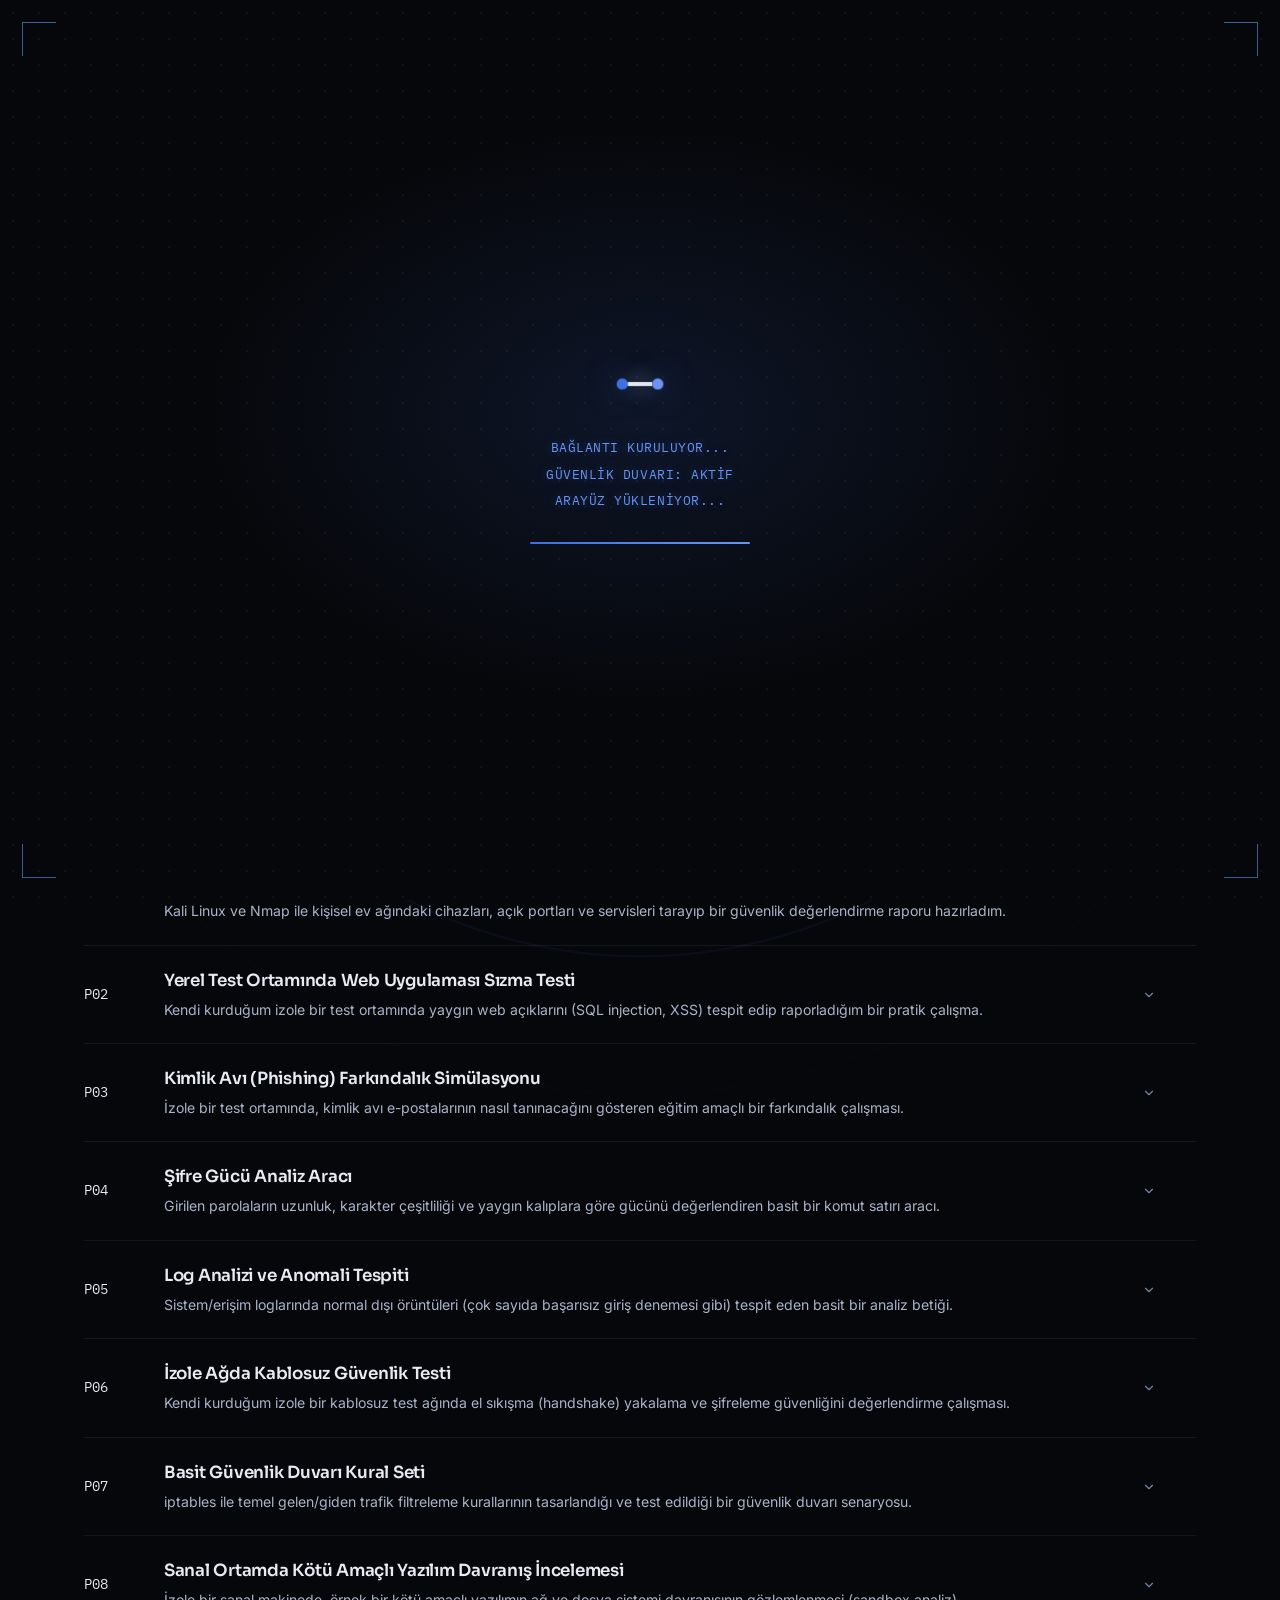
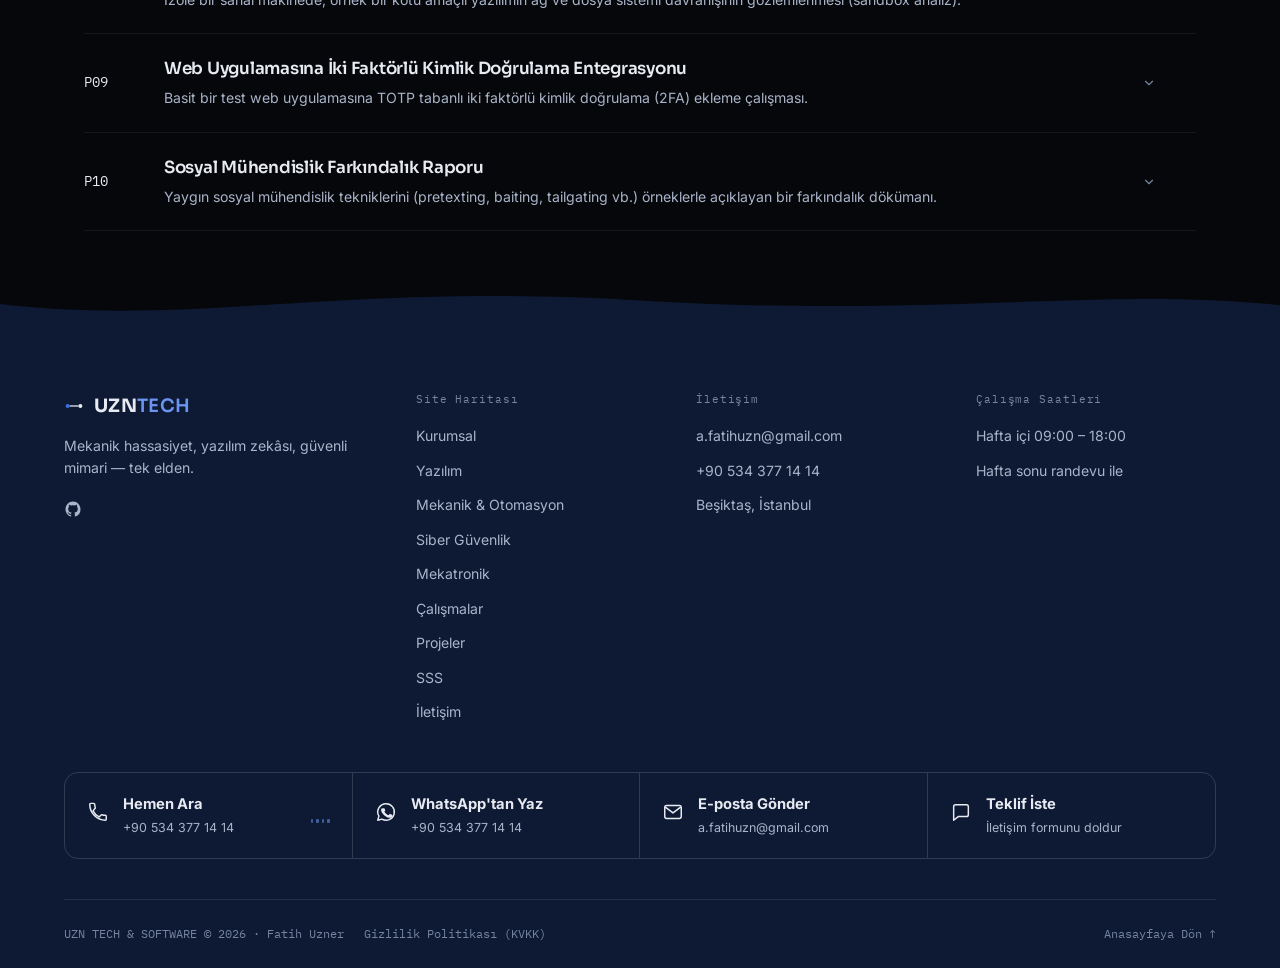
<file: siber-guvenlik.html>
<!DOCTYPE html>
<html lang="tr">
<head>
<meta charset="UTF-8">
<meta name="viewport" content="width=device-width, initial-scale=1.0">
<title>Siber Güvenlik — UZN TECH &amp; SOFTWARE</title>
<meta name="description" content="UZN TECH & SOFTWARE — siber güvenlik danışmanlığı, sızma testi ve sistem sertleştirme hizmetleri.">

<link rel="icon" type="image/svg+xml" href="favicon.svg">
<link rel="icon" type="image/png" sizes="32x32" href="favicon-32.png">
<link rel="apple-touch-icon" sizes="180x180" href="apple-touch-icon.png">
<link rel="icon" type="image/png" sizes="512x512" href="icon-512.png">
<link rel="canonical" href="https://fatihuzn.github.io/consulting/siber-guvenlik.html">
<link rel="manifest" href="manifest.json">
<meta name="theme-color" media="(prefers-color-scheme: light)" content="#3d6fe0">
<meta name="theme-color" media="(prefers-color-scheme: dark)" content="#06070a">

<meta property="og:type" content="website">
<meta property="og:site_name" content="UZN TECH & SOFTWARE">
<meta property="og:title" content="Siber Güvenlik — UZN TECH & SOFTWARE">
<meta property="og:description" content="UZN TECH & SOFTWARE — siber güvenlik danışmanlığı, sızma testi ve sistem sertleştirme hizmetleri.">
<meta property="og:image" content="https://fatihuzn.github.io/consulting/og-image.png">
<meta property="og:url" content="https://fatihuzn.github.io/consulting/siber-guvenlik.html">
<meta property="og:locale" content="tr_TR">

<link rel="preconnect" href="https://fonts.googleapis.com">
<link rel="preconnect" href="https://fonts.gstatic.com" crossorigin>
<link href="https://fonts.googleapis.com/css2?family=Sora:wght@600;700;800&family=Inter:wght@400;600&family=IBM+Plex+Mono:wght@400;500&display=swap" rel="stylesheet">
<link rel="stylesheet" href="css/tokens.css">
<link rel="stylesheet" href="css/effects.css">
<link rel="stylesheet" href="css/header-nav.css">
<link rel="stylesheet" href="css/layout-hero.css">
<link rel="stylesheet" href="css/typography-components.css">
<link rel="stylesheet" href="css/home-sections.css">
<link rel="stylesheet" href="css/content-sections.css">
<link rel="stylesheet" href="css/contact-footer-pages.css">
<meta name="twitter:card" content="summary_large_image">
<meta name="twitter:title" content="Siber Güvenlik — UZN TECH &amp; SOFTWARE">
<meta name="twitter:description" content="Sızma testi, ağ güvenliği denetimi ve güvenlik farkındalığı çalışmaları.">
<meta name="twitter:image" content="https://fatihuzn.github.io/consulting/og-image.png">

<script type="application/ld+json">
{
  "@context": "https://schema.org",
  "@type": "BreadcrumbList",
  "itemListElement": [
    {
      "@type": "ListItem",
      "position": 1,
      "name": "Anasayfa",
      "item": "https://fatihuzn.github.io/consulting/"
    },
    {
      "@type": "ListItem",
      "position": 2,
      "name": "Siber Güvenlik",
      "item": "https://fatihuzn.github.io/consulting/siber-guvenlik.html"
    }
  ]
}
</script>
<script type="application/ld+json">
{
  "@context": "https://schema.org",
  "@type": "Service",
  "name": "Siber Güvenlik",
  "description": "Sızma testi, ağ güvenliği denetimi ve güvenlik farkındalığı çalışmaları.",
  "serviceType": "Siber Güvenlik",
  "url": "https://fatihuzn.github.io/consulting/siber-guvenlik.html",
  "areaServed": {
    "@type": "Country",
    "name": "Türkiye"
  },
  "provider": {
    "@type": "ProfessionalService",
    "name": "UZN TECH & SOFTWARE",
    "url": "https://fatihuzn.github.io/consulting/",
    "email": "mailto:a.fatihuzn@gmail.com",
    "telephone": "+905343771414",
    "address": {
      "@type": "PostalAddress",
      "addressLocality": "Beşiktaş, İstanbul",
      "addressCountry": "TR"
    }
  }
}
</script>
</head>
<body>

<a href="#top" class="skip-link">İçeriğe atla</a>

<div class="circuit-bg" aria-hidden="true"></div>

<header class="site-header">
  <a href="index.html#top" class="logo">
    <svg class="logo-icon" width="20" height="20" viewBox="0 0 22 22" aria-hidden="true">
      <circle cx="4" cy="11" r="2.2" fill="var(--accent)"/>
      <line x1="6.2" y1="11" x2="15.8" y2="11" stroke="var(--signal)" stroke-width="1.4"/>
      <circle cx="18" cy="11" r="2.2" fill="var(--signal)"/>
    </svg>
    <span class="logo-mark">UZN<span class="logo-amp">TECH</span></span><span class="logo-sub">SOFTWARE &amp; OTOMASYON</span>
  </a>

  <div class="header-right">
    <nav class="site-nav">
      <a href="index.html#hizmetler"><span class="ref sensor-fade">U1</span> Çalışmalar</a>
      <a href="kurumsal.html"><span class="ref sensor-fade">U2</span> Kurumsal</a>
      <a href="index.html#projeler"><span class="ref sensor-fade">U3</span> Projeler</a>
      <a href="index.html#sss"><span class="ref sensor-fade">U4</span> SSS</a>
      <a href="index.html#iletisim"><span class="ref sensor-fade">U5</span> İletişim</a>
    </nav>
    <a href="index.html#top" class="btn btn-ghost btn-cv">Anasayfa</a>
  </div>
</header>

<div class="telemetry-strip" aria-label="Hızlı iletişim">
  <div class="telemetry-track">
    <a href="tel:+905343771414" class="telemetry-item">
      <svg class="telemetry-icon" viewBox="0 0 24 24" fill="none" aria-hidden="true"><path d="M6.6 10.8c1.4 2.8 3.8 5.2 6.6 6.6l2.2-2.2c.3-.3.7-.4 1-.2 1.1.4 2.3.6 3.6.6.6 0 1 .4 1 1V20c0 .6-.4 1-1 1C10.8 21 3 13.2 3 3.6c0-.6.4-1 1-1h3.4c.6 0 1 .4 1 1 0 1.3.2 2.5.6 3.6.1.4 0 .8-.3 1L6.6 10.8Z" stroke="currentColor" stroke-width="1.6" stroke-linejoin="round"/></svg>
      <span class="telemetry-val">+90 534 377 14 14</span><span class="ping-dot" aria-hidden="true"></span>
    </a>
    <span class="telemetry-sep" aria-hidden="true">/</span>
    <a href="mailto:a.fatihuzn@gmail.com" class="telemetry-item">
      <svg class="telemetry-icon" viewBox="0 0 24 24" fill="none" aria-hidden="true"><rect x="3" y="5" width="18" height="14" rx="2" stroke="currentColor" stroke-width="1.6"/><path d="m4 7 8 6 8-6" stroke="currentColor" stroke-width="1.6" stroke-linecap="round" stroke-linejoin="round"/></svg>
      <span class="telemetry-val">a.fatihuzn@gmail.com</span><span class="ping-dot" aria-hidden="true" style="animation-delay:2s;"></span>
    </a>
    <span class="telemetry-sep" aria-hidden="true">/</span>
    <span class="telemetry-item">
      <svg class="telemetry-icon" viewBox="0 0 24 24" fill="none" aria-hidden="true"><path d="M12 21s7-6.5 7-11.5A7 7 0 0 0 5 9.5C5 14.5 12 21 12 21Z" stroke="currentColor" stroke-width="1.6" stroke-linejoin="round"/><circle cx="12" cy="9.5" r="2.3" stroke="currentColor" stroke-width="1.6"/></svg>
      <span class="telemetry-val">Beşiktaş, İstanbul</span><span class="ping-dot" aria-hidden="true" style="animation-delay:4s;"></span>
    </span>
  </div>
</div>

<main id="top" tabindex="-1">
  <section class="section section-tinted" id="siber-guvenlik-full">
    <p class="eyebrow"><span class="node-motif"><span></span></span>U1.3 — SİBER GÜVENLİK</p>
    <h1>Siber Güvenlik</h1>
    <p class="about-role">Güvenlik, sonradan eklenen bir özellik değil.</p>
    <div class="about-text">
      <p>
        Kali Linux üzerinde sızma testi ve sistem sertleştirme
        pratikleriyle geliştirdiğim her sistemi baştan güvenli
        kuruyorum. Sızma testi, ağ analizi ve sistem sertleştirme
        konularında çalışıyorum.
      </p>
      <span class="subsection-heading" style="margin:32px 0 16px;padding-top:0;border-top:none;font-size:0.8rem;letter-spacing:0.06em;text-transform:uppercase;color:var(--text-faint);">Kullanılan Araçlar</span>
      <div class="skills-row">
        <div class="skill-badge"><span class="skill-mono">KL</span><span class="skill-name">Kali Linux</span></div>
        <div class="skill-badge"><span class="skill-mono">Nm</span><span class="skill-name">Nmap</span></div>
        <div class="skill-badge"><span class="skill-mono">PT</span><span class="skill-name">Sızma Testi</span></div>
        <div class="skill-badge"><span class="skill-mono">Ağ</span><span class="skill-name">Ağ Analizi</span></div>
      </div>
    </div>

    <h2 class="subsection-heading" id="siber-projeler">Projeler</h2>
    <!-- NOT: Aşağıdaki 2 proje YER TUTUCUDUR — kullanıcı henüz gerçek bir Siber Güvenlik
         projesi paylaşmadı. Gerçekçi ama uydurma kurum/kaynak iddiası içermeyen örnek
         içerik olarak eklendi; kullanıcı isteğiyle gerçek projelerle değiştirilecek. -->
    <div class="project-list">
      <article class="project-row" data-track="siber">
        <button type="button" class="project-row-head" aria-expanded="false" aria-controls="proje-detay-siber-01">
          <div class="project-row-grid">
            <span class="project-ref">P01</span>
            <div class="project-info">
              <h3>Ev Ağı Güvenlik Denetimi</h3>
              <p>Kali Linux ve Nmap ile kişisel ev ağındaki cihazları, açık portları ve servisleri tarayıp bir güvenlik değerlendirme raporu hazırladım.</p>
            </div>
            <svg class="project-chevron" width="14" height="14" viewBox="0 0 24 24" fill="none" aria-hidden="true"><path d="m6 9 6 6 6-6" stroke="currentColor" stroke-width="2" stroke-linecap="round" stroke-linejoin="round"/></svg>
            <svg class="dim-overlay" viewBox="0 0 400 60" preserveAspectRatio="none" aria-hidden="true">
              <path class="dim-bracket" d="M4,14 L4,4 L14,4"/>
              <path class="dim-bracket" d="M386,4 L396,4 L396,14"/>
              <path class="dim-bracket" d="M396,46 L396,56 L386,56"/>
              <path class="dim-bracket" d="M14,56 L4,56 L4,46"/>
              <line class="dim-line" x1="18" y1="30" x2="382" y2="30"/>
              <path class="dim-arrow" d="M18,30 L26,25 M18,30 L26,35"/>
              <path class="dim-arrow" d="M382,30 L374,25 M382,30 L374,35"/>
            </svg>
          </div>
        </button>
        <div class="project-detail-wrap" id="proje-detay-siber-01">
          <div class="project-detail-inner">
            <div class="project-detail">
              <p data-decrypt-target>Kendi ev ağımda Nmap ile kapsamlı bir port/servis taraması yaptım; bağlı cihazları, açık portları ve çalışan servisleri tespit edip zayıf noktaları (varsayılan şifreler, güncel olmayan firmware vb.) belgeleyen bir rapor hazırladım.</p>
            </div>
          </div>
        </div>
      </article>
      <article class="project-row" data-track="siber">
        <button type="button" class="project-row-head" aria-expanded="false" aria-controls="proje-detay-siber-02">
          <div class="project-row-grid">
            <span class="project-ref">P02</span>
            <div class="project-info">
              <h3>Yerel Test Ortamında Web Uygulaması Sızma Testi</h3>
              <p>Kendi kurduğum izole bir test ortamında yaygın web açıklarını (SQL injection, XSS) tespit edip raporladığım bir pratik çalışma.</p>
            </div>
            <svg class="project-chevron" width="14" height="14" viewBox="0 0 24 24" fill="none" aria-hidden="true"><path d="m6 9 6 6 6-6" stroke="currentColor" stroke-width="2" stroke-linecap="round" stroke-linejoin="round"/></svg>
            <svg class="dim-overlay" viewBox="0 0 400 60" preserveAspectRatio="none" aria-hidden="true">
              <path class="dim-bracket" d="M4,14 L4,4 L14,4"/>
              <path class="dim-bracket" d="M386,4 L396,4 L396,14"/>
              <path class="dim-bracket" d="M396,46 L396,56 L386,56"/>
              <path class="dim-bracket" d="M14,56 L4,56 L4,46"/>
              <line class="dim-line" x1="18" y1="30" x2="382" y2="30"/>
              <path class="dim-arrow" d="M18,30 L26,25 M18,30 L26,35"/>
              <path class="dim-arrow" d="M382,30 L374,25 M382,30 L374,35"/>
            </svg>
          </div>
        </button>
        <div class="project-detail-wrap" id="proje-detay-siber-02">
          <div class="project-detail-inner">
            <div class="project-detail">
              <p data-decrypt-target>Kendi bilgisayarımda sanal makine üzerinde kurduğum, bilinçli olarak güvenlik açığı bırakılmış bir web uygulamasında SQL injection ve XSS gibi yaygın açıkları tespit edip nasıl kapatılabileceğini belgeledim. Tamamen izole, sadece öğrenme amaçlı bir ortamda çalıştı.</p>
            </div>
          </div>
        </div>
      </article>
      <article class="project-row" data-track="siber">
        <button type="button" class="project-row-head" aria-expanded="false" aria-controls="proje-detay-siber-03">
          <div class="project-row-grid">
            <span class="project-ref">P03</span>
            <div class="project-info">
              <h3>Kimlik Avı (Phishing) Farkındalık Simülasyonu</h3>
              <p>İzole bir test ortamında, kimlik avı e-postalarının nasıl tanınacağını gösteren eğitim amaçlı bir farkındalık çalışması.</p>
            </div>
            <svg class="project-chevron" width="14" height="14" viewBox="0 0 24 24" fill="none" aria-hidden="true"><path d="m6 9 6 6 6-6" stroke="currentColor" stroke-width="2" stroke-linecap="round" stroke-linejoin="round"/></svg>
            <svg class="dim-overlay" viewBox="0 0 400 60" preserveAspectRatio="none" aria-hidden="true">
              <path class="dim-bracket" d="M4,14 L4,4 L14,4"/>
              <path class="dim-bracket" d="M386,4 L396,4 L396,14"/>
              <path class="dim-bracket" d="M396,46 L396,56 L386,56"/>
              <path class="dim-bracket" d="M14,56 L4,56 L4,46"/>
              <line class="dim-line" x1="18" y1="30" x2="382" y2="30"/>
              <path class="dim-arrow" d="M18,30 L26,25 M18,30 L26,35"/>
              <path class="dim-arrow" d="M382,30 L374,25 M382,30 L374,35"/>
            </svg>
          </div>
        </button>
        <div class="project-detail-wrap" id="proje-detay-siber-03">
          <div class="project-detail-inner">
            <div class="project-detail">
              <p data-decrypt-target>Kapalı/izole bir test ortamında hazırlanan örnek kimlik avı senaryoları üzerinden, yaygın uyarı işaretlerini (sahte gönderen adresi, aciliyet dili, şüpheli bağlantılar) belgeleyen bir farkındalık sunumu hazırladım. Gerçek kullanıcılara veya sistemlere yönelik hiçbir saldırı içermiyor.</p>
            </div>
          </div>
        </div>
      </article>
      <article class="project-row" data-track="siber">
        <button type="button" class="project-row-head" aria-expanded="false" aria-controls="proje-detay-siber-04">
          <div class="project-row-grid">
            <span class="project-ref">P04</span>
            <div class="project-info">
              <h3>Şifre Gücü Analiz Aracı</h3>
              <p>Girilen parolaların uzunluk, karakter çeşitliliği ve yaygın kalıplara göre gücünü değerlendiren basit bir komut satırı aracı.</p>
            </div>
            <svg class="project-chevron" width="14" height="14" viewBox="0 0 24 24" fill="none" aria-hidden="true"><path d="m6 9 6 6 6-6" stroke="currentColor" stroke-width="2" stroke-linecap="round" stroke-linejoin="round"/></svg>
            <svg class="dim-overlay" viewBox="0 0 400 60" preserveAspectRatio="none" aria-hidden="true">
              <path class="dim-bracket" d="M4,14 L4,4 L14,4"/>
              <path class="dim-bracket" d="M386,4 L396,4 L396,14"/>
              <path class="dim-bracket" d="M396,46 L396,56 L386,56"/>
              <path class="dim-bracket" d="M14,56 L4,56 L4,46"/>
              <line class="dim-line" x1="18" y1="30" x2="382" y2="30"/>
              <path class="dim-arrow" d="M18,30 L26,25 M18,30 L26,35"/>
              <path class="dim-arrow" d="M382,30 L374,25 M382,30 L374,35"/>
            </svg>
          </div>
        </button>
        <div class="project-detail-wrap" id="proje-detay-siber-04">
          <div class="project-detail-inner">
            <div class="project-detail">
              <p data-decrypt-target>Python ile yazılmış, bir parolanın uzunluğunu, büyük/küçük harf-rakam-özel karakter çeşitliliğini ve yaygın sözlük kalıplarına yakınlığını puanlayarak kullanıcıya geri bildirim veren basit bir CLI aracı.</p>
            </div>
          </div>
        </div>
      </article>
      <article class="project-row" data-track="siber">
        <button type="button" class="project-row-head" aria-expanded="false" aria-controls="proje-detay-siber-05">
          <div class="project-row-grid">
            <span class="project-ref">P05</span>
            <div class="project-info">
              <h3>Log Analizi ve Anomali Tespiti</h3>
              <p>Sistem/erişim loglarında normal dışı örüntüleri (çok sayıda başarısız giriş denemesi gibi) tespit eden basit bir analiz betiği.</p>
            </div>
            <svg class="project-chevron" width="14" height="14" viewBox="0 0 24 24" fill="none" aria-hidden="true"><path d="m6 9 6 6 6-6" stroke="currentColor" stroke-width="2" stroke-linecap="round" stroke-linejoin="round"/></svg>
            <svg class="dim-overlay" viewBox="0 0 400 60" preserveAspectRatio="none" aria-hidden="true">
              <path class="dim-bracket" d="M4,14 L4,4 L14,4"/>
              <path class="dim-bracket" d="M386,4 L396,4 L396,14"/>
              <path class="dim-bracket" d="M396,46 L396,56 L386,56"/>
              <path class="dim-bracket" d="M14,56 L4,56 L4,46"/>
              <line class="dim-line" x1="18" y1="30" x2="382" y2="30"/>
              <path class="dim-arrow" d="M18,30 L26,25 M18,30 L26,35"/>
              <path class="dim-arrow" d="M382,30 L374,25 M382,30 L374,35"/>
            </svg>
          </div>
        </button>
        <div class="project-detail-wrap" id="proje-detay-siber-05">
          <div class="project-detail-inner">
            <div class="project-detail">
              <p data-decrypt-target>Örnek/simüle edilmiş log dosyaları üzerinde, kısa sürede aynı IP'den gelen çok sayıda başarısız giriş denemesi gibi şüpheli örüntüleri tespit edip özetleyen bir Python betiği geliştirdim. Gerçek üretim sistemlerine erişim içermiyor.</p>
            </div>
          </div>
        </div>
      </article>
      <article class="project-row" data-track="siber">
        <button type="button" class="project-row-head" aria-expanded="false" aria-controls="proje-detay-siber-06">
          <div class="project-row-grid">
            <span class="project-ref">P06</span>
            <div class="project-info">
              <h3>İzole Ağda Kablosuz Güvenlik Testi</h3>
              <p>Kendi kurduğum izole bir kablosuz test ağında el sıkışma (handshake) yakalama ve şifreleme güvenliğini değerlendirme çalışması.</p>
            </div>
            <svg class="project-chevron" width="14" height="14" viewBox="0 0 24 24" fill="none" aria-hidden="true"><path d="m6 9 6 6 6-6" stroke="currentColor" stroke-width="2" stroke-linecap="round" stroke-linejoin="round"/></svg>
            <svg class="dim-overlay" viewBox="0 0 400 60" preserveAspectRatio="none" aria-hidden="true">
              <path class="dim-bracket" d="M4,14 L4,4 L14,4"/>
              <path class="dim-bracket" d="M386,4 L396,4 L396,14"/>
              <path class="dim-bracket" d="M396,46 L396,56 L386,56"/>
              <path class="dim-bracket" d="M14,56 L4,56 L4,46"/>
              <line class="dim-line" x1="18" y1="30" x2="382" y2="30"/>
              <path class="dim-arrow" d="M18,30 L26,25 M18,30 L26,35"/>
              <path class="dim-arrow" d="M382,30 L374,25 M382,30 L374,35"/>
            </svg>
          </div>
        </button>
        <div class="project-detail-wrap" id="proje-detay-siber-06">
          <div class="project-detail-inner">
            <div class="project-detail">
              <p data-decrypt-target>Kendime ait, dışarıya kapalı bir test kablosuz ağında WPA2 el sıkışma sürecini analiz ederek şifreleme yapılandırmasının güçlü/zayıf yönlerini belgeledim; çalışma tamamen kendi ekipmanım ve izole ağımla sınırlı kaldı.</p>
            </div>
          </div>
        </div>
      </article>
      <article class="project-row" data-track="siber">
        <button type="button" class="project-row-head" aria-expanded="false" aria-controls="proje-detay-siber-07">
          <div class="project-row-grid">
            <span class="project-ref">P07</span>
            <div class="project-info">
              <h3>Basit Güvenlik Duvarı Kural Seti</h3>
              <p>iptables ile temel gelen/giden trafik filtreleme kurallarının tasarlandığı ve test edildiği bir güvenlik duvarı senaryosu.</p>
            </div>
            <svg class="project-chevron" width="14" height="14" viewBox="0 0 24 24" fill="none" aria-hidden="true"><path d="m6 9 6 6 6-6" stroke="currentColor" stroke-width="2" stroke-linecap="round" stroke-linejoin="round"/></svg>
            <svg class="dim-overlay" viewBox="0 0 400 60" preserveAspectRatio="none" aria-hidden="true">
              <path class="dim-bracket" d="M4,14 L4,4 L14,4"/>
              <path class="dim-bracket" d="M386,4 L396,4 L396,14"/>
              <path class="dim-bracket" d="M396,46 L396,56 L386,56"/>
              <path class="dim-bracket" d="M14,56 L4,56 L4,46"/>
              <line class="dim-line" x1="18" y1="30" x2="382" y2="30"/>
              <path class="dim-arrow" d="M18,30 L26,25 M18,30 L26,35"/>
              <path class="dim-arrow" d="M382,30 L374,25 M382,30 L374,35"/>
            </svg>
          </div>
        </button>
        <div class="project-detail-wrap" id="proje-detay-siber-07">
          <div class="project-detail-inner">
            <div class="project-detail">
              <p data-decrypt-target>Bir Linux test makinesinde iptables kullanarak yalnızca gerekli portlara izin veren, varsayılan olarak geri kalan tüm trafiği reddeden bir kural seti tasarladım; farklı senaryolarla (SSH, web trafiği vb.) kuralların doğruluğunu test ettim.</p>
            </div>
          </div>
        </div>
      </article>
      <article class="project-row" data-track="siber">
        <button type="button" class="project-row-head" aria-expanded="false" aria-controls="proje-detay-siber-08">
          <div class="project-row-grid">
            <span class="project-ref">P08</span>
            <div class="project-info">
              <h3>Sanal Ortamda Kötü Amaçlı Yazılım Davranış İncelemesi</h3>
              <p>İzole bir sanal makinede, örnek bir kötü amaçlı yazılımın ağ ve dosya sistemi davranışının gözlemlenmesi (sandbox analiz).</p>
            </div>
            <svg class="project-chevron" width="14" height="14" viewBox="0 0 24 24" fill="none" aria-hidden="true"><path d="m6 9 6 6 6-6" stroke="currentColor" stroke-width="2" stroke-linecap="round" stroke-linejoin="round"/></svg>
            <svg class="dim-overlay" viewBox="0 0 400 60" preserveAspectRatio="none" aria-hidden="true">
              <path class="dim-bracket" d="M4,14 L4,4 L14,4"/>
              <path class="dim-bracket" d="M386,4 L396,4 L396,14"/>
              <path class="dim-bracket" d="M396,46 L396,56 L386,56"/>
              <path class="dim-bracket" d="M14,56 L4,56 L4,46"/>
              <line class="dim-line" x1="18" y1="30" x2="382" y2="30"/>
              <path class="dim-arrow" d="M18,30 L26,25 M18,30 L26,35"/>
              <path class="dim-arrow" d="M382,30 L374,25 M382,30 L374,35"/>
            </svg>
          </div>
        </button>
        <div class="project-detail-wrap" id="proje-detay-siber-08">
          <div class="project-detail-inner">
            <div class="project-detail">
              <p data-decrypt-target>İnternete kapalı, anlık görüntüsü (snapshot) alınmış izole bir sanal makinede, bilinen bir kötü amaçlı yazılım örneğinin oluşturduğu dosya ve ağ isteklerini gözlemleyerek davranışını yüksek seviyede belgeledim. Çalışma tamamen kapalı laboratuvar ortamında kaldı, hiçbir gerçek sisteme bulaşma içermedi.</p>
            </div>
          </div>
        </div>
      </article>
      <article class="project-row" data-track="siber">
        <button type="button" class="project-row-head" aria-expanded="false" aria-controls="proje-detay-siber-09">
          <div class="project-row-grid">
            <span class="project-ref">P09</span>
            <div class="project-info">
              <h3>Web Uygulamasına İki Faktörlü Kimlik Doğrulama Entegrasyonu</h3>
              <p>Basit bir test web uygulamasına TOTP tabanlı iki faktörlü kimlik doğrulama (2FA) ekleme çalışması.</p>
            </div>
            <svg class="project-chevron" width="14" height="14" viewBox="0 0 24 24" fill="none" aria-hidden="true"><path d="m6 9 6 6 6-6" stroke="currentColor" stroke-width="2" stroke-linecap="round" stroke-linejoin="round"/></svg>
            <svg class="dim-overlay" viewBox="0 0 400 60" preserveAspectRatio="none" aria-hidden="true">
              <path class="dim-bracket" d="M4,14 L4,4 L14,4"/>
              <path class="dim-bracket" d="M386,4 L396,4 L396,14"/>
              <path class="dim-bracket" d="M396,46 L396,56 L386,56"/>
              <path class="dim-bracket" d="M14,56 L4,56 L4,46"/>
              <line class="dim-line" x1="18" y1="30" x2="382" y2="30"/>
              <path class="dim-arrow" d="M18,30 L26,25 M18,30 L26,35"/>
              <path class="dim-arrow" d="M382,30 L374,25 M382,30 L374,35"/>
            </svg>
          </div>
        </button>
        <div class="project-detail-wrap" id="proje-detay-siber-09">
          <div class="project-detail-inner">
            <div class="project-detail">
              <p data-decrypt-target>Kendi geliştirdiğim küçük bir test web uygulamasına, zamana dayalı tek kullanımlık şifre (TOTP) üreten bir kimlik doğrulama katmanı ekledim; giriş akışı kullanıcı adı/şifre sonrası doğrulayıcı uygulama kodu isteyecek şekilde güncellendi.</p>
            </div>
          </div>
        </div>
      </article>
      <article class="project-row" data-track="siber">
        <button type="button" class="project-row-head" aria-expanded="false" aria-controls="proje-detay-siber-10">
          <div class="project-row-grid">
            <span class="project-ref">P10</span>
            <div class="project-info">
              <h3>Sosyal Mühendislik Farkındalık Raporu</h3>
              <p>Yaygın sosyal mühendislik tekniklerini (pretexting, baiting, tailgating vb.) örneklerle açıklayan bir farkındalık dökümanı.</p>
            </div>
            <svg class="project-chevron" width="14" height="14" viewBox="0 0 24 24" fill="none" aria-hidden="true"><path d="m6 9 6 6 6-6" stroke="currentColor" stroke-width="2" stroke-linecap="round" stroke-linejoin="round"/></svg>
            <svg class="dim-overlay" viewBox="0 0 400 60" preserveAspectRatio="none" aria-hidden="true">
              <path class="dim-bracket" d="M4,14 L4,4 L14,4"/>
              <path class="dim-bracket" d="M386,4 L396,4 L396,14"/>
              <path class="dim-bracket" d="M396,46 L396,56 L386,56"/>
              <path class="dim-bracket" d="M14,56 L4,56 L4,46"/>
              <line class="dim-line" x1="18" y1="30" x2="382" y2="30"/>
              <path class="dim-arrow" d="M18,30 L26,25 M18,30 L26,35"/>
              <path class="dim-arrow" d="M382,30 L374,25 M382,30 L374,35"/>
            </svg>
          </div>
        </button>
        <div class="project-detail-wrap" id="proje-detay-siber-10">
          <div class="project-detail-inner">
            <div class="project-detail">
              <p data-decrypt-target>Sosyal mühendisliğin yaygın tekniklerini gerçek olay örnek vermeden, genel senaryolarla anlatan; çalışanların/kullanıcıların bu tür girişimleri nasıl tanıyıp raporlayabileceğini özetleyen bir farkındalık dokümanı hazırladım.</p>
            </div>
          </div>
        </div>
      </article>
    </div>
  </section>
</main>

<footer class="site-footer">
  <div class="footer-wave-top" aria-hidden="true"></div>
  <div class="footer-main">
    <div class="footer-brand">
      <a href="index.html#top" class="logo">
        <svg class="logo-icon" width="20" height="20" viewBox="0 0 22 22" aria-hidden="true">
          <circle cx="4" cy="11" r="2.2" fill="var(--accent)"/>
          <line x1="6.2" y1="11" x2="15.8" y2="11" stroke="var(--signal)" stroke-width="1.4"/>
          <circle cx="18" cy="11" r="2.2" fill="var(--signal)"/>
        </svg>
        <span class="logo-mark">UZN<span class="logo-amp">TECH</span></span>
      </a>
      <p class="footer-tagline">Mekanik hassasiyet, yazılım zekâsı, güvenli mimari — tek elden.</p>
      <div class="social-links footer-social">
        <a href="https://github.com/FatihUzn" target="_blank" rel="noopener" aria-label="GitHub">
          <svg width="18" height="18" viewBox="0 0 24 24" fill="none" aria-hidden="true"><path d="M12 2C6.48 2 2 6.58 2 12.25c0 4.53 2.87 8.37 6.84 9.73.5.09.68-.22.68-.49 0-.24-.01-.88-.01-1.72-2.78.62-3.37-1.37-3.37-1.37-.46-1.19-1.11-1.51-1.11-1.51-.91-.64.07-.62.07-.62 1 .07 1.53 1.05 1.53 1.05.89 1.56 2.34 1.11 2.91.85.09-.66.35-1.11.63-1.37-2.22-.26-4.56-1.13-4.56-5.02 0-1.11.39-2.02 1.03-2.73-.1-.26-.45-1.3.1-2.71 0 0 .84-.27 2.75 1.05a9.3 9.3 0 0 1 5 0c1.91-1.32 2.75-1.05 2.75-1.05.55 1.41.2 2.45.1 2.71.64.71 1.03 1.62 1.03 2.73 0 3.9-2.34 4.76-4.57 5.01.36.32.68.94.68 1.9 0 1.37-.01 2.47-.01 2.81 0 .27.18.59.69.49A10.26 10.26 0 0 0 22 12.25C22 6.58 17.52 2 12 2Z" fill="currentColor"/></svg>
        </a>
        <!-- LinkedIn: gerçek profil adresi belli olunca bu yorum işaretlerini kaldır
        <a href="https://linkedin.com/in/KULLANICI_ADIN" target="_blank" rel="noopener" aria-label="LinkedIn">
          <svg width="18" height="18" viewBox="0 0 24 24" fill="none" aria-hidden="true"><path d="M6.94 5a1.94 1.94 0 1 1-3.88 0 1.94 1.94 0 0 1 3.88 0ZM3.4 8.75h3.1V21H3.4V8.75Zm6.02 0h2.97v1.68h.04c.41-.78 1.42-1.6 2.93-1.6 3.13 0 3.71 2.06 3.71 4.74V21h-3.1v-5.75c0-1.37-.02-3.13-1.91-3.13-1.91 0-2.2 1.49-2.2 3.03V21h-3.1V8.75Z" fill="currentColor"/></svg>
        </a>
        -->
      </div>
    </div>

    <div class="footer-col">
      <span class="footer-col-title">Site Haritası</span>
      <a href="kurumsal.html">Kurumsal</a>
      <a href="yazilim.html">Yazılım</a>
      <a href="mekanik-otomasyon.html">Mekanik &amp; Otomasyon</a>
      <a href="siber-guvenlik.html">Siber Güvenlik</a>
      <a href="mekatronik.html">Mekatronik</a>
      <a href="index.html#hizmetler">Çalışmalar</a>
      <a href="index.html#projeler">Projeler</a>
      <a href="index.html#sss">SSS</a>
      <a href="index.html#iletisim">İletişim</a>
    </div>

    <div class="footer-col">
      <span class="footer-col-title">İletişim</span>
      <a href="mailto:a.fatihuzn@gmail.com">a.fatihuzn@gmail.com</a>
      <a href="tel:+905343771414">+90 534 377 14 14</a>
      <span class="footer-static">Beşiktaş, İstanbul</span>
    </div>

    <div class="footer-col">
      <span class="footer-col-title">Çalışma Saatleri</span>
      <span class="footer-static">Hafta içi 09:00 – 18:00</span>
      <span class="footer-static">Hafta sonu randevu ile</span>
    </div>
  </div>

  <nav class="footer-actions" aria-label="Hızlı işlemler">
    <a href="tel:+905343771414" class="footer-action magnetic">
      <span class="footer-action-icon"><svg width="22" height="22" viewBox="0 0 24 24" fill="none" aria-hidden="true"><path d="M6.6 10.8c1.4 2.8 3.8 5.2 6.6 6.6l2.2-2.2c.3-.3.7-.4 1-.2 1.1.4 2.3.6 3.6.6.6 0 1 .4 1 1V20c0 .6-.4 1-1 1C10.8 21 3 13.2 3 3.6c0-.6.4-1 1-1h3.4c.6 0 1 .4 1 1 0 1.3.2 2.5.6 3.6.1.4 0 .8-.3 1L6.6 10.8Z" stroke="currentColor" stroke-width="1.6" stroke-linejoin="round"/></svg></span>
      <span><span class="footer-action-title">Hemen Ara</span><span class="footer-action-sub">+90 534 377 14 14</span></span>
      <span class="wave-bars" aria-hidden="true"><span></span><span></span><span></span><span></span></span>
    </a>
    <a href="https://wa.me/905343771414" target="_blank" rel="noopener" class="footer-action magnetic">
      <span class="footer-action-icon"><svg width="22" height="22" viewBox="0 0 24 24" fill="none" aria-hidden="true"><path d="M12 3a9 9 0 0 0-7.75 13.55L3 21l4.6-1.22A9 9 0 1 0 12 3Z" stroke="currentColor" stroke-width="1.6" stroke-linejoin="round"/><path d="M8.6 8.4c.2-.5.5-.5.7-.5h.5c.2 0 .4 0 .6.4.2.5.6 1.5.7 1.6.1.1.1.3 0 .5-.1.2-.2.3-.3.4-.1.1-.3.3-.4.4-.1.1-.3.3-.1.6.2.3.8 1.3 1.7 2.1 1.2 1 2.1 1.4 2.4 1.5.3.1.5.1.7-.1.2-.2.7-.8.9-1.1.2-.3.4-.2.6-.1.2.1 1.5.7 1.8.8.3.1.5.2.5.3.1.2.1.9-.2 1.6-.3.7-1.5 1.4-2.1 1.5-.5.1-1.2.1-1.9-.1-.4-.1-1-.3-1.7-.6-3-1.3-4.9-4.3-5.1-4.5-.1-.2-1.2-1.6-1.2-3 0-1.4.7-2.1 1-2.4Z" fill="currentColor"/></svg></span>
      <span><span class="footer-action-title">WhatsApp'tan Yaz</span><span class="footer-action-sub">+90 534 377 14 14</span></span>
    </a>
    <a href="mailto:a.fatihuzn@gmail.com" class="footer-action magnetic">
      <span class="footer-action-icon"><svg width="22" height="22" viewBox="0 0 24 24" fill="none" aria-hidden="true"><rect x="3" y="5" width="18" height="14" rx="2" stroke="currentColor" stroke-width="1.6"/><path d="m4 7 8 6 8-6" stroke="currentColor" stroke-width="1.6" stroke-linecap="round" stroke-linejoin="round"/></svg></span>
      <span><span class="footer-action-title">E-posta Gönder</span><span class="footer-action-sub">a.fatihuzn@gmail.com</span></span>
    </a>
    <a href="index.html#iletisim" class="footer-action magnetic">
      <span class="footer-action-icon"><svg width="22" height="22" viewBox="0 0 24 24" fill="none" aria-hidden="true"><path d="M4 19V6a2 2 0 0 1 2-2h12a2 2 0 0 1 2 2v9a2 2 0 0 1-2 2H9l-5 4Z" stroke="currentColor" stroke-width="1.6" stroke-linejoin="round"/></svg></span>
      <span><span class="footer-action-title">Teklif İste</span><span class="footer-action-sub">İletişim formunu doldur</span></span>
    </a>
  </nav>

  <div class="footer-bottom">
    <div class="footer-bottom-left">
      <span>UZN TECH &amp; SOFTWARE © 2026 · Fatih Uzner</span>
      <a href="kvkk.html">Gizlilik Politikası (KVKK)</a>
    </div>
    <a href="index.html#top" class="footer-top-link">Anasayfaya Dön ↑</a>
  </div>
</footer>

<script src="app.js"></script>

</body>
</html>
</file>
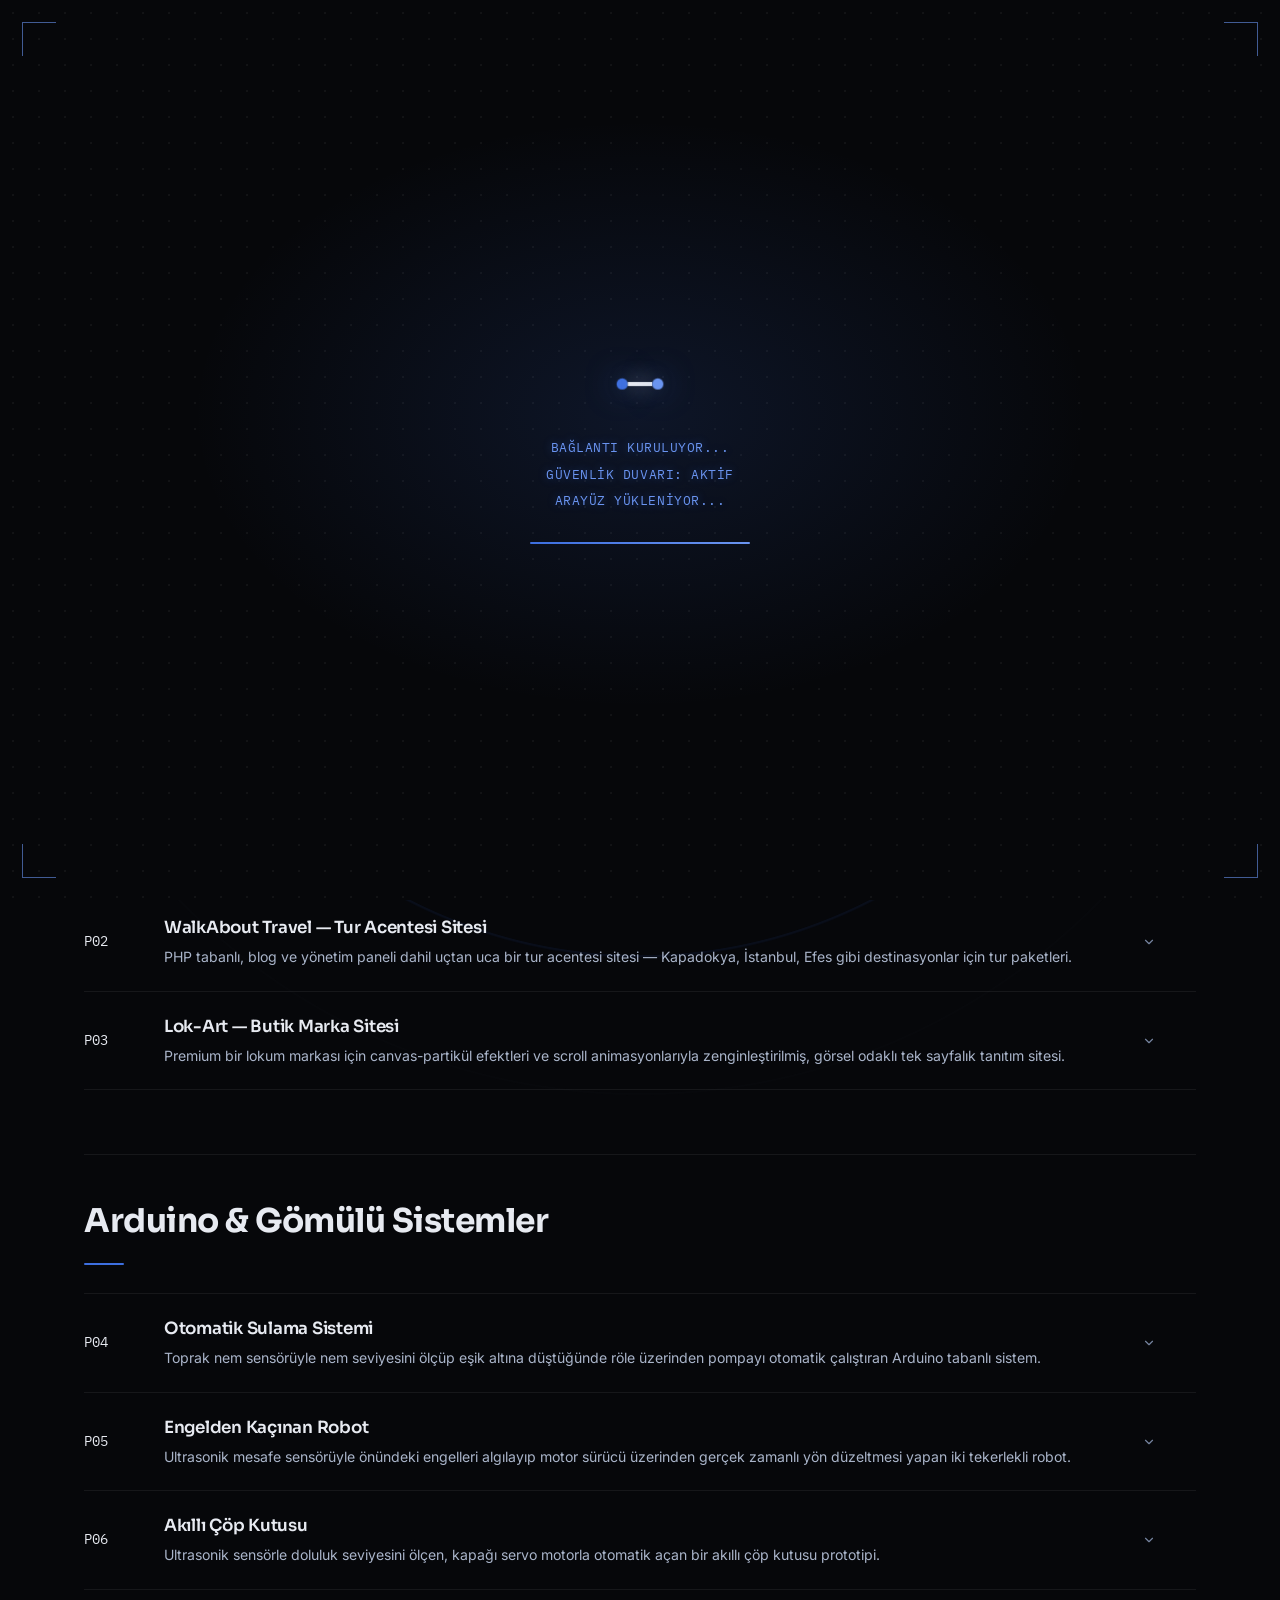
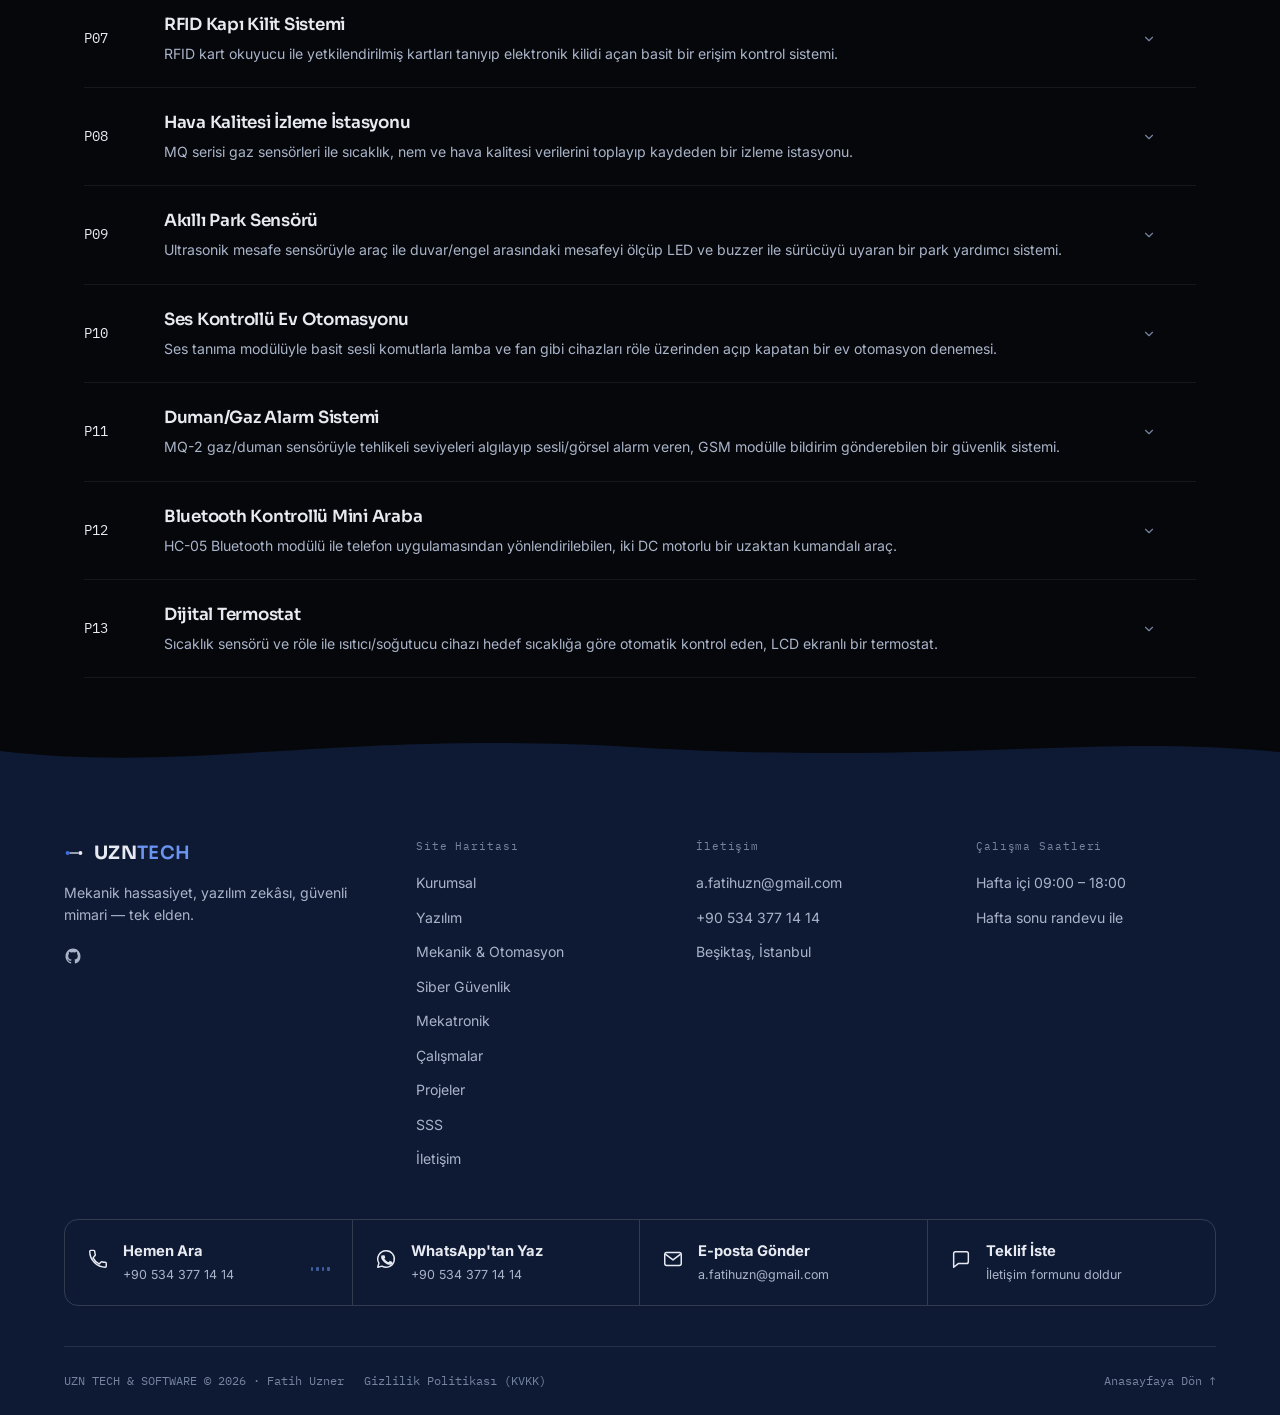
<file: yazilim.html>
<!DOCTYPE html>
<html lang="tr">
<head>
<meta charset="UTF-8">
<meta name="viewport" content="width=device-width, initial-scale=1.0">
<title>Yazılım — UZN TECH &amp; SOFTWARE</title>
<meta name="description" content="UZN TECH & SOFTWARE — yazılım geliştirme hizmetleri: gömülü sistemler, web geliştirme ve daha fazlası.">

<link rel="icon" type="image/svg+xml" href="favicon.svg">
<link rel="icon" type="image/png" sizes="32x32" href="favicon-32.png">
<link rel="apple-touch-icon" sizes="180x180" href="apple-touch-icon.png">
<link rel="icon" type="image/png" sizes="512x512" href="icon-512.png">
<link rel="canonical" href="https://fatihuzn.github.io/consulting/yazilim.html">
<link rel="manifest" href="manifest.json">
<meta name="theme-color" media="(prefers-color-scheme: light)" content="#3d6fe0">
<meta name="theme-color" media="(prefers-color-scheme: dark)" content="#06070a">

<meta property="og:type" content="website">
<meta property="og:site_name" content="UZN TECH & SOFTWARE">
<meta property="og:title" content="Yazılım — UZN TECH & SOFTWARE">
<meta property="og:description" content="UZN TECH & SOFTWARE — yazılım geliştirme hizmetleri: gömülü sistemler, web geliştirme ve daha fazlası.">
<meta property="og:image" content="https://fatihuzn.github.io/consulting/og-image.png">
<meta property="og:url" content="https://fatihuzn.github.io/consulting/yazilim.html">
<meta property="og:locale" content="tr_TR">

<link rel="preconnect" href="https://fonts.googleapis.com">
<link rel="preconnect" href="https://fonts.gstatic.com" crossorigin>
<link href="https://fonts.googleapis.com/css2?family=Sora:wght@600;700;800&family=Inter:wght@400;600&family=IBM+Plex+Mono:wght@400;500&display=swap" rel="stylesheet">
<link rel="stylesheet" href="css/tokens.css">
<link rel="stylesheet" href="css/effects.css">
<link rel="stylesheet" href="css/header-nav.css">
<link rel="stylesheet" href="css/layout-hero.css">
<link rel="stylesheet" href="css/typography-components.css">
<link rel="stylesheet" href="css/home-sections.css">
<link rel="stylesheet" href="css/content-sections.css">
<link rel="stylesheet" href="css/contact-footer-pages.css">
<meta name="twitter:card" content="summary_large_image">
<meta name="twitter:title" content="Yazılım — UZN TECH &amp; SOFTWARE">
<meta name="twitter:description" content="Gömülü sistemler, web geliştirme ve otomasyon yazılımı geliştirme hizmetleri.">
<meta name="twitter:image" content="https://fatihuzn.github.io/consulting/og-image.png">

<script type="application/ld+json">
{
  "@context": "https://schema.org",
  "@type": "BreadcrumbList",
  "itemListElement": [
    {
      "@type": "ListItem",
      "position": 1,
      "name": "Anasayfa",
      "item": "https://fatihuzn.github.io/consulting/"
    },
    {
      "@type": "ListItem",
      "position": 2,
      "name": "Yazılım",
      "item": "https://fatihuzn.github.io/consulting/yazilim.html"
    }
  ]
}
</script>
<script type="application/ld+json">
{
  "@context": "https://schema.org",
  "@type": "Service",
  "name": "Yazılım",
  "description": "Gömülü sistemler, web geliştirme ve otomasyon yazılımı geliştirme hizmetleri.",
  "serviceType": "Yazılım",
  "url": "https://fatihuzn.github.io/consulting/yazilim.html",
  "areaServed": {
    "@type": "Country",
    "name": "Türkiye"
  },
  "provider": {
    "@type": "ProfessionalService",
    "name": "UZN TECH & SOFTWARE",
    "url": "https://fatihuzn.github.io/consulting/",
    "email": "mailto:a.fatihuzn@gmail.com",
    "telephone": "+905343771414",
    "address": {
      "@type": "PostalAddress",
      "addressLocality": "Beşiktaş, İstanbul",
      "addressCountry": "TR"
    }
  }
}
</script>
</head>
<body>

<a href="#top" class="skip-link">İçeriğe atla</a>

<div class="circuit-bg" aria-hidden="true"></div>

<header class="site-header">
  <a href="index.html#top" class="logo">
    <svg class="logo-icon" width="20" height="20" viewBox="0 0 22 22" aria-hidden="true">
      <circle cx="4" cy="11" r="2.2" fill="var(--accent)"/>
      <line x1="6.2" y1="11" x2="15.8" y2="11" stroke="var(--signal)" stroke-width="1.4"/>
      <circle cx="18" cy="11" r="2.2" fill="var(--signal)"/>
    </svg>
    <span class="logo-mark">UZN<span class="logo-amp">TECH</span></span><span class="logo-sub">SOFTWARE &amp; OTOMASYON</span>
  </a>

  <div class="header-right">
    <nav class="site-nav">
      <a href="index.html#hizmetler"><span class="ref sensor-fade">U1</span> Çalışmalar</a>
      <a href="kurumsal.html"><span class="ref sensor-fade">U2</span> Kurumsal</a>
      <a href="index.html#projeler"><span class="ref sensor-fade">U3</span> Projeler</a>
      <a href="index.html#sss"><span class="ref sensor-fade">U4</span> SSS</a>
      <a href="index.html#iletisim"><span class="ref sensor-fade">U5</span> İletişim</a>
    </nav>
    <a href="index.html#top" class="btn btn-ghost btn-cv">Anasayfa</a>
  </div>
</header>

<div class="telemetry-strip" aria-label="Hızlı iletişim">
  <div class="telemetry-track">
    <a href="tel:+905343771414" class="telemetry-item">
      <svg class="telemetry-icon" viewBox="0 0 24 24" fill="none" aria-hidden="true"><path d="M6.6 10.8c1.4 2.8 3.8 5.2 6.6 6.6l2.2-2.2c.3-.3.7-.4 1-.2 1.1.4 2.3.6 3.6.6.6 0 1 .4 1 1V20c0 .6-.4 1-1 1C10.8 21 3 13.2 3 3.6c0-.6.4-1 1-1h3.4c.6 0 1 .4 1 1 0 1.3.2 2.5.6 3.6.1.4 0 .8-.3 1L6.6 10.8Z" stroke="currentColor" stroke-width="1.6" stroke-linejoin="round"/></svg>
      <span class="telemetry-val">+90 534 377 14 14</span><span class="ping-dot" aria-hidden="true"></span>
    </a>
    <span class="telemetry-sep" aria-hidden="true">/</span>
    <a href="mailto:a.fatihuzn@gmail.com" class="telemetry-item">
      <svg class="telemetry-icon" viewBox="0 0 24 24" fill="none" aria-hidden="true"><rect x="3" y="5" width="18" height="14" rx="2" stroke="currentColor" stroke-width="1.6"/><path d="m4 7 8 6 8-6" stroke="currentColor" stroke-width="1.6" stroke-linecap="round" stroke-linejoin="round"/></svg>
      <span class="telemetry-val">a.fatihuzn@gmail.com</span><span class="ping-dot" aria-hidden="true" style="animation-delay:2s;"></span>
    </a>
    <span class="telemetry-sep" aria-hidden="true">/</span>
    <span class="telemetry-item">
      <svg class="telemetry-icon" viewBox="0 0 24 24" fill="none" aria-hidden="true"><path d="M12 21s7-6.5 7-11.5A7 7 0 0 0 5 9.5C5 14.5 12 21 12 21Z" stroke="currentColor" stroke-width="1.6" stroke-linejoin="round"/><circle cx="12" cy="9.5" r="2.3" stroke="currentColor" stroke-width="1.6"/></svg>
      <span class="telemetry-val">Beşiktaş, İstanbul</span><span class="ping-dot" aria-hidden="true" style="animation-delay:4s;"></span>
    </span>
  </div>
</div>

<main id="top" tabindex="-1">
  <section class="section section-tinted" id="yazilim-full">
    <p class="eyebrow"><span class="node-motif"><span></span></span>U1.1 — YAZILIM</p>
    <h1>Yazılım</h1>
    <p class="about-role">Donanımın konuştuğu dilden yazılıma.</p>
    <div class="about-text">
      <p>
        Python, C++, Java ve Go ile hem otomasyon araçları hem de sistem
        düzeyinde yazılımlar geliştiriyorum. Web tarafında uçtan uca
        (frontend + backend) siteler kuruyorum; gömülü tarafta ise
        mikrodenetleyici firmware'i ile donanımı doğrudan konuşturuyorum.
      </p>
      <span class="subsection-heading" style="margin:32px 0 16px;padding-top:0;border-top:none;font-size:0.8rem;letter-spacing:0.06em;text-transform:uppercase;color:var(--text-faint);">Kullanılan Diller</span>
      <div class="skills-row">
        <div class="skill-badge"><span class="skill-mono">Py</span><span class="skill-name">Python</span></div>
        <div class="skill-badge"><span class="skill-mono">C++</span><span class="skill-name">C++</span></div>
        <div class="skill-badge"><span class="skill-mono">Jv</span><span class="skill-name">Java</span></div>
        <div class="skill-badge"><span class="skill-mono">Go</span><span class="skill-name">Go</span></div>
      </div>
    </div>

    <h2 class="subsection-heading" id="web-gelistirme">Web Sitesi Geliştirme</h2>
    <div class="project-list">
      <article class="project-row" data-track="yazilim">
        <button type="button" class="project-row-head" aria-expanded="false" aria-controls="proje-detay-yazilim-01">
          <div class="project-row-grid">
            <span class="project-ref">P01</span>
            <div class="project-info">
              <h3>Golden Palace — Emlak &amp; Mimarlık</h3>
              <p>TR/EN/AR/ZH dört dilli, satılık/kiralık ilan, otel ve restorasyon bölümleri içeren emlak &amp; mimarlık danışmanlığı sitesi.</p>
            </div>
            <svg class="project-chevron" width="14" height="14" viewBox="0 0 24 24" fill="none" aria-hidden="true"><path d="m6 9 6 6 6-6" stroke="currentColor" stroke-width="2" stroke-linecap="round" stroke-linejoin="round"/></svg>
            <svg class="dim-overlay" viewBox="0 0 400 60" preserveAspectRatio="none" aria-hidden="true">
              <path class="dim-bracket" d="M4,14 L4,4 L14,4"/>
              <path class="dim-bracket" d="M386,4 L396,4 L396,14"/>
              <path class="dim-bracket" d="M396,46 L396,56 L386,56"/>
              <path class="dim-bracket" d="M14,56 L4,56 L4,46"/>
              <line class="dim-line" x1="18" y1="30" x2="382" y2="30"/>
              <path class="dim-arrow" d="M18,30 L26,25 M18,30 L26,35"/>
              <path class="dim-arrow" d="M382,30 L374,25 M382,30 L374,35"/>
            </svg>
          </div>
        </button>
        <div class="project-detail-wrap" id="proje-detay-yazilim-01">
          <div class="project-detail-inner">
            <div class="project-detail">
              <p data-decrypt-target>Çok dilli (Türkçe, İngilizce, Arapça, Çince) bir emlak &amp; mimarlık danışmanlığı için geliştirilmiş kurumsal site. Satılık/kiralık ilan listeleme, otel tanıtımı ve restorasyon projeleri için ayrı bölümler; dil değişiminde tüm içeriğin dinamik olarak güncellendiği bir i18n yapısı içeriyor.</p>
              <a href="https://github.com/FatihUzn/GoldenStateSite" target="_blank" rel="noopener" class="link-pill">GitHub'da Görüntüle →</a>
            </div>
          </div>
        </div>
      </article>
      <article class="project-row" data-track="yazilim">
        <button type="button" class="project-row-head" aria-expanded="false" aria-controls="proje-detay-yazilim-02">
          <div class="project-row-grid">
            <span class="project-ref">P02</span>
            <div class="project-info">
              <h3>WalkAbout Travel — Tur Acentesi Sitesi</h3>
              <p>PHP tabanlı, blog ve yönetim paneli dahil uçtan uca bir tur acentesi sitesi — Kapadokya, İstanbul, Efes gibi destinasyonlar için tur paketleri.</p>
            </div>
            <svg class="project-chevron" width="14" height="14" viewBox="0 0 24 24" fill="none" aria-hidden="true"><path d="m6 9 6 6 6-6" stroke="currentColor" stroke-width="2" stroke-linecap="round" stroke-linejoin="round"/></svg>
            <svg class="dim-overlay" viewBox="0 0 400 60" preserveAspectRatio="none" aria-hidden="true">
              <path class="dim-bracket" d="M4,14 L4,4 L14,4"/>
              <path class="dim-bracket" d="M386,4 L396,4 L396,14"/>
              <path class="dim-bracket" d="M396,46 L396,56 L386,56"/>
              <path class="dim-bracket" d="M14,56 L4,56 L4,46"/>
              <line class="dim-line" x1="18" y1="30" x2="382" y2="30"/>
              <path class="dim-arrow" d="M18,30 L26,25 M18,30 L26,35"/>
              <path class="dim-arrow" d="M382,30 L374,25 M382,30 L374,35"/>
            </svg>
          </div>
        </button>
        <div class="project-detail-wrap" id="proje-detay-yazilim-02">
          <div class="project-detail-inner">
            <div class="project-detail">
              <p data-decrypt-target>PHP ile geliştirilmiş, tur paketi tanıtımı, blog (yazı listeleme + tekil yazı sayfası), yönetim paneli, sitemap ve çok dilli içerik desteği içeren tam kapsamlı bir tur acentesi sitesi. Frontend ve backend'in birlikte tasarlandığı bir proje.</p>
              <a href="https://github.com/FatihUzn/WalkAbouTravel" target="_blank" rel="noopener" class="link-pill">GitHub'da Görüntüle →</a>
            </div>
          </div>
        </div>
      </article>
      <article class="project-row" data-track="yazilim">
        <button type="button" class="project-row-head" aria-expanded="false" aria-controls="proje-detay-yazilim-03">
          <div class="project-row-grid">
            <span class="project-ref">P03</span>
            <div class="project-info">
              <h3>Lok-Art — Butik Marka Sitesi</h3>
              <p>Premium bir lokum markası için canvas-partikül efektleri ve scroll animasyonlarıyla zenginleştirilmiş, görsel odaklı tek sayfalık tanıtım sitesi.</p>
            </div>
            <svg class="project-chevron" width="14" height="14" viewBox="0 0 24 24" fill="none" aria-hidden="true"><path d="m6 9 6 6 6-6" stroke="currentColor" stroke-width="2" stroke-linecap="round" stroke-linejoin="round"/></svg>
            <svg class="dim-overlay" viewBox="0 0 400 60" preserveAspectRatio="none" aria-hidden="true">
              <path class="dim-bracket" d="M4,14 L4,4 L14,4"/>
              <path class="dim-bracket" d="M386,4 L396,4 L396,14"/>
              <path class="dim-bracket" d="M396,46 L396,56 L386,56"/>
              <path class="dim-bracket" d="M14,56 L4,56 L4,46"/>
              <line class="dim-line" x1="18" y1="30" x2="382" y2="30"/>
              <path class="dim-arrow" d="M18,30 L26,25 M18,30 L26,35"/>
              <path class="dim-arrow" d="M382,30 L374,25 M382,30 L374,35"/>
            </svg>
          </div>
        </button>
        <div class="project-detail-wrap" id="proje-detay-yazilim-03">
          <div class="project-detail-inner">
            <div class="project-detail">
              <p data-decrypt-target>Premium bir Türk lokumu markası için hazırlanmış butik tanıtım sitesi. Scroll ilerlemesine bağlı canvas-partikül animasyonu, reveal-on-scroll geçişleri ve "imza koleksiyon" / "özel seri" gibi ürün vitrinleriyle marka hikayesini görsel olarak öne çıkarıyor.</p>
              <a href="https://github.com/FatihUzn/Lok-Art" target="_blank" rel="noopener" class="link-pill">GitHub'da Görüntüle →</a>
            </div>
          </div>
        </div>
      </article>
    </div>

    <h2 class="subsection-heading" id="arduino-gomulu">Arduino &amp; Gömülü Sistemler</h2>
    <!-- NOT: Aşağıdaki 2 proje YER TUTUCUDUR — kullanıcı henüz gerçek Arduino/gömülü sistem
         projesi paylaşmadı. Gerçekçi ama uydurma kurum/kaynak iddiası içermeyen örnek
         içerik olarak eklendi; kullanıcı isteğiyle gerçek projelerle değiştirilecek. -->
    <div class="project-list">
      <article class="project-row" data-track="yazilim">
        <button type="button" class="project-row-head" aria-expanded="false" aria-controls="proje-detay-arduino-01">
          <div class="project-row-grid">
            <span class="project-ref">P04</span>
            <div class="project-info">
              <h3>Otomatik Sulama Sistemi</h3>
              <p>Toprak nem sensörüyle nem seviyesini ölçüp eşik altına düştüğünde röle üzerinden pompayı otomatik çalıştıran Arduino tabanlı sistem.</p>
            </div>
            <svg class="project-chevron" width="14" height="14" viewBox="0 0 24 24" fill="none" aria-hidden="true"><path d="m6 9 6 6 6-6" stroke="currentColor" stroke-width="2" stroke-linecap="round" stroke-linejoin="round"/></svg>
            <svg class="dim-overlay" viewBox="0 0 400 60" preserveAspectRatio="none" aria-hidden="true">
              <path class="dim-bracket" d="M4,14 L4,4 L14,4"/>
              <path class="dim-bracket" d="M386,4 L396,4 L396,14"/>
              <path class="dim-bracket" d="M396,46 L396,56 L386,56"/>
              <path class="dim-bracket" d="M14,56 L4,56 L4,46"/>
              <line class="dim-line" x1="18" y1="30" x2="382" y2="30"/>
              <path class="dim-arrow" d="M18,30 L26,25 M18,30 L26,35"/>
              <path class="dim-arrow" d="M382,30 L374,25 M382,30 L374,35"/>
            </svg>
          </div>
        </button>
        <div class="project-detail-wrap" id="proje-detay-arduino-01">
          <div class="project-detail-inner">
            <div class="project-detail">
              <p data-decrypt-target>Arduino Uno üzerinde kapasitif nem sensörü, röle modülü ve küçük bir su pompasıyla kurulmuş kapalı döngü bir sulama sistemi. Nem eşiği aşıldığında pompa otomatik devreye giriyor, LCD ekranda anlık nem değeri ve sistem durumu gösteriliyor.</p>
            </div>
          </div>
        </div>
      </article>
      <article class="project-row" data-track="yazilim">
        <button type="button" class="project-row-head" aria-expanded="false" aria-controls="proje-detay-arduino-02">
          <div class="project-row-grid">
            <span class="project-ref">P05</span>
            <div class="project-info">
              <h3>Engelden Kaçınan Robot</h3>
              <p>Ultrasonik mesafe sensörüyle önündeki engelleri algılayıp motor sürücü üzerinden gerçek zamanlı yön düzeltmesi yapan iki tekerlekli robot.</p>
            </div>
            <svg class="project-chevron" width="14" height="14" viewBox="0 0 24 24" fill="none" aria-hidden="true"><path d="m6 9 6 6 6-6" stroke="currentColor" stroke-width="2" stroke-linecap="round" stroke-linejoin="round"/></svg>
            <svg class="dim-overlay" viewBox="0 0 400 60" preserveAspectRatio="none" aria-hidden="true">
              <path class="dim-bracket" d="M4,14 L4,4 L14,4"/>
              <path class="dim-bracket" d="M386,4 L396,4 L396,14"/>
              <path class="dim-bracket" d="M396,46 L396,56 L386,56"/>
              <path class="dim-bracket" d="M14,56 L4,56 L4,46"/>
              <line class="dim-line" x1="18" y1="30" x2="382" y2="30"/>
              <path class="dim-arrow" d="M18,30 L26,25 M18,30 L26,35"/>
              <path class="dim-arrow" d="M382,30 L374,25 M382,30 L374,35"/>
            </svg>
          </div>
        </button>
        <div class="project-detail-wrap" id="proje-detay-arduino-02">
          <div class="project-detail-inner">
            <div class="project-detail">
              <p data-decrypt-target>HC-SR04 ultrasonik sensör ile önündeki mesafeyi sürekli ölçen, L298N motor sürücü üzerinden iki DC motoru bağımsız kontrol eden bir gezgin robot. Engel algılandığında durup alternatif yön arayarak ilerlemeye devam ediyor.</p>
            </div>
          </div>
        </div>
      </article>
      <article class="project-row" data-track="yazilim">
        <button type="button" class="project-row-head" aria-expanded="false" aria-controls="proje-detay-arduino-03">
          <div class="project-row-grid">
            <span class="project-ref">P06</span>
            <div class="project-info">
              <h3>Akıllı Çöp Kutusu</h3>
              <p>Ultrasonik sensörle doluluk seviyesini ölçen, kapağı servo motorla otomatik açan bir akıllı çöp kutusu prototipi.</p>
            </div>
            <svg class="project-chevron" width="14" height="14" viewBox="0 0 24 24" fill="none" aria-hidden="true"><path d="m6 9 6 6 6-6" stroke="currentColor" stroke-width="2" stroke-linecap="round" stroke-linejoin="round"/></svg>
            <svg class="dim-overlay" viewBox="0 0 400 60" preserveAspectRatio="none" aria-hidden="true">
              <path class="dim-bracket" d="M4,14 L4,4 L14,4"/>
              <path class="dim-bracket" d="M386,4 L396,4 L396,14"/>
              <path class="dim-bracket" d="M396,46 L396,56 L386,56"/>
              <path class="dim-bracket" d="M14,56 L4,56 L4,46"/>
              <line class="dim-line" x1="18" y1="30" x2="382" y2="30"/>
              <path class="dim-arrow" d="M18,30 L26,25 M18,30 L26,35"/>
              <path class="dim-arrow" d="M382,30 L374,25 M382,30 L374,35"/>
            </svg>
          </div>
        </button>
        <div class="project-detail-wrap" id="proje-detay-arduino-03">
          <div class="project-detail-inner">
            <div class="project-detail">
              <p data-decrypt-target>Kapak üstüne yerleştirilen ultrasonik sensör el yaklaştığında veya doluluk belirli bir seviyeye ulaştığında algılıyor; servo motor kapağı otomatik açıp kısa süre sonra kapatıyor. Doluluk oranı LED şeritle görsel olarak gösteriliyor.</p>
            </div>
          </div>
        </div>
      </article>
      <article class="project-row" data-track="yazilim">
        <button type="button" class="project-row-head" aria-expanded="false" aria-controls="proje-detay-arduino-04">
          <div class="project-row-grid">
            <span class="project-ref">P07</span>
            <div class="project-info">
              <h3>RFID Kapı Kilit Sistemi</h3>
              <p>RFID kart okuyucu ile yetkilendirilmiş kartları tanıyıp elektronik kilidi açan basit bir erişim kontrol sistemi.</p>
            </div>
            <svg class="project-chevron" width="14" height="14" viewBox="0 0 24 24" fill="none" aria-hidden="true"><path d="m6 9 6 6 6-6" stroke="currentColor" stroke-width="2" stroke-linecap="round" stroke-linejoin="round"/></svg>
            <svg class="dim-overlay" viewBox="0 0 400 60" preserveAspectRatio="none" aria-hidden="true">
              <path class="dim-bracket" d="M4,14 L4,4 L14,4"/>
              <path class="dim-bracket" d="M386,4 L396,4 L396,14"/>
              <path class="dim-bracket" d="M396,46 L396,56 L386,56"/>
              <path class="dim-bracket" d="M14,56 L4,56 L4,46"/>
              <line class="dim-line" x1="18" y1="30" x2="382" y2="30"/>
              <path class="dim-arrow" d="M18,30 L26,25 M18,30 L26,35"/>
              <path class="dim-arrow" d="M382,30 L374,25 M382,30 L374,35"/>
            </svg>
          </div>
        </button>
        <div class="project-detail-wrap" id="proje-detay-arduino-04">
          <div class="project-detail-inner">
            <div class="project-detail">
              <p data-decrypt-target>MFRC522 RFID okuyucu ile kart/etiket UID'sini okuyup önceden tanımlı yetkili liste ile karşılaştıran, eşleşme durumunda röle üzerinden solenoid kilidi belirli süre açık tutan bir sistem. Yetkisiz denemelerde buzzer ile uyarı veriyor.</p>
            </div>
          </div>
        </div>
      </article>
      <article class="project-row" data-track="yazilim">
        <button type="button" class="project-row-head" aria-expanded="false" aria-controls="proje-detay-arduino-05">
          <div class="project-row-grid">
            <span class="project-ref">P08</span>
            <div class="project-info">
              <h3>Hava Kalitesi İzleme İstasyonu</h3>
              <p>MQ serisi gaz sensörleri ile sıcaklık, nem ve hava kalitesi verilerini toplayıp kaydeden bir izleme istasyonu.</p>
            </div>
            <svg class="project-chevron" width="14" height="14" viewBox="0 0 24 24" fill="none" aria-hidden="true"><path d="m6 9 6 6 6-6" stroke="currentColor" stroke-width="2" stroke-linecap="round" stroke-linejoin="round"/></svg>
            <svg class="dim-overlay" viewBox="0 0 400 60" preserveAspectRatio="none" aria-hidden="true">
              <path class="dim-bracket" d="M4,14 L4,4 L14,4"/>
              <path class="dim-bracket" d="M386,4 L396,4 L396,14"/>
              <path class="dim-bracket" d="M396,46 L396,56 L386,56"/>
              <path class="dim-bracket" d="M14,56 L4,56 L4,46"/>
              <line class="dim-line" x1="18" y1="30" x2="382" y2="30"/>
              <path class="dim-arrow" d="M18,30 L26,25 M18,30 L26,35"/>
              <path class="dim-arrow" d="M382,30 L374,25 M382,30 L374,35"/>
            </svg>
          </div>
        </button>
        <div class="project-detail-wrap" id="proje-detay-arduino-05">
          <div class="project-detail-inner">
            <div class="project-detail">
              <p data-decrypt-target>MQ-135 gaz sensörü, DHT22 sıcaklık/nem sensörü ile ortam verisi periyodik olarak okunuyor, SD kart modülüne zaman damgasıyla kaydediliyor. Eşik değer aşıldığında LED/buzzer ile uyarı veriyor.</p>
            </div>
          </div>
        </div>
      </article>
      <article class="project-row" data-track="yazilim">
        <button type="button" class="project-row-head" aria-expanded="false" aria-controls="proje-detay-arduino-06">
          <div class="project-row-grid">
            <span class="project-ref">P09</span>
            <div class="project-info">
              <h3>Akıllı Park Sensörü</h3>
              <p>Ultrasonik mesafe sensörüyle araç ile duvar/engel arasındaki mesafeyi ölçüp LED ve buzzer ile sürücüyü uyaran bir park yardımcı sistemi.</p>
            </div>
            <svg class="project-chevron" width="14" height="14" viewBox="0 0 24 24" fill="none" aria-hidden="true"><path d="m6 9 6 6 6-6" stroke="currentColor" stroke-width="2" stroke-linecap="round" stroke-linejoin="round"/></svg>
            <svg class="dim-overlay" viewBox="0 0 400 60" preserveAspectRatio="none" aria-hidden="true">
              <path class="dim-bracket" d="M4,14 L4,4 L14,4"/>
              <path class="dim-bracket" d="M386,4 L396,4 L396,14"/>
              <path class="dim-bracket" d="M396,46 L396,56 L386,56"/>
              <path class="dim-bracket" d="M14,56 L4,56 L4,46"/>
              <line class="dim-line" x1="18" y1="30" x2="382" y2="30"/>
              <path class="dim-arrow" d="M18,30 L26,25 M18,30 L26,35"/>
              <path class="dim-arrow" d="M382,30 L374,25 M382,30 L374,35"/>
            </svg>
          </div>
        </button>
        <div class="project-detail-wrap" id="proje-detay-arduino-06">
          <div class="project-detail-inner">
            <div class="project-detail">
              <p data-decrypt-target>HC-SR04 sensörden alınan mesafe verisine göre renkli LED şerit (yeşil-sarı-kırmızı) ve buzzer sinyal aralığı kademeli olarak değişiyor; araç engele çok yaklaştığında sürekli sinyal veriyor.</p>
            </div>
          </div>
        </div>
      </article>
      <article class="project-row" data-track="yazilim">
        <button type="button" class="project-row-head" aria-expanded="false" aria-controls="proje-detay-arduino-07">
          <div class="project-row-grid">
            <span class="project-ref">P10</span>
            <div class="project-info">
              <h3>Ses Kontrollü Ev Otomasyonu</h3>
              <p>Ses tanıma modülüyle basit sesli komutlarla lamba ve fan gibi cihazları röle üzerinden açıp kapatan bir ev otomasyon denemesi.</p>
            </div>
            <svg class="project-chevron" width="14" height="14" viewBox="0 0 24 24" fill="none" aria-hidden="true"><path d="m6 9 6 6 6-6" stroke="currentColor" stroke-width="2" stroke-linecap="round" stroke-linejoin="round"/></svg>
            <svg class="dim-overlay" viewBox="0 0 400 60" preserveAspectRatio="none" aria-hidden="true">
              <path class="dim-bracket" d="M4,14 L4,4 L14,4"/>
              <path class="dim-bracket" d="M386,4 L396,4 L396,14"/>
              <path class="dim-bracket" d="M396,46 L396,56 L386,56"/>
              <path class="dim-bracket" d="M14,56 L4,56 L4,46"/>
              <line class="dim-line" x1="18" y1="30" x2="382" y2="30"/>
              <path class="dim-arrow" d="M18,30 L26,25 M18,30 L26,35"/>
              <path class="dim-arrow" d="M382,30 L374,25 M382,30 L374,35"/>
            </svg>
          </div>
        </button>
        <div class="project-detail-wrap" id="proje-detay-arduino-07">
          <div class="project-detail-inner">
            <div class="project-detail">
              <p data-decrypt-target>Önceden eğitilmiş birkaç ses komutunu (aç/kapat gibi) tanıyan bir ses tanıma modülü, mikrodenetleyici üzerinden röle kartını tetikleyerek lamba ve fanı kontrol ediyor. Komut geçmişi seri port üzerinden izlenebiliyor.</p>
            </div>
          </div>
        </div>
      </article>
      <article class="project-row" data-track="yazilim">
        <button type="button" class="project-row-head" aria-expanded="false" aria-controls="proje-detay-arduino-08">
          <div class="project-row-grid">
            <span class="project-ref">P11</span>
            <div class="project-info">
              <h3>Duman/Gaz Alarm Sistemi</h3>
              <p>MQ-2 gaz/duman sensörüyle tehlikeli seviyeleri algılayıp sesli/görsel alarm veren, GSM modülle bildirim gönderebilen bir güvenlik sistemi.</p>
            </div>
            <svg class="project-chevron" width="14" height="14" viewBox="0 0 24 24" fill="none" aria-hidden="true"><path d="m6 9 6 6 6-6" stroke="currentColor" stroke-width="2" stroke-linecap="round" stroke-linejoin="round"/></svg>
            <svg class="dim-overlay" viewBox="0 0 400 60" preserveAspectRatio="none" aria-hidden="true">
              <path class="dim-bracket" d="M4,14 L4,4 L14,4"/>
              <path class="dim-bracket" d="M386,4 L396,4 L396,14"/>
              <path class="dim-bracket" d="M396,46 L396,56 L386,56"/>
              <path class="dim-bracket" d="M14,56 L4,56 L4,46"/>
              <line class="dim-line" x1="18" y1="30" x2="382" y2="30"/>
              <path class="dim-arrow" d="M18,30 L26,25 M18,30 L26,35"/>
              <path class="dim-arrow" d="M382,30 L374,25 M382,30 L374,35"/>
            </svg>
          </div>
        </button>
        <div class="project-detail-wrap" id="proje-detay-arduino-08">
          <div class="project-detail-inner">
            <div class="project-detail">
              <p data-decrypt-target>MQ-2 sensöründen alınan analog değer eşik ile karşılaştırılıyor; eşik aşıldığında buzzer ve LED ile yerel alarm veriliyor, ayrıca GSM modül üzerinden tanımlı numaraya uyarı SMS'i gönderiliyor.</p>
            </div>
          </div>
        </div>
      </article>
      <article class="project-row" data-track="yazilim">
        <button type="button" class="project-row-head" aria-expanded="false" aria-controls="proje-detay-arduino-09">
          <div class="project-row-grid">
            <span class="project-ref">P12</span>
            <div class="project-info">
              <h3>Bluetooth Kontrollü Mini Araba</h3>
              <p>HC-05 Bluetooth modülü ile telefon uygulamasından yönlendirilebilen, iki DC motorlu bir uzaktan kumandalı araç.</p>
            </div>
            <svg class="project-chevron" width="14" height="14" viewBox="0 0 24 24" fill="none" aria-hidden="true"><path d="m6 9 6 6 6-6" stroke="currentColor" stroke-width="2" stroke-linecap="round" stroke-linejoin="round"/></svg>
            <svg class="dim-overlay" viewBox="0 0 400 60" preserveAspectRatio="none" aria-hidden="true">
              <path class="dim-bracket" d="M4,14 L4,4 L14,4"/>
              <path class="dim-bracket" d="M386,4 L396,4 L396,14"/>
              <path class="dim-bracket" d="M396,46 L396,56 L386,56"/>
              <path class="dim-bracket" d="M14,56 L4,56 L4,46"/>
              <line class="dim-line" x1="18" y1="30" x2="382" y2="30"/>
              <path class="dim-arrow" d="M18,30 L26,25 M18,30 L26,35"/>
              <path class="dim-arrow" d="M382,30 L374,25 M382,30 L374,35"/>
            </svg>
          </div>
        </button>
        <div class="project-detail-wrap" id="proje-detay-arduino-09">
          <div class="project-detail-inner">
            <div class="project-detail">
              <p data-decrypt-target>Telefon üzerinden basit bir Bluetooth terminal uygulamasıyla gönderilen komutlar HC-05 modülü ile alınıp motor sürücü üzerinden iki DC motora iletiliyor; ileri/geri/sağ/sol hareketleri ve hız kademeleri destekleniyor.</p>
            </div>
          </div>
        </div>
      </article>
      <article class="project-row" data-track="yazilim">
        <button type="button" class="project-row-head" aria-expanded="false" aria-controls="proje-detay-arduino-10">
          <div class="project-row-grid">
            <span class="project-ref">P13</span>
            <div class="project-info">
              <h3>Dijital Termostat</h3>
              <p>Sıcaklık sensörü ve röle ile ısıtıcı/soğutucu cihazı hedef sıcaklığa göre otomatik kontrol eden, LCD ekranlı bir termostat.</p>
            </div>
            <svg class="project-chevron" width="14" height="14" viewBox="0 0 24 24" fill="none" aria-hidden="true"><path d="m6 9 6 6 6-6" stroke="currentColor" stroke-width="2" stroke-linecap="round" stroke-linejoin="round"/></svg>
            <svg class="dim-overlay" viewBox="0 0 400 60" preserveAspectRatio="none" aria-hidden="true">
              <path class="dim-bracket" d="M4,14 L4,4 L14,4"/>
              <path class="dim-bracket" d="M386,4 L396,4 L396,14"/>
              <path class="dim-bracket" d="M396,46 L396,56 L386,56"/>
              <path class="dim-bracket" d="M14,56 L4,56 L4,46"/>
              <line class="dim-line" x1="18" y1="30" x2="382" y2="30"/>
              <path class="dim-arrow" d="M18,30 L26,25 M18,30 L26,35"/>
              <path class="dim-arrow" d="M382,30 L374,25 M382,30 L374,35"/>
            </svg>
          </div>
        </button>
        <div class="project-detail-wrap" id="proje-detay-arduino-10">
          <div class="project-detail-inner">
            <div class="project-detail">
              <p data-decrypt-target>DS18B20 sıcaklık sensöründen okunan değer, kullanıcının LCD/buton arayüzünden girdiği hedef sıcaklıkla karşılaştırılıyor; sıcaklık hedefin altına/üstüne çıktığında röle üzerinden ısıtıcı ya da fan otomatik devreye giriyor.</p>
            </div>
          </div>
        </div>
      </article>
    </div>
  </section>
</main>

<footer class="site-footer">
  <div class="footer-wave-top" aria-hidden="true"></div>
  <div class="footer-main">
    <div class="footer-brand">
      <a href="index.html#top" class="logo">
        <svg class="logo-icon" width="20" height="20" viewBox="0 0 22 22" aria-hidden="true">
          <circle cx="4" cy="11" r="2.2" fill="var(--accent)"/>
          <line x1="6.2" y1="11" x2="15.8" y2="11" stroke="var(--signal)" stroke-width="1.4"/>
          <circle cx="18" cy="11" r="2.2" fill="var(--signal)"/>
        </svg>
        <span class="logo-mark">UZN<span class="logo-amp">TECH</span></span>
      </a>
      <p class="footer-tagline">Mekanik hassasiyet, yazılım zekâsı, güvenli mimari — tek elden.</p>
      <div class="social-links footer-social">
        <a href="https://github.com/FatihUzn" target="_blank" rel="noopener" aria-label="GitHub">
          <svg width="18" height="18" viewBox="0 0 24 24" fill="none" aria-hidden="true"><path d="M12 2C6.48 2 2 6.58 2 12.25c0 4.53 2.87 8.37 6.84 9.73.5.09.68-.22.68-.49 0-.24-.01-.88-.01-1.72-2.78.62-3.37-1.37-3.37-1.37-.46-1.19-1.11-1.51-1.11-1.51-.91-.64.07-.62.07-.62 1 .07 1.53 1.05 1.53 1.05.89 1.56 2.34 1.11 2.91.85.09-.66.35-1.11.63-1.37-2.22-.26-4.56-1.13-4.56-5.02 0-1.11.39-2.02 1.03-2.73-.1-.26-.45-1.3.1-2.71 0 0 .84-.27 2.75 1.05a9.3 9.3 0 0 1 5 0c1.91-1.32 2.75-1.05 2.75-1.05.55 1.41.2 2.45.1 2.71.64.71 1.03 1.62 1.03 2.73 0 3.9-2.34 4.76-4.57 5.01.36.32.68.94.68 1.9 0 1.37-.01 2.47-.01 2.81 0 .27.18.59.69.49A10.26 10.26 0 0 0 22 12.25C22 6.58 17.52 2 12 2Z" fill="currentColor"/></svg>
        </a>
        <!-- LinkedIn: gerçek profil adresi belli olunca bu yorum işaretlerini kaldır
        <a href="https://linkedin.com/in/KULLANICI_ADIN" target="_blank" rel="noopener" aria-label="LinkedIn">
          <svg width="18" height="18" viewBox="0 0 24 24" fill="none" aria-hidden="true"><path d="M6.94 5a1.94 1.94 0 1 1-3.88 0 1.94 1.94 0 0 1 3.88 0ZM3.4 8.75h3.1V21H3.4V8.75Zm6.02 0h2.97v1.68h.04c.41-.78 1.42-1.6 2.93-1.6 3.13 0 3.71 2.06 3.71 4.74V21h-3.1v-5.75c0-1.37-.02-3.13-1.91-3.13-1.91 0-2.2 1.49-2.2 3.03V21h-3.1V8.75Z" fill="currentColor"/></svg>
        </a>
        -->
      </div>
    </div>

    <div class="footer-col">
      <span class="footer-col-title">Site Haritası</span>
      <a href="kurumsal.html">Kurumsal</a>
      <a href="yazilim.html">Yazılım</a>
      <a href="mekanik-otomasyon.html">Mekanik &amp; Otomasyon</a>
      <a href="siber-guvenlik.html">Siber Güvenlik</a>
      <a href="mekatronik.html">Mekatronik</a>
      <a href="index.html#hizmetler">Çalışmalar</a>
      <a href="index.html#projeler">Projeler</a>
      <a href="index.html#sss">SSS</a>
      <a href="index.html#iletisim">İletişim</a>
    </div>

    <div class="footer-col">
      <span class="footer-col-title">İletişim</span>
      <a href="mailto:a.fatihuzn@gmail.com">a.fatihuzn@gmail.com</a>
      <a href="tel:+905343771414">+90 534 377 14 14</a>
      <span class="footer-static">Beşiktaş, İstanbul</span>
    </div>

    <div class="footer-col">
      <span class="footer-col-title">Çalışma Saatleri</span>
      <span class="footer-static">Hafta içi 09:00 – 18:00</span>
      <span class="footer-static">Hafta sonu randevu ile</span>
    </div>
  </div>

  <nav class="footer-actions" aria-label="Hızlı işlemler">
    <a href="tel:+905343771414" class="footer-action magnetic">
      <span class="footer-action-icon"><svg width="22" height="22" viewBox="0 0 24 24" fill="none" aria-hidden="true"><path d="M6.6 10.8c1.4 2.8 3.8 5.2 6.6 6.6l2.2-2.2c.3-.3.7-.4 1-.2 1.1.4 2.3.6 3.6.6.6 0 1 .4 1 1V20c0 .6-.4 1-1 1C10.8 21 3 13.2 3 3.6c0-.6.4-1 1-1h3.4c.6 0 1 .4 1 1 0 1.3.2 2.5.6 3.6.1.4 0 .8-.3 1L6.6 10.8Z" stroke="currentColor" stroke-width="1.6" stroke-linejoin="round"/></svg></span>
      <span><span class="footer-action-title">Hemen Ara</span><span class="footer-action-sub">+90 534 377 14 14</span></span>
      <span class="wave-bars" aria-hidden="true"><span></span><span></span><span></span><span></span></span>
    </a>
    <a href="https://wa.me/905343771414" target="_blank" rel="noopener" class="footer-action magnetic">
      <span class="footer-action-icon"><svg width="22" height="22" viewBox="0 0 24 24" fill="none" aria-hidden="true"><path d="M12 3a9 9 0 0 0-7.75 13.55L3 21l4.6-1.22A9 9 0 1 0 12 3Z" stroke="currentColor" stroke-width="1.6" stroke-linejoin="round"/><path d="M8.6 8.4c.2-.5.5-.5.7-.5h.5c.2 0 .4 0 .6.4.2.5.6 1.5.7 1.6.1.1.1.3 0 .5-.1.2-.2.3-.3.4-.1.1-.3.3-.4.4-.1.1-.3.3-.1.6.2.3.8 1.3 1.7 2.1 1.2 1 2.1 1.4 2.4 1.5.3.1.5.1.7-.1.2-.2.7-.8.9-1.1.2-.3.4-.2.6-.1.2.1 1.5.7 1.8.8.3.1.5.2.5.3.1.2.1.9-.2 1.6-.3.7-1.5 1.4-2.1 1.5-.5.1-1.2.1-1.9-.1-.4-.1-1-.3-1.7-.6-3-1.3-4.9-4.3-5.1-4.5-.1-.2-1.2-1.6-1.2-3 0-1.4.7-2.1 1-2.4Z" fill="currentColor"/></svg></span>
      <span><span class="footer-action-title">WhatsApp'tan Yaz</span><span class="footer-action-sub">+90 534 377 14 14</span></span>
    </a>
    <a href="mailto:a.fatihuzn@gmail.com" class="footer-action magnetic">
      <span class="footer-action-icon"><svg width="22" height="22" viewBox="0 0 24 24" fill="none" aria-hidden="true"><rect x="3" y="5" width="18" height="14" rx="2" stroke="currentColor" stroke-width="1.6"/><path d="m4 7 8 6 8-6" stroke="currentColor" stroke-width="1.6" stroke-linecap="round" stroke-linejoin="round"/></svg></span>
      <span><span class="footer-action-title">E-posta Gönder</span><span class="footer-action-sub">a.fatihuzn@gmail.com</span></span>
    </a>
    <a href="index.html#iletisim" class="footer-action magnetic">
      <span class="footer-action-icon"><svg width="22" height="22" viewBox="0 0 24 24" fill="none" aria-hidden="true"><path d="M4 19V6a2 2 0 0 1 2-2h12a2 2 0 0 1 2 2v9a2 2 0 0 1-2 2H9l-5 4Z" stroke="currentColor" stroke-width="1.6" stroke-linejoin="round"/></svg></span>
      <span><span class="footer-action-title">Teklif İste</span><span class="footer-action-sub">İletişim formunu doldur</span></span>
    </a>
  </nav>

  <div class="footer-bottom">
    <div class="footer-bottom-left">
      <span>UZN TECH &amp; SOFTWARE © 2026 · Fatih Uzner</span>
      <a href="kvkk.html">Gizlilik Politikası (KVKK)</a>
    </div>
    <a href="index.html#top" class="footer-top-link">Anasayfaya Dön ↑</a>
  </div>
</footer>

<script src="app.js"></script>

</body>
</html>
</file>
<file: css/tokens.css>
/* =============================================================================
   tokens.css — YÜKLEME SIRASI 1/8
   Tasarım token'ları (renk, tipografi, gölge). Başka hiçbir kural yok.
   Her şeyden önce yüklenir; aşağıdaki tüm dosyalar bu değişkenleri okur.
   Yükleme sırası (her HTML <head>'inde aynı): tokens → effects → header-nav →
   layout-hero → typography-components → home-sections → content-sections →
   contact-footer-pages.  Sonra yüklenen dosya, aynı specificity'de kazanır.
   Kırılma noktaları: 520 / 640 / 700 / 820 / 900 / 1024 px (sadece bu altısı).
   ============================================================================= */

:root {
  --bg: #06070a;
  --bg-panel: #0e1117;
  --bg-panel-alt: #121620;
  --line: rgba(231, 234, 241, 0.12);
  --line-soft: rgba(231, 234, 241, 0.07);
  --accent: #3d6fe0;
  --accent-bright: #6a94f0;
  /* Metin rengi olarak kullanılacak accent. --accent (#3d6fe0) koyu zeminde
     4.36:1 veriyor, --accent-2 (#2a4fb0) 2.7:1 — ikisi de küçük metin için
     WCAG AA sınırının (4.5:1) altında. Bu takma ad, accent'in metin olarak
     geçtiği her yerde kullanılıyor; dolgu/kenarlık/ikon için --accent aynen
     duruyor (onlar için eşik 3:1 ve zaten geçiyor). */
  --accent-text: var(--accent-bright);
  --accent-2: #2a4fb0;
  --accent-2-dim: #2a4fb033;
  --signal: #e7eaf1;
  --text: #e7eaf1;
  --text-dim: #a9b4c9;
  --text-faint: #7684a0;

  --font-display: 'Sora', 'Inter', sans-serif;
  --font-body: 'Inter', sans-serif;
  --font-mono: 'IBM Plex Mono', monospace;

  
  --fs-h2: clamp(1.7rem, 2.6vw, 2.05rem);
  --ls-display: -0.015em;
  --ls-label: 0.06em;

  
  --elev-1: 0 1px 0 rgba(255,255,255,0.04) inset, 0 10px 22px -16px rgba(0,0,0,0.45);
  --elev-2: 0 1px 0 rgba(255,255,255,0.05) inset, 0 18px 38px -18px rgba(0,0,0,0.5);
  --elev-3: 0 1px 0 rgba(255,255,255,0.06) inset, 0 28px 58px -20px rgba(0,0,0,0.6);
}
</file>
<file: css/effects.css>
/* =============================================================================
   effects.css — YÜKLEME SIRASI 2/8
   Temel/reset katmanı + arka plan ve hareket efektleri.
   body/html/a temel kuralları, .reveal, .circuit-bg, .cursor-spotlight, boot-overlay,
   .magnetic. Element seviyesinde (a, body) kural içeren TEK dosya — bilinçli olarak
   erken yükleniyor ki bileşen dosyaları bunları ezebilsin.
   Yükleme sırası (her HTML <head>'inde aynı): tokens → effects → header-nav →
   layout-hero → typography-components → home-sections → content-sections →
   contact-footer-pages.  Sonra yüklenen dosya, aynı specificity'de kazanır.
   Kırılma noktaları: 520 / 640 / 700 / 820 / 900 / 1024 px (sadece bu altısı).
   ============================================================================= */

/* Not: Burada 13 adet @property tanımı, :root üzerinde bir custom-property
   transition'ı ve body[data-phase="navy"/"light"] renk blokları vardı. Bunları
   ayakta tutan tek şey app.js'teki "Scroll Atmosfer Kayması" IIFE'siydi; o blok
   v6/FAZ 12.1'de `return;` ile kapatılmış, yani data-phase özniteliği artık hiç
   set edilmiyordu. JS tarafı silindiği için CSS karşılığı da kaldırıldı
   (~2101 bayt). Geri istenirse git geçmişinde. */

* { box-sizing: border-box; }

/* Temel bağlantı rengi. Sitede global bir `a` kuralı yoktu; her bileşen
   kendi link rengini ayrı ayrı veriyordu. Hiçbirine yakalanmayan bir link
   (ör. paragraf içindeki metin linki) tarayıcının varsayılan #0000EE
   mavisine düşüyor ve koyu zeminde 2.1:1 kontrastla okunmaz hale geliyordu
   — index.html'deki "Yazılım sayfasında" linki tam olarak bu durumdaydı.
   Specificity 0-0-1 olduğu için mevcut bileşen kuralları bunu eziyor. */
a { color: var(--accent-text); }
a:hover { color: var(--accent-bright); }

html { scroll-behavior: smooth; }

@media (prefers-reduced-motion: reduce) {
  html { scroll-behavior: auto; }
  * { animation-duration: 0.001ms !important; animation-iteration-count: 1 !important; transition-duration: 0.001ms !important; }
}

.reveal {
  opacity: 0;
  transform: translateY(24px);
  transition: opacity 0.6s cubic-bezier(0.22, 1, 0.36, 1), transform 0.6s cubic-bezier(0.22, 1, 0.36, 1);
  will-change: opacity, transform;
}
.reveal.is-visible {
  opacity: 1;
  transform: translateY(0);
}

body {
  margin: 0;
  background: var(--bg);
  color: var(--text);
  font-family: var(--font-body);
  line-height: 1.6;
  position: relative;
  overflow-x: hidden;
}


.circuit-bg {
  position: fixed;
  inset: 0;
  z-index: -1;
  pointer-events: none;
  opacity: 0.55;
  background-repeat: repeat;
  background-size: 320px 320px;
  background-image: url("data:image/svg+xml,%3Csvg xmlns='http://www.w3.org/2000/svg' width='320' height='320'%3E%3Cg fill='none' stroke='%233d6fe0' stroke-width='1'%3E%3Cpath d='M20 60L110 60L150 110L150 200L230 240L230 300'/%3E%3Cpath d='M0 180L70 180L100 140'/%3E%3Cpath d='M260 40L260 110L300 150'/%3E%3C/g%3E%3Cg fill='%233d6fe0'%3E%3Ccircle cx='20' cy='60' r='3.2'/%3E%3Ccircle cx='110' cy='60' r='3.2'/%3E%3Ccircle cx='150' cy='110' r='3.2'/%3E%3Ccircle cx='150' cy='200' r='3.2'/%3E%3Ccircle cx='230' cy='240' r='3.2'/%3E%3Ccircle cx='230' cy='300' r='3.2'/%3E%3Ccircle cx='70' cy='180' r='3.2'/%3E%3Ccircle cx='260' cy='40' r='3.2'/%3E%3Ccircle cx='300' cy='150' r='3.2'/%3E%3C/g%3E%3C/svg%3E");
  mask-image: radial-gradient(ellipse 90% 100% at 50% 50%, black 30%, transparent 95%);
  -webkit-mask-image: radial-gradient(ellipse 90% 100% at 50% 50%, black 30%, transparent 95%);
}
@media (max-width: 820px) {
   .circuit-bg { opacity: 0.32; }
}

.skill-badge, .contact-form input, .contact-form textarea {
  box-shadow: var(--elev-1);
}

.hud-ring-outer, .hud-ring-dashed {
  transform-box: view-box;
  transform-origin: 50% 50%;
}
.hud-ring-outer { animation: hud-spin 90s linear infinite; }
.hud-ring-dashed { animation: hud-spin-reverse 120s linear infinite; }
.hud-core {
  transform-box: view-box;
  transform-origin: 50% 50%;
  animation: hud-pulse 4.5s ease-in-out infinite;
}
@keyframes hud-spin { to { transform: rotate(360deg); } }
@keyframes hud-spin-reverse { to { transform: rotate(-360deg); } }
@keyframes hud-pulse {
  0%, 100% { opacity: 1; }
  50% { opacity: 0.88; }
}

/* About photo — a single slow-rotating ring behind the portrait */
.about-photo-wrap {
  position: relative;
  width: 96px;
  height: 96px;
  flex-shrink: 0;
}
.about-photo-rings {
  position: absolute;
  inset: -22px;
  width: calc(100% + 44px);
  height: calc(100% + 44px);
  pointer-events: none;
}
.about-photo-wrap .about-photo {
  position: relative;
  z-index: 1;
  width: 96px;
  height: 96px;
}

/* 3D tilt on hover — JS sets --rx/--ry, CSS applies the transform */
.tilt {
  --rx: 0deg;
  --ry: 0deg;
  --tz: 0px;
  --ts: 1;
  transform: perspective(900px) rotateX(var(--rx)) rotateY(var(--ry)) translateZ(var(--tz)) scale(var(--ts));
  transition: transform 0.4s cubic-bezier(0.22, 1, 0.36, 1);
  will-change: transform;
  
  transform-style: preserve-3d;
}
.tilt:hover {
  --tz: 6px;
  --ts: 1.006;
}

.tilt .bento-label,
.tilt .skills-row {
  transition: transform 0.4s cubic-bezier(0.22, 1, 0.36, 1);
  will-change: transform;
}
.tilt:hover .bento-label { transform: translateZ(16px); }
.tilt:hover .skills-row { transform: translateZ(5px); }


@media (prefers-reduced-motion: reduce) {
  .tilt, .tilt .bento-label, .tilt .skills-row{ transition: none; }
}

/* Mouse-tracked spotlight glow, fixed to viewport, position set via JS */
.cursor-spotlight {
  position: fixed;
  inset: 0;
  z-index: 1;
  pointer-events: none;
  background: radial-gradient(600px circle at var(--mx, 50%) var(--my, 30%), rgba(61,111,224,0.09), transparent 60%);
}
@media (hover: none) { .cursor-spotlight { display: none; } }


.dim-overlay {
  position: absolute;
  inset: 0;
  width: 100%;
  height: 100%;
  opacity: 0;
  transition: opacity 0.35s ease;
  pointer-events: none;
  z-index: 3;
}
.project-row:hover .dim-overlay {
  opacity: 1;
}
.dim-overlay .dim-bracket,
.dim-overlay .dim-line,
.dim-overlay .dim-arrow {
  stroke: var(--accent-bright);
  stroke-width: 1;
  fill: none;
  vector-effect: non-scaling-stroke;
}

@media (prefers-reduced-motion: reduce) {
  .dim-overlay { transition: none; }
}

/* Oscilloscope waveform — appears behind a skill badge's icon on hover */
.skill-badge { position: relative; overflow: hidden; }
.badge-wave {
  position: absolute;
  inset: 0;
  width: 100%;
  height: 100%;
  opacity: 0;
  transition: opacity 0.3s ease;
  pointer-events: none;
}
.skill-badge:hover .badge-wave { opacity: 0.42; }
.badge-wave .wave-baseline {
  stroke: var(--text-faint);
  stroke-width: 1;
  stroke-dasharray: 2 3;
  opacity: 0.5;
  fill: none;
  vector-effect: non-scaling-stroke;
}
.badge-wave .wave-path {
  fill: none;
  stroke: var(--accent-bright);
  stroke-width: 1.4;
  vector-effect: non-scaling-stroke;
  stroke-dasharray: 100 100;
  animation: osc-scroll 1.8s linear infinite;
}
@keyframes osc-scroll {
  from { stroke-dashoffset: 0; }
  to { stroke-dashoffset: -100; }
}
@media (prefers-reduced-motion: reduce) {
  .badge-wave .wave-path { animation: none; }
}


.boot-overlay {
  position: fixed;
  inset: 0;
  z-index: 9999;
  background:
    radial-gradient(ellipse 640px 420px at 50% 46%, rgba(61, 111, 224, 0.14), transparent 70%),
    radial-gradient(circle, rgba(231, 234, 241, 0.05) 1px, transparent 1px) 0 0 / 26px 26px,
    #06070a;
  display: flex;
  align-items: center;
  justify-content: center;
  opacity: 0;
  transition: opacity 0.4s ease;
}
.boot-overlay.is-active { opacity: 1; }
.boot-overlay.is-leaving { opacity: 0; }
.boot-overlay-content {
  display: flex;
  flex-direction: column;
  align-items: center;
}
.boot-overlay-logo {
  margin-bottom: 26px;
  overflow: visible;
}
.boot-overlay-logo-dot {
  opacity: 0;
  transform-origin: center;
  transform-box: fill-box;
  transform: scale(0.3);
  fill: var(--accent);
  filter: drop-shadow(0 0 6px rgba(61, 111, 224, 0.7));
}
.boot-overlay-logo-dot-b { fill: var(--accent-bright); }
.boot-overlay.is-active .boot-overlay-logo-dot-a { animation: boot-logo-dot-in 0.4s ease forwards 0.05s; }
.boot-overlay.is-active .boot-overlay-logo-dot-b { animation: boot-logo-dot-in 0.4s ease forwards 0.95s; }
.boot-overlay-logo-line {
  stroke: var(--signal);
  stroke-width: 1.6;
  stroke-dasharray: 12;
  stroke-dashoffset: 12;
  filter: drop-shadow(0 0 4px rgba(231, 234, 241, 0.5));
}
.boot-overlay.is-active .boot-overlay-logo-line { animation: boot-logo-draw 0.9s ease forwards 0.15s; }
@keyframes boot-logo-dot-in {
  from { opacity: 0; transform: scale(0.3); }
  to { opacity: 1; transform: scale(1); }
}
@keyframes boot-logo-draw {
  to { stroke-dashoffset: 0; }
}
.boot-overlay-progress {
  width: 220px;
  height: 2px;
  margin-top: 24px;
  border-radius: 2px;
  background: rgba(231, 234, 241, 0.08);
  overflow: hidden;
}
.boot-overlay-progress-fill {
  display: block;
  height: 100%;
  width: 0%;
  background: linear-gradient(90deg, var(--accent), var(--accent-bright));
  box-shadow: 0 0 10px rgba(61, 111, 224, 0.8);
}
.boot-overlay-progress-fill.is-filling {
  animation: boot-progress-fill 2.15s linear forwards;
}
@keyframes boot-progress-fill {
  to { width: 100%; }
}
.boot-overlay-corner {
  position: absolute;
  width: 34px;
  height: 34px;
  border: 1.4px solid var(--accent-bright);
  opacity: 0;
  transition: opacity 0.5s ease, transform 0.5s cubic-bezier(0.22, 1, 0.36, 1);
}
.boot-overlay.is-active .boot-overlay-corner { opacity: 0.6; }
.boot-overlay-corner-tl { top: 22px; left: 22px; border-right: none; border-bottom: none; transform: translate(-10px, -10px); }
.boot-overlay-corner-tr { top: 22px; right: 22px; border-left: none; border-bottom: none; transform: translate(10px, -10px); }
.boot-overlay-corner-bl { bottom: 22px; left: 22px; border-right: none; border-top: none; transform: translate(-10px, 10px); }
.boot-overlay-corner-br { bottom: 22px; right: 22px; border-left: none; border-top: none; transform: translate(10px, 10px); }
.boot-overlay.is-active .boot-overlay-corner-tl,
.boot-overlay.is-active .boot-overlay-corner-tr,
.boot-overlay.is-active .boot-overlay-corner-bl,
.boot-overlay.is-active .boot-overlay-corner-br {
  transform: translate(0, 0);
  animation: boot-corner-pulse 2.2s ease-in-out 0.6s infinite;
}
@keyframes boot-corner-pulse {
  0%, 100% { opacity: 0.6; }
  50% { opacity: 0.95; }
}
.boot-overlay-lines {
  font-family: var(--font-mono);
  font-size: 0.8rem;
  letter-spacing: 0.04em;
  color: var(--accent-bright);
  text-align: center;
  min-height: 3.6em;
  text-shadow: 0 0 10px rgba(61, 111, 224, 0.45);
}
.boot-overlay-lines p {
  margin: 0 0 6px;
  opacity: 0;
  animation: boot-line-in 0.25s ease forwards;
}
@keyframes boot-line-in {
  from { opacity: 0; transform: translateY(4px); }
  to { opacity: 1; transform: translateY(0); }
}
@media (prefers-reduced-motion: reduce) {
  .boot-overlay { display: none; }
}
.magnetic {
  --mbx: 0px;
  --mby: 0px;
  transform: translate(var(--mbx), var(--mby));
}
.magnetic:hover { transition: transform 0.05s linear !important; }
.magnetic:not(:hover) { transition: transform 0.35s cubic-bezier(0.34, 1.56, 0.64, 1) !important; }
</file>
<file: css/header-nav.css>
/* =============================================================================
   header-nav.css — YÜKLEME SIRASI 3/8
   Üst başlık, ana menü, mobil menü, iletişim şeridi, yan ray.
   Not: .site-nav a ve .site-footer için ek/override kuralları 8/8'de de var
   (hover altı çizgisi ve footer renk teması) — orada oldukları için kazanıyorlar.
   Yükleme sırası (her HTML <head>'inde aynı): tokens → effects → header-nav →
   layout-hero → typography-components → home-sections → content-sections →
   contact-footer-pages.  Sonra yüklenen dosya, aynı specificity'de kazanır.
   Kırılma noktaları: 520 / 640 / 700 / 820 / 900 / 1024 px (sadece bu altısı).
   ============================================================================= */

.hero-node-bg {
  position: absolute;
  inset: 0;
  width: 100%;
  height: 100%;
  z-index: -1;
  pointer-events: none;
  opacity: 0.5;
  background-repeat: repeat;
  background-size: 320px 320px;
  background-image: url("data:image/svg+xml,%3Csvg xmlns='http://www.w3.org/2000/svg' width='320' height='320'%3E%3Cg fill='none' stroke='%233d6fe0' stroke-width='1'%3E%3Cpath d='M20 60L110 60L150 110L150 200L230 240L230 300'/%3E%3Cpath d='M0 180L70 180L100 140'/%3E%3Cpath d='M260 40L260 110L300 150'/%3E%3C/g%3E%3Cg fill='%233d6fe0'%3E%3Ccircle cx='20' cy='60' r='3.2'/%3E%3Ccircle cx='110' cy='60' r='3.2'/%3E%3Ccircle cx='150' cy='110' r='3.2'/%3E%3Ccircle cx='150' cy='200' r='3.2'/%3E%3Ccircle cx='230' cy='240' r='3.2'/%3E%3Ccircle cx='230' cy='300' r='3.2'/%3E%3Ccircle cx='70' cy='180' r='3.2'/%3E%3Ccircle cx='260' cy='40' r='3.2'/%3E%3Ccircle cx='300' cy='150' r='3.2'/%3E%3C/g%3E%3C/svg%3E");
  mask-image: radial-gradient(ellipse 70% 90% at 50% 30%, black 40%, transparent 90%);
  -webkit-mask-image: radial-gradient(ellipse 70% 90% at 50% 30%, black 40%, transparent 90%);
}
@media (max-width: 820px) {
  .hero-node-bg { opacity: 0.3; }
}

.hero::before {
  content: '';
  position: absolute;
  top: -140px;
  left: 50%;
  transform: translateX(-50%) translateY(var(--scroll-y, 0px));
  width: 640px;
  height: 420px;
  background: radial-gradient(ellipse at center, rgba(61,111,224,0.16), transparent 70%);
  pointer-events: none;
  z-index: -1;
  will-change: transform;
}
.hero::after {
  content: '';
  position: absolute;
  top: -40px;
  right: 6%;
  transform: translateY(var(--scroll-y, 0px));
  width: 340px;
  height: 340px;
  background: radial-gradient(ellipse at center, var(--accent-2-dim, rgba(42,79,176,0.12)), transparent 72%);
  pointer-events: none;
  z-index: -1;
  will-change: transform;
}

.site-header, main, .site-footer {
  position: relative;
  z-index: 2;
}

/* Header */
.site-header {
  display: flex;
  align-items: center;
  justify-content: space-between;
  padding: 28px 64px;
  border-bottom: 1px solid var(--line);
}

.logo {
  display: flex;
  align-items: center;
  gap: 10px;
  text-decoration: none;
  font-family: var(--font-display);
}
.logo-icon { flex-shrink: 0; }
.logo-mark { color: var(--text); font-weight: 700; font-size: 1.15rem; letter-spacing: 0.02em; }
.logo-amp { color: var(--accent-text); font-weight: 600; font-size: 1.15rem; }
.logo-sub { color: var(--text-dim); font-family: var(--font-mono); font-size: 0.7rem; letter-spacing: 0.08em; margin-left: 4px; }

.header-right { display: flex; align-items: center; gap: 32px; }

.site-nav { display: flex; gap: 32px; }
.site-nav a {
  color: var(--text-dim);
  text-decoration: none;
  font-size: 0.9rem;
  transition: color 0.2s ease;
}
.site-nav a:hover, .site-nav a:focus-visible { color: var(--accent-bright); }
.site-nav .ref {
  font-family: var(--font-mono);
  font-size: 0.7rem;
  color: var(--signal);
  margin-right: 4px;
  transition: color 0.2s ease, text-shadow 0.2s ease;
}
.site-nav a:hover .ref { color: var(--accent-bright); text-shadow: 0 0 10px rgba(61,111,224,0.55); }

/* Social links (desktop, in header) */
.social-links { display: flex; align-items: center; gap: 14px; }
.social-links a {
  color: var(--text-dim);
  display: flex;
  align-items: center;
  transition: color 0.2s ease, transform 0.15s ease;
}
.social-links a:hover { color: var(--accent-bright); transform: translateY(-1px); }
.social-links a span { display: none; }

.btn-cv {
  padding: 9px 18px;
  font-size: 0.85rem;
  /* .header-right bir flex konteyneri; dar masaüstü genişliklerinde (840-1000px)
     bu buton sıkışıp metnini kırpıyordu ("Anasayfa" -> "Anasayf"). Flex
     küçültmesini kapatıp metni tek satırda tutuyoruz. */
  flex: 0 0 auto;
  white-space: nowrap;
}

/* Hamburger toggle (hidden on desktop) */
.menu-toggle {
  display: none;
  flex-direction: column;
  justify-content: center;
  gap: 5px;
  width: 34px;
  height: 34px;
  padding: 0;
  background: none;
  border: none;
  cursor: pointer;
  z-index: 20;
}
.menu-toggle span {
  display: block;
  width: 100%;
  height: 2px;
  background: var(--text);
  border-radius: 2px;
  transition: transform 0.25s ease, opacity 0.2s ease;
}
.menu-toggle.is-open span:nth-child(1) { transform: translateY(7px) rotate(45deg); }
.menu-toggle.is-open span:nth-child(2) { opacity: 0; }
.menu-toggle.is-open span:nth-child(3) { transform: translateY(-7px) rotate(-45deg); }

/* Mobile nav panel */
.mobile-nav {
  position: fixed;
  top: 0;
  right: 0;
  width: min(320px, 84vw);
  height: 100vh;
  background: var(--bg-panel);
  border-left: 1px solid var(--line);
  box-shadow: var(--elev-3);
  padding: 96px 32px 32px;
  display: flex;
  flex-direction: column;
  gap: 36px;
  transform: translateX(100%);
  transition: transform 0.28s ease;
  z-index: 15;
}
.mobile-nav.is-open { transform: translateX(0); }
.mobile-nav nav { display: flex; flex-direction: column; gap: 22px; }
.mobile-nav nav a {
  color: var(--text);
  text-decoration: none;
  font-size: 1.05rem;
  font-family: var(--font-display);
  font-weight: 600;
}
.mobile-nav nav a:hover { color: var(--accent-bright); }
.mobile-nav nav .ref {
  font-family: var(--font-mono);
  font-size: 0.7rem;
  color: var(--accent-text);
  margin-right: 8px;
  transition: color 0.2s ease, text-shadow 0.2s ease;
}
.mobile-nav nav a:hover .ref { color: var(--accent-bright); text-shadow: 0 0 10px rgba(61,111,224,0.55); }
.mobile-nav .social-links { gap: 22px; }
.mobile-nav .social-links a {
  display: flex;
  align-items: center;
  gap: 8px;
  color: var(--text-dim);
  font-size: 0.85rem;
}
.mobile-nav .social-links a span { display: inline; }
.mobile-nav .btn { align-self: flex-start; }

.mobile-nav-backdrop {
  position: fixed;
  inset: 0;
  background: rgba(0,0,0,0.5);
  opacity: 0;
  pointer-events: none;
  transition: opacity 0.25s ease;
  z-index: 10;
}
.mobile-nav-backdrop.is-open { opacity: 1; pointer-events: auto; }

.back-to-top {
  position: fixed;
  right: 22px;
  bottom: 22px;
  width: 44px;
  height: 44px;
  display: flex;
  align-items: center;
  justify-content: center;
  border-radius: 50%;
  background: var(--bg-panel);
  border: 1px solid var(--line);
  color: var(--accent-bright);
  cursor: pointer;
  z-index: 8;
  opacity: 0;
  pointer-events: none;
  transform: translateY(10px);
  transition: opacity 0.25s ease, transform 0.25s ease, border-color 0.2s ease, box-shadow 0.2s ease;
}
.back-to-top.is-visible {
  opacity: 1;
  pointer-events: auto;
  transform: translateY(0);
}
.back-to-top:hover,
.back-to-top:focus-visible {
  border-color: var(--accent);
  box-shadow: 0 0 0 4px rgba(61,111,224,0.18);
}

.side-rail {
  position: fixed;
  right: 22px;
  top: 50%;
  transform: translateY(-50%);
  z-index: 8;
  display: flex;
  flex-direction: column;
  gap: 16px;
}
.side-rail a {
  display: flex;
  align-items: center;
  justify-content: flex-end;
  gap: 10px;
  text-decoration: none;
}
.side-rail-dot {
  width: 9px;
  height: 9px;
  border-radius: 50%;
  border: 1.5px solid var(--line);
  background: var(--bg-panel);
  flex-shrink: 0;
  transition: background 0.2s ease, border-color 0.2s ease, transform 0.2s ease, box-shadow 0.2s ease;
}
.side-rail-label {
  font-family: var(--font-mono);
  font-size: 0.68rem;
  letter-spacing: 0.03em;
  color: var(--text-dim);
  white-space: nowrap;
  background: var(--bg-panel);
  border: 1px solid var(--line);
  border-radius: 4px;
  padding: 3px 8px;
  opacity: 0;
  transform: translateX(6px);
  transition: opacity 0.2s ease, transform 0.2s ease;
}
.side-rail a:hover .side-rail-label,
.side-rail a:focus-visible .side-rail-label {
  opacity: 1;
  transform: translateX(0);
}
.side-rail a:hover .side-rail-dot,
.side-rail a:focus-visible .side-rail-dot,
.side-rail a.is-active .side-rail-dot {
  border-color: var(--accent);
  background: var(--accent);
  transform: scale(1.25);
  box-shadow: 0 0 10px rgba(61,111,224,0.55);
}
.side-rail a.is-active .side-rail-label { color: var(--text); }

.side-rail a.is-active .side-rail-dot {
  animation: side-rail-led-pulse 2.6s ease-in-out infinite;
}
@keyframes side-rail-led-pulse {
  0%, 100% { box-shadow: 0 0 6px 1px rgba(61,111,224,0.35); }
  50% { box-shadow: 0 0 13px 3px rgba(106,148,240,0.75); }
}
@media (prefers-reduced-motion: reduce) {
  .side-rail a.is-active .side-rail-dot { animation: none; }
}
@media (max-width: 1024px) {
  .side-rail { display: none; }
}

body.nav-open { overflow: hidden; }

@media (max-width: 820px) {
  .site-header { padding: 22px 24px; }
  .header-right { display: none; }
  .menu-toggle { display: flex; }
}

/* Top contact strip — Buski-style phone/e-posta/konum şeridi (eskiden "SYS/UPTIME" telemetri okuması) */
.telemetry-strip {
  border-bottom: 1px solid var(--line);
  background: var(--bg-panel);
  overflow: hidden;
  position: relative;
}
.telemetry-track {
  display: flex;
  align-items: center;
  gap: 18px;
  padding: 8px 64px;
  white-space: nowrap;
  overflow-x: auto;
  scrollbar-width: none;
  font-family: var(--font-mono);
  font-size: 0.7rem;
}
.telemetry-track::-webkit-scrollbar { display: none; }
.telemetry-item {
  display: inline-flex;
  align-items: center;
  gap: 6px;
  color: var(--text-dim);
  text-decoration: none;
}
a.telemetry-item { transition: color 1.6s ease-out, text-shadow 1.6s ease-out; }
a.telemetry-item:hover, a.telemetry-item:focus-visible {
  color: var(--accent-text);
  text-shadow: 0 0 12px var(--accent-2-dim), 0 0 2px var(--accent-bright);
  transition: color 0.12s ease-in, text-shadow 0.12s ease-in;
}

@media (prefers-reduced-motion: reduce) {
  .footer-col a,
  .footer-top-link,
  .footer-bottom-left a,
  a.telemetry-item {
    transition: color 0.12s ease !important;
  }
  .footer-col a:hover, .footer-col a:focus-visible,
  .footer-top-link:hover, .footer-top-link:focus-visible,
  .footer-bottom-left a:hover, .footer-bottom-left a:focus-visible,
  a.telemetry-item:hover, a.telemetry-item:focus-visible {
    text-shadow: none;
  }
}
.telemetry-icon { width: 13px; height: 13px; flex: none; color: var(--accent-text); }
.telemetry-val { color: inherit; }
.telemetry-sep { color: var(--text-faint); opacity: 0.8; }
@media (max-width: 700px) {
  .telemetry-track { padding: 8px 24px; gap: 14px; }
}
</file>
<file: css/layout-hero.css>
/* =============================================================================
   layout-hero.css — YÜKLEME SIRASI 4/8
   Sayfa iskeleti (main, .section) ve hero/stat bantları.
   Not: .hero'nun grid tanımı 5/8'de; buradaki kurallar konumlandırma ve dolgu.
   Yükleme sırası (her HTML <head>'inde aynı): tokens → effects → header-nav →
   layout-hero → typography-components → home-sections → content-sections →
   contact-footer-pages.  Sonra yüklenen dosya, aynı specificity'de kazanır.
   Kırılma noktaları: 520 / 640 / 700 / 820 / 900 / 1024 px (sadece bu altısı).
   ============================================================================= */

/* Layout */
main { max-width: 1240px; margin: 0 auto; padding: 0 64px; position: relative; }
@media (max-width: 700px) { main { padding: 0 24px; } }

.node-motif { display: none; }

.section, .hero { position: relative; padding: 108px 0 96px; border-bottom: none; }

.section-tinted { border-bottom: none; z-index: 0; }
.section-tinted::before {
  content: "";
  position: absolute;
  top: 0;
  bottom: 0;
  left: 50%;
  width: 100vw;
  transform: translateX(-50%);
  background: var(--bg-panel-alt);
  z-index: -2;
  pointer-events: none;
}





.stat-band {
  position: relative;
  padding: 56px 0;
  z-index: 0;
}
.stat-band::before {
  content: "";
  position: absolute;
  top: 0; bottom: 0; left: 50%;
  width: 100vw;
  transform: translateX(-50%);
  background: linear-gradient(135deg, #0e1a34 0%, #05070d 100%);
  z-index: -2;
}
.stat-band::after {
  content: "";
  position: absolute;
  top: 0; bottom: 0; left: 50%;
  width: 100vw;
  transform: translateX(-50%);
  opacity: 0.16;
  background-repeat: repeat;
  background-size: 280px 280px;
  background-image: url("data:image/svg+xml,%3Csvg xmlns='http://www.w3.org/2000/svg' width='280' height='280'%3E%3Cg fill='none' stroke='%23ffffff' stroke-width='1'%3E%3Cpath d='M15 50L95 50L130 90L130 170L200 205L200 260'/%3E%3Cpath d='M0 155L60 155L85 120'/%3E%3Cpath d='M225 30L225 90L260 125'/%3E%3C/g%3E%3Cg fill='%236a94f0'%3E%3Ccircle cx='15' cy='50' r='3'/%3E%3Ccircle cx='95' cy='50' r='3'/%3E%3Ccircle cx='130' cy='90' r='3'/%3E%3Ccircle cx='130' cy='170' r='3'/%3E%3Ccircle cx='200' cy='205' r='3'/%3E%3Ccircle cx='200' cy='260' r='3'/%3E%3Ccircle cx='60' cy='155' r='3'/%3E%3Ccircle cx='225' cy='30' r='3'/%3E%3Ccircle cx='260' cy='125' r='3'/%3E%3C/g%3E%3C/svg%3E");
  z-index: -1;
  pointer-events: none;
}
.stat-band-wave {
  position: absolute;
  left: 50%;
  width: 100vw;
  height: 48px;
  transform: translateX(-50%);
  background-repeat: no-repeat;
  background-size: 100% 100%;
  z-index: -1;
  pointer-events: none;
}

.stat-band-wave-top {
  top: 0;
  margin-top: -47px;
  background-image: url("data:image/svg+xml,%3Csvg xmlns='http://www.w3.org/2000/svg' viewBox='0 0 1440 80' preserveAspectRatio='none'%3E%3Cpath d='M0,50 L100,50 L100,18 L220,18 L220,58 L340,58 L340,26 L460,26 L460,50 L580,50 L580,12 L700,12 L700,54 L820,54 L820,22 L940,22 L940,48 L1060,48 L1060,34 L1180,34 L1180,56 L1300,56 L1300,20 L1440,20 L1440,80 L0,80 Z' fill='%230e1a34'/%3E%3Cpath d='M0,50 L100,50 L100,18 L220,18 L220,58 L340,58 L340,26 L460,26 L460,50 L580,50 L580,12 L700,12 L700,54 L820,54 L820,22 L940,22 L940,48 L1060,48 L1060,34 L1180,34 L1180,56 L1300,56 L1300,20 L1440,20' fill='none' stroke='%236a94f0' stroke-width='1.6' stroke-opacity='0.55'/%3E%3C/svg%3E");
}
.stat-band-wave-bottom {
  bottom: 0;
  margin-bottom: -47px;
  background-image: url("data:image/svg+xml,%3Csvg xmlns='http://www.w3.org/2000/svg' viewBox='0 0 1440 80' preserveAspectRatio='none'%3E%3Cpath d='M0,30 L100,30 L100,62 L220,62 L220,22 L340,22 L340,54 L460,54 L460,30 L580,30 L580,68 L700,68 L700,26 L820,26 L820,58 L940,58 L940,32 L1060,32 L1060,46 L1180,46 L1180,24 L1300,24 L1300,60 L1440,60 L1440,0 L0,0 Z' fill='%230e1a34'/%3E%3Cpath d='M0,30 L100,30 L100,62 L220,62 L220,22 L340,22 L340,54 L460,54 L460,30 L580,30 L580,68 L700,68 L700,26 L820,26 L820,58 L940,58 L940,32 L1060,32 L1060,46 L1180,46 L1180,24 L1300,24 L1300,60 L1440,60' fill='none' stroke='%236a94f0' stroke-width='1.6' stroke-opacity='0.55'/%3E%3C/svg%3E");
}
.stat-band-grid {
  position: relative;
  display: grid;
  grid-template-columns: repeat(3, 1fr);
  gap: 20px;
}
.stat-band-card {
  
  --text-dim: #5c4f3f;
  /* Bu kart AÇIK zeminli — koyu tema için seçilen --accent-text (#6a94f0)
     burada 2.7:1 veriyor. Token'ı kart içinde koyu varyanta çeviriyoruz;
     böylece .stat-band-num gibi çocuk kurallar hiç değişmeden 6.7:1'e çıkıyor. */
  --accent-text: var(--accent-2);
  background: #f8f4ee;
  border-radius: 16px;
  padding: 26px 18px;
  text-align: center;
  box-shadow: 0 16px 34px rgba(20, 14, 8, 0.35);
}
.stat-band-num {
  display: block;
  font-family: var(--font-display);
  font-size: 2.1rem;
  font-weight: 800;
  color: var(--accent-text);
  line-height: 1;
}
.stat-band-label {
  display: block;
  margin-top: 6px;
  font-size: 0.78rem;
  color: var(--text-dim);
}
@media (max-width: 900px) {
  .stat-band-grid { grid-template-columns: repeat(2, 1fr); gap: 14px; }
}
@media (max-width: 700px) {
  .stat-band { padding: 44px 0; }
}

.hero-search {
  position: relative;
  display: flex;
  align-items: center;
  gap: 13px;
  background: linear-gradient(180deg, var(--bg-panel-alt), var(--bg-panel));
  border: 1px solid var(--line);
  border-radius: 14px;
  padding: 16px 20px;
  margin: 32px 0 40px;
  max-width: 480px;
  box-shadow: var(--elev-1);
  overflow: hidden;
  transition: border-color 0.25s ease, box-shadow 0.25s ease, background 0.25s ease, transform 0.25s ease;
}
.hero-search:hover { border-color: var(--line-soft); box-shadow: var(--elev-2); transform: translateY(-1px); }
.hero-search:focus-within {
  border-color: var(--accent-text);
  box-shadow: 0 0 0 1px var(--accent-2), 0 0 0 5px var(--accent-2-dim), var(--elev-2);
}
/* İç tarayıcı ışını: yalnızca odaklanınca bir kez üstten geçer */
.hero-search-scan {
  position: absolute;
  inset: 0;
  overflow: hidden;
  pointer-events: none;
  z-index: 1;
}
.hero-search-scan::before {
  content: '';
  position: absolute;
  top: 0;
  left: -30%;
  width: 30%;
  height: 100%;
  background: linear-gradient(90deg, transparent, rgba(106,148,240,0.16), transparent);
  transform: skewX(-20deg);
}
.hero-search:focus-within .hero-search-scan::before {
  animation: search-sweep 1s cubic-bezier(0.4,0,0.2,1);
}
@keyframes search-sweep {
  to { left: 130%; }
}
.hero-search svg {
  flex-shrink: 0;
  color: var(--accent-text);
  position: relative;
  z-index: 2;
  transition: color 0.2s ease, transform 0.2s ease;
}
.hero-search:focus-within svg { color: var(--accent-bright); transform: scale(1.06); }
.hero-search input {
  border: none;
  outline: none;
  background: none;
  font-family: var(--font-mono);
  font-size: 0.86rem;
  letter-spacing: 0.01em;
  color: var(--text);
  width: 100%;
  position: relative;
  z-index: 2;
}
.hero-search input::placeholder { color: var(--text-faint); }
.hero-search-cursor {
  flex-shrink: 0;
  width: 7px;
  height: 15px;
  background: var(--accent-2);
  opacity: 0.5;
  position: relative;
  z-index: 2;
  animation: boot-blink 0.9s step-end infinite;
}
.hero-search:focus-within .hero-search-cursor { background: var(--accent-bright); opacity: 0.9; }
@media (prefers-reduced-motion: reduce) {
  .hero-search-cursor { animation: none; }
  .hero-search:focus-within .hero-search-scan::before { animation: none; }
}

.quick-tiles {
  position: relative;
  z-index: 2;
  max-width: 1240px;
  margin: 56px auto 40px;
  display: flex;
  flex-wrap: wrap;
  border-top: 1px solid var(--line);
  border-bottom: 1px solid var(--line);
}
.quick-tile {
  position: relative;
  flex: 1 1 240px;
  background: transparent;
  padding: 26px 24px;
  display: flex;
  align-items: center;
  gap: 16px;
  text-decoration: none;
  overflow: hidden;
  border-right: 1px solid var(--line);
  transition: background 0.25s ease;
}
.quick-tile:last-child { border-right: none; }
.quick-tile:hover { background: var(--bg-panel-alt); }
.quick-tile-icon {
  position: relative;
  width: 44px;
  height: 44px;
  border-radius: 50%;
  background: transparent;
  border: 1px solid var(--line);
  display: flex;
  align-items: center;
  justify-content: center;
  color: var(--accent-text);
  flex-shrink: 0;
  transition: border-color 0.25s ease, color 0.25s ease, transform 0.25s ease, box-shadow 0.25s ease;
}
.quick-tile:hover .quick-tile-icon {
  border-color: var(--accent-bright);
  color: var(--accent-bright);
  transform: scale(1.06);
  box-shadow: 0 0 0 5px var(--accent-2-dim);
}
.quick-tile-title {
  display: block;
  font-weight: 600;
  color: var(--text);
  font-size: 0.92rem;
  transition: color 0.2s ease, transform 0.2s ease;
}
.quick-tile:hover .quick-tile-title { color: var(--accent-bright); transform: translateX(2px); }
.quick-tile-sub { display: block; color: var(--text-faint); font-size: 0.78rem; margin-top: 2px; }
@media (max-width: 900px) {
  .quick-tile { flex-basis: 50%; }
  .quick-tile:nth-child(2n) { border-right: none; }
}
@media (max-width: 640px) {
  .quick-tiles { margin: 16px auto 24px; }
  .quick-tile { flex-basis: 100%; border-right: none; border-bottom: 1px solid var(--line); }
  .quick-tile:last-child { border-bottom: none; }
}

/* Section head row: title + "Daha Fazla" link, Buski-style */




.link-pill {
  border: 1px solid var(--line);
  border-radius: 999px;
  padding: 10px 18px;
  font-size: 0.85rem;
  font-weight: 600;
  color: var(--text);
  text-decoration: none;
  background: var(--bg-panel);
  transition: border-color 0.2s ease, color 0.2s ease;
}
.link-pill:hover { border-color: var(--accent); color: var(--accent-text); }
</file>
<file: css/typography-components.css>
/* =============================================================================
   typography-components.css — YÜKLEME SIRASI 5/8
   Başlık/metin tipografisi + yeniden kullanılabilir bileşenler (.btn, .cmdk, mini terminal).
   Not: .hero grid tanımı burada başlar, 4/8'deki kurallarla birlikte okunmalı.
   Yükleme sırası (her HTML <head>'inde aynı): tokens → effects → header-nav →
   layout-hero → typography-components → home-sections → content-sections →
   contact-footer-pages.  Sonra yüklenen dosya, aynı specificity'de kazanır.
   Kırılma noktaları: 520 / 640 / 700 / 820 / 900 / 1024 px (sadece bu altısı).
   ============================================================================= */

/* Hero */
.hero {
  padding-top: 120px;
  display: grid;
  grid-template-columns: 1.15fr 1fr;
  gap: 40px;
  align-items: center;
}
.hero-text { min-width: 0; }
.hero h1 {
  font-size: clamp(2.4rem, 5vw, 3.8rem);
  font-weight: 700;
  line-height: 1.1;
  letter-spacing: -0.02em;
  max-width: 15ch;
}
.hero-lede {
  max-width: 56ch;
  color: var(--text-dim);
  font-size: 1.05rem;
  margin: 28px 0 40px;
}

.hero-actions { display: flex; gap: 16px; margin-bottom: 64px; flex-wrap: wrap; }

.btn {
  position: relative;
  overflow: hidden;
  font-family: var(--font-body);
  font-weight: 600;
  font-size: 0.94rem;
  padding: 15px 26px;
  border-radius: 12px;
  text-decoration: none;
  display: inline-flex;
  align-items: center;
  gap: 10px;
  transition: transform 0.15s ease, background 0.2s ease, border-color 0.2s ease, box-shadow 0.2s ease;
}
.btn-arrow { flex-shrink: 0; transition: transform 0.25s ease; }
.btn-primary:hover .btn-arrow { transform: translateX(3px); }

.btn-primary {
  background: linear-gradient(135deg, var(--accent-bright), var(--accent) 65%);
  color: #ffffff;
  box-shadow: 0 10px 26px -10px rgba(61,111,224,0.6);
}
.btn-primary::after {
  content: '';
  position: absolute;
  top: 0;
  left: -60%;
  width: 40%;
  height: 100%;
  background: linear-gradient(90deg, transparent, rgba(255,255,255,0.35), transparent);
  transform: skewX(-20deg);
  animation: btn-shimmer 3.2s ease-in-out infinite;
  pointer-events: none;
}
@keyframes btn-shimmer {
  0% { left: -60%; }
  35%, 100% { left: 130%; }
}
.btn-primary:hover { background: linear-gradient(135deg, var(--accent-bright), var(--accent-2) 90%); transform: translateY(-2px); box-shadow: 0 16px 32px -10px rgba(61,111,224,0.65); }
.btn-primary.magnetic:hover { transform: translate(var(--mbx), var(--mby)); }
.btn-ghost {
  position: relative;
  color: var(--text);
  border: 1px solid var(--line);
  background: var(--bg-panel);
  box-shadow: var(--elev-1);
}
.btn-ghost:hover { border-color: var(--accent); color: var(--accent-bright); background: var(--bg-panel-alt); transform: translateY(-2px); box-shadow: var(--elev-2); }
@media (prefers-reduced-motion: reduce) {
  .btn-primary::after { animation: none; display: none; }
}

.btn-spark {
  position: absolute;
  width: 8px;
  height: 8px;
  border-radius: 50%;
  background: radial-gradient(circle, var(--accent-bright), transparent 70%);
  transform: translate(-50%, -50%) scale(0);
  pointer-events: none;
  animation: btn-spark-burst 0.45s ease-out forwards;
}
.btn-primary .btn-spark { background: radial-gradient(circle, #ffffff, transparent 70%); opacity: 0.5; }
@keyframes btn-spark-burst {
  0% { transform: translate(-50%, -50%) scale(0); opacity: 0.8; }
  100% { transform: translate(-50%, -50%) scale(7); opacity: 0; }
}
@media (prefers-reduced-motion: reduce) {
  .btn-spark { display: none; }
}

.hero-specs {
  position: relative;
  display: flex;
  flex-direction: column;
  max-width: 460px;
  margin: 8px 0 0;
}
.spec {
  position: relative;
  display: flex;
  align-items: center;
  gap: 16px;
  padding: 18px 0;
  border-bottom: 1px solid var(--line);
}
.spec:first-child { padding-top: 0; }
.spec:last-child { border-bottom: none; padding-bottom: 0; }
.spec-icon {
  flex-shrink: 0;
  width: 38px;
  height: 38px;
  border-radius: 50%;
  display: flex;
  align-items: center;
  justify-content: center;
  background: transparent;
  border: 1px solid var(--line);
  color: var(--accent-text);
  transition: border-color 0.25s ease, color 0.25s ease, box-shadow 0.25s ease;
}
.spec:hover .spec-icon {
  border-color: var(--accent-bright);
  color: var(--accent-bright);
  box-shadow: 0 0 0 5px var(--accent-2-dim);
}
.spec-icon-live { border-color: rgba(111,207,151,0.45); }
.spec-icon-live .pulse-dot { position: static; top: 0; margin-right: 0; width: 9px; height: 9px; }
.spec-body { display: flex; flex-direction: column; gap: 5px; min-width: 0; }
.spec-label { font-family: var(--font-mono); font-size: 0.63rem; color: var(--text-faint); letter-spacing: 0.09em; }
.spec-val { font-size: 0.9rem; color: var(--text); font-weight: 600; line-height: 1.35; }
@media (max-width: 640px) { .hero-specs { max-width: 340px; } }

.credentials-panel {
  margin: 36px 0 0;
  max-width: 640px;
}
.credentials-strip-label {
  margin: 0 0 14px;
  display: flex;
  align-items: center;
  gap: 7px;
  font-family: var(--font-mono);
  font-size: 0.65rem;
  letter-spacing: 0.1em;
  text-transform: uppercase;
  color: var(--text-faint);
}
.credentials-strip-label svg { color: var(--accent-text); flex-shrink: 0; }
.credentials-strip {
  margin-top: 0;
  overflow: hidden;
  position: relative;
  -webkit-mask-image: linear-gradient(90deg, transparent 0, black 24px, black calc(100% - 24px), transparent 100%);
  mask-image: linear-gradient(90deg, transparent 0, black 24px, black calc(100% - 24px), transparent 100%);
}
.credentials-track {
  display: flex;
  width: max-content;
  animation: credentials-scroll 28s linear infinite;
}
.credentials-strip:hover .credentials-track { animation-play-state: paused; }
.credentials-set {
  display: flex;
  align-items: center;
  flex-shrink: 0;
  font-family: var(--font-mono);
  font-size: 0.72rem;
  letter-spacing: 0.06em;
  color: var(--text-faint);
  white-space: nowrap;
}
.credentials-set span { padding: 0 10px; }
.credentials-set span:first-child { padding-left: 0; }
.credentials-dot { color: var(--text-faint); opacity: 0.85; }
@keyframes credentials-scroll {
  from { transform: translateX(0); }
  to { transform: translateX(-50%); }
}

.pulse-dot {
  display: inline-block;
  width: 7px;
  height: 7px;
  border-radius: 50%;
  background: #6FCF97;
  margin-right: 7px;
  position: relative;
  top: -1px;
  box-shadow: 0 0 0 0 rgba(111,207,151,0.6);
  animation: pulse 2.2s ease-out infinite;
}
@keyframes pulse {
  0% { box-shadow: 0 0 0 0 rgba(111,207,151,0.5); }
  70% { box-shadow: 0 0 0 8px rgba(111,207,151,0); }
  100% { box-shadow: 0 0 0 0 rgba(111,207,151,0); }
}

.hero-visual, .project-row {
  cursor: url("data:image/svg+xml,%3Csvg xmlns='http://www.w3.org/2000/svg' width='28' height='28' viewBox='0 0 28 28'%3E%3Cg fill='none' stroke='%236a94f0' stroke-width='1.4'%3E%3Ccircle cx='14' cy='14' r='7'/%3E%3Cpath d='M14 1v6M14 21v6M1 14h6M21 14h6'/%3E%3C/g%3E%3Ccircle cx='14' cy='14' r='1.4' fill='%236a94f0'/%3E%3C/svg%3E") 14 14, crosshair;
}

/* Mini terminal widget — small looping "typed command" panel (About section) */
.mini-terminal {
  position: relative;
  margin-top: 24px;
  border-radius: 8px;
  overflow: hidden;
  border: 1px solid var(--line);
  background: rgba(10,8,6,0.5);
  backdrop-filter: blur(8px);
  -webkit-backdrop-filter: blur(8px);
  box-shadow: var(--elev-2);
}
.mini-terminal-bar {
  display: flex;
  align-items: center;
  gap: 6px;
  padding: 8px 12px;
  background: var(--bg-panel);
  border-bottom: 1px solid var(--line);
}
.mini-terminal-dot { width: 8px; height: 8px; border-radius: 50%; flex-shrink: 0; }
.mini-terminal-dot-red { background: #FF5F56; }
.mini-terminal-dot-yellow { background: #FFBD2E; }
.mini-terminal-dot-green { background: #27C93F; }
.mini-terminal-title {
  margin-left: 6px;
  font-family: var(--font-mono);
  font-size: 0.66rem;
  color: var(--text-faint);
  letter-spacing: 0.03em;
}
.mini-terminal-body {
  padding: 14px 16px;
  font-family: var(--font-mono);
  font-size: 0.8rem;
  min-height: 58px;
}
.mini-terminal-line { margin: 0; }
.mini-terminal-prompt { color: var(--accent-text); }
.mini-terminal-cmd { color: var(--text); }
.mini-terminal-out {
  display: block;
  margin: 8px 0 0;
  color: var(--text-dim);
  min-height: 1.4em;
}
.mini-terminal-cursor {
  display: inline-block;
  width: 6px;
  height: 12px;
  background: var(--accent-bright);
  margin-left: 2px;
  vertical-align: middle;
  animation: term-blink 1s step-end infinite;
}
@keyframes term-blink { 50% { opacity: 0; } }
@media (prefers-reduced-motion: reduce) {
  .mini-terminal-cursor { animation: none; }
}

.subsection-heading {
  margin: 64px 0 28px;
  padding-top: 40px;
  border-top: 1px solid var(--line-soft);
}

.section-placeholder-note {
  color: var(--text-faint);
  font-family: var(--font-mono);
  font-size: 0.85rem;
  border: 1px dashed var(--line);
  border-radius: 8px;
  padding: 20px 24px;
}

/* Command palette trigger (header pill) */
.cmdk-trigger {
  display: inline-flex;
  align-items: center;
  gap: 5px;
  padding: 6px 10px;
  border: 1px solid var(--line);
  border-radius: 6px;
  background: var(--bg-panel);
  color: var(--text-faint);
  font-family: var(--font-mono);
  font-size: 0.68rem;
  cursor: pointer;
  transition: border-color 0.2s ease, color 0.2s ease;
}
.cmdk-trigger:hover { border-color: var(--accent); color: var(--accent-bright); }
.cmdk-trigger kbd {
  font-family: var(--font-mono);
  font-size: 0.65rem;
  border: 1px solid var(--line);
  border-radius: 4px;
  padding: 1px 4px;
  color: var(--text-faint);
}
@media (max-width: 900px) { .cmdk-trigger { display: none; } }

/* Command palette overlay */
.cmdk-overlay {
  position: fixed;
  inset: 0;
  z-index: 300;
  background: rgba(8,6,4,0.65);
  backdrop-filter: blur(4px);
  -webkit-backdrop-filter: blur(4px);
  display: flex;
  align-items: flex-start;
  justify-content: center;
  padding-top: 14vh;
  opacity: 0;
  visibility: hidden;
  transition: opacity 0.18s ease;
}
.cmdk-overlay.is-open { opacity: 1; visibility: visible; }
.cmdk-panel {
  position: relative;
  width: min(480px, 90vw);
  background: var(--bg-panel);
  border: 1px solid var(--line);
  border-radius: 10px;
  box-shadow: var(--elev-3);
  overflow: hidden;
}
.cmdk-input-row {
  display: flex;
  align-items: center;
  gap: 8px;
  padding: 12px 14px;
  border-bottom: 1px solid var(--line);
}
.cmdk-prompt { color: var(--accent-text); font-family: var(--font-mono); }
.cmdk-input {
  flex: 1;
  background: none;
  border: none;
  outline: none;
  color: var(--text);
  font-family: var(--font-mono);
  font-size: 0.9rem;
}
.cmdk-input::placeholder { color: var(--text-faint); }
.cmdk-esc {
  font-family: var(--font-mono);
  font-size: 0.65rem;
  color: var(--text-faint);
  border: 1px solid var(--line);
  border-radius: 4px;
  padding: 2px 5px;
}
.cmdk-list { list-style: none; margin: 0; padding: 6px; max-height: 320px; overflow-y: auto; }
.cmdk-list li { margin: 0; }
.cmdk-list li.is-hidden { display: none; }
.cmdk-list a {
  display: flex;
  justify-content: space-between;
  align-items: center;
  padding: 9px 10px;
  border-radius: 6px;
  color: var(--text-dim);
  text-decoration: none;
  font-size: 0.88rem;
}
.cmdk-list a .cmdk-ref { font-family: var(--font-mono); font-size: 0.7rem; color: var(--text-faint); }
.cmdk-list a.is-selected, .cmdk-list a:hover { background: rgba(61,111,224,0.12); color: var(--text); }

/* Footer build line — small, decorative but plausible version readout */
.footer-build {
  text-align: center;
  margin: 14px 0 0;
  font-family: var(--font-mono);
  font-size: 0.68rem;
  color: var(--text-dim);
  opacity: 0.7;
}

.hero-visual {
  display: flex;
  align-items: center;
  justify-content: center;
  position: relative;
}
.hero-visual svg {
  width: 100%;
  max-width: 440px;
  height: auto;
  position: relative;
  filter: drop-shadow(0 24px 60px rgba(61,111,224,0.16));
}

@media (max-width: 900px) {
  .hero { grid-template-columns: 1fr; }
  .hero-visual { order: -1; max-width: 260px; margin: 0 auto 8px; }
}
</file>
<file: css/home-sections.css>
/* =============================================================================
   home-sections.css — YÜKLEME SIRASI 6/8
   Anasayfaya özgü bölümler (h2 stili, .eyebrow, güncelleme akışı, ikon ızgarası).
   Not: h2 ve .eyebrow için tamamlayıcı kurallar 7/8 ve 8/8'de de var.
   Yükleme sırası (her HTML <head>'inde aynı): tokens → effects → header-nav →
   layout-hero → typography-components → home-sections → content-sections →
   contact-footer-pages.  Sonra yüklenen dosya, aynı specificity'de kazanır.
   Kırılma noktaları: 520 / 640 / 700 / 820 / 900 / 1024 px (sadece bu altısı).
   ============================================================================= */

.update-grid { display: grid; grid-template-columns: repeat(3, 1fr); gap: 24px; align-items: stretch; }
.update-card {
  padding: 20px 4px 0;
  border-top: 1px solid var(--line-soft);
  text-decoration: none;
  display: flex;
  flex-direction: column;
  gap: 12px;
  height: 100%;
  transition: opacity 0.2s ease, transform 0.2s ease;
}
.update-card:hover { opacity: 0.82; transform: translateY(-2px); }

.update-body { display: flex; flex-direction: column; flex: 1; }
.update-body h3 {
  font-size: 1rem;
  margin: 0 0 10px;
  line-height: 1.4;
  color: var(--accent-bright);
  text-shadow: 0 0 10px var(--accent-2-dim);
}
.update-meta { display: flex; align-items: center; justify-content: space-between; color: var(--text-faint); font-size: 0.8rem; margin-top: auto; padding-top: 10px; }
@media (max-width: 820px) { .update-grid { grid-template-columns: 1fr; } }

/* Single big stat circle band, mirrors "Barajlarımızın Doluluk Oranları" */
.stat-circle-band {
  position: relative;
  z-index: 0;
}
.stat-circle-band::before {
  content: '';
  position: absolute;
  left: 50%;
  top: 0;
  width: 100vw;
  height: 100%;
  transform: translateX(-50%);
  background: var(--bg-panel-alt);
  z-index: -2;
}
.stat-circle-card {
  display: flex;
  align-items: center;
  gap: 28px;
  background: var(--bg-panel);
  border: 1px solid var(--line);
  border-radius: 16px;
  padding: 28px 34px;
  box-shadow: 0 16px 36px -20px rgba(0,0,0,0.5);
}
.stat-circle-ring { flex-shrink: 0; }
.stat-circle-label p { margin: 0; color: var(--text-dim); font-size: 0.88rem; max-width: 42ch; }
/* Kart başlığı — eskiden <h3> idi, başlık hiyerarşisi bozulmasın diye <p> oldu;
   görünüm aynı kalsın diye h3'ün varsayılanları burada açıkça yazıldı. */
.stat-circle-label .stat-circle-title {
  margin: 0 0 4px;
  font-size: 1.15rem;
  font-weight: 700;
  color: var(--text);
  max-width: none;
}
.stat-circle-tag {
  display: inline-block;
  margin-top: 8px;
  font-size: 0.72rem;
  font-weight: 700;
  letter-spacing: 0.04em;
  color: var(--accent-text);
  background: var(--accent-2-dim);
  border-radius: 999px;
  padding: 3px 10px;
}














.feed-kind {
  display: inline-block;
  width: fit-content;
  font-family: var(--font-mono);
  font-size: 0.66rem;
  font-weight: 700;
  letter-spacing: 0.06em;
  text-transform: uppercase;
  color: var(--accent-bright);
  background: var(--accent-2-dim);
  border-radius: 999px;
  padding: 3px 10px;
}
.feed-kind-duyuru { color: var(--accent-text); background: var(--line-soft); }




/* Icon grid, mirrors "Su Tasarrufu İçin Neler Yapabiliriz?" */
.icon-grid { display: grid; grid-template-columns: repeat(4, 1fr); gap: 24px; text-align: center; }
.icon-grid-item { display: flex; flex-direction: column; align-items: center; gap: 14px; }
.icon-grid-circle {
  width: 76px;
  height: 76px;
  border-radius: 50%;
  background: var(--bg-panel-alt);
  color: var(--accent-text);
  display: flex;
  align-items: center;
  justify-content: center;
}
.icon-grid-item span { font-size: 0.86rem; color: var(--text-dim); max-width: 18ch; }
@media (max-width: 820px) { .icon-grid { grid-template-columns: repeat(2, 1fr); } }

/* CTA illustration band, mirrors "Su Ayak İzi" */
.cta-band {
  position: relative;
  display: grid;
  grid-template-columns: 1.1fr 0.9fr;
  align-items: center;
  gap: 40px;
  background: var(--bg-panel-alt);
  border-radius: 20px;
  padding: 48px;
}
.cta-band h2 { padding-bottom: 0; }
.cta-band h2::after { display: none; }
.cta-band p { color: var(--text-dim); max-width: 46ch; margin: 16px 0 24px; }
.cta-band-visual { display: flex; align-items: center; justify-content: center; }
@media (max-width: 820px) {
  .cta-band { grid-template-columns: 1fr; padding: 32px 24px; text-align: left; }
  .cta-band-visual { order: -1; }
}

/* Footer action row, mirrors Alo 185 / e-BUSKİ / Talep ve Öneri tri-tile */
.footer-actions {
  max-width: 1240px;
  margin: 8px auto 40px;
  display: grid;
  grid-template-columns: repeat(4, 1fr);
  border: 1px solid rgba(236,231,224,0.16);
  border-radius: 14px;
  overflow: hidden;
}
.footer-action {
  display: flex;
  align-items: center;
  gap: 14px;
  padding: 20px 22px;
  text-decoration: none;
  border-right: 1px solid rgba(236,231,224,0.16);
  transition: background 0.2s ease;
}
.footer-action:last-child { border-right: none; }
.footer-action:hover { background: rgba(236,231,224,0.06); }
.footer-action-icon { flex-shrink: 0; color: #e7eaf1; }
.footer-action-title { display: block; font-weight: 700; color: #e7eaf1; font-size: 0.92rem; }
.footer-action-sub { display: block; color: #a9b4c9; font-size: 0.78rem; margin-top: 2px; }

@media (min-width: 701px) and (max-width: 1024px) {
  .footer-actions { grid-template-columns: repeat(2, 1fr); }
  .footer-action { border-bottom: 1px solid rgba(236,231,224,0.16); }
  .footer-action:nth-child(2n) { border-right: none; }
  .footer-action:nth-last-child(-n+2) { border-bottom: none; }
}
@media (max-width: 700px) {
  .footer-actions { grid-template-columns: 1fr; }
  .footer-action { border-right: none; border-bottom: 1px solid rgba(236,231,224,0.16); }
  .footer-action:last-child { border-bottom: none; }
}

.visually-hidden {
  position: absolute !important;
  width: 1px; height: 1px;
  padding: 0; margin: -1px;
  overflow: hidden;
  clip: rect(0, 0, 0, 0);
  white-space: nowrap;
  border: 0;
}

.skip-link {
  position: absolute;
  top: -100px;
  left: 12px;
  z-index: 10000;
  background: var(--accent);
  color: #fff;
  padding: 12px 20px;
  border-radius: 8px;
  font-family: var(--font-mono);
  font-size: 0.85rem;
  font-weight: 600;
  text-decoration: none;
  transition: top 0.2s ease;
}
.skip-link:focus {
  top: 12px;
}

.boot-line {
  font-family: var(--font-mono);
  font-size: 0.72rem;
  letter-spacing: 0.04em;
  color: var(--accent-text);
  margin: 0 0 10px;
  max-height: 20px;
  opacity: 1;
  overflow: hidden;
  white-space: nowrap;
  transition: max-height 0.5s ease, opacity 0.4s ease, margin 0.5s ease;
}
.boot-line.boot-done {
  max-height: 0;
  opacity: 0;
  margin-bottom: 0;
}
.boot-cursor {
  display: inline-block;
  margin-left: 2px;
  animation: boot-blink 0.9s step-end infinite;
}
@keyframes boot-blink { 50% { opacity: 0; } }

.eyebrow {
  font-family: var(--font-body);
  font-weight: 600;
  font-size: 0.8rem;
  letter-spacing: 0.02em;
  color: var(--accent-text);
  background: var(--bg-panel-alt);
  border-radius: 999px;
  padding: 7px 16px;
  margin: 0 0 20px;
  display: inline-flex;
  align-items: center;
  gap: 12px;
}
.eyebrow .node-motif { display: none; }

h1, h2, h3 { font-family: var(--font-display); color: var(--text); margin: 0; letter-spacing: var(--ls-display); font-weight: 700; text-wrap: balance; }
h2 { position: relative; padding-bottom: 18px; }
h2::after {
  content: '';
  position: absolute;
  left: 0;
  bottom: 0;
  width: 40px;
  height: 2px;
  background: var(--accent);
  border-radius: 2px;
}

.heading-ref {
  display: inline-block;
  font-family: var(--font-mono);
  font-size: 0.34em;
  font-weight: 500;
  letter-spacing: 0.06em;
  color: var(--signal);
  vertical-align: super;
  margin-left: 0.45em;
  padding-left: 0.5em;
  border-left: 1.5px solid var(--line);
  opacity: 0.72;
  text-transform: none;
}
@media (max-width: 640px) {
  .heading-ref { display: none; }
}

.kinetic-heading {
  font-size: clamp(2.15rem, 5.4vw, 3.7rem);
  letter-spacing: 0.01em;
  text-transform: uppercase;
  line-height: 1.05;
}
.kinetic-letter {
  display: inline-block;
  will-change: transform, opacity;
}
.kinetic-armed .kinetic-letter {
  opacity: 0;
  transform: translateY(0.5em) rotate(4deg);
  transition: transform 0.55s cubic-bezier(.16,.9,.35,1), opacity 0.4s ease;
}
.kinetic-armed .kinetic-letter:nth-child(even) {
  transform: translateY(0.5em) rotate(-4deg);
}
.kinetic-armed.is-kinetic-set .kinetic-letter {
  opacity: 1;
  transform: translateY(0) rotate(0deg);
}
</file>
<file: css/content-sections.css>
/* =============================================================================
   content-sections.css — YÜKLEME SIRASI 7/8
   İçerik bileşenleri: bento ızgara, topoloji haritası, proje satırları, zaman çizelgesi.
   Not: h2'nin font-size'ı burada; padding/::after çizgisi 6/8'de.
   Yükleme sırası (her HTML <head>'inde aynı): tokens → effects → header-nav →
   layout-hero → typography-components → home-sections → content-sections →
   contact-footer-pages.  Sonra yüklenen dosya, aynı specificity'de kazanır.
   Kırılma noktaları: 520 / 640 / 700 / 820 / 900 / 1024 px (sadece bu altısı).
   ============================================================================= */

/* About intro — founder photo + name */
.about-intro {
  display: flex;
  align-items: center;
  gap: 24px;
  margin-bottom: 40px;
}
.about-photo {
  width: 96px;
  height: 96px;
  border-radius: 50%;
  object-fit: cover;
  border: 2px solid var(--line);
  box-shadow: 0 0 0 5px rgba(61,111,224,0.12), 0 12px 30px -14px rgba(0,0,0,0.5);
  flex-shrink: 0;
}
.about-role {
  color: var(--text-dim);
  font-size: 0.92rem;
  margin: 8px 0 0;
}
.about-intro h2 { margin-bottom: 4px; padding-bottom: 10px; }
@media (max-width: 520px) {
  .about-intro { flex-direction: column; align-items: flex-start; }
}



/* About */
h2 { font-size: var(--fs-h2); font-weight: 700; margin-bottom: 40px; }
.about-grid { display: grid; grid-template-columns: 1.4fr 1fr; gap: 48px; }
.about-text { color: var(--text-dim); max-width: 60ch; }
.about-text p { margin: 0 0 18px; }

.founder-note {
  margin: 4px 0 22px;
  padding: 16px 20px;
  border-left: 2px solid var(--accent);
  background: var(--bg-panel);
  border-radius: 0 3px 3px 0;
}
.founder-note-label {
  display: block;
  font-family: var(--font-mono);
  font-size: 0.7rem;
  letter-spacing: 0.06em;
  text-transform: uppercase;
  color: var(--accent-text);
  margin-bottom: 8px;
}
.founder-note p { color: var(--text); font-size: 0.92rem; margin: 0 0 8px; }
.founder-note cite {
  display: block;
  font-family: var(--font-mono);
  font-size: 0.76rem;
  color: var(--text-faint);
  font-style: normal;
}

.timeline { margin-top: 28px; display: flex; flex-direction: column; gap: 0; border-top: 1px solid var(--line-soft); }
.timeline-row {
  position: relative;
  display: flex;
  gap: 20px;
  padding: 14px 0;
  border-bottom: 1px solid var(--line-soft);
  font-size: 0.88rem;
}

.timeline-row::after,
.faq-item::after {
  content: '';
  position: absolute;
  left: 0;
  bottom: -1px;
  width: 5px;
  height: 5px;
  border-radius: 50%;
  background: var(--accent-bright);
  opacity: 0.7;
  box-shadow: 0 0 6px 1px rgba(106,148,240,0.4);
  animation: hud-node-pulse 3.4s ease-in-out infinite;
  pointer-events: none;
}
@media (prefers-reduced-motion: reduce) {
  .timeline-row::after, .faq-item::after, .topology-node::before { animation: none; opacity: 0.4; }
}
.timeline-year {
  font-family: var(--font-mono);
  color: var(--accent-text);
  font-size: 0.78rem;
  flex-shrink: 0;
  width: 110px;
}
.timeline-what { color: var(--text); }
@media (max-width: 520px) { .timeline-row { flex-direction: column; gap: 4px; } .timeline-year { width: auto; } }
.about-meta { border-left: 1px solid var(--line); padding-left: 28px; display: flex; flex-direction: column; gap: 14px; }
.meta-row { display: flex; justify-content: space-between; font-size: 0.9rem; gap: 16px; }
.meta-row span:first-child { color: var(--text-faint); font-family: var(--font-mono); font-size: 0.75rem; }
.meta-row span:last-child { color: var(--text); text-align: right; }
@media (max-width: 700px) { .about-grid { grid-template-columns: 1fr; } .about-meta { border-left: none; padding-left: 0; border-top: 1px solid var(--line); padding-top: 20px; } }

/* Skills — bento grid */
.bento-grid {
  display: grid;
  grid-template-columns: repeat(4, 1fr);
  grid-auto-rows: minmax(120px, auto);
  gap: 14px;
}
.bento-cell {
  grid-column: span 2;
  background: var(--bg-panel);
  border: 1px solid var(--line);
  border-radius: 14px;
  padding: 24px;
  display: flex;
  flex-direction: column;
  justify-content: center;
  gap: 16px;
  position: relative;
  overflow: hidden;
  box-shadow: var(--elev-1);
  transition: border-color 0.25s ease, box-shadow 0.25s ease;
}
.bento-cell:hover {
  border-color: rgba(61,111,224,0.35);
  box-shadow: 0 14px 30px -18px rgba(61,111,224,0.26);
}
.bento-cell::before {
  content: '';
  position: absolute;
  top: -40%;
  right: -20%;
  width: 60%;
  height: 140%;
  background: radial-gradient(ellipse, rgba(61,111,224,0.10), transparent 70%);
  pointer-events: none;
}
.bento-lg { grid-column: span 4; grid-row: span 2; }
.bento-wide { grid-column: span 2; }
.bento-accent2::before {
  background: radial-gradient(ellipse, var(--accent-2-dim), transparent 70%);
}
.bento-label {
  display: block;
  font-family: var(--font-mono);
  font-size: 0.72rem;
  letter-spacing: 0.08em;
  color: var(--text-faint);
}
@media (max-width: 820px) {
  .bento-grid { grid-template-columns: repeat(2, 1fr); }
  .bento-lg, .bento-wide { grid-column: span 2; }
}
@media (max-width: 520px) {
  .bento-grid { grid-template-columns: 1fr; }
  .bento-lg, .bento-wide, .bento-cell { grid-column: span 1; }
}

.skills-row { display: flex; flex-wrap: wrap; gap: 14px; }
.skill-badge {
  display: flex;
  align-items: center;
  gap: 12px;
  background: var(--bg);
  border: 1px solid var(--line);
  border-radius: 10px;
  padding: 12px 18px 12px 12px;
  transition: transform 0.18s ease, border-color 0.18s ease;
  position: relative;
  z-index: 1;
}
.skill-badge:hover { transform: translateY(-3px); border-color: var(--accent); box-shadow: 0 10px 22px -14px rgba(61,111,224,0.3); }
.skill-mono {
  display: flex;
  align-items: center;
  justify-content: center;
  width: 38px;
  height: 38px;
  border-radius: 8px;
  background: var(--bg-panel);
  border: 1px solid var(--line);
  color: var(--accent-text);
  font-family: var(--font-mono);
  font-size: 0.8rem;
  font-weight: 500;
  flex-shrink: 0;
}
.skill-name { font-size: 0.9rem; color: var(--text); white-space: nowrap; }

.topology-map {
  position: relative;
  aspect-ratio: 1000 / 620;
  margin-top: 12px;
  z-index: 3;
}
.topology-links { position: absolute; inset: 0; width: 100%; height: 100%; overflow: visible; }
.topology-link-base-path {
  fill: none;
  stroke: var(--line);
  stroke-width: 1.4;
}
.topology-link-signal-path {
  fill: none;
  stroke: var(--accent);
  stroke-width: 1.4;
  stroke-dasharray: 4 11;
  opacity: 0.6;
  animation: topology-flow 3.4s linear infinite;
}
@keyframes topology-flow { to { stroke-dashoffset: -150; } }

.topology-node {
  position: absolute;
  left: var(--nx);
  top: var(--ny);
  transform: translate(-50%, -50%);
  z-index: 2;
}
.topology-node[open] { z-index: 6; }
.topology-node summary {
  list-style: none;
  cursor: pointer;
  display: flex;
  flex-direction: column;
  align-items: center;
  gap: 9px;
  width: max-content;
}
.topology-node summary::-webkit-details-marker,
.topology-node summary::marker { display: none; content: ""; }
.node-dot {
  width: 62px;
  height: 62px;
  border-radius: 50%;
  border: 1.4px solid var(--accent);
  background: var(--bg);
  color: var(--text-dim);
  display: flex;
  align-items: center;
  justify-content: center;
  position: relative;
  transition: border-color 0.2s ease, box-shadow 0.2s ease, transform 0.2s ease, color 0.2s ease;
}
.topology-node:hover .node-dot,
.topology-node[open] .node-dot {
  border-color: var(--accent-bright);
  color: var(--text);
  box-shadow: 0 0 0 6px rgba(61,111,224,0.14);
  transform: scale(1.06);
}
.topology-hub .node-dot { width: 80px; height: 80px; border-width: 1.6px; background: var(--bg-panel); }
.node-label {
  font-size: 0.78rem;
  font-weight: 600;
  color: var(--text-dim);
  white-space: nowrap;
  text-align: center;
  transition: color 0.2s ease;
}
.topology-node[open] .node-label,
.topology-node:hover .node-label { color: var(--text); }

.node-panel {
  position: absolute;
  top: calc(100% + 16px);
  left: 50%;
  transform: translateX(-50%);
  width: min(320px, 72vw);
  padding: 20px 22px 24px;
  background: var(--bg);
  border: 1px solid var(--line);
  border-radius: 3px;
  box-shadow: 0 20px 44px -20px rgba(0,0,0,0.6);
  animation: node-panel-in 0.26s cubic-bezier(0.22,1,0.36,1);
}
.node-panel::before {
  content: "";
  position: absolute;
  top: -16px;
  left: 50%;
  width: 1px;
  height: 16px;
  background: var(--accent);
  opacity: 0.5;
}
@keyframes node-panel-in {
  from { opacity: 0; transform: translateX(-50%) translateY(-6px) scale(0.96); }
  to { opacity: 1; transform: translateX(-50%) translateY(0) scale(1); }
}
.node-panel .feature-label { display: inline-block; font-family: var(--font-mono); font-size: 0.7rem; letter-spacing: 0.06em; color: var(--accent-text); margin-bottom: 10px; }
.node-panel h3 { font-size: 1.1rem; font-weight: 700; margin: 0 0 10px; }
.node-panel p { color: var(--text-dim); font-size: 0.88rem; margin: 0 0 16px; }
.node-panel .feature-list { list-style: none; margin: 0 0 4px; padding: 0; display: flex; flex-direction: column; gap: 9px; }
.node-panel .feature-list li { font-size: 0.86rem; color: var(--text); padding-left: 18px; position: relative; }
.node-panel .feature-list li::before {
  content: '';
  position: absolute;
  left: 0;
  top: 6px;
  width: 6px;
  height: 6px;
  border-radius: 50%;
  background: var(--accent);
}
.node-diagram { margin-top: 16px; }
.node-diagram svg { width: 100%; height: auto; display: block; }

.node-goto {
  display: flex;
  align-items: center;
  gap: 10px;
  margin-top: 18px;
  padding-top: 14px;
  border-top: 1px solid var(--line);
  font-family: var(--font-mono);
  font-size: 0.76rem;
  letter-spacing: 0.02em;
  color: var(--accent-text);
  text-decoration: none;
  white-space: nowrap;
}
.node-goto-line {
  flex: 1 1 auto;
  height: 1px;
  min-width: 12px;
  background-image: repeating-linear-gradient(90deg, currentColor 0 4px, transparent 4px 11px);
  opacity: 0.55;
}
.node-goto-arrow { flex-shrink: 0; transition: transform 0.2s ease; }
.node-goto:hover, .node-goto:focus-visible {
  color: var(--signal);
}
.node-goto:hover .node-goto-line, .node-goto:focus-visible .node-goto-line {
  animation: topology-flow 1s linear infinite;
  opacity: 0.9;
}
.node-goto:hover .node-goto-arrow, .node-goto:focus-visible .node-goto-arrow { transform: translateX(3px); }
@media (prefers-reduced-motion: reduce) {
  .node-goto:hover .node-goto-line, .node-goto:focus-visible .node-goto-line { animation: none; }
}

.node-panel .tool-tags-label {
  display: block;
  font-family: var(--font-mono);
  font-size: 0.68rem;
  letter-spacing: 0.06em;
  color: var(--text-faint);
  margin: 16px 0 8px;
}
.node-panel .tool-tags { display: flex; flex-wrap: wrap; gap: 6px; margin: 0 0 4px; }
.node-panel .tool-tag {
  font-family: var(--font-mono);
  font-size: 0.72rem;
  color: var(--text-dim);
  border: 1px solid var(--line);
  border-radius: 3px;
  padding: 3px 8px;
  white-space: nowrap;
}

.topology-node--anchor-left .node-panel { left: 0; transform: translateX(0); }
.topology-node--anchor-left .node-panel::before { left: 30px; }
.topology-node--anchor-right .node-panel { left: auto; right: 0; transform: translateX(0); }
.topology-node--anchor-right .node-panel::before { left: auto; right: 30px; }
.topology-node--up .node-panel {
  top: auto;
  bottom: calc(100% + 16px);
}
.topology-node--up .node-panel::before { top: auto; bottom: -16px; }
@keyframes node-panel-in-up {
  from { opacity: 0; transform: translateX(-50%) translateY(6px) scale(0.96); }
  to { opacity: 1; transform: translateX(-50%) translateY(0) scale(1); }
}
.topology-node--up .node-panel { animation-name: node-panel-in-up; }

@media (prefers-reduced-motion: reduce) {
  .topology-link-signal-path { animation: none; }
}

@media (max-width: 700px) {
  .topology-map { aspect-ratio: auto; z-index: auto; }
  .topology-links { display: none; }
  .topology-node {
    position: relative;
    left: auto; top: auto; transform: none;
    border-top: 1px solid var(--line-soft);
    padding: 16px 0;
  }
  .topology-node:first-of-type { border-top: none; }
  .topology-node::before {
    content: '';
    position: absolute;
    left: 0;
    top: -1px;
    width: 5px;
    height: 5px;
    border-radius: 50%;
    background: var(--accent-bright);
    opacity: 0.7;
    box-shadow: 0 0 6px 1px rgba(106,148,240,0.4);
    animation: hud-node-pulse 3.4s ease-in-out infinite;
    pointer-events: none;
  }
  .topology-node:first-of-type::before { display: none; }
  .topology-node summary { flex-direction: row; align-items: center; gap: 14px; width: auto; }
  .node-dot { width: 44px; height: 44px; flex-shrink: 0; }
  .topology-hub .node-dot { width: 50px; height: 50px; }
  .node-label { text-align: left; }
  .node-panel,
  .topology-node--anchor-left .node-panel,
  .topology-node--anchor-right .node-panel,
  .topology-node--up .node-panel {
    position: static;
    width: auto;
    transform: none !important;
    top: auto; left: auto; right: auto; bottom: auto;
    margin-top: 14px;
    padding: 0 0 0 58px;
    border: none;
    background: transparent;
    box-shadow: none;
  }
  .node-panel::before { display: none; }
}

/* Process steps ("Nasıl Çalışıyorum") */
.process-steps {
  display: grid;
  grid-template-columns: repeat(4, 1fr);
  gap: 32px;
  position: relative;
}
.process-steps::before {
  content: '';
  position: absolute;
  top: 19px;
  left: 0;
  right: 0;
  height: 1px;
  background: var(--line);
  z-index: 0;
}
.process-step { position: relative; padding-top: 52px; }
.process-num {
  position: absolute;
  top: 0;
  left: 0;
  width: 38px;
  height: 38px;
  border-radius: 50%;
  border: 1px solid var(--accent);
  background: var(--bg);
  color: var(--accent-text);
  font-family: var(--font-mono);
  font-size: 0.82rem;
  display: flex;
  align-items: center;
  justify-content: center;
  z-index: 1;
}
.process-step h3 { font-size: 1.05rem; font-weight: 700; margin-bottom: 10px; }
.process-step p { color: var(--text-dim); font-size: 0.88rem; margin: 0; }

@media (max-width: 820px) {
  .process-steps { grid-template-columns: 1fr; gap: 36px; }
  .process-steps::before { top: 0; bottom: 0; left: 19px; right: auto; width: 1px; height: auto; }
}

/* Section note (small helper text under h2) */
.section-note {
  color: var(--text-faint);
  font-size: 0.85rem;
  font-family: var(--font-mono);
  margin: -20px 0 32px;
}

/* Testimonials */











/* FAQ accordion */
.faq-list { display: flex; flex-direction: column; border-top: 1px solid var(--line-soft); }
.faq-item {
  position: relative;
  border-bottom: 1px solid var(--line-soft);
}
.faq-item summary {
  list-style: none;
  cursor: pointer;
  padding: 22px 32px 22px 0;
  position: relative;
  font-family: var(--font-display);
  font-weight: 600;
  font-size: 1rem;
  color: var(--text);
  transition: color 0.2s ease;
}
.faq-item summary::-webkit-details-marker { display: none; }
.faq-item summary:hover { color: var(--accent-bright); }
.faq-item summary::after {
  content: '+';
  position: absolute;
  right: 0;
  top: 20px;
  font-family: var(--font-display);
  font-size: 1.4rem;
  font-weight: 600;
  color: var(--accent-text);
  transition: transform 0.25s ease;
}
.faq-item[open] summary::after { transform: rotate(45deg); }
.faq-item p {
  margin: 0 0 24px;
  color: var(--text-dim);
  font-size: 0.92rem;
  max-width: 64ch;
}

/* Projects */
.project-list {
  display: flex;
  flex-direction: column;
  
  perspective: 700px;
}
.project-row {
  position: relative;
  border-top: 1px solid var(--line-soft);
  transform-style: preserve-3d;
}
.project-row:last-child { border-bottom: 1px solid var(--line-soft); }

.project-row-head {
  display: block;
  width: 100%;
  font: inherit;
  color: inherit;
  text-align: left;
  background: none;
  border: none;
  padding: 0;
  margin: 0;
  cursor: pointer;
}
.project-row-grid {
  display: grid;
  grid-template-columns: 60px 1fr auto 20px;
  align-items: center;
  gap: 20px;
  padding: 22px 0;
}
.project-ref { font-family: var(--font-mono); color: var(--signal); font-size: 0.85rem; }
.project-info h3 { font-size: 1.05rem; font-weight: 600; margin-bottom: 4px; }
.project-info p { color: var(--text-dim); font-size: 0.88rem; margin: 0; }





.project-chevron {
  color: var(--text-faint);
  transition: transform 0.35s cubic-bezier(0.22, 1, 0.36, 1), color 0.2s ease;
  justify-self: end;
}
.project-row:hover .project-chevron { color: var(--accent-bright); }
.project-row.is-open .project-chevron { transform: rotate(180deg); color: var(--accent-bright); }

.project-ref,
.project-info,
.project-chevron {
  transition: transform 0.4s cubic-bezier(0.22, 1, 0.36, 1), color 0.2s ease;
  will-change: transform;
}
.project-row:hover .project-ref{ transform: translateZ(14px); }
.project-row:hover .project-info { transform: translateZ(4px); }
@media (prefers-reduced-motion: reduce) {
  .project-ref, .project-info, .project-chevron { transition: none; }
}
@media (max-width: 640px) {
  .project-row-grid {
    grid-template-columns: 1fr auto;
    grid-template-areas:
      "ref     chevron"
      "info    info"
      "tag     tag";
    row-gap: 8px;
  }
  .project-ref { grid-area: ref; }
  .project-chevron { grid-area: chevron; }
  .project-info { grid-area: info; }
  
}

.project-detail-wrap {
  display: grid;
  grid-template-rows: 0fr;
  transition: grid-template-rows 0.4s cubic-bezier(0.65, 0, 0.35, 1);
}
.project-row.is-open .project-detail-wrap { grid-template-rows: 1fr; }
.project-detail-inner { overflow: hidden; }
.project-detail {
  padding: 0 0 26px 80px;
  color: var(--text-dim);
  font-size: 0.9rem;
  max-width: 62ch;
}
.project-detail p { margin: 0 0 10px; }
.project-detail p:last-child { margin-bottom: 0; }
.project-detail .project-detail-note {
  font-family: var(--font-mono);
  font-size: 0.72rem;
  color: var(--signal);
  letter-spacing: 0.02em;
}
@media (max-width: 640px) { .project-detail { padding-left: 0; } }
@media (prefers-reduced-motion: reduce) {
  .project-detail-wrap { transition: none; }
}

/* Contact */
.contact-lede { color: var(--text-dim); max-width: 50ch; margin-bottom: 32px; }

.contact-direct {
  display: flex;
  gap: 40px;
  flex-wrap: wrap;
  margin-bottom: 44px;
  padding-bottom: 28px;
  border-bottom: 1px solid var(--line-soft);
}
.contact-item { display: flex; flex-direction: column; gap: 6px; }
.contact-item span:first-child { font-family: var(--font-mono); font-size: 0.7rem; color: var(--text-faint); letter-spacing: 0.06em; }
.contact-item a, .contact-item span:last-child { color: var(--text); font-size: 0.95rem; text-decoration: none; }
.contact-item a:hover { color: var(--accent-bright); }
.contact-form { max-width: 520px; display: flex; flex-direction: column; gap: 20px; }
.form-row { display: flex; flex-direction: column; gap: 8px; }
.form-row label { font-family: var(--font-mono); font-size: 0.75rem; color: var(--text-dim); letter-spacing: 0.05em; }
.form-row input, .form-row textarea, .form-row select {
  background: var(--bg-panel);
  border: 1px solid var(--line);
  border-radius: 4px;
  color: var(--text);
  font-family: var(--font-body);
  font-size: 0.95rem;
  padding: 12px 14px;
  resize: vertical;
}
.form-row select { appearance: none; background-image: linear-gradient(45deg, transparent 50%, var(--text-faint) 50%), linear-gradient(135deg, var(--text-faint) 50%, transparent 50%); background-position: calc(100% - 20px) center, calc(100% - 15px) center; background-size: 5px 5px, 5px 5px; background-repeat: no-repeat; }
.form-row input:focus, .form-row textarea:focus, .form-row select:focus {
  outline: none;
  border-color: var(--accent);
}
.contact-form .btn { align-self: flex-start; border: none; cursor: pointer; }
.form-consent { color: var(--text-faint); font-size: 0.78rem; margin: -8px 0 0; }
</file>
<file: css/contact-footer-pages.css>
/* =============================================================================
   contact-footer-pages.css — YÜKLEME SIRASI 8/8
   İletişim formu, footer, hukuki sayfalar + EN SON yüklenen override katmanı.
   DİKKAT: Bu dosya son yüklendiği için başka bileşenlere ait override'lar da burada
   toplanmış (.circuit-bg parallax, .sensor-fade, .magnet-settle, body::before,
   @media print). Bir kuralı buradan başka dosyaya taşımak cascade sırasını
   değiştirir — taşımadan önce görsel regresyon kontrolü şart.
   Yükleme sırası (her HTML <head>'inde aynı): tokens → effects → header-nav →
   layout-hero → typography-components → home-sections → content-sections →
   contact-footer-pages.  Sonra yüklenen dosya, aynı specificity'de kazanır.
   Kırılma noktaları: 520 / 640 / 700 / 820 / 900 / 1024 px (sadece bu altısı).
   ============================================================================= */

/* v18: adı aynı kaldı ama artık bir filtre değil — bkz. app.js Track-select yorumu. */
.track-select {
  position: relative;
  margin: 8px 0 48px;
}
.track-select-label {
  position: relative;
  display: inline-block;
  font-family: var(--font-mono);
  font-size: 0.68rem;
  letter-spacing: 0.08em;
  text-transform: uppercase;
  color: var(--text-faint);
  margin: 0 0 24px;
  padding-bottom: 14px;
}
.track-select-label::after {
  content: '';
  position: absolute;
  left: 0;
  bottom: 0;
  width: 32px;
  height: 2px;
  background: var(--accent);
  border-radius: 2px;
}
.track-switch {
  position: relative;
  display: grid;
  grid-template-columns: repeat(2, minmax(0, 1fr));
  gap: 24px 20px;
  margin: 0;
  max-width: 560px;
}
.track-btn {
  position: relative;
  display: inline-flex;
  align-items: center;
  gap: 12px;
  min-width: 0;
  color: var(--text-dim);
  font-family: var(--font-body);
  font-weight: 600;
  font-size: 0.88rem;
  text-decoration: none;
  cursor: pointer;
  transition: color 0.2s ease, transform 0.2s ease;
}
.track-btn-icon {
  flex-shrink: 0;
  width: 38px;
  height: 38px;
  border-radius: 50%;
  display: flex;
  align-items: center;
  justify-content: center;
  background: transparent;
  border: 1px solid var(--line);
  color: var(--accent-text);
  transition: background 0.2s ease, border-color 0.2s ease, color 0.2s ease, transform 0.2s ease, box-shadow 0.2s ease;
}
.track-btn-text { position: relative; min-width: 0; overflow: hidden; text-overflow: ellipsis; white-space: nowrap; }
.track-btn:hover { color: var(--text); transform: translateX(2px); }
.track-btn:hover .track-btn-icon {
  border-color: var(--accent-bright);
  color: var(--accent-bright);
  box-shadow: 0 0 0 5px var(--accent-2-dim);
}
.track-btn.is-active { color: var(--accent-bright); }
.track-btn.is-active .track-btn-icon {
  border-color: var(--accent);
  color: var(--accent-bright);
  background: var(--accent-2-dim);
  box-shadow: 0 0 0 5px var(--accent-2-dim);
}
@media (max-width: 520px) {
  .track-switch { grid-template-columns: 1fr; gap: 18px; }
  .track-btn-text { white-space: normal; overflow: visible; text-overflow: clip; }
}

.form-consent a { color: var(--text-dim); }
.form-consent a:hover { color: var(--accent-bright); }

.site-footer {
  --text: #e7eaf1;
  --text-dim: #a9b4c9;
  --text-faint: #7684a0;
  --signal: #e7eaf1;
  --line: rgba(231, 234, 241, 0.16);
  --line-soft: rgba(231, 234, 241, 0.1);
  position: relative;
  background: #0e1a34;
  border-top: none;
  padding: 64px 64px 0;
  font-family: var(--font-body);
}
.footer-wave-top {
  position: absolute;
  top: 0;
  left: 0;
  width: 100%;
  height: 48px;
  margin-top: -47px;
  background-repeat: no-repeat;
  background-size: 100% 100%;
  background-image: url("data:image/svg+xml,%3Csvg xmlns='http://www.w3.org/2000/svg' viewBox='0 0 1440 80' preserveAspectRatio='none'%3E%3Cpath d='M0,40 C220,78 380,4 720,34 C1060,64 1240,10 1440,42 L1440,80 L0,80 Z' fill='%230e1a34'/%3E%3C/svg%3E");
  pointer-events: none;
  z-index: -1;
}
@media (max-width: 700px) { .site-footer { padding: 56px 24px 0; } }

.footer-main {
  max-width: 1240px;
  margin: 0 auto;
  display: grid;
  grid-template-columns: 1.3fr 1fr 1fr 1fr;
  gap: 40px;
  padding-bottom: 40px;
}
@media (max-width: 900px) {
  .footer-main { grid-template-columns: 1fr 1fr; gap: 32px; }
}
@media (max-width: 700px) {
  .footer-main { grid-template-columns: 1fr; gap: 28px; }
}

.footer-brand .logo { margin-bottom: 14px; }
.footer-tagline { color: var(--text-dim); font-size: 0.88rem; max-width: 32ch; margin: 0 0 20px; }
.footer-social { gap: 16px; }
.footer-social a { color: var(--text-dim); }
.footer-social a:hover { color: var(--accent-bright); }

.footer-col { display: flex; flex-direction: column; gap: 12px; }
.footer-col-title {
  font-family: var(--font-mono);
  font-size: 0.7rem;
  letter-spacing: 0.08em;
  color: var(--text-faint);
  margin-bottom: 4px;
}
/* v18: Site Haritası kolonu içinde track sayfaları için ikinci mini başlık */
.footer-col-title-sub { margin-top: 10px; }
.footer-col a, .footer-col .footer-static {
  color: var(--text-dim);
  text-decoration: none;
  font-size: 0.88rem;
}
.footer-col a { transition: color 1.6s ease-out, text-shadow 1.6s ease-out; }
.footer-col a:hover, .footer-col a:focus-visible {
  color: var(--accent-bright);
  text-shadow: 0 0 12px var(--accent-2-dim), 0 0 2px var(--accent-bright);
  transition: color 0.12s ease-in, text-shadow 0.12s ease-in;
}

.footer-bottom {
  max-width: 1240px;
  margin: 0 auto;
  display: flex;
  align-items: center;
  justify-content: space-between;
  gap: 16px;
  flex-wrap: wrap;
  padding: 24px 0;
  border-top: 1px solid var(--line-soft);
  color: var(--text-faint);
  font-family: var(--font-mono);
  font-size: 0.78rem;
}
.footer-top-link {
  color: var(--text-faint);
  text-decoration: none;
  transition: color 1.6s ease-out, text-shadow 1.6s ease-out;
}
.footer-top-link:hover, .footer-top-link:focus-visible {
  color: var(--accent-bright);
  text-shadow: 0 0 12px var(--accent-2-dim), 0 0 2px var(--accent-bright);
  transition: color 0.12s ease-in, text-shadow 0.12s ease-in;
}

.footer-bottom-left { display: flex; align-items: center; gap: 20px; flex-wrap: wrap; }
.footer-bottom-left a {
  color: var(--text-faint);
  text-decoration: none;
  transition: color 1.6s ease-out, text-shadow 1.6s ease-out;
}
.footer-bottom-left a:hover, .footer-bottom-left a:focus-visible {
  color: var(--accent-bright);
  text-shadow: 0 0 12px var(--accent-2-dim), 0 0 2px var(--accent-bright);
  transition: color 0.12s ease-in, text-shadow 0.12s ease-in;
}

/* ===== 404 page ===== */
.error-page {
  position: relative;
  min-height: 60vh;
  display: flex;
  flex-direction: column;
  align-items: flex-start;
  justify-content: center;
  padding: 100px 0 80px;
}
/* .error-page h1 / .error-page p kuralları (aşağıda) specificity olarak
   .error-code'u eziyordu; bu yüzden dev "404" rakamı hiçbir zaman tasarlandığı
   boyutta (clamp 4.5rem–8rem) görünmüyor, 2.2rem'de kalıyordu. Selector'ü
   .error-page ile niteleyerek kural artık gerçekten uygulanıyor. */
.error-page .error-code {
  font-family: var(--font-display);
  font-weight: 800;
  font-size: clamp(4.5rem, 14vw, 8rem);
  line-height: 1;
  color: var(--line);
  letter-spacing: -0.02em;
  margin: 0 0 8px;
  position: relative;
}
.error-page .error-code::after {
  content: attr(data-glow);
  position: absolute;
  left: 0;
  top: 0;
  color: transparent;
  background: linear-gradient(90deg, var(--accent), transparent 55%);
  -webkit-background-clip: text;
  background-clip: text;
  opacity: 0.9;
}
.error-eyebrow {
  font-family: var(--font-mono);
  font-size: 0.75rem;
  letter-spacing: 0.1em;
  color: var(--accent-text);
  margin: 0 0 20px;
}
.error-page h1 {
  font-size: clamp(1.6rem, 3.4vw, 2.2rem);
  margin: 0 0 16px;
  max-width: 20ch;
}
.error-page p {
  color: var(--text-dim);
  max-width: 52ch;
  margin: 0 0 36px;
  font-size: 1rem;
}
.error-actions { display: flex; gap: 16px; flex-wrap: wrap; margin-bottom: 48px; }
.error-links {
  display: flex;
  flex-wrap: wrap;
  gap: 10px 28px;
  padding-top: 28px;
  border-top: 1px solid var(--line-soft);
  width: 100%;
}
.error-links a {
  font-family: var(--font-mono);
  font-size: 0.82rem;
  color: var(--text-dim);
  text-decoration: none;
  transition: color 0.2s ease;
}
.error-links a:hover { color: var(--accent-bright); }

/* ===== Legal / KVKK page ===== */
.legal-page { position: relative; padding: 100px 0 80px; max-width: 760px; }
.legal-page .eyebrow { margin-bottom: 20px; }
.legal-page h1 { font-size: clamp(1.8rem, 4vw, 2.4rem); margin: 0 0 12px; max-width: none; }
.legal-updated {
  font-family: var(--font-mono);
  font-size: 0.78rem;
  color: var(--text-faint);
  margin: 0 0 48px;
}
.legal-page h2 {
  font-size: 1.2rem;
  margin: 44px 0 18px;
  padding-bottom: 0;
}
.legal-page h2::after { display: none; }
.legal-page h2 .legal-num {
  font-family: var(--font-mono);
  font-size: 0.75rem;
  color: var(--accent-text);
  margin-right: 10px;
}
.legal-page p, .legal-page li { color: var(--text-dim); font-size: 0.95rem; margin: 0 0 14px; max-width: 66ch; }
.legal-page ul { padding-left: 20px; margin: 0 0 14px; }
.legal-page li { margin-bottom: 8px; }
.legal-page strong { color: var(--text); font-weight: 600; }
.legal-page a { color: var(--accent-text); text-decoration: none; }
.legal-page a:hover { color: var(--accent-bright); }
.legal-table {
  width: 100%;
  border-collapse: collapse;
  margin: 0 0 20px;
  font-size: 0.9rem;
}
.legal-table th, .legal-table td {
  text-align: left;
  padding: 10px 14px;
  border: 1px solid var(--line);
  color: var(--text-dim);
}
.legal-table th {
  font-family: var(--font-mono);
  font-size: 0.72rem;
  letter-spacing: 0.05em;
  color: var(--text-faint);
  background: var(--bg-panel);
}


:is(a, button, input, textarea, select, summary):focus-visible {
  outline: none;
  position: relative;
  z-index: 1;
}
:is(a, button, input, textarea, select, summary):focus-visible::before {
  content: '';
  position: absolute;
  inset: -5px;
  border-radius: 3px;
  pointer-events: none;
  background:
    linear-gradient(var(--accent-bright), var(--accent-bright)) top left / 8px 2px no-repeat,
    linear-gradient(var(--accent-bright), var(--accent-bright)) top left / 2px 8px no-repeat,
    linear-gradient(var(--accent-bright), var(--accent-bright)) top right / 8px 2px no-repeat,
    linear-gradient(var(--accent-bright), var(--accent-bright)) top right / 2px 8px no-repeat,
    linear-gradient(var(--accent-bright), var(--accent-bright)) bottom left / 8px 2px no-repeat,
    linear-gradient(var(--accent-bright), var(--accent-bright)) bottom left / 2px 8px no-repeat,
    linear-gradient(var(--accent-bright), var(--accent-bright)) bottom right / 8px 2px no-repeat,
    linear-gradient(var(--accent-bright), var(--accent-bright)) bottom right / 2px 8px no-repeat;
}
/* .btn overflow:hidden (btn-spark için) braketleri keserdi; odaklanınca aç. */
.btn:focus-visible { overflow: visible; }

body::before {
  content: '';
  position: fixed;
  top: 50%;
  left: 50%;
  width: 1300px;
  height: 1300px;
  transform: translate(-50%, -50%) translateY(var(--depth-y-far, 0px));
  z-index: -1;
  pointer-events: none;
  opacity: 0.1;
  border-radius: 50%;
  background:
    radial-gradient(circle, transparent 0 38.9%, var(--accent) 39% 39.15%, transparent 39.3%),
    radial-gradient(circle, transparent 0 54.9%, var(--accent-2) 55% 55.1%, transparent 55.3%),
    radial-gradient(circle, transparent 0 69.9%, var(--line) 70% 70.1%, transparent 70.3%);
}
@media (max-width: 700px) { body::before { width: 900px; height: 900px; opacity: 0.07; } }


@keyframes hud-node-pulse {
  0%, 100% { opacity: 0.15; box-shadow: 0 0 0 0 rgba(106,148,240,0); }
  50% { opacity: 0.75; box-shadow: 0 0 8px 2px rgba(106,148,240,0.35); }
}


.circuit-bg {
  transform: translateY(var(--depth-y-mid, 0px));
}

@media (prefers-reduced-motion: reduce) {
   .circuit-bg{ transform: none; }
}

.sensor-fade { transition: opacity 0.15s ease-out; }

.site-nav .ref.sensor-fade,
.mobile-nav nav .ref.sensor-fade { opacity: calc(0.65 + var(--proximity, 0) * 0.35); }
@media (prefers-reduced-motion: reduce), (hover: none) {
  
  .site-nav .ref.sensor-fade,
  .mobile-nav nav .ref.sensor-fade { opacity: 1; }
}

.magnet-settle {
  --magnet-x: 0px;
  --magnet-y: 0px;
}
.magnet-settle.magnet-armed {
  opacity: 0;
  transform: translate(calc(var(--magnet-x) * -1), calc(var(--magnet-y) * -1 + 10px));
  transition: transform 0.7s cubic-bezier(0.34, 1.2, 0.4, 1), opacity 0.55s ease;
  will-change: transform, opacity;
}
.magnet-settle.magnet-armed.is-settled {
  opacity: 1;
  transform: translate(0, 0);
}
@media (prefers-reduced-motion: reduce) {
  .magnet-settle.magnet-armed { opacity: 1; transform: none; transition: none; }
}

p { text-wrap: pretty; }
.eyebrow { letter-spacing: var(--ls-label); }

body::after {
  content: '';
  position: fixed;
  inset: 0;
  z-index: 4;
  pointer-events: none;
  max-width: 1240px;
  margin: 0 auto;
  padding: 0 64px;
  box-sizing: border-box;
  opacity: 0;
  background-image: repeating-linear-gradient(
    90deg,
    var(--accent-bright) 0,
    var(--accent-bright) 1px,
    transparent 1px,
    transparent calc(100% / 12)
  );
  background-origin: content-box;
  background-clip: content-box;
  transition: opacity 0.35s ease;
}
html.uzn-show-guides body::after { opacity: 0.16; }
@media (max-width: 700px) {
  body::after { padding: 0 24px; }
}

/* Alt+G tetiklendiğinde app.js'in oluşturduğu geçici HUD bildirimi. */
.guide-toast {
  position: fixed;
  left: 50%;
  bottom: 28px;
  transform: translateX(-50%) translateY(8px);
  z-index: 60;
  font-family: var(--font-mono);
  font-size: 0.72rem;
  letter-spacing: var(--ls-label);
  color: var(--signal);
  background: var(--bg-panel);
  border: 1px solid var(--line);
  border-radius: 6px;
  padding: 9px 16px;
  opacity: 0;
  pointer-events: none;
  transition: opacity 0.25s ease, transform 0.25s ease;
}
.guide-toast.is-shown { opacity: 0.94; transform: translateX(-50%) translateY(0); }
@media (prefers-reduced-motion: reduce) {
  .guide-toast { transition: opacity 0.15s linear; }
}

main > section[id] { position: relative; }
main > section[id]::before,
main > section[id]::after {
  content: '';
  position: absolute;
  left: -64px;
  right: -64px;
  height: 1px;
  background: var(--accent-bright);
  opacity: 0;
  pointer-events: none;
  transform: scaleX(0.2);
  transform-origin: center;
}
main > section[id]::before { top: 0; }
main > section[id]::after { bottom: 0; }
main > section[id].guide-pulse::before,
main > section[id].guide-pulse::after {
  opacity: 0.4;
  transform: scaleX(1);
  transition: opacity 0.5s ease, transform 0.6s cubic-bezier(.16,.9,.35,1);
}
main > section[id].guide-settled::before,
main > section[id].guide-settled::after {
  opacity: 0.045;
  transform: scaleX(1);
  transition: opacity 1.4s ease;
}
@media (max-width: 700px) {
  main > section[id]::before,
  main > section[id]::after { left: -24px; right: -24px; }
}
@media (prefers-reduced-motion: reduce) {
  main > section[id].guide-pulse::before,
  main > section[id].guide-pulse::after,
  main > section[id].guide-settled::before,
  main > section[id].guide-settled::after {
    transition: none;
  }
}

@supports (backdrop-filter: blur(1px)) or (-webkit-backdrop-filter: blur(1px)) {
  .telemetry-strip {
    background: color-mix(in srgb, var(--bg-panel) 80%, transparent);
    backdrop-filter: blur(10px);
    -webkit-backdrop-filter: blur(10px);
  }
  .mobile-nav {
    background: color-mix(in srgb, var(--bg-panel) 82%, transparent);
    backdrop-filter: blur(18px) saturate(130%);
    -webkit-backdrop-filter: blur(18px) saturate(130%);
  }
}

.img-skeleton {
  background: linear-gradient(100deg, var(--bg-panel-alt) 28%, var(--line-soft) 48%, var(--bg-panel-alt) 68%);
  background-size: 240% 100%;
  animation: uzn-skeleton-shimmer 1.6s ease-in-out infinite;
}
.img-skeleton.is-loaded {
  animation: none;
  background: none;
}
@keyframes uzn-skeleton-shimmer {
  0% { background-position: 200% 0; }
  100% { background-position: -140% 0; }
}
@media (prefers-reduced-motion: reduce) {
  .img-skeleton { animation: none; opacity: 0.85; }
}

.bento-cell::after,
.mini-terminal::before,
.cmdk-panel::before,
.mobile-nav::before {
  content: '';
  position: absolute;
  top: 0;
  left: 0;
  right: 0;
  height: 2px;
  z-index: 1;
  pointer-events: none;
  background: linear-gradient(90deg,
    transparent 0%,
    var(--line) 18%,
    var(--text-faint) 42%,
    var(--signal) 50%,
    var(--text-faint) 58%,
    var(--line) 82%,
    transparent 100%);
  opacity: 0.5;
  transition: opacity 0.3s ease;
}
.bento-cell:hover::after,
.mini-terminal:hover::before,
.cmdk-panel::before,
.mobile-nav.is-open::before {
  opacity: 0.85;
}

@keyframes uzn-seismic {
  0% { transform: translate(0, 0); }
  15% { transform: translate(-1.5px, 1px); }
  30% { transform: translate(1.5px, -1px); }
  45% { transform: translate(-1px, 0.6px); }
  60% { transform: translate(1px, -0.6px); }
  75% { transform: translate(-0.4px, 0.3px); }
  100% { transform: translate(0, 0); }
}
.uzn-seismic { animation: uzn-seismic 0.35s ease-out; }
@media (prefers-reduced-motion: reduce) {
  .uzn-seismic { animation: none; }
}

.site-nav a,
.error-links a {
  position: relative;
  padding-bottom: 4px;
}
.site-nav a::before,
.error-links a::before {
  content: '';
  position: absolute;
  left: 0;
  bottom: 0;
  width: 0;
  height: 1.5px;
  background: var(--accent-bright);
  transition: width 0.22s steps(4, end);
}
.site-nav a::after,
.error-links a::after {
  content: '';
  position: absolute;
  right: 0;
  bottom: 0;
  width: 1.5px;
  height: 0;
  background: var(--accent-bright);
  transition: height 0.14s steps(3, end) 0.22s;
}
.site-nav a:hover::before, .site-nav a:focus-visible::before,
.error-links a:hover::before, .error-links a:focus-visible::before { width: 100%; }
.site-nav a:hover::after, .site-nav a:focus-visible::after,
.error-links a:hover::after, .error-links a:focus-visible::after { height: 5px; }
@media (prefers-reduced-motion: reduce) {
  .site-nav a::before, .site-nav a::after,
  .error-links a::before, .error-links a::after { transition: none; }
}

.wave-bars {
  display: inline-flex;
  align-items: flex-end;
  gap: 3px;
  height: 16px;
  margin-left: auto;
  flex-shrink: 0;
  opacity: 0.55;
  transition: opacity 0.2s ease;
}
.wave-bars span {
  width: 2.5px;
  height: 25%;
  background: var(--accent-bright);
  border-radius: 1px;
  transform-origin: bottom;
}
.footer-action:hover .wave-bars,
.footer-action:focus-visible .wave-bars { opacity: 0.9; }
.footer-action:hover .wave-bars span,
.footer-action:focus-visible .wave-bars span {
  animation: uzn-wave-bounce 0.9s ease-in-out infinite;
}
.wave-bars span:nth-child(1) { animation-delay: 0s; }
.wave-bars span:nth-child(2) { animation-delay: 0.15s; }
.wave-bars span:nth-child(3) { animation-delay: 0.3s; }
.wave-bars span:nth-child(4) { animation-delay: 0.45s; }
@keyframes uzn-wave-bounce {
  0%, 100% { height: 25%; }
  50% { height: 100%; }
}
@media (prefers-reduced-motion: reduce) {
  .footer-action:hover .wave-bars span,
  .footer-action:focus-visible .wave-bars span { animation: none; height: 60%; }
}


.about-photo-wrap::after {
  content: '';
  position: absolute;
  inset: 0;
  width: 96px;
  height: 96px;
  border-radius: 50%;
  background: repeating-linear-gradient(
    to bottom,
    transparent 0,
    transparent 3px,
    rgba(106, 148, 240, 0.35) 3px,
    rgba(106, 148, 240, 0.35) 4px
  );
  mix-blend-mode: screen;
  opacity: 0;
  transition: opacity 0.25s ease;
  pointer-events: none;
}
.about-photo-wrap:hover::after,
.about-photo-wrap:focus-within::after {
  opacity: 1;
  animation: uzn-holo-flicker 1.4s steps(2, end) infinite;
}
@keyframes uzn-holo-flicker {
  0%, 100% { opacity: 0.85; }
  45%      { opacity: 0.5; }
  50%      { opacity: 1; }
  78%      { opacity: 0.6; }
}
@media (prefers-reduced-motion: reduce) {
  .about-photo-wrap:hover::after,
  .about-photo-wrap:focus-within::after { animation: none; opacity: 0.45; }
}

.data-layers { position: fixed; inset: 0; z-index: 1; pointer-events: none; }
.data-chip {
  position: absolute;
  display: grid;
  padding: 6px 10px;
  border: 1px solid var(--line-soft);
  border-radius: 4px;
  background: var(--bg-panel);
  font-family: var(--font-mono);
  font-size: 0.62rem;
  letter-spacing: 0.05em;
  color: var(--text-faint);
  opacity: 0.55;
}
@supports (backdrop-filter: blur(1px)) or (-webkit-backdrop-filter: blur(1px)) {
  .data-chip {
    background: color-mix(in srgb, var(--bg-panel) 55%, transparent);
    backdrop-filter: blur(6px);
    -webkit-backdrop-filter: blur(6px);
  }
}
.data-chip-line { grid-area: 1 / 1; white-space: nowrap; }
.data-chip-line-a { animation: uzn-data-fade-a 9s ease-in-out infinite; }
.data-chip-line-b { animation: uzn-data-fade-b 9s ease-in-out infinite; }
@keyframes uzn-data-fade-a { 0%, 46% { opacity: 1; } 54%, 100% { opacity: 0; } }
@keyframes uzn-data-fade-b { 0%, 46% { opacity: 0; } 54%, 100% { opacity: 1; } }
@media (prefers-reduced-motion: reduce) {
  .data-chip-line-a { animation: none; opacity: 1; }
  .data-chip-line-b { animation: none; opacity: 0; }
}
@media (max-width: 900px) { .data-layers { display: none; } }

.vector-nodes { position: fixed; inset: 0; z-index: 1; pointer-events: none; }
.vector-node {
  position: absolute;
  width: 9px;
  height: 9px;
  opacity: 0.3;
  animation: uzn-vector-spark 9s ease-in-out infinite;
}
.vector-node::before, .vector-node::after { content: ''; position: absolute; background: var(--accent); }
.vector-node::before { top: 50%; left: 0; width: 100%; height: 1px; transform: translateY(-50%); }
.vector-node::after { left: 50%; top: 0; width: 1px; height: 100%; transform: translateX(-50%); }
@keyframes uzn-vector-spark {
  0%, 90%, 100% { opacity: 0.3; }
  94% { opacity: 1; }
}
@media (prefers-reduced-motion: reduce) { .vector-node { animation: none; opacity: 0.3; } }
@media (max-width: 700px) { .vector-nodes { display: none; } }

.form-row { position: relative; }
.osc-wave {
  display: block;
  height: 12px;
  width: 100%;
  margin-top: 2px;
  opacity: 0;
  transition: opacity 0.3s ease;
}
.osc-wave-line {
  fill: none;
  stroke: var(--accent-bright);
  stroke-width: 1.4;
  stroke-dasharray: 220;
  stroke-dashoffset: 220;
  transition: stroke-dashoffset 0.7s ease;
}
.form-row input:valid ~ .osc-wave,
.form-row textarea:valid ~ .osc-wave {
  opacity: 0.75;
}
.form-row input:valid ~ .osc-wave .osc-wave-line,
.form-row textarea:valid ~ .osc-wave .osc-wave-line {
  stroke-dashoffset: 0;
}
@media (prefers-reduced-motion: reduce) {
  .osc-wave-line { transition: opacity 0.2s ease; }
}

.submit-terminal {
  font-family: var(--font-mono);
  font-size: 0.8rem;
  color: var(--text-dim);
  background: var(--bg-panel);
  border: 1px solid var(--line);
  border-radius: 6px;
  padding: 10px 12px;
  margin-top: -6px;
}
.submit-terminal[hidden] { display: none; }
.submit-terminal .mini-terminal-prompt { color: var(--accent-bright); margin-right: 6px; }
.submit-terminal-cursor {
  display: inline-block;
  width: 7px;
  height: 1em;
  background: var(--accent-bright);
  vertical-align: -2px;
  margin-left: 2px;
  animation: uzn-cursor-blink 0.9s steps(1) infinite;
}
@keyframes uzn-cursor-blink { 50% { opacity: 0; } }
@media (prefers-reduced-motion: reduce) { .submit-terminal-cursor { animation: none; } }

.form-honeypot {
  position: absolute;
  left: -9999px;
  width: 1px;
  height: 1px;
  opacity: 0;
  pointer-events: none;
}

.submit-terminal-error {
  border-color: #b0362f;
  color: var(--text-dim);
}
.submit-terminal-error .mini-terminal-prompt { color: #e0554a; }
.submit-error-alt { margin: 6px 0 0; font-size: 0.76rem; color: var(--text-faint); }
.submit-error-alt a { color: var(--text-dim); }
.submit-error-alt a:hover { color: var(--accent-bright); }
.btn-retry { margin-top: 10px; padding: 8px 16px; font-size: 0.8rem; }

.ping-dot {
  width: 5px;
  height: 5px;
  border-radius: 50%;
  background: var(--text-faint);
  flex: none;
  margin-left: 2px;
  animation: uzn-ping-cycle 6s ease-in-out infinite;
}
@keyframes uzn-ping-cycle {
  0%, 70%, 100% { background: var(--text-faint); box-shadow: none; }
  78% { background: var(--accent-bright); box-shadow: 0 0 6px 1px var(--accent-2-dim); }
  86% { background: var(--text-faint); box-shadow: none; }
}
@media (prefers-reduced-motion: reduce) { .ping-dot { animation: none; } }

.tolerance-tag {
  position: absolute;
  top: 14px;
  right: 16px;
  font-family: var(--font-mono);
  font-size: 0.62rem;
  letter-spacing: 0.03em;
  color: var(--text-dim);
  border: 1px solid var(--line-soft);
  border-radius: 3px;
  padding: 2px 6px;
}

@media print {
  * {
    animation: none !important;
    transition: none !important;
    box-shadow: none !important;
    text-shadow: none !important;
  }
  body {
    background: #fff !important;
    color: #000 !important;
  }
  .circuit-bg, .data-layers, .vector-nodes, .telemetry-strip, .skip-link, .cmdk-trigger,
  .site-nav, .mobile-nav, .track-select, .hero-search,
  .footer-actions, .footer-wave-top, .btn, .link-pill, .social-links, .ping-dot, .dim-overlay, .boot-overlay {
    display: none !important;
  }
  a { color: #000 !important; text-decoration: underline; }
  a[href^="http"]::after, a[href^="mailto"]::after, a[href^="tel"]::after {
    content: " (" attr(href) ")";
    font-size: 0.8em;
    font-weight: 400;
  }
  .site-header, .site-footer { border: none !important; }
  h1, h2, h3 { color: #000 !important; }
  .section, .hero { padding: 24px 0 !important; }
  @page { margin: 2cm; }
}
</file>
